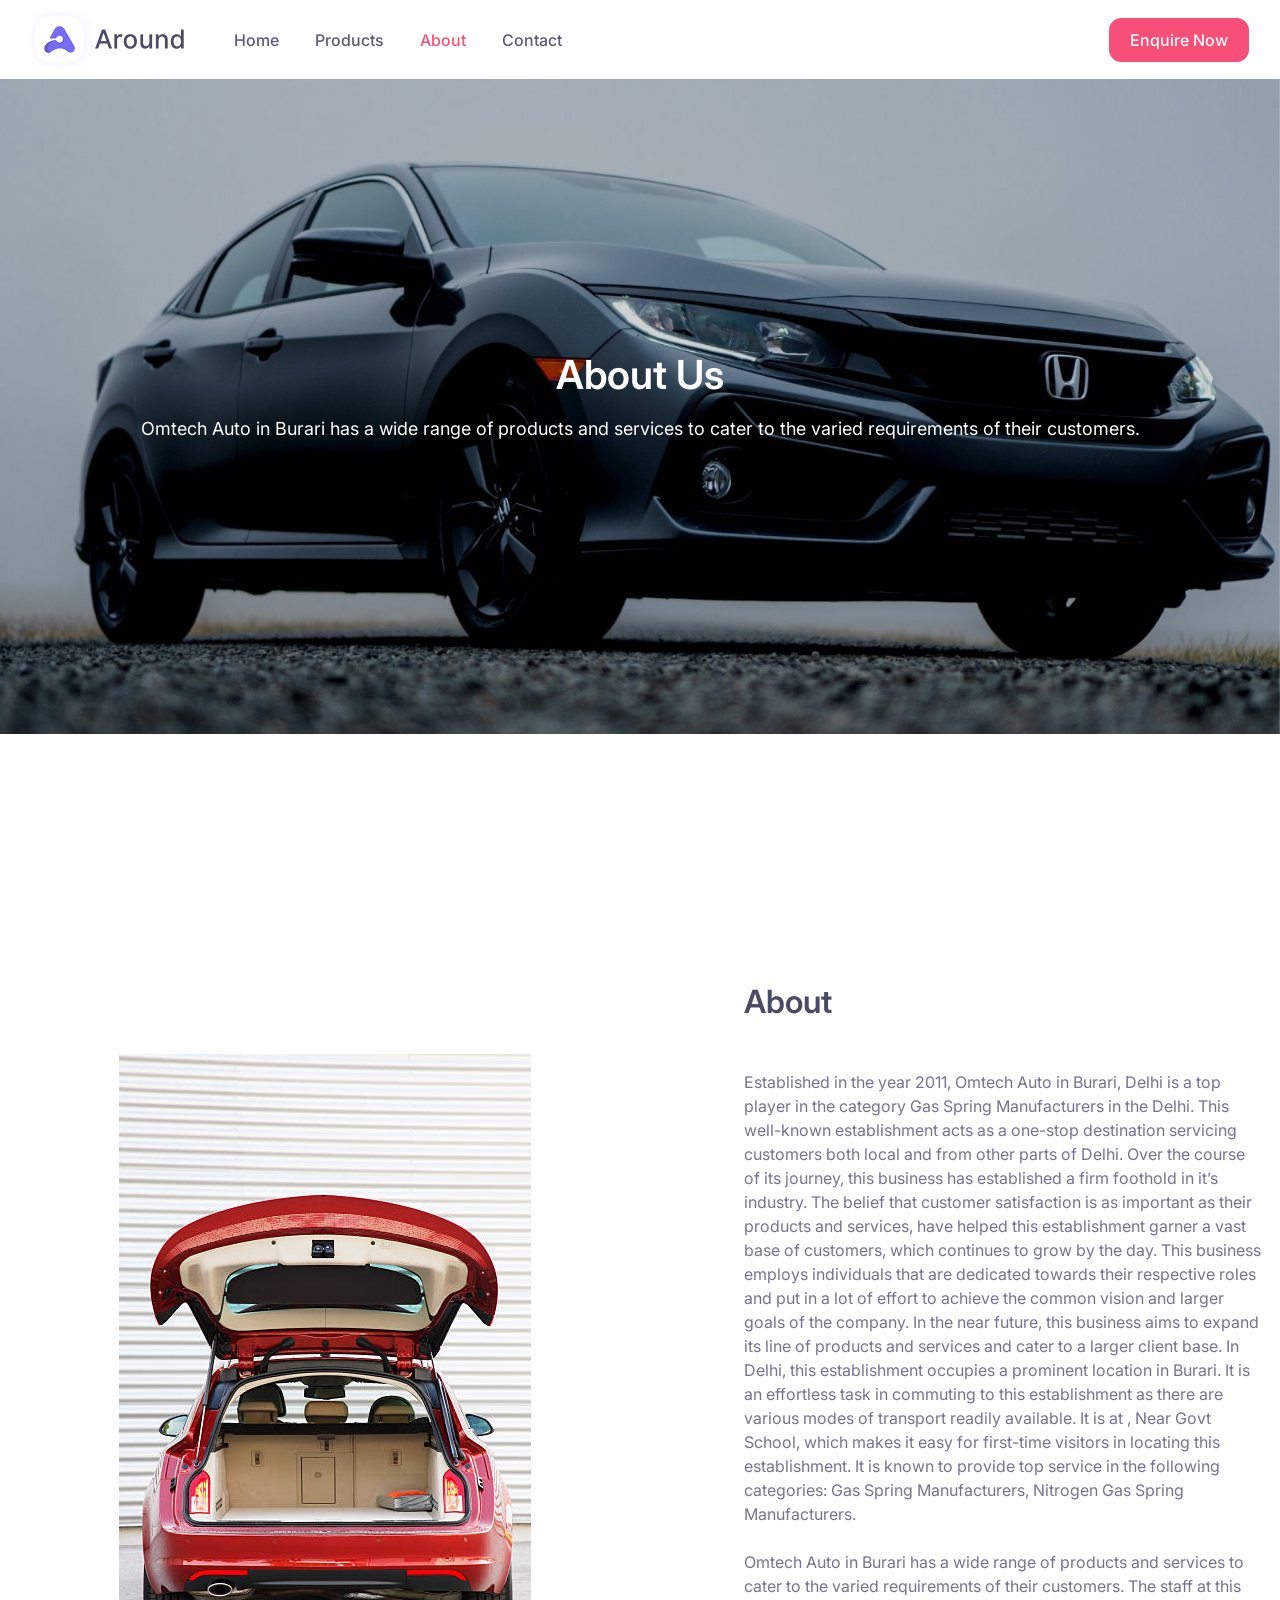
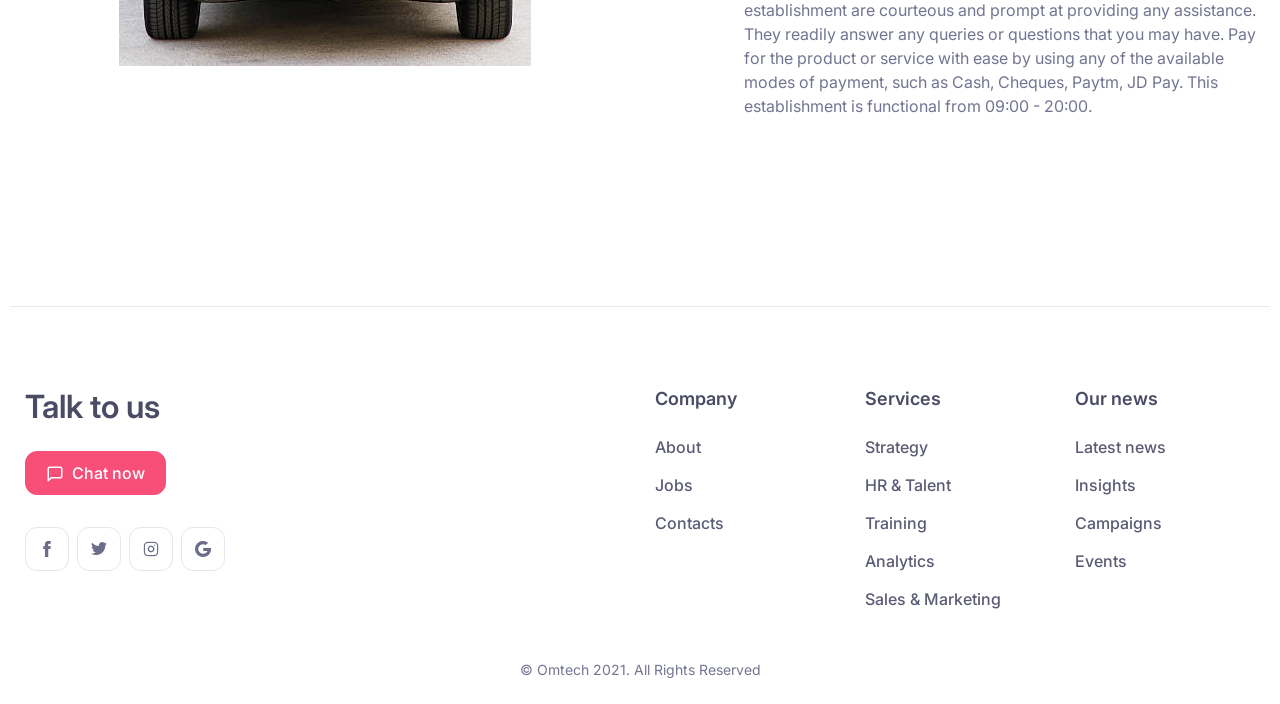
<file: about.html>
<!DOCTYPE html>
<html lang="en">
  <head>
    <meta charset="utf-8">
    <title>OmTech Auto</title>
    <meta
      name="description"
      content="Dicky /Trunk Shockers | For all car & buses as per OEA specification"
    />
    <meta
      name="keywords"
      content="Dicky shockers, OEA, Omtech auto, Schockers, car shockers, bus shockers, manufacture"
    />
    <meta name="author" content="OmTech Auto" />
    <!-- Viewport-->
    <meta name="viewport" content="width=device-width, initial-scale=1">
    <!-- Favicon and Touch Icons-->
    <link rel="apple-touch-icon" sizes="180x180" href="apple-touch-icon.png">
    <link rel="icon" type="image/png" sizes="32x32" href="favicon-32x32.png">
    <link rel="icon" type="image/png" sizes="16x16" href="favicon-16x16.png">
    <!-- <link rel="manifest" href="site.webmanifest"> -->
    <link rel="mask-icon" color="#5bbad5" href="safari-pinned-tab.svg">
    <meta name="msapplication-TileColor" content="#766df4">
    <meta name="theme-color" content="#ffffff">
    <!-- Page loading styles-->
    <style>
      .page-loading {
        position: fixed;
        top: 0;
        right: 0;
        bottom: 0;
        left: 0;
        width: 100%;
        height: 100%;
        -webkit-transition: all .4s .2s ease-in-out;
        transition: all .4s .2s ease-in-out;
        background-color: #fff;
        opacity: 0;
        visibility: hidden;
        z-index: 9999;
      }
      .page-loading.active {
        opacity: 1;
        visibility: visible;
      }
      .page-loading-inner {
        position: absolute;
        top: 50%;
        left: 0;
        width: 100%;
        text-align: center;
        -webkit-transform: translateY(-50%);
        transform: translateY(-50%);
        -webkit-transition: opacity .2s ease-in-out;
        transition: opacity .2s ease-in-out;
        opacity: 0;
      }
      .page-loading.active > .page-loading-inner {
        opacity: 1;
      }
      .page-loading-inner > span {
        display: block;
        font-family: 'Inter', sans-serif;
        font-size: 1rem;
        font-weight: normal;
        color: #737491;
      }
      .page-spinner {
        display: inline-block;
        width: 2.75rem;
        height: 2.75rem;
        margin-bottom: .75rem;
        vertical-align: text-bottom;
        border: .15em solid #766df4;
        border-right-color: transparent;
        border-radius: 50%;
        -webkit-animation: spinner .75s linear infinite;
        animation: spinner .75s linear infinite;
      }
      @-webkit-keyframes spinner {
        100% {
          -webkit-transform: rotate(360deg);
          transform: rotate(360deg);
        }
      }
      @keyframes spinner {
        100% {
          -webkit-transform: rotate(360deg);
          transform: rotate(360deg);
        }
      }
    </style>
    <!-- Page loading scripts-->
    <script>
      (function () {
        window.onload = function () {
          var preloader = document.querySelector('.page-loading');
          preloader.classList.remove('active');
          setTimeout(function () {
            preloader.remove();
          }, 2000);
        };
      })();
    </script>
    <!-- Vendor Styles-->
    <link rel="stylesheet" media="screen" href="assets/vendor/simplebar/dist/simplebar.min.css"/>
    <link rel="stylesheet" media="screen" href="assets/vendor/tiny-slider/dist/tiny-slider.css"/>
    <!-- Main Theme Styles + Bootstrap-->
    <link rel="stylesheet" media="screen" href="assets/css/theme.min.css">
    <!-- Google Tag Manager-->
    <!-- <script>
      (function(w,d,s,l,i){w[l]=w[l]||[];w[l].push({'gtm.start':
      new Date().getTime(),event:'gtm.js'});var f=d.getElementsByTagName(s)[0],
      j=d.createElement(s),dl=l!='dataLayer'?'&l='+l:'';j.async=true;j.src=
      'https://www.googletagmanager.com/gtm.js?id='+i+dl;f.parentNode.insertBefore(j,f);
      })(window,document,'script','dataLayer','GTM-WKV3GT5');
    </script> -->
  </head>
  <!-- Body-->
  <body>
    <!-- Google Tag Manager (noscript)-->
    <!-- <noscript>
      <iframe src="//www.googletagmanager.com/ns.html?id=GTM-WKV3GT5" height="0" width="0" style="display: none; visibility: hidden;"></iframe>
    </noscript> -->
    <!-- Page loading spinner-->
    <div class="page-loading active">
      <div class="page-loading-inner">
        <div class="page-spinner"></div><span>Loading...</span>
      </div>
    </div>
    <main class="page-wrapper">
      <header class="header navbar navbar-expand-lg navbar-light bg-light navbar-sticky" data-scroll-header="" data-fixed-element="">
        <div class="container px-0 px-xl-3">
          <button class="navbar-toggler ms-n2 me-2" type="button" data-bs-toggle="offcanvas" data-bs-target="#primaryMenu"><span class="navbar-toggler-icon"></span></button><a class="navbar-brand flex-shrink-0 order-lg-1 mx-auto ms-lg-0 pe-lg-2 me-lg-4" href="index.html"><img class="d-none d-lg-block" src="assets/img/logo/logo-dark.png" alt="Around" width="153"><img class="d-lg-none" src="assets/img/logo/logo-icon.png" alt="Around" width="58"></a>
          <div class="d-flex align-items-center order-lg-3 ms-lg-auto"><a href="#modal-signin" data-bs-toggle="modal" data-view="#modal-signup-view" class="btn btn-primary d-none d-lg-inline-block">Enquire Now</a></div>
          <div class="offcanvas offcanvas-collapse order-lg-2" id="primaryMenu">
            <div class="offcanvas-header navbar-shadow">
              <h5 class="mt-1 mb-0">Menu</h5>
              <button class="btn-close lead" type="button" data-bs-dismiss="offcanvas" aria-label="Close"></button>
            </div>
            <div class="offcanvas-body">
              <!-- Menu-->
              <ul class="navbar-nav">
                <li class="nav-item "><a class="nav-link" href="index.html">Home</a></li>
                  <li class="nav-item dropdown">
                    <a class="nav-link dropdown-toggle" href="#" data-bs-toggle="dropdown">Products</a>
                    <ul class="dropdown-menu">
                      <li><a class="dropdown-item" href="#">Action link</a></li>
                      <li class="dropdown"><a class="dropdown-item dropdown-toggle" href="#" data-bs-toggle="dropdown">Dropdown</a>
                        <ul class="dropdown-menu">
                          <li><a class="dropdown-item" href="#">Action link</a></li>
                          <li><a class="dropdown-item" href="#">Another action</a></li>
                          <li><a class="dropdown-item" href="#">Something else here</a></li>
                          <li><a class="dropdown-item" href="#">Yet another link</a></li>
                        </ul>
                      </li>
                      <li><a class="dropdown-item" href="#">Another action</a></li>
                      <li class="dropdown-divider"></li>
                      <li><a class="dropdown-item" href="#">Something else here</a></li>
                    </ul>
                  </li>
                  <li class="nav-item"><a class="nav-link active" href="about.html">About</a></li>

                  <li class="nav-item">
                    <a class="nav-link " href="contact.html">Contact</a>
                  </li>
              </ul>
            </div>
          </div>
        </div>
      </header>
      <!-- Page title-->
      <section class="jarallax py-7" data-jarallax="" data-speed="0.25">
        
        <div class="container py-5 py-sm-7 text-center">
          <div class="py-md-6">
            <h1 class="text-white pb-1">About Us</h1>
            <p class="fs-lg text-white">Omtech Auto in Burari has a wide range of products and services to cater to the varied requirements of their customers. </p>
          </div>
        </div>
      <div style="position: absolute; top: 0px; left: 0px; width: 100%; height: 100%; overflow: hidden; z-index: -100;" id="jarallax-container-0"><div class="jarallax-img" style="background-image: url(&quot;assets/img/about.jpg&quot;); object-fit: cover; object-position: 50% 50%; max-width: none; position: fixed; top: 0px; left: 0px; width: 1908px; height: 522.25px; overflow: hidden; pointer-events: none; transform-style: preserve-3d; backface-visibility: hidden; will-change: transform, opacity; margin-top: -22.125px; transform: translate3d(0px, -34.875px, 0px);" data-jarallax-original-styles="background-image: url(assets/img/about.jpg);"></div></div></section>
      
      <!-- about-->
      <section class="container pt-5 pt-lg-6">
        <!-- RWD Service-->
        <div class="row align-items-center border-bottom py-5">
          <div class="col-md-6 py-3"><img class="d-block mx-auto" src="assets/img/about-car.jpg" alt="Responsive Web Design"></div>
          <div class="col-md-6 px-3 pe-xl-0 ps-lg-5 ps-xl-6 py-2 py-lg-4">
            <div class="ms-sm-4 py-5 my-sm-0 py-md-6 py-lg-7" style="max-width: 520px;">
              <h2 class="mb-5">About</h2>
              <p>

                Established in the year 2011, Omtech Auto in Burari, Delhi is a top player in the category Gas Spring Manufacturers in the Delhi. This well-known establishment acts as a one-stop destination servicing customers both local and from other parts of Delhi. Over the course of its journey, this business has established a firm foothold in it’s industry. The belief that customer satisfaction is as important as their products and services, have helped this establishment garner a vast base of customers, which continues to grow by the day. This business employs individuals that are dedicated towards their respective roles and put in a lot of effort to achieve the common vision and larger goals of the company. In the near future, this business aims to expand its line of products and services and cater to a larger client base. In Delhi, this establishment occupies a prominent location in Burari. It is an effortless task in commuting to this establishment as there are various modes of transport readily available. It is at , Near Govt School, which makes it easy for first-time visitors in locating this establishment. It is known to provide top service in the following categories: Gas Spring Manufacturers, Nitrogen Gas Spring Manufacturers. 
                
                <br> <br>

                Omtech Auto in Burari has a wide range of products and services to cater to the varied requirements of their customers. The staff at this establishment are courteous and prompt at providing any assistance. They readily answer any queries or questions that you may have. Pay for the product or service with ease by using any of the available modes of payment, such as Cash, Cheques, Paytm, JD Pay. This establishment is functional from 09:00 - 20:00. 

              </p>
            </div>
          </div>
        </div>
      </section>
    </main>
    <!-- Footer-->
    <footer class="footer container pt-5 pt-md-6">
      <div class="row">
        <div class="col-xl-6 col-lg-5 col-md-4 mb-5 text-center text-md-start">
          <h2 class="mb-4">Talk to us</h2><a class="btn btn-danger mb-4" href="#"><i class="ai-message-square fs-lg me-2"></i>Chat now</a>
          <div class="pt-2"><a class="btn-social bs-outline bs-lg bs-facebook me-2 mb-2" href="#"><i class="ai-facebook"></i></a><a class="btn-social bs-outline bs-lg bs-twitter me-2 mb-2" href="#"><i class="ai-twitter"></i></a><a class="btn-social bs-outline bs-lg bs-instagram me-2 mb-2" href="#"><i class="ai-instagram"></i></a><a class="btn-social bs-outline bs-lg bs-google me-2 mb-2" href="#"><i class="ai-google"></i></a></div>
        </div>
        <div class="col-xl-6 col-lg-7 col-md-8 mb-5">
          <div class="row">
            <div class="col-6 col-sm-4">
              <div class="widget">
                <h4 class="widget-title">Company</h4>
                <ul>
                  <li><a class="widget-link" href="#">About</a></li>
                  <li><a class="widget-link" href="#">Jobs</a></li>
                  <li><a class="widget-link" href="#">Contacts</a></li>
                </ul>
              </div>
            </div>
            <div class="col-6 col-sm-4">
              <div class="widget">
                <h4 class="widget-title">Services</h4>
                <ul>
                  <li><a class="widget-link" href="#">Strategy</a></li>
                  <li><a class="widget-link" href="#">HR &amp; Talent</a></li>
                  <li><a class="widget-link" href="#">Training</a></li>
                  <li><a class="widget-link" href="#">Analytics</a></li>
                  <li><a class="widget-link" href="#">Sales &amp; Marketing</a></li>
                </ul>
              </div>
            </div>
            <div class="d-none d-sm-block col-sm-4">
              <div class="widget">
                <h4 class="widget-title">Our news</h4>
                <ul>
                  <li><a class="widget-link" href="#">Latest news</a></li>
                  <li><a class="widget-link" href="#">Insights</a></li>
                  <li><a class="widget-link" href="#">Campaigns</a></li>
                  <li><a class="widget-link" href="#">Events</a></li>
                </ul>
              </div>
            </div>
          </div>
        </div>
      </div>
      <p class="fs-sm text-center pb-4 mt-n1 mb-0"><span >© Omtech 2021. All Rights Reserved </span></p>
    </footer>
    <!-- Back to top button--><a class="btn-scroll-top" href="#top" data-scroll data-fixed-element><span class="btn-scroll-top-tooltip text-muted fs-sm me-2">Top</span><i class="btn-scroll-top-icon ai-arrow-up">   </i></a>
    <!-- Vendor scrits: js libraries and plugins-->
    <script src="assets/vendor/bootstrap/dist/js/bootstrap.bundle.min.js"></script>
    <script src="assets/vendor/simplebar/dist/simplebar.min.js"></script>
    <script src="assets/vendor/smooth-scroll/dist/smooth-scroll.polyfills.min.js"></script>
    <script src="assets/vendor/tiny-slider/dist/min/tiny-slider.js"></script>
    <script src="assets/vendor/jarallax/dist/jarallax.min.js"></script>
    <script src="assets/vendor/imagesloaded/imagesloaded.pkgd.min.js"></script>
    <script src="assets/vendor/shufflejs/dist/shuffle.min.js"></script>
    <!-- Main theme script-->
    <script src="assets/js/theme.min.js"></script>
  </body>
</html>
</file>
<file: assets/vendor/tiny-slider/dist/tiny-slider.css>
.tns-outer{padding:0 !important}.tns-outer [hidden]{display:none !important}.tns-outer [aria-controls],.tns-outer [data-action]{cursor:pointer}.tns-slider{-webkit-transition:all 0s;-moz-transition:all 0s;transition:all 0s}.tns-slider>.tns-item{-webkit-box-sizing:border-box;-moz-box-sizing:border-box;box-sizing:border-box}.tns-horizontal.tns-subpixel{white-space:nowrap}.tns-horizontal.tns-subpixel>.tns-item{display:inline-block;vertical-align:top;white-space:normal}.tns-horizontal.tns-no-subpixel:after{content:'';display:table;clear:both}.tns-horizontal.tns-no-subpixel>.tns-item{float:left}.tns-horizontal.tns-carousel.tns-no-subpixel>.tns-item{margin-right:-100%}.tns-no-calc{position:relative;left:0}.tns-gallery{position:relative;left:0;min-height:1px}.tns-gallery>.tns-item{position:absolute;left:-100%;-webkit-transition:transform 0s, opacity 0s;-moz-transition:transform 0s, opacity 0s;transition:transform 0s, opacity 0s}.tns-gallery>.tns-slide-active{position:relative;left:auto !important}.tns-gallery>.tns-moving{-webkit-transition:all 0.25s;-moz-transition:all 0.25s;transition:all 0.25s}.tns-autowidth{display:inline-block}.tns-lazy-img{-webkit-transition:opacity 0.6s;-moz-transition:opacity 0.6s;transition:opacity 0.6s;opacity:0.6}.tns-lazy-img.tns-complete{opacity:1}.tns-ah{-webkit-transition:height 0s;-moz-transition:height 0s;transition:height 0s}.tns-ovh{overflow:hidden}.tns-visually-hidden{position:absolute;left:-10000em}.tns-transparent{opacity:0;visibility:hidden}.tns-fadeIn{opacity:1;filter:alpha(opacity=100);z-index:0}.tns-normal,.tns-fadeOut{opacity:0;filter:alpha(opacity=0);z-index:-1}.tns-vpfix{white-space:nowrap}.tns-vpfix>div,.tns-vpfix>li{display:inline-block}.tns-t-subp2{margin:0 auto;width:310px;position:relative;height:10px;overflow:hidden}.tns-t-ct{width:2333.3333333%;width:-webkit-calc(100% * 70 / 3);width:-moz-calc(100% * 70 / 3);width:calc(100% * 70 / 3);position:absolute;right:0}.tns-t-ct:after{content:'';display:table;clear:both}.tns-t-ct>div{width:1.4285714%;width:-webkit-calc(100% / 70);width:-moz-calc(100% / 70);width:calc(100% / 70);height:10px;float:left}

/*# sourceMappingURL=sourcemaps/tiny-slider.css.map */
</file>
<file: assets/vendor/simplebar/dist/simplebar.min.css>
[data-simplebar]{position:relative;flex-direction:column;flex-wrap:wrap;justify-content:flex-start;align-content:flex-start;align-items:flex-start}.simplebar-wrapper{overflow:hidden;width:inherit;height:inherit;max-width:inherit;max-height:inherit}.simplebar-mask{direction:inherit;position:absolute;overflow:hidden;padding:0;margin:0;left:0;top:0;bottom:0;right:0;width:auto!important;height:auto!important;z-index:0}.simplebar-offset{direction:inherit!important;box-sizing:inherit!important;resize:none!important;position:absolute;top:0;left:0;bottom:0;right:0;padding:0;margin:0;-webkit-overflow-scrolling:touch}.simplebar-content-wrapper{direction:inherit;box-sizing:border-box!important;position:relative;display:block;height:100%;width:auto;max-width:100%;max-height:100%;scrollbar-width:none;-ms-overflow-style:none}.simplebar-content-wrapper::-webkit-scrollbar,.simplebar-hide-scrollbar::-webkit-scrollbar{width:0;height:0}.simplebar-content:after,.simplebar-content:before{content:' ';display:table}.simplebar-placeholder{max-height:100%;max-width:100%;width:100%;pointer-events:none}.simplebar-height-auto-observer-wrapper{box-sizing:inherit!important;height:100%;width:100%;max-width:1px;position:relative;float:left;max-height:1px;overflow:hidden;z-index:-1;padding:0;margin:0;pointer-events:none;flex-grow:inherit;flex-shrink:0;flex-basis:0}.simplebar-height-auto-observer{box-sizing:inherit;display:block;opacity:0;position:absolute;top:0;left:0;height:1000%;width:1000%;min-height:1px;min-width:1px;overflow:hidden;pointer-events:none;z-index:-1}.simplebar-track{z-index:1;position:absolute;right:0;bottom:0;pointer-events:none;overflow:hidden}[data-simplebar].simplebar-dragging .simplebar-content{pointer-events:none;user-select:none;-webkit-user-select:none}[data-simplebar].simplebar-dragging .simplebar-track{pointer-events:all}.simplebar-scrollbar{position:absolute;left:0;right:0;min-height:10px}.simplebar-scrollbar:before{position:absolute;content:'';background:#000;border-radius:7px;left:2px;right:2px;opacity:0;transition:opacity .2s linear}.simplebar-scrollbar.simplebar-visible:before{opacity:.5;transition:opacity 0s linear}.simplebar-track.simplebar-vertical{top:0;width:11px}.simplebar-track.simplebar-vertical .simplebar-scrollbar:before{top:2px;bottom:2px}.simplebar-track.simplebar-horizontal{left:0;height:11px}.simplebar-track.simplebar-horizontal .simplebar-scrollbar:before{height:100%;left:2px;right:2px}.simplebar-track.simplebar-horizontal .simplebar-scrollbar{right:auto;left:0;top:2px;height:7px;min-height:0;min-width:10px;width:auto}[data-simplebar-direction=rtl] .simplebar-track.simplebar-vertical{right:auto;left:0}.hs-dummy-scrollbar-size{direction:rtl;position:fixed;opacity:0;visibility:hidden;height:500px;width:500px;overflow-y:hidden;overflow-x:scroll}.simplebar-hide-scrollbar{position:fixed;left:0;visibility:hidden;overflow-y:scroll;scrollbar-width:none;-ms-overflow-style:none}
</file>
<file: assets/css/theme.min.css>
@import url("https://fonts.googleapis.com/css?family=Inter:300,400,500,600,700&display=swap");
@font-face {
  font-family: "around-icons";
  src: url("../fonts/around-icons.ttf") format("truetype"),
    url("../fonts/around-icons.woff") format("woff"),
    url("../fonts/around-icons.svg") format("svg");
  font-weight: normal;
  font-style: normal;
  font-display: block;
}
[class^="ai-"],
[class*=" ai-"] {
  display: inline-block;
  font-family: "around-icons" !important;
  speak: never;
  font-style: normal;
  font-weight: normal !important;
  font-variant: normal;
  text-transform: none;
  line-height: 1;
  vertical-align: middle;
  -webkit-font-smoothing: antialiased;
  -moz-osx-font-smoothing: grayscale;
}
.ai-activity:before {
  content: "";
}
.ai-airplay:before {
  content: "";
}
.ai-alert-circle:before {
  content: "";
}
.ai-alert-octagon:before {
  content: "";
}
.ai-alert-triangle:before {
  content: "";
}
.ai-align-center:before {
  content: "";
}
.ai-align-justify:before {
  content: "";
}
.ai-align-left:before {
  content: "";
}
.ai-align-right:before {
  content: "";
}
.ai-anchor:before {
  content: "";
}
.ai-aperture:before {
  content: "";
}
.ai-archive:before {
  content: "";
}
.ai-arrow-down-circle:before {
  content: "";
}
.ai-arrow-down-left:before {
  content: "";
}
.ai-arrow-down-right:before {
  content: "";
}
.ai-arrow-down:before {
  content: "";
}
.ai-arrow-left-circle:before {
  content: "";
}
.ai-arrow-left:before {
  content: "";
}
.ai-arrow-right-circle:before {
  content: "";
}
.ai-arrow-right:before {
  content: "";
}
.ai-arrow-up-circle:before {
  content: "";
}
.ai-arrow-up-left:before {
  content: "";
}
.ai-arrow-up-right:before {
  content: "";
}
.ai-arrow-up:before {
  content: "";
}
.ai-at-sign:before {
  content: "";
}
.ai-award:before {
  content: "";
}
.ai-bar-chart-2:before {
  content: "";
}
.ai-bar-chart:before {
  content: "";
}
.ai-battery-charging:before {
  content: "";
}
.ai-battery:before {
  content: "";
}
.ai-behance:before {
  content: "";
}
.ai-bell-off:before {
  content: "";
}
.ai-bell:before {
  content: "";
}
.ai-bluetooth:before {
  content: "";
}
.ai-bold:before {
  content: "";
}
.ai-book-open:before {
  content: "";
}
.ai-book:before {
  content: "";
}
.ai-bookmark:before {
  content: "";
}
.ai-box:before {
  content: "";
}
.ai-briefcase:before {
  content: "";
}
.ai-calendar:before {
  content: "";
}
.ai-camera-off:before {
  content: "";
}
.ai-camera:before {
  content: "";
}
.ai-cast:before {
  content: "";
}
.ai-check-circle:before {
  content: "";
}
.ai-check-square:before {
  content: "";
}
.ai-check:before {
  content: "";
}
.ai-chevron-down:before {
  content: "";
}
.ai-chevron-left:before {
  content: "";
}
.ai-chevron-right:before {
  content: "";
}
.ai-chevron-up:before {
  content: "";
}
.ai-chevrons-down:before {
  content: "";
}
.ai-chevrons-left:before {
  content: "";
}
.ai-chevrons-right:before {
  content: "";
}
.ai-chevrons-up:before {
  content: "";
}
.ai-chrome:before {
  content: "";
}
.ai-clipboard:before {
  content: "";
}
.ai-clock:before {
  content: "";
}
.ai-cloud-drizzle:before {
  content: "";
}
.ai-cloud-lightning:before {
  content: "";
}
.ai-cloud-off:before {
  content: "";
}
.ai-cloud-rain:before {
  content: "";
}
.ai-cloud-snow:before {
  content: "";
}
.ai-cloud:before {
  content: "";
}
.ai-code:before {
  content: "";
}
.ai-codepen:before {
  content: "";
}
.ai-codesandbox:before {
  content: "";
}
.ai-coffee:before {
  content: "";
}
.ai-columns:before {
  content: "";
}
.ai-command:before {
  content: "";
}
.ai-compass:before {
  content: "";
}
.ai-copy:before {
  content: "";
}
.ai-corner-down-left:before {
  content: "";
}
.ai-corner-down-right:before {
  content: "";
}
.ai-corner-left-down:before {
  content: "";
}
.ai-corner-left-up:before {
  content: "";
}
.ai-corner-right-down:before {
  content: "";
}
.ai-corner-right-up:before {
  content: "";
}
.ai-corner-up-left:before {
  content: "";
}
.ai-corner-up-right:before {
  content: "";
}
.ai-cpu:before {
  content: "";
}
.ai-credit-card:before {
  content: "";
}
.ai-crop:before {
  content: "";
}
.ai-crosshair:before {
  content: "";
}
.ai-database:before {
  content: "";
}
.ai-delete:before {
  content: "";
}
.ai-disc:before {
  content: "";
}
.ai-dollar-sign:before {
  content: "";
}
.ai-download-cloud:before {
  content: "";
}
.ai-download:before {
  content: "";
}
.ai-dribbble:before {
  content: "";
}
.ai-droplet:before {
  content: "";
}
.ai-edit-2:before {
  content: "";
}
.ai-edit-3:before {
  content: "";
}
.ai-edit:before {
  content: "";
}
.ai-external-link:before {
  content: "";
}
.ai-eye-off:before {
  content: "";
}
.ai-eye:before {
  content: "";
}
.ai-facebook:before {
  content: "";
}
.ai-fast-forward:before {
  content: "";
}
.ai-feather:before {
  content: "";
}
.ai-figma:before {
  content: "";
}
.ai-file-minus:before {
  content: "";
}
.ai-file-plus:before {
  content: "";
}
.ai-file-text:before {
  content: "";
}
.ai-file:before {
  content: "";
}
.ai-film:before {
  content: "";
}
.ai-filter-alt:before {
  content: "";
}
.ai-filter:before {
  content: "";
}
.ai-flag:before {
  content: "";
}
.ai-folder-minus:before {
  content: "";
}
.ai-folder-plus:before {
  content: "";
}
.ai-folder:before {
  content: "";
}
.ai-framer:before {
  content: "";
}
.ai-frown:before {
  content: "";
}
.ai-gift:before {
  content: "";
}
.ai-git-branch:before {
  content: "";
}
.ai-git-commit:before {
  content: "";
}
.ai-git-merge:before {
  content: "";
}
.ai-git-pull-request:before {
  content: "";
}
.ai-github:before {
  content: "";
}
.ai-gitlab:before {
  content: "";
}
.ai-globe:before {
  content: "";
}
.ai-google:before {
  content: "";
}
.ai-grid:before {
  content: "";
}
.ai-hangouts:before {
  content: "";
}
.ai-hard-drive:before {
  content: "";
}
.ai-hash:before {
  content: "";
}
.ai-headphones:before {
  content: "";
}
.ai-heart:before {
  content: "";
}
.ai-help-circle:before {
  content: "";
}
.ai-hexagon:before {
  content: "";
}
.ai-home:before {
  content: "";
}
.ai-image:before {
  content: "";
}
.ai-inbox:before {
  content: "";
}
.ai-info:before {
  content: "";
}
.ai-instagram:before {
  content: "";
}
.ai-italic:before {
  content: "";
}
.ai-key:before {
  content: "";
}
.ai-layers:before {
  content: "";
}
.ai-layout:before {
  content: "";
}
.ai-life-buoy:before {
  content: "";
}
.ai-link-2:before {
  content: "";
}
.ai-link:before {
  content: "";
}
.ai-linkedin:before {
  content: "";
}
.ai-list:before {
  content: "";
}
.ai-loader:before {
  content: "";
}
.ai-lock:before {
  content: "";
}
.ai-log-in:before {
  content: "";
}
.ai-log-out:before {
  content: "";
}
.ai-mail:before {
  content: "";
}
.ai-map-pin:before {
  content: "";
}
.ai-map:before {
  content: "";
}
.ai-maximize-2:before {
  content: "";
}
.ai-maximize:before {
  content: "";
}
.ai-meh:before {
  content: "";
}
.ai-menu:before {
  content: "";
}
.ai-message-circle:before {
  content: "";
}
.ai-message-square:before {
  content: "";
}
.ai-messenger:before {
  content: "";
}
.ai-mic-off:before {
  content: "";
}
.ai-mic:before {
  content: "";
}
.ai-minimize-2:before {
  content: "";
}
.ai-minimize:before {
  content: "";
}
.ai-minus-circle:before {
  content: "";
}
.ai-minus-square:before {
  content: "";
}
.ai-minus:before {
  content: "";
}
.ai-monitor:before {
  content: "";
}
.ai-moon:before {
  content: "";
}
.ai-more-horizontal:before {
  content: "";
}
.ai-more-vertical:before {
  content: "";
}
.ai-mouse-pointer:before {
  content: "";
}
.ai-move:before {
  content: "";
}
.ai-music:before {
  content: "";
}
.ai-navigation-2:before {
  content: "";
}
.ai-navigation:before {
  content: "";
}
.ai-octagon:before {
  content: "";
}
.ai-odnoklassniki:before {
  content: "";
}
.ai-package:before {
  content: "";
}
.ai-paperclip:before {
  content: "";
}
.ai-pause-circle:before {
  content: "";
}
.ai-pause:before {
  content: "";
}
.ai-paypal:before {
  content: "";
}
.ai-pen-tool:before {
  content: "";
}
.ai-percent:before {
  content: "";
}
.ai-phone-call:before {
  content: "";
}
.ai-phone-forwarded:before {
  content: "";
}
.ai-phone-incoming:before {
  content: "";
}
.ai-phone-missed:before {
  content: "";
}
.ai-phone-off:before {
  content: "";
}
.ai-phone-outgoing:before {
  content: "";
}
.ai-phone:before {
  content: "";
}
.ai-pie-chart:before {
  content: "";
}
.ai-pinterest:before {
  content: "";
}
.ai-play-circle:before {
  content: "";
}
.ai-play:before {
  content: "";
}
.ai-plus-circle:before {
  content: "";
}
.ai-plus-square:before {
  content: "";
}
.ai-plus:before {
  content: "";
}
.ai-pocket:before {
  content: "";
}
.ai-power:before {
  content: "";
}
.ai-printer:before {
  content: "";
}
.ai-radio:before {
  content: "";
}
.ai-refresh-ccw:before {
  content: "";
}
.ai-refresh-cw:before {
  content: "";
}
.ai-repeat:before {
  content: "";
}
.ai-rewind:before {
  content: "";
}
.ai-rotate-ccw:before {
  content: "";
}
.ai-rotate-cw:before {
  content: "";
}
.ai-rss:before {
  content: "";
}
.ai-save:before {
  content: "";
}
.ai-scissors:before {
  content: "";
}
.ai-search:before {
  content: "";
}
.ai-send:before {
  content: "";
}
.ai-server:before {
  content: "";
}
.ai-settings:before {
  content: "";
}
.ai-share-2:before {
  content: "";
}
.ai-share:before {
  content: "";
}
.ai-shield-off:before {
  content: "";
}
.ai-shield:before {
  content: "";
}
.ai-shopping-bag:before {
  content: "";
}
.ai-shopping-cart:before {
  content: "";
}
.ai-shuffle:before {
  content: "";
}
.ai-sidebar:before {
  content: "";
}
.ai-skip-back:before {
  content: "";
}
.ai-skip-forward:before {
  content: "";
}
.ai-skype:before {
  content: "";
}
.ai-slack:before {
  content: "";
}
.ai-slash:before {
  content: "";
}
.ai-sliders:before {
  content: "";
}
.ai-smartphone:before {
  content: "";
}
.ai-smile:before {
  content: "";
}
.ai-speaker:before {
  content: "";
}
.ai-star:before {
  content: "";
}
.ai-stop-circle:before {
  content: "";
}
.ai-sun:before {
  content: "";
}
.ai-sunrise:before {
  content: "";
}
.ai-sunset:before {
  content: "";
}
.ai-tablet:before {
  content: "";
}
.ai-tag:before {
  content: "";
}
.ai-target:before {
  content: "";
}
.ai-telegram:before {
  content: "";
}
.ai-terminal:before {
  content: "";
}
.ai-thermometer:before {
  content: "";
}
.ai-thumbs-down:before {
  content: "";
}
.ai-thumbs-up:before {
  content: "";
}
.ai-toggle-left:before {
  content: "";
}
.ai-toggle-right:before {
  content: "";
}
.ai-tool:before {
  content: "";
}
.ai-trash-2:before {
  content: "";
}
.ai-trash:before {
  content: "";
}
.ai-trello:before {
  content: "";
}
.ai-trending-down:before {
  content: "";
}
.ai-trending-up:before {
  content: "";
}
.ai-truck:before {
  content: "";
}
.ai-tumblr:before {
  content: "";
}
.ai-tv:before {
  content: "";
}
.ai-twitch:before {
  content: "";
}
.ai-twitter:before {
  content: "";
}
.ai-type:before {
  content: "";
}
.ai-umbrella:before {
  content: "";
}
.ai-underline:before {
  content: "";
}
.ai-unlock:before {
  content: "";
}
.ai-upload-cloud:before {
  content: "";
}
.ai-upload:before {
  content: "";
}
.ai-user-check:before {
  content: "";
}
.ai-user-minus:before {
  content: "";
}
.ai-user-plus:before {
  content: "";
}
.ai-user-x:before {
  content: "";
}
.ai-user:before {
  content: "";
}
.ai-users:before {
  content: "";
}
.ai-viber:before {
  content: "";
}
.ai-video-off:before {
  content: "";
}
.ai-video:before {
  content: "";
}
.ai-vimeo:before {
  content: "";
}
.ai-vk:before {
  content: "";
}
.ai-voicemail:before {
  content: "";
}
.ai-volume-1:before {
  content: "";
}
.ai-volume-2:before {
  content: "";
}
.ai-volume-x:before {
  content: "";
}
.ai-volume:before {
  content: "";
}
.ai-watch:before {
  content: "";
}
.ai-wechat:before {
  content: "";
}
.ai-wifi-off:before {
  content: "";
}
.ai-wifi:before {
  content: "";
}
.ai-wind:before {
  content: "";
}
.ai-x-circle:before {
  content: "";
}
.ai-x-octagon:before {
  content: "";
}
.ai-x-square:before {
  content: "";
}
.ai-x:before {
  content: "";
}
.ai-youtube:before {
  content: "";
}
.ai-zap-off:before {
  content: "";
}
.ai-zap:before {
  content: "";
}
.ai-zoom-in:before {
  content: "";
}
.ai-zoom-out:before {
  content: "";
}
.ai-quotes:before {
  content: "";
}
.ai-star-filled:before {
  content: "";
}
.ai-whatsapp:before {
  content: "";
} /*!
 * Bootstrap v5.0.1 (https://getbootstrap.com/)
 * Copyright 2011-2021 The Bootstrap Authors
 * Copyright 2011-2021 Twitter, Inc.
 * Licensed under MIT (https://github.com/twbs/bootstrap/blob/main/LICENSE)
 */
:root {
  --bs-blue: #0d6efd;
  --bs-indigo: #6610f2;
  --bs-purple: #6f42c1;
  --bs-pink: #d63384;
  --bs-red: #dc3545;
  --bs-orange: #fd7e14;
  --bs-yellow: #ffc107;
  --bs-green: #198754;
  --bs-teal: #20c997;
  --bs-cyan: #0dcaf0;
  --bs-white: #fff;
  --bs-gray: #737491;
  --bs-gray-dark: #4a4b65;
  --bs-primary: #f74f78;
  --bs-secondary: #f7f7fc;
  --bs-success: #16c995;
  --bs-info: #6a9bf4;
  --bs-warning: #ffb15c;
  --bs-danger: #f74f78;
  --bs-light: #fff;
  --bs-dark: #37384e;
  --bs-font-sans-serif: "Inter", sans-serif;
  --bs-font-monospace: SFMono-Regular, Menlo, Monaco, Consolas,
    "Liberation Mono", "Courier New", monospace;
  --bs-gradient: linear-gradient(
    to right,
    #f74f78 0%,
    #f74f78 30%,
    #6a9bf4 100%
  );
}
*,
*::before,
*::after {
  box-sizing: border-box;
}
body {
  margin: 0;
  font-family: var(--bs-font-sans-serif);
  font-size: 1rem;
  font-weight: 400;
  line-height: 1.5;
  color: #737491;
  background-color: #fff;
  -webkit-text-size-adjust: 100%;
  -webkit-tap-highlight-color: rgba(0, 0, 0, 0);
}
hr {
  margin: 1rem 0;
  color: inherit;
  background-color: currentColor;
  border: 0;
  opacity: 0.25;
}
hr:not([size]) {
  height: 1px;
}
h1,
.h1,
h2,
.h2,
h3,
.h3,
h4,
.h4,
h5,
.h5,
h6,
.h6 {
  margin-top: 0;
  margin-bottom: 0.75rem;
  font-weight: 600;
  line-height: 1.2;
  color: #4a4b65;
}
h1,
.h1 {
  font-size: calc(1.375rem + 1.5vw);
}
@media (min-width: 1200px) {
  h1,
  .h1 {
    font-size: 2.5rem;
  }
}
h2,
.h2 {
  font-size: calc(1.325rem + 0.9vw);
}
@media (min-width: 1200px) {
  h2,
  .h2 {
    font-size: 2rem;
  }
}
h3,
.h3 {
  font-size: calc(1.2875rem + 0.45vw);
}
@media (min-width: 1200px) {
  h3,
  .h3 {
    font-size: 1.625rem;
  }
}
h4,
.h4 {
  font-size: calc(1.2625rem + 0.15vw);
}
@media (min-width: 1200px) {
  h4,
  .h4 {
    font-size: 1.375rem;
  }
}
h5,
.h5 {
  font-size: 1.125rem;
}
h6,
.h6 {
  font-size: 1rem;
}
p {
  margin-top: 0;
  margin-bottom: 1.25rem;
}
abbr[title],
abbr[data-bs-original-title] {
  -webkit-text-decoration: underline dotted;
  text-decoration: underline dotted;
  cursor: help;
  -webkit-text-decoration-skip-ink: none;
  text-decoration-skip-ink: none;
}
address {
  margin-bottom: 1rem;
  font-style: normal;
  line-height: inherit;
}
ol,
ul {
  padding-left: 2rem;
}
ol,
ul,
dl {
  margin-top: 0;
  margin-bottom: 1rem;
}
ol ol,
ul ul,
ol ul,
ul ol {
  margin-bottom: 0;
}
dt {
  font-weight: 700;
}
dd {
  margin-bottom: 0.5rem;
  margin-left: 0;
}
blockquote {
  margin: 0 0 1rem;
}
b,
strong {
  font-weight: bolder;
}
small,
.small {
  font-size: 0.875em;
}
mark,
.mark {
  padding: 0.2em;
  background-color: #fcf8e3;
}
sub,
sup {
  position: relative;
  font-size: 0.75em;
  line-height: 0;
  vertical-align: baseline;
}
sub {
  bottom: -0.25em;
}
sup {
  top: -0.5em;
}
a {
  color: #f74f78;
  text-decoration: none;
}
a:hover {
  color: #493ef0;
  text-decoration: underline;
}
a:not([href]):not([class]),
a:not([href]):not([class]):hover {
  color: inherit;
  text-decoration: none;
}
pre,
code,
kbd,
samp {
  font-family: var(--bs-font-monospace);
  font-size: 1em;
  direction: ltr /* rtl:ignore */;
  unicode-bidi: bidi-override;
}
pre {
  display: block;
  margin-top: 0;
  margin-bottom: 1rem;
  overflow: auto;
  font-size: 0.875em;
  color: #4f5067;
}
pre code {
  font-size: inherit;
  color: inherit;
  word-break: normal;
}
code {
  font-size: 0.875em;
  color: #d63384;
  word-wrap: break-word;
}
a > code {
  color: inherit;
}
kbd {
  padding: 0.2rem 0.4rem;
  font-size: 0.875em;
  color: #fff;
  background-color: #4a4b65;
  border-radius: 0.5rem;
}
kbd kbd {
  padding: 0;
  font-size: 1em;
  font-weight: 700;
}
figure {
  margin: 0 0 1rem;
}
img,
svg {
  vertical-align: middle;
}
table {
  caption-side: bottom;
  border-collapse: collapse;
}
caption {
  padding-top: 0.75rem;
  padding-bottom: 0.75rem;
  color: #9e9fb4;
  text-align: left;
}
th {
  font-weight: 600;
  text-align: inherit;
  text-align: -webkit-match-parent;
}
thead,
tbody,
tfoot,
tr,
td,
th {
  border-color: inherit;
  border-style: solid;
  border-width: 0;
}
label {
  display: inline-block;
}
button {
  border-radius: 0;
}
button:focus:not(:focus-visible) {
  outline: 0;
}
input,
button,
select,
optgroup,
textarea {
  margin: 0;
  font-family: inherit;
  font-size: inherit;
  line-height: inherit;
}
button,
select {
  text-transform: none;
}
[role="button"] {
  cursor: pointer;
}
select {
  word-wrap: normal;
}
select:disabled {
  opacity: 1;
}
[list]::-webkit-calendar-picker-indicator {
  display: none;
}
button,
[type="button"],
[type="reset"],
[type="submit"] {
  -webkit-appearance: button;
}
button:not(:disabled),
[type="button"]:not(:disabled),
[type="reset"]:not(:disabled),
[type="submit"]:not(:disabled) {
  cursor: pointer;
}
::-moz-focus-inner {
  padding: 0;
  border-style: none;
}
textarea {
  resize: vertical;
}
fieldset {
  min-width: 0;
  padding: 0;
  margin: 0;
  border: 0;
}
legend {
  float: left;
  width: 100%;
  padding: 0;
  margin-bottom: 0.5rem;
  font-size: calc(1.275rem + 0.3vw);
  line-height: inherit;
}
@media (min-width: 1200px) {
  legend {
    font-size: 1.5rem;
  }
}
legend + * {
  clear: left;
}
::-webkit-datetime-edit-fields-wrapper,
::-webkit-datetime-edit-text,
::-webkit-datetime-edit-minute,
::-webkit-datetime-edit-hour-field,
::-webkit-datetime-edit-day-field,
::-webkit-datetime-edit-month-field,
::-webkit-datetime-edit-year-field {
  padding: 0;
}
::-webkit-inner-spin-button {
  height: auto;
}
[type="search"] {
  outline-offset: -2px;
  -webkit-appearance: textfield;
}
::-webkit-search-decoration {
  -webkit-appearance: none;
}
::-webkit-color-swatch-wrapper {
  padding: 0;
}
::file-selector-button {
  font: inherit;
}
::-webkit-file-upload-button {
  font: inherit;
  -webkit-appearance: button;
}
output {
  display: inline-block;
}
iframe {
  border: 0;
}
summary {
  display: list-item;
  cursor: pointer;
}
progress {
  vertical-align: baseline;
}
[hidden] {
  display: none !important;
}
.lead {
  font-size: calc(1.275rem + 0.3vw);
  font-weight: 400;
}
@media (min-width: 1200px) {
  .lead {
    font-size: 1.5rem;
  }
}
.display-1 {
  font-size: calc(1.575rem + 3.9vw);
  font-weight: 600;
  line-height: 1;
}
@media (min-width: 1200px) {
  .display-1 {
    font-size: 4.5rem;
  }
}
.display-2 {
  font-size: calc(1.525rem + 3.3vw);
  font-weight: 600;
  line-height: 1;
}
@media (min-width: 1200px) {
  .display-2 {
    font-size: 4rem;
  }
}
.display-3 {
  font-size: calc(1.475rem + 2.7vw);
  font-weight: 600;
  line-height: 1;
}
@media (min-width: 1200px) {
  .display-3 {
    font-size: 3.5rem;
  }
}
.display-4 {
  font-size: calc(1.425rem + 2.1vw);
  font-weight: 600;
  line-height: 1;
}
@media (min-width: 1200px) {
  .display-4 {
    font-size: 3rem;
  }
}
.display-5 {
  font-size: calc(1.375rem + 1.5vw);
  font-weight: 600;
  line-height: 1;
}
@media (min-width: 1200px) {
  .display-5 {
    font-size: 2.5rem;
  }
}
.display-6 {
  font-size: calc(1.325rem + 0.9vw);
  font-weight: 600;
  line-height: 1;
}
@media (min-width: 1200px) {
  .display-6 {
    font-size: 2rem;
  }
}
.list-unstyled {
  padding-left: 0;
  list-style: none;
}
.list-inline {
  padding-left: 0;
  list-style: none;
}
.list-inline-item {
  display: inline-block;
}
.list-inline-item:not(:last-child) {
  margin-right: 0.5rem;
}
.initialism {
  font-size: 0.875em;
  text-transform: uppercase;
}
.blockquote {
  margin-bottom: 1rem;
  font-size: 1rem;
}
.blockquote > :last-child {
  margin-bottom: 0;
}
.blockquote-footer {
  margin-top: -1rem;
  margin-bottom: 1rem;
  font-size: 1rem;
  color: #4a4b65;
}
.blockquote-footer::before {
  content: "\2014\00A0";
}
.img-fluid {
  max-width: 100%;
  height: auto;
}
.img-thumbnail {
  padding: 0.25rem;
  background-color: #fff;
  border: 1px solid #e3e3ee;
  border-radius: 1rem;
  box-shadow: none;
  max-width: 100%;
  height: auto;
}
.figure {
  display: inline-block;
}
.figure-img {
  margin-bottom: 0.5rem;
  line-height: 1;
}
.figure-caption {
  font-size: 0.8125rem;
  color: #737491;
}
.container,
.container-fluid,
.container-sm,
.container-md,
.container-lg,
.container-xl {
  width: 100%;
  padding-right: var(--bs-gutter-x, 0.9375rem);
  padding-left: var(--bs-gutter-x, 0.9375rem);
  margin-right: auto;
  margin-left: auto;
}
@media (min-width: 500px) {
  .container,
  .container-sm {
    max-width: 100%;
  }
}
@media (min-width: 768px) {
  .container,
  .container-sm,
  .container-md {
    max-width: 100%;
  }
}
@media (min-width: 992px) {
  .container,
  .container-sm,
  .container-md,
  .container-lg {
    max-width: 100%;
  }
}
@media (min-width: 1280px) {
  .container,
  .container-sm,
  .container-md,
  .container-lg,
  .container-xl {
    max-width: 1260px;
  }
}
.row {
  --bs-gutter-x: 1.875rem;
  --bs-gutter-y: 0;
  display: flex;
  flex-wrap: wrap;
  margin-top: calc(var(--bs-gutter-y) * -1);
  margin-right: calc(var(--bs-gutter-x) / -2);
  margin-left: calc(var(--bs-gutter-x) / -2);
}
.row > * {
  flex-shrink: 0;
  width: 100%;
  max-width: 100%;
  padding-right: calc(var(--bs-gutter-x) / 2);
  padding-left: calc(var(--bs-gutter-x) / 2);
  margin-top: var(--bs-gutter-y);
}
.col {
  flex: 1 0 0%;
}
.row-cols-auto > * {
  flex: 0 0 auto;
  width: auto;
}
.row-cols-1 > * {
  flex: 0 0 auto;
  width: 100%;
}
.row-cols-2 > * {
  flex: 0 0 auto;
  width: 50%;
}
.row-cols-3 > * {
  flex: 0 0 auto;
  width: 33.3333333333%;
}
.row-cols-4 > * {
  flex: 0 0 auto;
  width: 25%;
}
.row-cols-5 > * {
  flex: 0 0 auto;
  width: 20%;
}
.row-cols-6 > * {
  flex: 0 0 auto;
  width: 16.6666666667%;
}
.col-auto {
  flex: 0 0 auto;
  width: auto;
}
.col-1 {
  flex: 0 0 auto;
  width: 8.3333333333%;
}
.col-2 {
  flex: 0 0 auto;
  width: 16.6666666667%;
}
.col-3 {
  flex: 0 0 auto;
  width: 25%;
}
.col-4 {
  flex: 0 0 auto;
  width: 33.3333333333%;
}
.col-5 {
  flex: 0 0 auto;
  width: 41.6666666667%;
}
.col-6 {
  flex: 0 0 auto;
  width: 50%;
}
.col-7 {
  flex: 0 0 auto;
  width: 58.3333333333%;
}
.col-8 {
  flex: 0 0 auto;
  width: 66.6666666667%;
}
.col-9 {
  flex: 0 0 auto;
  width: 75%;
}
.col-10 {
  flex: 0 0 auto;
  width: 83.3333333333%;
}
.col-11 {
  flex: 0 0 auto;
  width: 91.6666666667%;
}
.col-12 {
  flex: 0 0 auto;
  width: 100%;
}
.offset-1 {
  margin-left: 8.3333333333%;
}
.offset-2 {
  margin-left: 16.6666666667%;
}
.offset-3 {
  margin-left: 25%;
}
.offset-4 {
  margin-left: 33.3333333333%;
}
.offset-5 {
  margin-left: 41.6666666667%;
}
.offset-6 {
  margin-left: 50%;
}
.offset-7 {
  margin-left: 58.3333333333%;
}
.offset-8 {
  margin-left: 66.6666666667%;
}
.offset-9 {
  margin-left: 75%;
}
.offset-10 {
  margin-left: 83.3333333333%;
}
.offset-11 {
  margin-left: 91.6666666667%;
}
.g-0,
.gx-0 {
  --bs-gutter-x: 0;
}
.g-0,
.gy-0 {
  --bs-gutter-y: 0;
}
.g-1,
.gx-1 {
  --bs-gutter-x: 0.25rem;
}
.g-1,
.gy-1 {
  --bs-gutter-y: 0.25rem;
}
.g-2,
.gx-2 {
  --bs-gutter-x: 0.5rem;
}
.g-2,
.gy-2 {
  --bs-gutter-y: 0.5rem;
}
.g-3,
.gx-3 {
  --bs-gutter-x: 1rem;
}
.g-3,
.gy-3 {
  --bs-gutter-y: 1rem;
}
.g-4,
.gx-4 {
  --bs-gutter-x: 1.5rem;
}
.g-4,
.gy-4 {
  --bs-gutter-y: 1.5rem;
}
.g-5,
.gx-5 {
  --bs-gutter-x: 3rem;
}
.g-5,
.gy-5 {
  --bs-gutter-y: 3rem;
}
.g-6,
.gx-6 {
  --bs-gutter-x: 5rem;
}
.g-6,
.gy-6 {
  --bs-gutter-y: 5rem;
}
.g-7,
.gx-7 {
  --bs-gutter-x: 6rem;
}
.g-7,
.gy-7 {
  --bs-gutter-y: 6rem;
}
.g-grid-gutter,
.gx-grid-gutter {
  --bs-gutter-x: 1.875rem;
}
.g-grid-gutter,
.gy-grid-gutter {
  --bs-gutter-y: 1.875rem;
}
@media (min-width: 500px) {
  .col-sm {
    flex: 1 0 0%;
  }
  .row-cols-sm-auto > * {
    flex: 0 0 auto;
    width: auto;
  }
  .row-cols-sm-1 > * {
    flex: 0 0 auto;
    width: 100%;
  }
  .row-cols-sm-2 > * {
    flex: 0 0 auto;
    width: 50%;
  }
  .row-cols-sm-3 > * {
    flex: 0 0 auto;
    width: 33.3333333333%;
  }
  .row-cols-sm-4 > * {
    flex: 0 0 auto;
    width: 25%;
  }
  .row-cols-sm-5 > * {
    flex: 0 0 auto;
    width: 20%;
  }
  .row-cols-sm-6 > * {
    flex: 0 0 auto;
    width: 16.6666666667%;
  }
  .col-sm-auto {
    flex: 0 0 auto;
    width: auto;
  }
  .col-sm-1 {
    flex: 0 0 auto;
    width: 8.3333333333%;
  }
  .col-sm-2 {
    flex: 0 0 auto;
    width: 16.6666666667%;
  }
  .col-sm-3 {
    flex: 0 0 auto;
    width: 25%;
  }
  .col-sm-4 {
    flex: 0 0 auto;
    width: 33.3333333333%;
  }
  .col-sm-5 {
    flex: 0 0 auto;
    width: 41.6666666667%;
  }
  .col-sm-6 {
    flex: 0 0 auto;
    width: 50%;
  }
  .col-sm-7 {
    flex: 0 0 auto;
    width: 58.3333333333%;
  }
  .col-sm-8 {
    flex: 0 0 auto;
    width: 66.6666666667%;
  }
  .col-sm-9 {
    flex: 0 0 auto;
    width: 75%;
  }
  .col-sm-10 {
    flex: 0 0 auto;
    width: 83.3333333333%;
  }
  .col-sm-11 {
    flex: 0 0 auto;
    width: 91.6666666667%;
  }
  .col-sm-12 {
    flex: 0 0 auto;
    width: 100%;
  }
  .offset-sm-0 {
    margin-left: 0;
  }
  .offset-sm-1 {
    margin-left: 8.3333333333%;
  }
  .offset-sm-2 {
    margin-left: 16.6666666667%;
  }
  .offset-sm-3 {
    margin-left: 25%;
  }
  .offset-sm-4 {
    margin-left: 33.3333333333%;
  }
  .offset-sm-5 {
    margin-left: 41.6666666667%;
  }
  .offset-sm-6 {
    margin-left: 50%;
  }
  .offset-sm-7 {
    margin-left: 58.3333333333%;
  }
  .offset-sm-8 {
    margin-left: 66.6666666667%;
  }
  .offset-sm-9 {
    margin-left: 75%;
  }
  .offset-sm-10 {
    margin-left: 83.3333333333%;
  }
  .offset-sm-11 {
    margin-left: 91.6666666667%;
  }
  .g-sm-0,
  .gx-sm-0 {
    --bs-gutter-x: 0;
  }
  .g-sm-0,
  .gy-sm-0 {
    --bs-gutter-y: 0;
  }
  .g-sm-1,
  .gx-sm-1 {
    --bs-gutter-x: 0.25rem;
  }
  .g-sm-1,
  .gy-sm-1 {
    --bs-gutter-y: 0.25rem;
  }
  .g-sm-2,
  .gx-sm-2 {
    --bs-gutter-x: 0.5rem;
  }
  .g-sm-2,
  .gy-sm-2 {
    --bs-gutter-y: 0.5rem;
  }
  .g-sm-3,
  .gx-sm-3 {
    --bs-gutter-x: 1rem;
  }
  .g-sm-3,
  .gy-sm-3 {
    --bs-gutter-y: 1rem;
  }
  .g-sm-4,
  .gx-sm-4 {
    --bs-gutter-x: 1.5rem;
  }
  .g-sm-4,
  .gy-sm-4 {
    --bs-gutter-y: 1.5rem;
  }
  .g-sm-5,
  .gx-sm-5 {
    --bs-gutter-x: 3rem;
  }
  .g-sm-5,
  .gy-sm-5 {
    --bs-gutter-y: 3rem;
  }
  .g-sm-6,
  .gx-sm-6 {
    --bs-gutter-x: 5rem;
  }
  .g-sm-6,
  .gy-sm-6 {
    --bs-gutter-y: 5rem;
  }
  .g-sm-7,
  .gx-sm-7 {
    --bs-gutter-x: 6rem;
  }
  .g-sm-7,
  .gy-sm-7 {
    --bs-gutter-y: 6rem;
  }
  .g-sm-grid-gutter,
  .gx-sm-grid-gutter {
    --bs-gutter-x: 1.875rem;
  }
  .g-sm-grid-gutter,
  .gy-sm-grid-gutter {
    --bs-gutter-y: 1.875rem;
  }
}
@media (min-width: 768px) {
  .col-md {
    flex: 1 0 0%;
  }
  .row-cols-md-auto > * {
    flex: 0 0 auto;
    width: auto;
  }
  .row-cols-md-1 > * {
    flex: 0 0 auto;
    width: 100%;
  }
  .row-cols-md-2 > * {
    flex: 0 0 auto;
    width: 50%;
  }
  .row-cols-md-3 > * {
    flex: 0 0 auto;
    width: 33.3333333333%;
  }
  .row-cols-md-4 > * {
    flex: 0 0 auto;
    width: 25%;
  }
  .row-cols-md-5 > * {
    flex: 0 0 auto;
    width: 20%;
  }
  .row-cols-md-6 > * {
    flex: 0 0 auto;
    width: 16.6666666667%;
  }
  .col-md-auto {
    flex: 0 0 auto;
    width: auto;
  }
  .col-md-1 {
    flex: 0 0 auto;
    width: 8.3333333333%;
  }
  .col-md-2 {
    flex: 0 0 auto;
    width: 16.6666666667%;
  }
  .col-md-3 {
    flex: 0 0 auto;
    width: 25%;
  }
  .col-md-4 {
    flex: 0 0 auto;
    width: 33.3333333333%;
  }
  .col-md-5 {
    flex: 0 0 auto;
    width: 41.6666666667%;
  }
  .col-md-6 {
    flex: 0 0 auto;
    width: 50%;
  }
  .col-md-7 {
    flex: 0 0 auto;
    width: 58.3333333333%;
  }
  .col-md-8 {
    flex: 0 0 auto;
    width: 66.6666666667%;
  }
  .col-md-9 {
    flex: 0 0 auto;
    width: 75%;
  }
  .col-md-10 {
    flex: 0 0 auto;
    width: 83.3333333333%;
  }
  .col-md-11 {
    flex: 0 0 auto;
    width: 91.6666666667%;
  }
  .col-md-12 {
    flex: 0 0 auto;
    width: 100%;
  }
  .offset-md-0 {
    margin-left: 0;
  }
  .offset-md-1 {
    margin-left: 8.3333333333%;
  }
  .offset-md-2 {
    margin-left: 16.6666666667%;
  }
  .offset-md-3 {
    margin-left: 25%;
  }
  .offset-md-4 {
    margin-left: 33.3333333333%;
  }
  .offset-md-5 {
    margin-left: 41.6666666667%;
  }
  .offset-md-6 {
    margin-left: 50%;
  }
  .offset-md-7 {
    margin-left: 58.3333333333%;
  }
  .offset-md-8 {
    margin-left: 66.6666666667%;
  }
  .offset-md-9 {
    margin-left: 75%;
  }
  .offset-md-10 {
    margin-left: 83.3333333333%;
  }
  .offset-md-11 {
    margin-left: 91.6666666667%;
  }
  .g-md-0,
  .gx-md-0 {
    --bs-gutter-x: 0;
  }
  .g-md-0,
  .gy-md-0 {
    --bs-gutter-y: 0;
  }
  .g-md-1,
  .gx-md-1 {
    --bs-gutter-x: 0.25rem;
  }
  .g-md-1,
  .gy-md-1 {
    --bs-gutter-y: 0.25rem;
  }
  .g-md-2,
  .gx-md-2 {
    --bs-gutter-x: 0.5rem;
  }
  .g-md-2,
  .gy-md-2 {
    --bs-gutter-y: 0.5rem;
  }
  .g-md-3,
  .gx-md-3 {
    --bs-gutter-x: 1rem;
  }
  .g-md-3,
  .gy-md-3 {
    --bs-gutter-y: 1rem;
  }
  .g-md-4,
  .gx-md-4 {
    --bs-gutter-x: 1.5rem;
  }
  .g-md-4,
  .gy-md-4 {
    --bs-gutter-y: 1.5rem;
  }
  .g-md-5,
  .gx-md-5 {
    --bs-gutter-x: 3rem;
  }
  .g-md-5,
  .gy-md-5 {
    --bs-gutter-y: 3rem;
  }
  .g-md-6,
  .gx-md-6 {
    --bs-gutter-x: 5rem;
  }
  .g-md-6,
  .gy-md-6 {
    --bs-gutter-y: 5rem;
  }
  .g-md-7,
  .gx-md-7 {
    --bs-gutter-x: 6rem;
  }
  .g-md-7,
  .gy-md-7 {
    --bs-gutter-y: 6rem;
  }
  .g-md-grid-gutter,
  .gx-md-grid-gutter {
    --bs-gutter-x: 1.875rem;
  }
  .g-md-grid-gutter,
  .gy-md-grid-gutter {
    --bs-gutter-y: 1.875rem;
  }
}
@media (min-width: 992px) {
  .col-lg {
    flex: 1 0 0%;
  }
  .row-cols-lg-auto > * {
    flex: 0 0 auto;
    width: auto;
  }
  .row-cols-lg-1 > * {
    flex: 0 0 auto;
    width: 100%;
  }
  .row-cols-lg-2 > * {
    flex: 0 0 auto;
    width: 50%;
  }
  .row-cols-lg-3 > * {
    flex: 0 0 auto;
    width: 33.3333333333%;
  }
  .row-cols-lg-4 > * {
    flex: 0 0 auto;
    width: 25%;
  }
  .row-cols-lg-5 > * {
    flex: 0 0 auto;
    width: 20%;
  }
  .row-cols-lg-6 > * {
    flex: 0 0 auto;
    width: 16.6666666667%;
  }
  .col-lg-auto {
    flex: 0 0 auto;
    width: auto;
  }
  .col-lg-1 {
    flex: 0 0 auto;
    width: 8.3333333333%;
  }
  .col-lg-2 {
    flex: 0 0 auto;
    width: 16.6666666667%;
  }
  .col-lg-3 {
    flex: 0 0 auto;
    width: 25%;
  }
  .col-lg-4 {
    flex: 0 0 auto;
    width: 33.3333333333%;
  }
  .col-lg-5 {
    flex: 0 0 auto;
    width: 41.6666666667%;
  }
  .col-lg-6 {
    flex: 0 0 auto;
    width: 50%;
  }
  .col-lg-7 {
    flex: 0 0 auto;
    width: 58.3333333333%;
  }
  .col-lg-8 {
    flex: 0 0 auto;
    width: 66.6666666667%;
  }
  .col-lg-9 {
    flex: 0 0 auto;
    width: 75%;
  }
  .col-lg-10 {
    flex: 0 0 auto;
    width: 83.3333333333%;
  }
  .col-lg-11 {
    flex: 0 0 auto;
    width: 91.6666666667%;
  }
  .col-lg-12 {
    flex: 0 0 auto;
    width: 100%;
  }
  .offset-lg-0 {
    margin-left: 0;
  }
  .offset-lg-1 {
    margin-left: 8.3333333333%;
  }
  .offset-lg-2 {
    margin-left: 16.6666666667%;
  }
  .offset-lg-3 {
    margin-left: 25%;
  }
  .offset-lg-4 {
    margin-left: 33.3333333333%;
  }
  .offset-lg-5 {
    margin-left: 41.6666666667%;
  }
  .offset-lg-6 {
    margin-left: 50%;
  }
  .offset-lg-7 {
    margin-left: 58.3333333333%;
  }
  .offset-lg-8 {
    margin-left: 66.6666666667%;
  }
  .offset-lg-9 {
    margin-left: 75%;
  }
  .offset-lg-10 {
    margin-left: 83.3333333333%;
  }
  .offset-lg-11 {
    margin-left: 91.6666666667%;
  }
  .g-lg-0,
  .gx-lg-0 {
    --bs-gutter-x: 0;
  }
  .g-lg-0,
  .gy-lg-0 {
    --bs-gutter-y: 0;
  }
  .g-lg-1,
  .gx-lg-1 {
    --bs-gutter-x: 0.25rem;
  }
  .g-lg-1,
  .gy-lg-1 {
    --bs-gutter-y: 0.25rem;
  }
  .g-lg-2,
  .gx-lg-2 {
    --bs-gutter-x: 0.5rem;
  }
  .g-lg-2,
  .gy-lg-2 {
    --bs-gutter-y: 0.5rem;
  }
  .g-lg-3,
  .gx-lg-3 {
    --bs-gutter-x: 1rem;
  }
  .g-lg-3,
  .gy-lg-3 {
    --bs-gutter-y: 1rem;
  }
  .g-lg-4,
  .gx-lg-4 {
    --bs-gutter-x: 1.5rem;
  }
  .g-lg-4,
  .gy-lg-4 {
    --bs-gutter-y: 1.5rem;
  }
  .g-lg-5,
  .gx-lg-5 {
    --bs-gutter-x: 3rem;
  }
  .g-lg-5,
  .gy-lg-5 {
    --bs-gutter-y: 3rem;
  }
  .g-lg-6,
  .gx-lg-6 {
    --bs-gutter-x: 5rem;
  }
  .g-lg-6,
  .gy-lg-6 {
    --bs-gutter-y: 5rem;
  }
  .g-lg-7,
  .gx-lg-7 {
    --bs-gutter-x: 6rem;
  }
  .g-lg-7,
  .gy-lg-7 {
    --bs-gutter-y: 6rem;
  }
  .g-lg-grid-gutter,
  .gx-lg-grid-gutter {
    --bs-gutter-x: 1.875rem;
  }
  .g-lg-grid-gutter,
  .gy-lg-grid-gutter {
    --bs-gutter-y: 1.875rem;
  }
}
@media (min-width: 1280px) {
  .col-xl {
    flex: 1 0 0%;
  }
  .row-cols-xl-auto > * {
    flex: 0 0 auto;
    width: auto;
  }
  .row-cols-xl-1 > * {
    flex: 0 0 auto;
    width: 100%;
  }
  .row-cols-xl-2 > * {
    flex: 0 0 auto;
    width: 50%;
  }
  .row-cols-xl-3 > * {
    flex: 0 0 auto;
    width: 33.3333333333%;
  }
  .row-cols-xl-4 > * {
    flex: 0 0 auto;
    width: 25%;
  }
  .row-cols-xl-5 > * {
    flex: 0 0 auto;
    width: 20%;
  }
  .row-cols-xl-6 > * {
    flex: 0 0 auto;
    width: 16.6666666667%;
  }
  .col-xl-auto {
    flex: 0 0 auto;
    width: auto;
  }
  .col-xl-1 {
    flex: 0 0 auto;
    width: 8.3333333333%;
  }
  .col-xl-2 {
    flex: 0 0 auto;
    width: 16.6666666667%;
  }
  .col-xl-3 {
    flex: 0 0 auto;
    width: 25%;
  }
  .col-xl-4 {
    flex: 0 0 auto;
    width: 33.3333333333%;
  }
  .col-xl-5 {
    flex: 0 0 auto;
    width: 41.6666666667%;
  }
  .col-xl-6 {
    flex: 0 0 auto;
    width: 50%;
  }
  .col-xl-7 {
    flex: 0 0 auto;
    width: 58.3333333333%;
  }
  .col-xl-8 {
    flex: 0 0 auto;
    width: 66.6666666667%;
  }
  .col-xl-9 {
    flex: 0 0 auto;
    width: 75%;
  }
  .col-xl-10 {
    flex: 0 0 auto;
    width: 83.3333333333%;
  }
  .col-xl-11 {
    flex: 0 0 auto;
    width: 91.6666666667%;
  }
  .col-xl-12 {
    flex: 0 0 auto;
    width: 100%;
  }
  .offset-xl-0 {
    margin-left: 0;
  }
  .offset-xl-1 {
    margin-left: 8.3333333333%;
  }
  .offset-xl-2 {
    margin-left: 16.6666666667%;
  }
  .offset-xl-3 {
    margin-left: 25%;
  }
  .offset-xl-4 {
    margin-left: 33.3333333333%;
  }
  .offset-xl-5 {
    margin-left: 41.6666666667%;
  }
  .offset-xl-6 {
    margin-left: 50%;
  }
  .offset-xl-7 {
    margin-left: 58.3333333333%;
  }
  .offset-xl-8 {
    margin-left: 66.6666666667%;
  }
  .offset-xl-9 {
    margin-left: 75%;
  }
  .offset-xl-10 {
    margin-left: 83.3333333333%;
  }
  .offset-xl-11 {
    margin-left: 91.6666666667%;
  }
  .g-xl-0,
  .gx-xl-0 {
    --bs-gutter-x: 0;
  }
  .g-xl-0,
  .gy-xl-0 {
    --bs-gutter-y: 0;
  }
  .g-xl-1,
  .gx-xl-1 {
    --bs-gutter-x: 0.25rem;
  }
  .g-xl-1,
  .gy-xl-1 {
    --bs-gutter-y: 0.25rem;
  }
  .g-xl-2,
  .gx-xl-2 {
    --bs-gutter-x: 0.5rem;
  }
  .g-xl-2,
  .gy-xl-2 {
    --bs-gutter-y: 0.5rem;
  }
  .g-xl-3,
  .gx-xl-3 {
    --bs-gutter-x: 1rem;
  }
  .g-xl-3,
  .gy-xl-3 {
    --bs-gutter-y: 1rem;
  }
  .g-xl-4,
  .gx-xl-4 {
    --bs-gutter-x: 1.5rem;
  }
  .g-xl-4,
  .gy-xl-4 {
    --bs-gutter-y: 1.5rem;
  }
  .g-xl-5,
  .gx-xl-5 {
    --bs-gutter-x: 3rem;
  }
  .g-xl-5,
  .gy-xl-5 {
    --bs-gutter-y: 3rem;
  }
  .g-xl-6,
  .gx-xl-6 {
    --bs-gutter-x: 5rem;
  }
  .g-xl-6,
  .gy-xl-6 {
    --bs-gutter-y: 5rem;
  }
  .g-xl-7,
  .gx-xl-7 {
    --bs-gutter-x: 6rem;
  }
  .g-xl-7,
  .gy-xl-7 {
    --bs-gutter-y: 6rem;
  }
  .g-xl-grid-gutter,
  .gx-xl-grid-gutter {
    --bs-gutter-x: 1.875rem;
  }
  .g-xl-grid-gutter,
  .gy-xl-grid-gutter {
    --bs-gutter-y: 1.875rem;
  }
}
@media (min-width: 1400px) {
  .col-xxl {
    flex: 1 0 0%;
  }
  .row-cols-xxl-auto > * {
    flex: 0 0 auto;
    width: auto;
  }
  .row-cols-xxl-1 > * {
    flex: 0 0 auto;
    width: 100%;
  }
  .row-cols-xxl-2 > * {
    flex: 0 0 auto;
    width: 50%;
  }
  .row-cols-xxl-3 > * {
    flex: 0 0 auto;
    width: 33.3333333333%;
  }
  .row-cols-xxl-4 > * {
    flex: 0 0 auto;
    width: 25%;
  }
  .row-cols-xxl-5 > * {
    flex: 0 0 auto;
    width: 20%;
  }
  .row-cols-xxl-6 > * {
    flex: 0 0 auto;
    width: 16.6666666667%;
  }
  .col-xxl-auto {
    flex: 0 0 auto;
    width: auto;
  }
  .col-xxl-1 {
    flex: 0 0 auto;
    width: 8.3333333333%;
  }
  .col-xxl-2 {
    flex: 0 0 auto;
    width: 16.6666666667%;
  }
  .col-xxl-3 {
    flex: 0 0 auto;
    width: 25%;
  }
  .col-xxl-4 {
    flex: 0 0 auto;
    width: 33.3333333333%;
  }
  .col-xxl-5 {
    flex: 0 0 auto;
    width: 41.6666666667%;
  }
  .col-xxl-6 {
    flex: 0 0 auto;
    width: 50%;
  }
  .col-xxl-7 {
    flex: 0 0 auto;
    width: 58.3333333333%;
  }
  .col-xxl-8 {
    flex: 0 0 auto;
    width: 66.6666666667%;
  }
  .col-xxl-9 {
    flex: 0 0 auto;
    width: 75%;
  }
  .col-xxl-10 {
    flex: 0 0 auto;
    width: 83.3333333333%;
  }
  .col-xxl-11 {
    flex: 0 0 auto;
    width: 91.6666666667%;
  }
  .col-xxl-12 {
    flex: 0 0 auto;
    width: 100%;
  }
  .offset-xxl-0 {
    margin-left: 0;
  }
  .offset-xxl-1 {
    margin-left: 8.3333333333%;
  }
  .offset-xxl-2 {
    margin-left: 16.6666666667%;
  }
  .offset-xxl-3 {
    margin-left: 25%;
  }
  .offset-xxl-4 {
    margin-left: 33.3333333333%;
  }
  .offset-xxl-5 {
    margin-left: 41.6666666667%;
  }
  .offset-xxl-6 {
    margin-left: 50%;
  }
  .offset-xxl-7 {
    margin-left: 58.3333333333%;
  }
  .offset-xxl-8 {
    margin-left: 66.6666666667%;
  }
  .offset-xxl-9 {
    margin-left: 75%;
  }
  .offset-xxl-10 {
    margin-left: 83.3333333333%;
  }
  .offset-xxl-11 {
    margin-left: 91.6666666667%;
  }
  .g-xxl-0,
  .gx-xxl-0 {
    --bs-gutter-x: 0;
  }
  .g-xxl-0,
  .gy-xxl-0 {
    --bs-gutter-y: 0;
  }
  .g-xxl-1,
  .gx-xxl-1 {
    --bs-gutter-x: 0.25rem;
  }
  .g-xxl-1,
  .gy-xxl-1 {
    --bs-gutter-y: 0.25rem;
  }
  .g-xxl-2,
  .gx-xxl-2 {
    --bs-gutter-x: 0.5rem;
  }
  .g-xxl-2,
  .gy-xxl-2 {
    --bs-gutter-y: 0.5rem;
  }
  .g-xxl-3,
  .gx-xxl-3 {
    --bs-gutter-x: 1rem;
  }
  .g-xxl-3,
  .gy-xxl-3 {
    --bs-gutter-y: 1rem;
  }
  .g-xxl-4,
  .gx-xxl-4 {
    --bs-gutter-x: 1.5rem;
  }
  .g-xxl-4,
  .gy-xxl-4 {
    --bs-gutter-y: 1.5rem;
  }
  .g-xxl-5,
  .gx-xxl-5 {
    --bs-gutter-x: 3rem;
  }
  .g-xxl-5,
  .gy-xxl-5 {
    --bs-gutter-y: 3rem;
  }
  .g-xxl-6,
  .gx-xxl-6 {
    --bs-gutter-x: 5rem;
  }
  .g-xxl-6,
  .gy-xxl-6 {
    --bs-gutter-y: 5rem;
  }
  .g-xxl-7,
  .gx-xxl-7 {
    --bs-gutter-x: 6rem;
  }
  .g-xxl-7,
  .gy-xxl-7 {
    --bs-gutter-y: 6rem;
  }
  .g-xxl-grid-gutter,
  .gx-xxl-grid-gutter {
    --bs-gutter-x: 1.875rem;
  }
  .g-xxl-grid-gutter,
  .gy-xxl-grid-gutter {
    --bs-gutter-y: 1.875rem;
  }
}
.table {
  --bs-table-bg: rgba(0, 0, 0, 0);
  --bs-table-accent-bg: rgba(0, 0, 0, 0);
  --bs-table-striped-color: #737491;
  --bs-table-striped-bg: rgba(0, 0, 0, 0.0375);
  --bs-table-active-color: #737491;
  --bs-table-active-bg: rgba(0, 0, 0, 0.05);
  --bs-table-hover-color: #737491;
  --bs-table-hover-bg: rgba(0, 0, 0, 0.05);
  width: 100%;
  margin-bottom: 1rem;
  color: #737491;
  vertical-align: top;
  border-color: #e9e9f2;
}
.table > :not(caption) > * > * {
  padding: 0.75rem 0.75rem;
  background-color: var(--bs-table-bg);
  border-bottom-width: 1px;
  box-shadow: inset 0 0 0 9999px var(--bs-table-accent-bg);
}
.table > tbody {
  vertical-align: inherit;
}
.table > thead {
  vertical-align: bottom;
}
.table > :not(:last-child) > :last-child > * {
  border-bottom-color: currentColor;
}
.caption-top {
  caption-side: top;
}
.table-sm > :not(caption) > * > * {
  padding: 0.375rem 0.375rem;
}
.table-bordered > :not(caption) > * {
  border-width: 1px 0;
}
.table-bordered > :not(caption) > * > * {
  border-width: 0 1px;
}
.table-borderless > :not(caption) > * > * {
  border-bottom-width: 0;
}
.table-striped > tbody > tr:nth-of-type(odd) {
  --bs-table-accent-bg: var(--bs-table-striped-bg);
  color: var(--bs-table-striped-color);
}
.table-active {
  --bs-table-accent-bg: var(--bs-table-active-bg);
  color: var(--bs-table-active-color);
}
.table-hover > tbody > tr:hover {
  --bs-table-accent-bg: var(--bs-table-hover-bg);
  color: var(--bs-table-hover-color);
}
.table-primary {
  --bs-table-bg: #f1f0fe;
  --bs-table-striped-bg: #e8e7f4;
  --bs-table-striped-color: #000;
  --bs-table-active-bg: #e5e4f1;
  --bs-table-active-color: #000;
  --bs-table-hover-bg: #e5e4f1;
  --bs-table-hover-color: #000;
  color: #000;
  border-color: #d9d8e5;
}
.table-secondary {
  --bs-table-bg: #f7f7fc;
  --bs-table-striped-bg: #eeeef3;
  --bs-table-striped-color: #000;
  --bs-table-active-bg: #ebebef;
  --bs-table-active-color: #000;
  --bs-table-hover-bg: #ebebef;
  --bs-table-hover-color: #000;
  color: #000;
  border-color: #dedee3;
}
.table-success {
  --bs-table-bg: #e8faf4;
  --bs-table-striped-bg: #dff1eb;
  --bs-table-striped-color: #000;
  --bs-table-active-bg: #dceee8;
  --bs-table-active-color: #000;
  --bs-table-hover-bg: #dceee8;
  --bs-table-hover-color: #000;
  color: #000;
  border-color: #d1e1dc;
}
.table-info {
  --bs-table-bg: #f0f5fe;
  --bs-table-striped-bg: #e7ecf4;
  --bs-table-striped-color: #000;
  --bs-table-active-bg: #e4e9f1;
  --bs-table-active-color: #000;
  --bs-table-hover-bg: #e4e9f1;
  --bs-table-hover-color: #000;
  color: #000;
  border-color: #d8dde5;
}
.table-warning {
  --bs-table-bg: #fff7ef;
  --bs-table-striped-bg: #f5eee6;
  --bs-table-striped-color: #000;
  --bs-table-active-bg: #f2ebe3;
  --bs-table-active-color: #000;
  --bs-table-hover-bg: #f2ebe3;
  --bs-table-hover-color: #000;
  color: #000;
  border-color: #e6ded7;
}
.table-danger {
  --bs-table-bg: #feedf2;
  --bs-table-striped-bg: #f4e4e9;
  --bs-table-striped-color: #000;
  --bs-table-active-bg: #f1e1e6;
  --bs-table-active-color: #000;
  --bs-table-hover-bg: #f1e1e6;
  --bs-table-hover-color: #000;
  color: #000;
  border-color: #e5d5da;
}
.table-dark {
  --bs-table-bg: #37384e;
  --bs-table-striped-bg: #3f3f55;
  --bs-table-striped-color: #fff;
  --bs-table-active-bg: #414257;
  --bs-table-active-color: #fff;
  --bs-table-hover-bg: #414257;
  --bs-table-hover-color: #fff;
  color: #fff;
  border-color: #4b4c60;
}
.table-light {
  --bs-table-bg: #fff;
  --bs-table-striped-bg: #f5f5f5;
  --bs-table-striped-color: #000;
  --bs-table-active-bg: #f2f2f2;
  --bs-table-active-color: #000;
  --bs-table-hover-bg: #f2f2f2;
  --bs-table-hover-color: #000;
  color: #000;
  border-color: #e6e6e6;
}
.table-responsive {
  overflow-x: auto;
  -webkit-overflow-scrolling: touch;
}
@media (max-width: 499.98px) {
  .table-responsive-sm {
    overflow-x: auto;
    -webkit-overflow-scrolling: touch;
  }
}
@media (max-width: 767.98px) {
  .table-responsive-md {
    overflow-x: auto;
    -webkit-overflow-scrolling: touch;
  }
}
@media (max-width: 991.98px) {
  .table-responsive-lg {
    overflow-x: auto;
    -webkit-overflow-scrolling: touch;
  }
}
@media (max-width: 1279.98px) {
  .table-responsive-xl {
    overflow-x: auto;
    -webkit-overflow-scrolling: touch;
  }
}
@media (max-width: 1399.98px) {
  .table-responsive-xxl {
    overflow-x: auto;
    -webkit-overflow-scrolling: touch;
  }
}
.form-label {
  margin-bottom: 0.375rem;
  font-size: 0.875rem;
  font-weight: 500;
  color: #4a4b65;
}
.col-form-label {
  padding-top: calc(0.5625rem + 1px);
  padding-bottom: calc(0.5625rem + 1px);
  margin-bottom: 0;
  font-size: inherit;
  font-weight: 500;
  line-height: 1.5;
  color: #4a4b65;
}
.col-form-label-lg {
  padding-top: calc(0.75rem + 1px);
  padding-bottom: calc(0.75rem + 1px);
  font-size: 1.125rem;
}
.col-form-label-sm {
  padding-top: calc(0.425rem + 1px);
  padding-bottom: calc(0.425rem + 1px);
  font-size: 0.875rem;
}
.form-text {
  margin-top: 0.375rem;
  font-size: 0.75rem;
  color: #9e9fb4;
}
.form-control {
  display: block;
  width: 100%;
  padding: 0.5625rem 1.125rem;
  font-size: 1rem;
  font-weight: 400;
  line-height: 1.5;
  color: #737491;
  background-color: #fff;
  background-clip: padding-box;
  border: 1px solid #dfdfeb;
  -webkit-appearance: none;
  -moz-appearance: none;
  appearance: none;
  border-radius: 0.75rem;
  box-shadow: 0 0 0 0 transparent;
  transition: border-color 0.2s ease-in-out, box-shadow 0.2s ease-in-out;
}
@media (prefers-reduced-motion: reduce) {
  .form-control {
    transition: none;
  }
}
.form-control[type="file"] {
  overflow: hidden;
}
.form-control[type="file"]:not(:disabled):not([readonly]) {
  cursor: pointer;
}
.form-control:focus {
  color: #737491;
  background-color: #fff;
  border-color: rgba(118, 109, 244, 0.35);
  outline: 0;
  box-shadow: 0 0 0 0 transparent,
    0 0.375rem 0.625rem -0.3125rem rgba(118, 109, 244, 0.15);
}
.form-control::-webkit-date-and-time-value {
  height: 1.5em;
}
.form-control::-webkit-input-placeholder {
  color: #9e9fb4;
  opacity: 1;
}
.form-control::-moz-placeholder {
  color: #9e9fb4;
  opacity: 1;
}
.form-control::placeholder {
  color: #9e9fb4;
  opacity: 1;
}
.form-control:disabled,
.form-control[readonly] {
  background-color: #f3f3f9;
  opacity: 1;
}
.form-control::file-selector-button {
  padding: 0.5625rem 1.125rem;
  margin: -0.5625rem -1.125rem;
  -webkit-margin-end: 1.125rem;
  margin-inline-end: 1.125rem;
  color: #4a4b65;
  background-color: #f7f7fc;
  pointer-events: none;
  border-color: inherit;
  border-style: solid;
  border-width: 0;
  border-inline-end-width: 1px;
  border-radius: 0;
  transition: color 0.25s ease-in-out, background-color 0.25s ease-in-out,
    border-color 0.25s ease-in-out;
}
@media (prefers-reduced-motion: reduce) {
  .form-control::file-selector-button {
    transition: none;
  }
}
.form-control:hover:not(:disabled):not([readonly])::file-selector-button {
  background-color: #f7f7fc;
}
.form-control::-webkit-file-upload-button {
  padding: 0.5625rem 1.125rem;
  margin: -0.5625rem -1.125rem;
  -webkit-margin-end: 1.125rem;
  margin-inline-end: 1.125rem;
  color: #4a4b65;
  background-color: #f7f7fc;
  pointer-events: none;
  border-color: inherit;
  border-style: solid;
  border-width: 0;
  border-inline-end-width: 1px;
  border-radius: 0;
  -webkit-transition: color 0.25s ease-in-out,
    background-color 0.25s ease-in-out, border-color 0.25s ease-in-out;
  transition: color 0.25s ease-in-out, background-color 0.25s ease-in-out,
    border-color 0.25s ease-in-out;
}
@media (prefers-reduced-motion: reduce) {
  .form-control::-webkit-file-upload-button {
    -webkit-transition: none;
    transition: none;
  }
}
.form-control:hover:not(:disabled):not([readonly])::-webkit-file-upload-button {
  background-color: #f7f7fc;
}
.form-control-plaintext {
  display: block;
  width: 100%;
  padding: 0.5625rem 0;
  margin-bottom: 0;
  line-height: 1.5;
  color: #737491;
  background-color: transparent;
  border: solid transparent;
  border-width: 1px 0;
}
.form-control-plaintext.form-control-sm,
.form-control-plaintext.form-control-lg {
  padding-right: 0;
  padding-left: 0;
}
.form-control-sm {
  min-height: calc(1.5em + 0.85rem + 2px);
  padding: 0.425rem 1rem;
  font-size: 0.875rem;
  border-radius: 0.5rem;
}
.form-control-sm::file-selector-button {
  padding: 0.425rem 1rem;
  margin: -0.425rem -1rem;
  -webkit-margin-end: 1rem;
  margin-inline-end: 1rem;
}
.form-control-sm::-webkit-file-upload-button {
  padding: 0.425rem 1rem;
  margin: -0.425rem -1rem;
  -webkit-margin-end: 1rem;
  margin-inline-end: 1rem;
}
.form-control-lg {
  min-height: calc(1.5em + 1.5rem + 2px);
  padding: 0.75rem 1.25rem;
  font-size: 1.125rem;
  border-radius: 1rem;
}
.form-control-lg::file-selector-button {
  padding: 0.75rem 1.25rem;
  margin: -0.75rem -1.25rem;
  -webkit-margin-end: 1.25rem;
  margin-inline-end: 1.25rem;
}
.form-control-lg::-webkit-file-upload-button {
  padding: 0.75rem 1.25rem;
  margin: -0.75rem -1.25rem;
  -webkit-margin-end: 1.25rem;
  margin-inline-end: 1.25rem;
}
textarea.form-control {
  min-height: calc(1.5em + 1.125rem + 2px);
}
textarea.form-control-sm {
  min-height: calc(1.5em + 0.85rem + 2px);
}
textarea.form-control-lg {
  min-height: calc(1.5em + 1.5rem + 2px);
}
.form-control-color {
  max-width: 3rem;
  height: auto;
  padding: 0.5625rem;
}
.form-control-color:not(:disabled):not([readonly]) {
  cursor: pointer;
}
.form-control-color::-moz-color-swatch {
  height: 1.5em;
  border-radius: 0.75rem;
}
.form-control-color::-webkit-color-swatch {
  height: 1.5em;
  border-radius: 0.75rem;
}
.form-select {
  display: block;
  width: 100%;
  padding: 0.5625rem 2.25rem 0.5625rem 1.125rem;
  font-size: 1rem;
  font-weight: 400;
  line-height: 1.5;
  color: #737491;
  background-color: #fff;
  background-image: url("data:image/svg+xml,%3csvg xmlns='http://www.w3.org/2000/svg' viewBox='0 0 16 16'%3e%3cpath fill='none' stroke='%234a4b65' stroke-linecap='round' stroke-linejoin='round' stroke-width='2' d='M2 5l6 6 6-6'/%3e%3c/svg%3e");
  background-repeat: no-repeat;
  background-position: right 1.125rem center;
  background-size: 16px 12px;
  border: 1px solid #dfdfeb;
  border-radius: 0.75rem;
  box-shadow: inset 0 1px 2px transparent;
  -webkit-appearance: none;
  -moz-appearance: none;
  appearance: none;
}
.form-select:focus {
  border-color: rgba(118, 109, 244, 0.35);
  outline: 0;
  box-shadow: inset 0 1px 2px transparent, 0 0 0 0 rgba(118, 109, 244, 0.25);
}
.form-select[multiple],
.form-select[size]:not([size="1"]) {
  padding-right: 1.125rem;
  background-image: none;
}
.form-select:disabled {
  background-color: #f3f3f9;
}
.form-select:-moz-focusring {
  color: transparent;
  text-shadow: 0 0 0 #737491;
}
.form-select-sm {
  padding-top: 0.425rem;
  padding-bottom: 0.425rem;
  padding-left: 1rem;
  font-size: 0.875rem;
}
.form-select-lg {
  padding-top: 0.75rem;
  padding-bottom: 0.75rem;
  padding-left: 1.25rem;
  font-size: 1.125rem;
}
.form-check {
  display: block;
  min-height: 1.5rem;
  padding-left: 1.5em;
  margin-bottom: 0.125rem;
}
.form-check .form-check-input {
  float: left;
  margin-left: -1.5em;
}
.form-check-input {
  width: 1em;
  height: 1em;
  margin-top: 0.25em;
  vertical-align: top;
  background-color: #e6e6f0;
  background-repeat: no-repeat;
  background-position: center;
  background-size: contain;
  border: 1px solid #e6e6f0;
  -webkit-appearance: none;
  -moz-appearance: none;
  appearance: none;
  -webkit-print-color-adjust: exact;
  color-adjust: exact;
}
.form-check-input[type="checkbox"] {
  border-radius: 0.375em;
}
.form-check-input[type="radio"] {
  border-radius: 50%;
}
.form-check-input:active {
  filter: 0;
}
.form-check-input:focus {
  border-color: 1px solid #e6e6f0;
  outline: 0;
  box-shadow: 0;
}
.form-check-input:checked {
  background-color: #f74f78;
  border-color: #f74f78;
}
.form-check-input:checked[type="checkbox"] {
  background-image: url("data:image/svg+xml,%3csvg xmlns='http://www.w3.org/2000/svg' viewBox='0 0 20 20'%3e%3cpath fill='none' stroke='%23fff' stroke-linecap='round' stroke-linejoin='round' stroke-width='3' d='M6 10l3 3l6-6'/%3e%3c/svg%3e");
}
.form-check-input:checked[type="radio"] {
  background-image: url("data:image/svg+xml,%3csvg xmlns='http://www.w3.org/2000/svg' viewBox='-4 -4 8 8'%3e%3ccircle r='2' fill='%23fff'/%3e%3c/svg%3e");
}
.form-check-input[type="checkbox"]:indeterminate {
  background-color: #f74f78;
  border-color: #f74f78;
  background-image: url("data:image/svg+xml,%3csvg xmlns='http://www.w3.org/2000/svg' viewBox='0 0 20 20'%3e%3cpath fill='none' stroke='%23fff' stroke-linecap='round' stroke-linejoin='round' stroke-width='3' d='M6 10h8'/%3e%3c/svg%3e");
}
.form-check-input:disabled {
  pointer-events: none;
  filter: none;
  opacity: 0.5;
}
.form-check-input[disabled] ~ .form-check-label,
.form-check-input:disabled ~ .form-check-label {
  opacity: 0.5;
}
.form-check-label {
  color: #737491;
}
.form-switch {
  padding-left: 2.75em;
}
.form-switch .form-check-input {
  width: 2.25em;
  margin-left: -2.75em;
  background-image: url("data:image/svg+xml,%3csvg xmlns='http://www.w3.org/2000/svg' viewBox='-4 -4 8 8'%3e%3ccircle r='3' fill='%23fff'/%3e%3c/svg%3e");
  background-position: left center;
  border-radius: 2.25em;
  transition: background-position 0.15s ease-in-out;
}
@media (prefers-reduced-motion: reduce) {
  .form-switch .form-check-input {
    transition: none;
  }
}
.form-switch .form-check-input:focus {
  background-image: url("data:image/svg+xml,%3csvg xmlns='http://www.w3.org/2000/svg' viewBox='-4 -4 8 8'%3e%3ccircle r='3' fill='%23fff'/%3e%3c/svg%3e");
}
.form-switch .form-check-input:checked {
  background-position: right center;
  background-image: url("data:image/svg+xml,%3csvg xmlns='http://www.w3.org/2000/svg' viewBox='-4 -4 8 8'%3e%3ccircle r='3' fill='%23fff'/%3e%3c/svg%3e");
}
.form-check-inline {
  display: inline-block;
  margin-right: 1rem;
}
.btn-check {
  position: absolute;
  clip: rect(0, 0, 0, 0);
  pointer-events: none;
}
.btn-check[disabled] + .btn,
.btn-check:disabled + .btn {
  pointer-events: none;
  filter: none;
  opacity: 0.65;
}
.form-range {
  width: 100%;
  height: 1rem;
  padding: 0;
  background-color: transparent;
  -webkit-appearance: none;
  -moz-appearance: none;
  appearance: none;
}
.form-range:focus {
  outline: 0;
}
.form-range:focus::-webkit-slider-thumb {
  box-shadow: 0 0 0 1px #fff,
    0 0.375rem 0.625rem -0.3125rem rgba(118, 109, 244, 0.15);
}
.form-range:focus::-moz-range-thumb {
  box-shadow: 0 0 0 1px #fff,
    0 0.375rem 0.625rem -0.3125rem rgba(118, 109, 244, 0.15);
}
.form-range::-moz-focus-outer {
  border: 0;
}
.form-range::-webkit-slider-thumb {
  width: 1rem;
  height: 1rem;
  margin-top: -0.25rem;
  background-color: #f74f78;
  border: 0;
  border-radius: 1rem;
  box-shadow: 0 0.1rem 0.25rem rgba(0, 0, 0, 0.1);
  -webkit-transition: background-color 0.15s ease-in-out,
    border-color 0.15s ease-in-out, box-shadow 0.15s ease-in-out;
  transition: background-color 0.15s ease-in-out, border-color 0.15s ease-in-out,
    box-shadow 0.15s ease-in-out;
  -webkit-appearance: none;
  appearance: none;
}
@media (prefers-reduced-motion: reduce) {
  .form-range::-webkit-slider-thumb {
    -webkit-transition: none;
    transition: none;
  }
}
.form-range::-webkit-slider-thumb:active {
  background-color: #4e42f1;
}
.form-range::-webkit-slider-runnable-track {
  width: 100%;
  height: 0.5rem;
  color: transparent;
  cursor: pointer;
  background-color: #e9e9f2;
  border-color: transparent;
  border-radius: 1rem;
  box-shadow: inset 0 1px 2px transparent;
}
.form-range::-moz-range-thumb {
  width: 1rem;
  height: 1rem;
  background-color: #f74f78;
  border: 0;
  border-radius: 1rem;
  box-shadow: 0 0.1rem 0.25rem rgba(0, 0, 0, 0.1);
  -moz-transition: background-color 0.15s ease-in-out,
    border-color 0.15s ease-in-out, box-shadow 0.15s ease-in-out;
  transition: background-color 0.15s ease-in-out, border-color 0.15s ease-in-out,
    box-shadow 0.15s ease-in-out;
  -moz-appearance: none;
  appearance: none;
}
@media (prefers-reduced-motion: reduce) {
  .form-range::-moz-range-thumb {
    -moz-transition: none;
    transition: none;
  }
}
.form-range::-moz-range-thumb:active {
  background-color: #4e42f1;
}
.form-range::-moz-range-track {
  width: 100%;
  height: 0.5rem;
  color: transparent;
  cursor: pointer;
  background-color: #e9e9f2;
  border-color: transparent;
  border-radius: 1rem;
  box-shadow: inset 0 1px 2px transparent;
}
.form-range:disabled {
  pointer-events: none;
}
.form-range:disabled::-webkit-slider-thumb {
  background-color: #9e9fb4;
}
.form-range:disabled::-moz-range-thumb {
  background-color: #9e9fb4;
}
.form-floating {
  position: relative;
}
.form-floating > .form-control,
.form-floating > .form-select {
  height: calc(3.5rem + 2px);
  padding: 1rem 1.125rem;
}
.form-floating > label {
  position: absolute;
  top: 0;
  left: 0;
  height: 100%;
  padding: 1rem 1.125rem;
  pointer-events: none;
  border: 1px solid transparent;
  transform-origin: 0 0;
  transition: opacity 0.1s ease-in-out, transform 0.1s ease-in-out;
}
@media (prefers-reduced-motion: reduce) {
  .form-floating > label {
    transition: none;
  }
}
.form-floating > .form-control::-webkit-input-placeholder {
  color: transparent;
}
.form-floating > .form-control::-moz-placeholder {
  color: transparent;
}
.form-floating > .form-control::placeholder {
  color: transparent;
}
.form-floating > .form-control:not(:-moz-placeholder-shown) {
  padding-top: 1.625rem;
  padding-bottom: 0.625rem;
}
.form-floating > .form-control:focus,
.form-floating > .form-control:not(:placeholder-shown) {
  padding-top: 1.625rem;
  padding-bottom: 0.625rem;
}
.form-floating > .form-control:-webkit-autofill {
  padding-top: 1.625rem;
  padding-bottom: 0.625rem;
}
.form-floating > .form-select {
  padding-top: 1.625rem;
  padding-bottom: 0.625rem;
}
.form-floating > .form-control:not(:-moz-placeholder-shown) ~ label {
  opacity: 0.65;
  transform: scale(0.85) translateY(-0.5rem) translateX(0.15rem);
}
.form-floating > .form-control:focus ~ label,
.form-floating > .form-control:not(:placeholder-shown) ~ label,
.form-floating > .form-select ~ label {
  opacity: 0.65;
  transform: scale(0.85) translateY(-0.5rem) translateX(0.15rem);
}
.form-floating > .form-control:-webkit-autofill ~ label {
  opacity: 0.65;
  transform: scale(0.85) translateY(-0.5rem) translateX(0.15rem);
}
.input-group {
  position: relative;
  display: flex;
  flex-wrap: wrap;
  align-items: stretch;
  width: 100%;
}
.input-group > .form-control,
.input-group > .form-select {
  position: relative;
  flex: 1 1 auto;
  width: 1%;
  min-width: 0;
}
.input-group > .form-control:focus,
.input-group > .form-select:focus {
  z-index: 3;
}
.input-group .btn {
  position: relative;
  z-index: 2;
}
.input-group .btn:focus {
  z-index: 3;
}
.input-group-text {
  display: flex;
  align-items: center;
  padding: 0.5625rem 1.125rem;
  font-size: 1rem;
  font-weight: 500;
  line-height: 1.5;
  color: #737491;
  text-align: center;
  white-space: nowrap;
  background-color: #fff;
  border: 1px solid #dfdfeb;
  border-radius: 0.75rem;
}
.input-group-lg > .form-control,
.input-group-lg > .form-select,
.input-group-lg > .input-group-text,
.input-group-lg > .btn {
  padding: 0.75rem 1.25rem;
  font-size: 1.125rem;
  border-radius: 1rem;
}
.input-group-sm > .form-control,
.input-group-sm > .form-select,
.input-group-sm > .input-group-text,
.input-group-sm > .btn {
  padding: 0.425rem 1rem;
  font-size: 0.875rem;
  border-radius: 0.5rem;
}
.input-group-lg > .form-select,
.input-group-sm > .form-select {
  padding-right: 3.375rem;
}
.input-group:not(.has-validation)
  > :not(:last-child):not(.dropdown-toggle):not(.dropdown-menu),
.input-group:not(.has-validation) > .dropdown-toggle:nth-last-child(n + 3) {
  border-top-right-radius: 0;
  border-bottom-right-radius: 0;
}
.input-group.has-validation
  > :nth-last-child(n + 3):not(.dropdown-toggle):not(.dropdown-menu),
.input-group.has-validation > .dropdown-toggle:nth-last-child(n + 4) {
  border-top-right-radius: 0;
  border-bottom-right-radius: 0;
}
.input-group
  > :not(:first-child):not(.dropdown-menu):not(.valid-tooltip):not(.valid-feedback):not(.invalid-tooltip):not(.invalid-feedback) {
  margin-left: -1px;
  border-top-left-radius: 0;
  border-bottom-left-radius: 0;
}
.valid-feedback {
  display: none;
  width: 100%;
  margin-top: 0.375rem;
  font-size: 0.75rem;
  color: #16c995;
}
.valid-tooltip {
  position: absolute;
  top: 100%;
  z-index: 5;
  display: none;
  max-width: 100%;
  padding: 0.3125rem 0.625rem;
  margin-top: 0.1rem;
  font-size: 0.75rem;
  color: #000;
  background-color: rgba(22, 201, 149, 0.08);
  border-radius: 0.3125rem;
}
.was-validated :valid ~ .valid-feedback,
.was-validated :valid ~ .valid-tooltip,
.is-valid ~ .valid-feedback,
.is-valid ~ .valid-tooltip {
  display: block;
}
.was-validated .form-control:valid,
.form-control.is-valid {
  border-color: #16c995;
  padding-right: calc(1.5em + 1.125rem);
  background-image: url("data:image/svg+xml,%3csvg xmlns='http://www.w3.org/2000/svg' viewBox='0 0 8 8'%3e%3cpath fill='%2316c995' d='M2.3 6.73L.6 4.53c-.4-1.04.46-1.4 1.1-.8l1.1 1.4 3.4-3.8c.6-.63 1.6-.27 1.2.7l-4 4.6c-.43.5-.8.4-1.1.1z'/%3e%3c/svg%3e");
  background-repeat: no-repeat;
  background-position: right calc(0.375em + 0.28125rem) center;
  background-size: calc(0.75em + 0.5625rem) calc(0.75em + 0.5625rem);
}
.was-validated .form-control:valid:focus,
.form-control.is-valid:focus {
  border-color: #16c995;
  box-shadow: 0 0 0 0 rgba(22, 201, 149, 0.25);
}
.was-validated textarea.form-control:valid,
textarea.form-control.is-valid {
  padding-right: calc(1.5em + 1.125rem);
  background-position: top calc(0.375em + 0.28125rem) right
    calc(0.375em + 0.28125rem);
}
.was-validated .form-select:valid,
.form-select.is-valid {
  border-color: #16c995;
}
.was-validated .form-select:valid:not([multiple]):not([size]),
.was-validated .form-select:valid:not([multiple])[size="1"],
.form-select.is-valid:not([multiple]):not([size]),
.form-select.is-valid:not([multiple])[size="1"] {
  padding-right: 5.0625rem;
  background-image: url("data:image/svg+xml,%3csvg xmlns='http://www.w3.org/2000/svg' viewBox='0 0 16 16'%3e%3cpath fill='none' stroke='%234a4b65' stroke-linecap='round' stroke-linejoin='round' stroke-width='2' d='M2 5l6 6 6-6'/%3e%3c/svg%3e"),
    url("data:image/svg+xml,%3csvg xmlns='http://www.w3.org/2000/svg' viewBox='0 0 8 8'%3e%3cpath fill='%2316c995' d='M2.3 6.73L.6 4.53c-.4-1.04.46-1.4 1.1-.8l1.1 1.4 3.4-3.8c.6-.63 1.6-.27 1.2.7l-4 4.6c-.43.5-.8.4-1.1.1z'/%3e%3c/svg%3e");
  background-position: right 1.125rem center, center right 2.25rem;
  background-size: 16px 12px, calc(0.75em + 0.5625rem) calc(0.75em + 0.5625rem);
}
.was-validated .form-select:valid:focus,
.form-select.is-valid:focus {
  border-color: #16c995;
  box-shadow: 0 0 0 0 rgba(22, 201, 149, 0.25);
}
.was-validated .form-check-input:valid,
.form-check-input.is-valid {
  border-color: #16c995;
}
.was-validated .form-check-input:valid:checked,
.form-check-input.is-valid:checked {
  background-color: #16c995;
}
.was-validated .form-check-input:valid:focus,
.form-check-input.is-valid:focus {
  box-shadow: 0 0 0 0 rgba(22, 201, 149, 0.25);
}
.was-validated .form-check-input:valid ~ .form-check-label,
.form-check-input.is-valid ~ .form-check-label {
  color: #16c995;
}
.form-check-inline .form-check-input ~ .valid-feedback {
  margin-left: 0.5em;
}
.was-validated .input-group .form-control:valid,
.input-group .form-control.is-valid,
.was-validated .input-group .form-select:valid,
.input-group .form-select.is-valid {
  z-index: 1;
}
.was-validated .input-group .form-control:valid:focus,
.input-group .form-control.is-valid:focus,
.was-validated .input-group .form-select:valid:focus,
.input-group .form-select.is-valid:focus {
  z-index: 3;
}
.invalid-feedback {
  display: none;
  width: 100%;
  margin-top: 0.375rem;
  font-size: 0.75rem;
  color: #f74f78;
}
.invalid-tooltip {
  position: absolute;
  top: 100%;
  z-index: 5;
  display: none;
  max-width: 100%;
  padding: 0.3125rem 0.625rem;
  margin-top: 0.1rem;
  font-size: 0.75rem;
  color: #000;
  background-color: rgba(247, 79, 120, 0.08);
  border-radius: 0.3125rem;
}
.was-validated :invalid ~ .invalid-feedback,
.was-validated :invalid ~ .invalid-tooltip,
.is-invalid ~ .invalid-feedback,
.is-invalid ~ .invalid-tooltip {
  display: block;
}
.was-validated .form-control:invalid,
.form-control.is-invalid {
  border-color: #f74f78;
  padding-right: calc(1.5em + 1.125rem);
  background-image: url("data:image/svg+xml,%3csvg xmlns='http://www.w3.org/2000/svg' viewBox='0 0 12 12' width='12' height='12' fill='none' stroke='%23f74f78'%3e%3ccircle cx='6' cy='6' r='4.5'/%3e%3cpath stroke-linejoin='round' d='M5.8 3.6h.4L6 6.5z'/%3e%3ccircle cx='6' cy='8.2' r='.6' fill='%23f74f78' stroke='none'/%3e%3c/svg%3e");
  background-repeat: no-repeat;
  background-position: right calc(0.375em + 0.28125rem) center;
  background-size: calc(0.75em + 0.5625rem) calc(0.75em + 0.5625rem);
}
.was-validated .form-control:invalid:focus,
.form-control.is-invalid:focus {
  border-color: #f74f78;
  box-shadow: 0 0 0 0 rgba(247, 79, 120, 0.25);
}
.was-validated textarea.form-control:invalid,
textarea.form-control.is-invalid {
  padding-right: calc(1.5em + 1.125rem);
  background-position: top calc(0.375em + 0.28125rem) right
    calc(0.375em + 0.28125rem);
}
.was-validated .form-select:invalid,
.form-select.is-invalid {
  border-color: #f74f78;
}
.was-validated .form-select:invalid:not([multiple]):not([size]),
.was-validated .form-select:invalid:not([multiple])[size="1"],
.form-select.is-invalid:not([multiple]):not([size]),
.form-select.is-invalid:not([multiple])[size="1"] {
  padding-right: 5.0625rem;
  background-image: url("data:image/svg+xml,%3csvg xmlns='http://www.w3.org/2000/svg' viewBox='0 0 16 16'%3e%3cpath fill='none' stroke='%234a4b65' stroke-linecap='round' stroke-linejoin='round' stroke-width='2' d='M2 5l6 6 6-6'/%3e%3c/svg%3e"),
    url("data:image/svg+xml,%3csvg xmlns='http://www.w3.org/2000/svg' viewBox='0 0 12 12' width='12' height='12' fill='none' stroke='%23f74f78'%3e%3ccircle cx='6' cy='6' r='4.5'/%3e%3cpath stroke-linejoin='round' d='M5.8 3.6h.4L6 6.5z'/%3e%3ccircle cx='6' cy='8.2' r='.6' fill='%23f74f78' stroke='none'/%3e%3c/svg%3e");
  background-position: right 1.125rem center, center right 2.25rem;
  background-size: 16px 12px, calc(0.75em + 0.5625rem) calc(0.75em + 0.5625rem);
}
.was-validated .form-select:invalid:focus,
.form-select.is-invalid:focus {
  border-color: #f74f78;
  box-shadow: 0 0 0 0 rgba(247, 79, 120, 0.25);
}
.was-validated .form-check-input:invalid,
.form-check-input.is-invalid {
  border-color: #f74f78;
}
.was-validated .form-check-input:invalid:checked,
.form-check-input.is-invalid:checked {
  background-color: #f74f78;
}
.was-validated .form-check-input:invalid:focus,
.form-check-input.is-invalid:focus {
  box-shadow: 0 0 0 0 rgba(247, 79, 120, 0.25);
}
.was-validated .form-check-input:invalid ~ .form-check-label,
.form-check-input.is-invalid ~ .form-check-label {
  color: #f74f78;
}
.form-check-inline .form-check-input ~ .invalid-feedback {
  margin-left: 0.5em;
}
.was-validated .input-group .form-control:invalid,
.input-group .form-control.is-invalid,
.was-validated .input-group .form-select:invalid,
.input-group .form-select.is-invalid {
  z-index: 2;
}
.was-validated .input-group .form-control:invalid:focus,
.input-group .form-control.is-invalid:focus,
.was-validated .input-group .form-select:invalid:focus,
.input-group .form-select.is-invalid:focus {
  z-index: 3;
}
.btn {
  display: inline-block;
  font-weight: 500;
  line-height: 1.5;
  color: #737491;
  text-align: center;
  white-space: nowrap;
  vertical-align: middle;
  cursor: pointer;
  -webkit-user-select: none;
  -moz-user-select: none;
  user-select: none;
  background-color: transparent;
  border: 1px solid transparent;
  padding: 0.5625rem 1.25rem;
  font-size: 1rem;
  border-radius: 0.75rem;
  transition: color 0.25s ease-in-out, background-color 0.25s ease-in-out,
    border-color 0.25s ease-in-out;
}
@media (prefers-reduced-motion: reduce) {
  .btn {
    transition: none;
  }
}
.btn:hover {
  color: #737491;
  text-decoration: none;
}
.btn-check:focus + .btn,
.btn:focus {
  outline: 0;
  box-shadow: unset;
}
.btn-check:checked + .btn,
.btn-check:active + .btn,
.btn:active,
.btn.active {
  box-shadow: unset;
}
.btn-check:checked + .btn:focus,
.btn-check:active + .btn:focus,
.btn:active:focus,
.btn.active:focus {
  box-shadow: unset, unset;
}
.btn:disabled,
.btn.disabled,
fieldset:disabled .btn {
  pointer-events: none;
  opacity: 0.65;
  box-shadow: none;
}
.btn-primary {
  color: #000;
  background-color: #f74f78;
  border-color: #f74f78;
  box-shadow: unset;
}
.btn-primary:hover {
  color: #000;
  background-color: #8b83f6;
  border-color: #847cf5;
}
.btn-check:focus + .btn-primary,
.btn-primary:focus {
  color: #000;
  background-color: #8b83f6;
  border-color: #847cf5;
  box-shadow: unset, 0 0 0 0 rgba(100, 93, 207, 0.5);
}
.btn-check:checked + .btn-primary,
.btn-check:active + .btn-primary,
.btn-primary:active,
.btn-primary.active,
.show > .btn-primary.dropdown-toggle {
  color: #000;
  background-color: #918af6;
  border-color: #847cf5;
}
.btn-check:checked + .btn-primary:focus,
.btn-check:active + .btn-primary:focus,
.btn-primary:active:focus,
.btn-primary.active:focus,
.show > .btn-primary.dropdown-toggle:focus {
  box-shadow: unset, 0 0 0 0 rgba(100, 93, 207, 0.5);
}
.btn-primary:disabled,
.btn-primary.disabled {
  color: #000;
  background-color: #f74f78;
  border-color: #f74f78;
}
.btn-secondary {
  color: #000;
  background-color: #f7f7fc;
  border-color: #f7f7fc;
  box-shadow: unset;
}
.btn-secondary:hover {
  color: #000;
  background-color: #f8f8fc;
  border-color: #f8f8fc;
}
.btn-check:focus + .btn-secondary,
.btn-secondary:focus {
  color: #000;
  background-color: #f8f8fc;
  border-color: #f8f8fc;
  box-shadow: unset, 0 0 0 0 rgba(210, 210, 214, 0.5);
}
.btn-check:checked + .btn-secondary,
.btn-check:active + .btn-secondary,
.btn-secondary:active,
.btn-secondary.active,
.show > .btn-secondary.dropdown-toggle {
  color: #000;
  background-color: #f9f9fd;
  border-color: #f8f8fc;
}
.btn-check:checked + .btn-secondary:focus,
.btn-check:active + .btn-secondary:focus,
.btn-secondary:active:focus,
.btn-secondary.active:focus,
.show > .btn-secondary.dropdown-toggle:focus {
  box-shadow: unset, 0 0 0 0 rgba(210, 210, 214, 0.5);
}
.btn-secondary:disabled,
.btn-secondary.disabled {
  color: #000;
  background-color: #f7f7fc;
  border-color: #f7f7fc;
}
.btn-success {
  color: #000;
  background-color: #16c995;
  border-color: #16c995;
  box-shadow: unset;
}
.btn-success:hover {
  color: #000;
  background-color: #39d1a5;
  border-color: #2dcea0;
}
.btn-check:focus + .btn-success,
.btn-success:focus {
  color: #000;
  background-color: #39d1a5;
  border-color: #2dcea0;
  box-shadow: unset, 0 0 0 0 rgba(19, 171, 127, 0.5);
}
.btn-check:checked + .btn-success,
.btn-check:active + .btn-success,
.btn-success:active,
.btn-success.active,
.show > .btn-success.dropdown-toggle {
  color: #000;
  background-color: #45d4aa;
  border-color: #2dcea0;
}
.btn-check:checked + .btn-success:focus,
.btn-check:active + .btn-success:focus,
.btn-success:active:focus,
.btn-success.active:focus,
.show > .btn-success.dropdown-toggle:focus {
  box-shadow: unset, 0 0 0 0 rgba(19, 171, 127, 0.5);
}
.btn-success:disabled,
.btn-success.disabled {
  color: #000;
  background-color: #16c995;
  border-color: #16c995;
}
.btn-info {
  color: #000;
  background-color: #6a9bf4;
  border-color: #6a9bf4;
  box-shadow: unset;
}
.btn-info:hover {
  color: #000;
  background-color: #80aaf6;
  border-color: #79a5f5;
}
.btn-check:focus + .btn-info,
.btn-info:focus {
  color: #000;
  background-color: #80aaf6;
  border-color: #79a5f5;
  box-shadow: unset, 0 0 0 0 rgba(90, 132, 207, 0.5);
}
.btn-check:checked + .btn-info,
.btn-check:active + .btn-info,
.btn-info:active,
.btn-info.active,
.show > .btn-info.dropdown-toggle {
  color: #000;
  background-color: #88aff6;
  border-color: #79a5f5;
}
.btn-check:checked + .btn-info:focus,
.btn-check:active + .btn-info:focus,
.btn-info:active:focus,
.btn-info.active:focus,
.show > .btn-info.dropdown-toggle:focus {
  box-shadow: unset, 0 0 0 0 rgba(90, 132, 207, 0.5);
}
.btn-info:disabled,
.btn-info.disabled {
  color: #000;
  background-color: #6a9bf4;
  border-color: #6a9bf4;
}
.btn-warning {
  color: #000;
  background-color: #ffb15c;
  border-color: #ffb15c;
  box-shadow: unset;
}
.btn-warning:hover {
  color: #000;
  background-color: #ffbd74;
  border-color: #ffb96c;
}
.btn-check:focus + .btn-warning,
.btn-warning:focus {
  color: #000;
  background-color: #ffbd74;
  border-color: #ffb96c;
  box-shadow: unset, 0 0 0 0 rgba(217, 150, 78, 0.5);
}
.btn-check:checked + .btn-warning,
.btn-check:active + .btn-warning,
.btn-warning:active,
.btn-warning.active,
.show > .btn-warning.dropdown-toggle {
  color: #000;
  background-color: #ffc17d;
  border-color: #ffb96c;
}
.btn-check:checked + .btn-warning:focus,
.btn-check:active + .btn-warning:focus,
.btn-warning:active:focus,
.btn-warning.active:focus,
.show > .btn-warning.dropdown-toggle:focus {
  box-shadow: unset, 0 0 0 0 rgba(217, 150, 78, 0.5);
}
.btn-warning:disabled,
.btn-warning.disabled {
  color: #000;
  background-color: #ffb15c;
  border-color: #ffb15c;
}
.btn-danger {
  color: #000;
  background-color: #f74f78;
  border-color: #f74f78;
  box-shadow: unset;
}
.btn-danger:hover {
  color: #000;
  background-color: #f8698c;
  border-color: #f86186;
}
.btn-check:focus + .btn-danger,
.btn-danger:focus {
  color: #000;
  background-color: #f8698c;
  border-color: #f86186;
  box-shadow: unset, 0 0 0 0 rgba(210, 67, 102, 0.5);
}
.btn-check:checked + .btn-danger,
.btn-check:active + .btn-danger,
.btn-danger:active,
.btn-danger.active,
.show > .btn-danger.dropdown-toggle {
  color: #000;
  background-color: #f97293;
  border-color: #f86186;
}
.btn-check:checked + .btn-danger:focus,
.btn-check:active + .btn-danger:focus,
.btn-danger:active:focus,
.btn-danger.active:focus,
.show > .btn-danger.dropdown-toggle:focus {
  box-shadow: unset, 0 0 0 0 rgba(210, 67, 102, 0.5);
}
.btn-danger:disabled,
.btn-danger.disabled {
  color: #000;
  background-color: #f74f78;
  border-color: #f74f78;
}
.btn-light {
  color: #000;
  background-color: #fff;
  border-color: #fff;
  box-shadow: unset;
}
.btn-light:hover {
  color: #000;
  background-color: #fff;
  border-color: #fff;
}
.btn-check:focus + .btn-light,
.btn-light:focus {
  color: #000;
  background-color: #fff;
  border-color: #fff;
  box-shadow: unset, 0 0 0 0 rgba(217, 217, 217, 0.5);
}
.btn-check:checked + .btn-light,
.btn-check:active + .btn-light,
.btn-light:active,
.btn-light.active,
.show > .btn-light.dropdown-toggle {
  color: #000;
  background-color: #fff;
  border-color: #fff;
}
.btn-check:checked + .btn-light:focus,
.btn-check:active + .btn-light:focus,
.btn-light:active:focus,
.btn-light.active:focus,
.show > .btn-light.dropdown-toggle:focus {
  box-shadow: unset, 0 0 0 0 rgba(217, 217, 217, 0.5);
}
.btn-light:disabled,
.btn-light.disabled {
  color: #000;
  background-color: #fff;
  border-color: #fff;
}
.btn-dark {
  color: #fff;
  background-color: #37384e;
  border-color: #37384e;
  box-shadow: unset;
}
.btn-dark:hover {
  color: #fff;
  background-color: #2f3042;
  border-color: #2c2d3e;
}
.btn-check:focus + .btn-dark,
.btn-dark:focus {
  color: #fff;
  background-color: #2f3042;
  border-color: #2c2d3e;
  box-shadow: unset, 0 0 0 0 rgba(85, 86, 105, 0.5);
}
.btn-check:checked + .btn-dark,
.btn-check:active + .btn-dark,
.btn-dark:active,
.btn-dark.active,
.show > .btn-dark.dropdown-toggle {
  color: #fff;
  background-color: #2c2d3e;
  border-color: #292a3b;
}
.btn-check:checked + .btn-dark:focus,
.btn-check:active + .btn-dark:focus,
.btn-dark:active:focus,
.btn-dark.active:focus,
.show > .btn-dark.dropdown-toggle:focus {
  box-shadow: unset, 0 0 0 0 rgba(85, 86, 105, 0.5);
}
.btn-dark:disabled,
.btn-dark.disabled {
  color: #fff;
  background-color: #37384e;
  border-color: #37384e;
}
.btn-outline-primary {
  color: #f74f78;
  border-color: #f74f78;
}
.btn-outline-primary:hover {
  color: #000;
  background-color: #f74f78;
  border-color: #f74f78;
}
.btn-check:focus + .btn-outline-primary,
.btn-outline-primary:focus {
  box-shadow: 0 0 0 0 rgba(118, 109, 244, 0.5);
}
.btn-check:checked + .btn-outline-primary,
.btn-check:active + .btn-outline-primary,
.btn-outline-primary:active,
.btn-outline-primary.active,
.btn-outline-primary.dropdown-toggle.show {
  color: #000;
  background-color: #f74f78;
  border-color: #f74f78;
}
.btn-check:checked + .btn-outline-primary:focus,
.btn-check:active + .btn-outline-primary:focus,
.btn-outline-primary:active:focus,
.btn-outline-primary.active:focus,
.btn-outline-primary.dropdown-toggle.show:focus {
  box-shadow: unset, 0 0 0 0 rgba(118, 109, 244, 0.5);
}
.btn-outline-primary:disabled,
.btn-outline-primary.disabled {
  color: #f74f78;
  background-color: transparent;
}
.btn-outline-secondary {
  color: #f7f7fc;
  border-color: #f7f7fc;
}
.btn-outline-secondary:hover {
  color: #000;
  background-color: #f7f7fc;
  border-color: #f7f7fc;
}
.btn-check:focus + .btn-outline-secondary,
.btn-outline-secondary:focus {
  box-shadow: 0 0 0 0 rgba(247, 247, 252, 0.5);
}
.btn-check:checked + .btn-outline-secondary,
.btn-check:active + .btn-outline-secondary,
.btn-outline-secondary:active,
.btn-outline-secondary.active,
.btn-outline-secondary.dropdown-toggle.show {
  color: #000;
  background-color: #f7f7fc;
  border-color: #f7f7fc;
}
.btn-check:checked + .btn-outline-secondary:focus,
.btn-check:active + .btn-outline-secondary:focus,
.btn-outline-secondary:active:focus,
.btn-outline-secondary.active:focus,
.btn-outline-secondary.dropdown-toggle.show:focus {
  box-shadow: unset, 0 0 0 0 rgba(247, 247, 252, 0.5);
}
.btn-outline-secondary:disabled,
.btn-outline-secondary.disabled {
  color: #f7f7fc;
  background-color: transparent;
}
.btn-outline-success {
  color: #16c995;
  border-color: #16c995;
}
.btn-outline-success:hover {
  color: #000;
  background-color: #16c995;
  border-color: #16c995;
}
.btn-check:focus + .btn-outline-success,
.btn-outline-success:focus {
  box-shadow: 0 0 0 0 rgba(22, 201, 149, 0.5);
}
.btn-check:checked + .btn-outline-success,
.btn-check:active + .btn-outline-success,
.btn-outline-success:active,
.btn-outline-success.active,
.btn-outline-success.dropdown-toggle.show {
  color: #000;
  background-color: #16c995;
  border-color: #16c995;
}
.btn-check:checked + .btn-outline-success:focus,
.btn-check:active + .btn-outline-success:focus,
.btn-outline-success:active:focus,
.btn-outline-success.active:focus,
.btn-outline-success.dropdown-toggle.show:focus {
  box-shadow: unset, 0 0 0 0 rgba(22, 201, 149, 0.5);
}
.btn-outline-success:disabled,
.btn-outline-success.disabled {
  color: #16c995;
  background-color: transparent;
}
.btn-outline-info {
  color: #6a9bf4;
  border-color: #6a9bf4;
}
.btn-outline-info:hover {
  color: #000;
  background-color: #6a9bf4;
  border-color: #6a9bf4;
}
.btn-check:focus + .btn-outline-info,
.btn-outline-info:focus {
  box-shadow: 0 0 0 0 rgba(106, 155, 244, 0.5);
}
.btn-check:checked + .btn-outline-info,
.btn-check:active + .btn-outline-info,
.btn-outline-info:active,
.btn-outline-info.active,
.btn-outline-info.dropdown-toggle.show {
  color: #000;
  background-color: #6a9bf4;
  border-color: #6a9bf4;
}
.btn-check:checked + .btn-outline-info:focus,
.btn-check:active + .btn-outline-info:focus,
.btn-outline-info:active:focus,
.btn-outline-info.active:focus,
.btn-outline-info.dropdown-toggle.show:focus {
  box-shadow: unset, 0 0 0 0 rgba(106, 155, 244, 0.5);
}
.btn-outline-info:disabled,
.btn-outline-info.disabled {
  color: #6a9bf4;
  background-color: transparent;
}
.btn-outline-warning {
  color: #ffb15c;
  border-color: #ffb15c;
}
.btn-outline-warning:hover {
  color: #000;
  background-color: #ffb15c;
  border-color: #ffb15c;
}
.btn-check:focus + .btn-outline-warning,
.btn-outline-warning:focus {
  box-shadow: 0 0 0 0 rgba(255, 177, 92, 0.5);
}
.btn-check:checked + .btn-outline-warning,
.btn-check:active + .btn-outline-warning,
.btn-outline-warning:active,
.btn-outline-warning.active,
.btn-outline-warning.dropdown-toggle.show {
  color: #000;
  background-color: #ffb15c;
  border-color: #ffb15c;
}
.btn-check:checked + .btn-outline-warning:focus,
.btn-check:active + .btn-outline-warning:focus,
.btn-outline-warning:active:focus,
.btn-outline-warning.active:focus,
.btn-outline-warning.dropdown-toggle.show:focus {
  box-shadow: unset, 0 0 0 0 rgba(255, 177, 92, 0.5);
}
.btn-outline-warning:disabled,
.btn-outline-warning.disabled {
  color: #ffb15c;
  background-color: transparent;
}
.btn-outline-danger {
  color: #f74f78;
  border-color: #f74f78;
}
.btn-outline-danger:hover {
  color: #000;
  background-color: #f74f78;
  border-color: #f74f78;
}
.btn-check:focus + .btn-outline-danger,
.btn-outline-danger:focus {
  box-shadow: 0 0 0 0 rgba(247, 79, 120, 0.5);
}
.btn-check:checked + .btn-outline-danger,
.btn-check:active + .btn-outline-danger,
.btn-outline-danger:active,
.btn-outline-danger.active,
.btn-outline-danger.dropdown-toggle.show {
  color: #000;
  background-color: #f74f78;
  border-color: #f74f78;
}
.btn-check:checked + .btn-outline-danger:focus,
.btn-check:active + .btn-outline-danger:focus,
.btn-outline-danger:active:focus,
.btn-outline-danger.active:focus,
.btn-outline-danger.dropdown-toggle.show:focus {
  box-shadow: unset, 0 0 0 0 rgba(247, 79, 120, 0.5);
}
.btn-outline-danger:disabled,
.btn-outline-danger.disabled {
  color: #f74f78;
  background-color: transparent;
}
.btn-outline-light {
  color: #fff;
  border-color: #fff;
}
.btn-outline-light:hover {
  color: #000;
  background-color: #fff;
  border-color: #fff;
}
.btn-check:focus + .btn-outline-light,
.btn-outline-light:focus {
  box-shadow: 0 0 0 0 rgba(255, 255, 255, 0.5);
}
.btn-check:checked + .btn-outline-light,
.btn-check:active + .btn-outline-light,
.btn-outline-light:active,
.btn-outline-light.active,
.btn-outline-light.dropdown-toggle.show {
  color: #000;
  background-color: #fff;
  border-color: #fff;
}
.btn-check:checked + .btn-outline-light:focus,
.btn-check:active + .btn-outline-light:focus,
.btn-outline-light:active:focus,
.btn-outline-light.active:focus,
.btn-outline-light.dropdown-toggle.show:focus {
  box-shadow: unset, 0 0 0 0 rgba(255, 255, 255, 0.5);
}
.btn-outline-light:disabled,
.btn-outline-light.disabled {
  color: #fff;
  background-color: transparent;
}
.btn-outline-dark {
  color: #37384e;
  border-color: #37384e;
}
.btn-outline-dark:hover {
  color: #fff;
  background-color: #37384e;
  border-color: #37384e;
}
.btn-check:focus + .btn-outline-dark,
.btn-outline-dark:focus {
  box-shadow: 0 0 0 0 rgba(55, 56, 78, 0.5);
}
.btn-check:checked + .btn-outline-dark,
.btn-check:active + .btn-outline-dark,
.btn-outline-dark:active,
.btn-outline-dark.active,
.btn-outline-dark.dropdown-toggle.show {
  color: #fff;
  background-color: #37384e;
  border-color: #37384e;
}
.btn-check:checked + .btn-outline-dark:focus,
.btn-check:active + .btn-outline-dark:focus,
.btn-outline-dark:active:focus,
.btn-outline-dark.active:focus,
.btn-outline-dark.dropdown-toggle.show:focus {
  box-shadow: unset, 0 0 0 0 rgba(55, 56, 78, 0.5);
}
.btn-outline-dark:disabled,
.btn-outline-dark.disabled {
  color: #37384e;
  background-color: transparent;
}
.btn-link {
  font-weight: 400;
  color: #f74f78;
  text-decoration: none;
}
.btn-link:hover {
  color: #493ef0;
  text-decoration: underline;
}
.btn-link:focus {
  text-decoration: underline;
}
.btn-link:disabled,
.btn-link.disabled {
  color: #737491;
}
.btn-lg,
.btn-group-lg > .btn {
  padding: 0.75rem 1.5rem;
  font-size: 1.125rem;
  border-radius: 1rem;
}
.btn-sm,
.btn-group-sm > .btn {
  padding: 0.425rem 1rem;
  font-size: 0.875rem;
  border-radius: 0.5rem;
}
.fade {
  transition: opacity 0.15s linear;
}
@media (prefers-reduced-motion: reduce) {
  .fade {
    transition: none;
  }
}
.fade:not(.show) {
  opacity: 0;
}
.collapse:not(.show) {
  display: none;
}
.collapsing {
  height: 0;
  overflow: hidden;
  transition: height 0.35s ease;
}
@media (prefers-reduced-motion: reduce) {
  .collapsing {
    transition: none;
  }
}
.dropup,
.dropend,
.dropdown,
.dropstart {
  position: relative;
}
.dropdown-toggle {
  white-space: nowrap;
}
.dropdown-menu {
  position: absolute;
  z-index: 1000;
  display: none;
  min-width: 10rem;
  padding: 0.5rem 0;
  margin: 0;
  font-size: 1rem;
  color: #737491;
  text-align: left;
  list-style: none;
  background-color: #fff;
  background-clip: padding-box;
  border: 1px solid #e9e9f2;
  border-radius: 0.75rem;
  box-shadow: -0.0625rem 0 0.625rem 0 rgba(0, 0, 0, 0.07),
    0.3125rem 1.25rem 2.5rem 0 rgba(0, 0, 0, 0.04);
}
.dropdown-menu[data-bs-popper] {
  top: 100%;
  left: 0;
  margin-top: 0.125rem;
}
.dropdown-menu-start {
  --bs-position: start;
}
.dropdown-menu-start[data-bs-popper] {
  right: auto /* rtl:ignore */;
  left: 0; /* rtl:ignore */
}
.dropdown-menu-end {
  --bs-position: end;
}
.dropdown-menu-end[data-bs-popper] {
  right: 0 /* rtl:ignore */;
  left: auto; /* rtl:ignore */
}
@media (min-width: 500px) {
  .dropdown-menu-sm-start {
    --bs-position: start;
  }
  .dropdown-menu-sm-start[data-bs-popper] {
    right: auto /* rtl:ignore */;
    left: 0; /* rtl:ignore */
  }
  .dropdown-menu-sm-end {
    --bs-position: end;
  }
  .dropdown-menu-sm-end[data-bs-popper] {
    right: 0 /* rtl:ignore */;
    left: auto; /* rtl:ignore */
  }
}
@media (min-width: 768px) {
  .dropdown-menu-md-start {
    --bs-position: start;
  }
  .dropdown-menu-md-start[data-bs-popper] {
    right: auto /* rtl:ignore */;
    left: 0; /* rtl:ignore */
  }
  .dropdown-menu-md-end {
    --bs-position: end;
  }
  .dropdown-menu-md-end[data-bs-popper] {
    right: 0 /* rtl:ignore */;
    left: auto; /* rtl:ignore */
  }
}
@media (min-width: 992px) {
  .dropdown-menu-lg-start {
    --bs-position: start;
  }
  .dropdown-menu-lg-start[data-bs-popper] {
    right: auto /* rtl:ignore */;
    left: 0; /* rtl:ignore */
  }
  .dropdown-menu-lg-end {
    --bs-position: end;
  }
  .dropdown-menu-lg-end[data-bs-popper] {
    right: 0 /* rtl:ignore */;
    left: auto; /* rtl:ignore */
  }
}
@media (min-width: 1280px) {
  .dropdown-menu-xl-start {
    --bs-position: start;
  }
  .dropdown-menu-xl-start[data-bs-popper] {
    right: auto /* rtl:ignore */;
    left: 0; /* rtl:ignore */
  }
  .dropdown-menu-xl-end {
    --bs-position: end;
  }
  .dropdown-menu-xl-end[data-bs-popper] {
    right: 0 /* rtl:ignore */;
    left: auto; /* rtl:ignore */
  }
}
@media (min-width: 1400px) {
  .dropdown-menu-xxl-start {
    --bs-position: start;
  }
  .dropdown-menu-xxl-start[data-bs-popper] {
    right: auto /* rtl:ignore */;
    left: 0; /* rtl:ignore */
  }
  .dropdown-menu-xxl-end {
    --bs-position: end;
  }
  .dropdown-menu-xxl-end[data-bs-popper] {
    right: 0 /* rtl:ignore */;
    left: auto; /* rtl:ignore */
  }
}
.dropup .dropdown-menu[data-bs-popper] {
  top: auto;
  bottom: 100%;
  margin-top: 0;
  margin-bottom: 0.125rem;
}
.dropend .dropdown-menu[data-bs-popper] {
  top: 0;
  right: auto;
  left: 100%;
  margin-top: 0;
  margin-left: 0.125rem;
}
.dropend .dropdown-toggle::after {
  vertical-align: 0;
}
.dropstart .dropdown-menu[data-bs-popper] {
  top: 0;
  right: 100%;
  left: auto;
  margin-top: 0;
  margin-right: 0.125rem;
}
.dropstart .dropdown-toggle::before {
  vertical-align: 0;
}
.dropdown-divider {
  height: 0;
  margin: 0.5rem 0;
  overflow: hidden;
  border-top: 1px solid #e9e9f2;
}
.dropdown-item {
  display: block;
  width: 100%;
  padding: 0.425rem 1.3rem;
  clear: both;
  font-weight: 400;
  color: #5a5b75;
  text-align: inherit;
  white-space: nowrap;
  background-color: transparent;
  border: 0;
}
.dropdown-item:hover,
.dropdown-item:focus {
  color: #f74f78;
  text-decoration: none;
  background-color: rgba(0, 0, 0, 0);
}
.dropdown-item.active,
.dropdown-item:active {
  color: #f74f78;
  text-decoration: none;
  background-color: rgba(0, 0, 0, 0);
}
.dropdown-item.disabled,
.dropdown-item:disabled {
  color: #9e9fb4;
  pointer-events: none;
  background-color: transparent;
}
.dropdown-menu.show {
  display: block;
}
.dropdown-header {
  display: block;
  padding: 0.5rem 1.3rem;
  margin-bottom: 0;
  font-size: 0.875rem;
  color: #4a4b65;
  white-space: nowrap;
}
.dropdown-item-text {
  display: block;
  padding: 0.425rem 1.3rem;
  color: #5a5b75;
}
.dropdown-menu-dark {
  color: rgba(255, 255, 255, 0.7);
  background-color: #4a4b65;
  border-color: rgba(0, 0, 0, 0);
  box-shadow: none;
}
.dropdown-menu-dark .dropdown-item {
  color: rgba(255, 255, 255, 0.7);
}
.dropdown-menu-dark .dropdown-item:hover,
.dropdown-menu-dark .dropdown-item:focus {
  color: #fff;
  background-color: rgba(0, 0, 0, 0);
}
.dropdown-menu-dark .dropdown-item.active,
.dropdown-menu-dark .dropdown-item:active {
  color: #fff;
  background-color: rgba(0, 0, 0, 0);
}
.dropdown-menu-dark .dropdown-item.disabled,
.dropdown-menu-dark .dropdown-item:disabled {
  color: rgba(255, 255, 255, 0.45);
}
.dropdown-menu-dark .dropdown-divider {
  border-color: rgba(255, 255, 255, 0.14);
}
.dropdown-menu-dark .dropdown-item-text {
  color: rgba(255, 255, 255, 0.7);
}
.dropdown-menu-dark .dropdown-header {
  color: #fff;
}
.btn-group,
.btn-group-vertical {
  position: relative;
  display: inline-flex;
  vertical-align: middle;
}
.btn-group > .btn,
.btn-group-vertical > .btn {
  position: relative;
  flex: 1 1 auto;
}
.btn-group > .btn-check:checked + .btn,
.btn-group > .btn-check:focus + .btn,
.btn-group > .btn:hover,
.btn-group > .btn:focus,
.btn-group > .btn:active,
.btn-group > .btn.active,
.btn-group-vertical > .btn-check:checked + .btn,
.btn-group-vertical > .btn-check:focus + .btn,
.btn-group-vertical > .btn:hover,
.btn-group-vertical > .btn:focus,
.btn-group-vertical > .btn:active,
.btn-group-vertical > .btn.active {
  z-index: 1;
}
.btn-toolbar {
  display: flex;
  flex-wrap: wrap;
  justify-content: flex-start;
}
.btn-toolbar .input-group {
  width: auto;
}
.btn-group > .btn:not(:first-child),
.btn-group > .btn-group:not(:first-child) {
  margin-left: -1px;
}
.btn-group > .btn:not(:last-child):not(.dropdown-toggle),
.btn-group > .btn-group:not(:last-child) > .btn {
  border-top-right-radius: 0;
  border-bottom-right-radius: 0;
}
.btn-group > .btn:nth-child(n + 3),
.btn-group > :not(.btn-check) + .btn,
.btn-group > .btn-group:not(:first-child) > .btn {
  border-top-left-radius: 0;
  border-bottom-left-radius: 0;
}
.dropdown-toggle-split {
  padding-right: 0.9375rem;
  padding-left: 0.9375rem;
}
.dropdown-toggle-split::after,
.dropup .dropdown-toggle-split::after,
.dropend .dropdown-toggle-split::after {
  margin-left: 0;
}
.dropstart .dropdown-toggle-split::before {
  margin-right: 0;
}
.btn-sm + .dropdown-toggle-split,
.btn-group-sm > .btn + .dropdown-toggle-split {
  padding-right: 0.75rem;
  padding-left: 0.75rem;
}
.btn-lg + .dropdown-toggle-split,
.btn-group-lg > .btn + .dropdown-toggle-split {
  padding-right: 1.125rem;
  padding-left: 1.125rem;
}
.btn-group.show .dropdown-toggle {
  box-shadow: unset;
}
.btn-group.show .dropdown-toggle.btn-link {
  box-shadow: none;
}
.btn-group-vertical {
  flex-direction: column;
  align-items: flex-start;
  justify-content: center;
}
.btn-group-vertical > .btn,
.btn-group-vertical > .btn-group {
  width: 100%;
}
.btn-group-vertical > .btn:not(:first-child),
.btn-group-vertical > .btn-group:not(:first-child) {
  margin-top: -1px;
}
.btn-group-vertical > .btn:not(:last-child):not(.dropdown-toggle),
.btn-group-vertical > .btn-group:not(:last-child) > .btn {
  border-bottom-right-radius: 0;
  border-bottom-left-radius: 0;
}
.btn-group-vertical > .btn ~ .btn,
.btn-group-vertical > .btn-group:not(:first-child) > .btn {
  border-top-left-radius: 0;
  border-top-right-radius: 0;
}
.nav {
  display: flex;
  flex-wrap: wrap;
  padding-left: 0;
  margin-bottom: 0;
  list-style: none;
}
.nav-link {
  display: block;
  padding: 0.5625rem 1.25rem;
  font-weight: 500;
  color: #5a5b75;
  transition: color 0.25s ease-in-out, background-color 0.25s ease-in-out,
    box-shadow 0.25s ease-in-out, border-color 0.25s ease-in-out;
}
@media (prefers-reduced-motion: reduce) {
  .nav-link {
    transition: none;
  }
}
.nav-link:hover,
.nav-link:focus {
  color: #f74f78;
  text-decoration: none;
}
.nav-link.disabled {
  color: #9e9fb4;
  pointer-events: none;
  cursor: default;
}
.nav-tabs {
  border-bottom: 1px solid rgba(0, 0, 0, 0);
}
.nav-tabs .nav-link {
  margin-bottom: -1px;
  background: none;
  border: 1px solid transparent;
  border-top-left-radius: 0.75rem;
  border-top-right-radius: 0.75rem;
}
.nav-tabs .nav-link:hover,
.nav-tabs .nav-link:focus {
  border-color: rgba(0, 0, 0, 0);
  isolation: isolate;
}
.nav-tabs .nav-link.disabled {
  color: #9e9fb4;
  background-color: transparent;
  border-color: transparent;
}
.nav-tabs .nav-link.active,
.nav-tabs .nav-item.show .nav-link {
  color: #f74f78;
  background-color: rgba(0, 0, 0, 0);
  border-color: rgba(118, 109, 244, 0.35);
}
.nav-tabs .dropdown-menu {
  margin-top: -1px;
  border-top-left-radius: 0;
  border-top-right-radius: 0;
}
.nav-pills .nav-link {
  background: none;
  border: 0;
  border-radius: 0.75rem;
}
.nav-pills .nav-link.active,
.nav-pills .show > .nav-link {
  color: #fff;
  background-color: #f74f78;
}
.nav-fill > .nav-link,
.nav-fill .nav-item {
  flex: 1 1 auto;
  text-align: center;
}
.nav-justified > .nav-link,
.nav-justified .nav-item {
  flex-basis: 0;
  flex-grow: 1;
  text-align: center;
}
.nav-fill .nav-item .nav-link,
.nav-justified .nav-item .nav-link {
  width: 100%;
}
.tab-content > .tab-pane {
  display: none;
}
.tab-content > .active {
  display: block;
}
.navbar {
  position: relative;
  display: flex;
  flex-wrap: wrap;
  align-items: center;
  justify-content: space-between;
  padding-top: 0.75rem;
  padding-right: 0.9375rem;
  padding-bottom: 0.75rem;
  padding-left: 0.9375rem;
}
.navbar > .container,
.navbar > .container-fluid,
.navbar > .container-sm,
.navbar > .container-md,
.navbar > .container-lg,
.navbar > .container-xl {
  display: flex;
  flex-wrap: inherit;
  align-items: center;
  justify-content: space-between;
}
.navbar-brand {
  padding-top: 0;
  padding-bottom: 0;
  margin-right: 1rem;
  font-size: calc(1.2875rem + 0.45vw);
  white-space: nowrap;
}
@media (min-width: 1200px) {
  .navbar-brand {
    font-size: 1.625rem;
  }
}
.navbar-brand:hover,
.navbar-brand:focus {
  text-decoration: none;
}
.navbar-nav {
  display: flex;
  flex-direction: column;
  padding-left: 0;
  margin-bottom: 0;
  list-style: none;
}
.navbar-nav .nav-link {
  padding-right: 0;
  padding-left: 0;
}
.navbar-nav .dropdown-menu {
  position: static;
}
.navbar-text {
  padding-top: 0.5625rem;
  padding-bottom: 0.5625rem;
}
.navbar-collapse {
  flex-basis: 100%;
  flex-grow: 1;
  align-items: center;
}
.navbar-toggler {
  padding: 0.75rem 0.75rem;
  font-size: 1rem;
  line-height: 1;
  background-color: transparent;
  border: 1px solid transparent;
  border-radius: 0;
  transition: box-shadow 0.15s ease-in-out;
}
@media (prefers-reduced-motion: reduce) {
  .navbar-toggler {
    transition: none;
  }
}
.navbar-toggler:hover {
  text-decoration: none;
}
.navbar-toggler:focus {
  text-decoration: none;
  outline: 0;
  box-shadow: 0 0 0 0;
}
.navbar-toggler-icon {
  display: inline-block;
  width: 1.5em;
  height: 1.5em;
  vertical-align: middle;
  background-repeat: no-repeat;
  background-position: center;
  background-size: 100%;
}
.navbar-nav-scroll {
  max-height: var(--bs-scroll-height, 75vh);
  overflow-y: auto;
}
@media (min-width: 500px) {
  .navbar-expand-sm {
    flex-wrap: nowrap;
    justify-content: flex-start;
  }
  .navbar-expand-sm .navbar-nav {
    flex-direction: row;
  }
  .navbar-expand-sm .navbar-nav .dropdown-menu {
    position: absolute;
  }
  .navbar-expand-sm .navbar-nav .nav-link {
    padding-right: 1.125rem;
    padding-left: 1.125rem;
  }
  .navbar-expand-sm .navbar-nav-scroll {
    overflow: visible;
  }
  .navbar-expand-sm .navbar-collapse {
    display: flex !important;
    flex-basis: auto;
  }
  .navbar-expand-sm .navbar-toggler {
    display: none;
  }
}
@media (min-width: 768px) {
  .navbar-expand-md {
    flex-wrap: nowrap;
    justify-content: flex-start;
  }
  .navbar-expand-md .navbar-nav {
    flex-direction: row;
  }
  .navbar-expand-md .navbar-nav .dropdown-menu {
    position: absolute;
  }
  .navbar-expand-md .navbar-nav .nav-link {
    padding-right: 1.125rem;
    padding-left: 1.125rem;
  }
  .navbar-expand-md .navbar-nav-scroll {
    overflow: visible;
  }
  .navbar-expand-md .navbar-collapse {
    display: flex !important;
    flex-basis: auto;
  }
  .navbar-expand-md .navbar-toggler {
    display: none;
  }
}
@media (min-width: 992px) {
  .navbar-expand-lg {
    flex-wrap: nowrap;
    justify-content: flex-start;
  }
  .navbar-expand-lg .navbar-nav {
    flex-direction: row;
  }
  .navbar-expand-lg .navbar-nav .dropdown-menu {
    position: absolute;
  }
  .navbar-expand-lg .navbar-nav .nav-link {
    padding-right: 1.125rem;
    padding-left: 1.125rem;
  }
  .navbar-expand-lg .navbar-nav-scroll {
    overflow: visible;
  }
  .navbar-expand-lg .navbar-collapse {
    display: flex !important;
    flex-basis: auto;
  }
  .navbar-expand-lg .navbar-toggler {
    display: none;
  }
}
@media (min-width: 1280px) {
  .navbar-expand-xl {
    flex-wrap: nowrap;
    justify-content: flex-start;
  }
  .navbar-expand-xl .navbar-nav {
    flex-direction: row;
  }
  .navbar-expand-xl .navbar-nav .dropdown-menu {
    position: absolute;
  }
  .navbar-expand-xl .navbar-nav .nav-link {
    padding-right: 1.125rem;
    padding-left: 1.125rem;
  }
  .navbar-expand-xl .navbar-nav-scroll {
    overflow: visible;
  }
  .navbar-expand-xl .navbar-collapse {
    display: flex !important;
    flex-basis: auto;
  }
  .navbar-expand-xl .navbar-toggler {
    display: none;
  }
}
@media (min-width: 1400px) {
  .navbar-expand-xxl {
    flex-wrap: nowrap;
    justify-content: flex-start;
  }
  .navbar-expand-xxl .navbar-nav {
    flex-direction: row;
  }
  .navbar-expand-xxl .navbar-nav .dropdown-menu {
    position: absolute;
  }
  .navbar-expand-xxl .navbar-nav .nav-link {
    padding-right: 1.125rem;
    padding-left: 1.125rem;
  }
  .navbar-expand-xxl .navbar-nav-scroll {
    overflow: visible;
  }
  .navbar-expand-xxl .navbar-collapse {
    display: flex !important;
    flex-basis: auto;
  }
  .navbar-expand-xxl .navbar-toggler {
    display: none;
  }
}
.navbar-expand {
  flex-wrap: nowrap;
  justify-content: flex-start;
}
.navbar-expand .navbar-nav {
  flex-direction: row;
}
.navbar-expand .navbar-nav .dropdown-menu {
  position: absolute;
}
.navbar-expand .navbar-nav .nav-link {
  padding-right: 1.125rem;
  padding-left: 1.125rem;
}
.navbar-expand .navbar-nav-scroll {
  overflow: visible;
}
.navbar-expand .navbar-collapse {
  display: flex !important;
  flex-basis: auto;
}
.navbar-expand .navbar-toggler {
  display: none;
}
.navbar-light .navbar-brand {
  color: #4a4b65;
}
.navbar-light .navbar-brand:hover,
.navbar-light .navbar-brand:focus {
  color: #4a4b65;
}
.navbar-light .navbar-nav .nav-link {
  color: #5a5b75;
}
.navbar-light .navbar-nav .nav-link:hover,
.navbar-light .navbar-nav .nav-link:focus {
  color: #f74f78;
}
.navbar-light .navbar-nav .nav-link.disabled {
  color: #9e9fb4;
}
.navbar-light .navbar-nav .show > .nav-link,
.navbar-light .navbar-nav .nav-link.active {
  color: #f74f78;
}
.navbar-light .navbar-toggler {
  color: #5a5b75;
  border-color: rgba(0, 0, 0, 0);
}
.navbar-light .navbar-toggler-icon {
  background-image: url("data:image/svg+xml,%3csvg xmlns='http://www.w3.org/2000/svg' viewBox='0 0 30 30'%3e%3cpath stroke='%235a5b75' stroke-linecap='round' stroke-miterlimit='10' stroke-width='2' d='M4 7h22M4 15h22M4 23h22'/%3e%3c/svg%3e");
}
.navbar-light .navbar-text {
  color: #5a5b75;
}
.navbar-light .navbar-text a,
.navbar-light .navbar-text a:hover,
.navbar-light .navbar-text a:focus {
  color: #f74f78;
}
.navbar-dark .navbar-brand {
  color: #fff;
}
.navbar-dark .navbar-brand:hover,
.navbar-dark .navbar-brand:focus {
  color: #fff;
}
.navbar-dark .navbar-nav .nav-link {
  color: rgba(255, 255, 255, 0.7);
}
.navbar-dark .navbar-nav .nav-link:hover,
.navbar-dark .navbar-nav .nav-link:focus {
  color: #fff;
}
.navbar-dark .navbar-nav .nav-link.disabled {
  color: rgba(255, 255, 255, 0.45);
}
.navbar-dark .navbar-nav .show > .nav-link,
.navbar-dark .navbar-nav .nav-link.active {
  color: #fff;
}
.navbar-dark .navbar-toggler {
  color: rgba(255, 255, 255, 0.7);
  border-color: rgba(0, 0, 0, 0);
}
.navbar-dark .navbar-toggler-icon {
  background-image: url("data:image/svg+xml,%3csvg xmlns='http://www.w3.org/2000/svg' viewBox='0 0 30 30'%3e%3cpath stroke='rgba%28255,255,255,0.7%29' stroke-linecap='round' stroke-miterlimit='10' stroke-width='2' d='M4 7h22M4 15h22M4 23h22'/%3e%3c/svg%3e");
}
.navbar-dark .navbar-text {
  color: rgba(255, 255, 255, 0.7);
}
.navbar-dark .navbar-text a,
.navbar-dark .navbar-text a:hover,
.navbar-dark .navbar-text a:focus {
  color: #fff;
}
.card {
  position: relative;
  display: flex;
  flex-direction: column;
  min-width: 0;
  word-wrap: break-word;
  background-color: #fff;
  background-clip: border-box;
  border: 1px solid rgba(0, 0, 0, 0.085);
  border-radius: 1rem;
}
.card > hr {
  margin-right: 0;
  margin-left: 0;
}
.card > .list-group {
  border-top: inherit;
  border-bottom: inherit;
}
.card > .list-group:first-child {
  border-top-width: 0;
  border-top-left-radius: calc(1rem - 1px);
  border-top-right-radius: calc(1rem - 1px);
}
.card > .list-group:last-child {
  border-bottom-width: 0;
  border-bottom-right-radius: calc(1rem - 1px);
  border-bottom-left-radius: calc(1rem - 1px);
}
.card > .card-header + .list-group,
.card > .list-group + .card-footer {
  border-top: 0;
}
.card-body {
  flex: 1 1 auto;
  padding: 1.5rem 1.5rem;
}
.card-title {
  margin-bottom: 0.5rem;
}
.card-subtitle {
  margin-top: -0.25rem;
  margin-bottom: 0;
}
.card-text:last-child {
  margin-bottom: 0;
}
.card-link:hover {
  text-decoration: none;
}
.card-link + .card-link {
  margin-left: 1.5rem;
}
.card-header {
  padding: 0.75rem 1.5rem;
  margin-bottom: 0;
  background-color: rgba(0, 0, 0, 0);
  border-bottom: 1px solid rgba(0, 0, 0, 0.085);
}
.card-header:first-child {
  border-radius: calc(1rem - 1px) calc(1rem - 1px) 0 0;
}
.card-footer {
  padding: 0.75rem 1.5rem;
  background-color: rgba(0, 0, 0, 0);
  border-top: 1px solid rgba(0, 0, 0, 0.085);
}
.card-footer:last-child {
  border-radius: 0 0 calc(1rem - 1px) calc(1rem - 1px);
}
.card-header-tabs {
  margin-right: -0.75rem;
  margin-bottom: -0.75rem;
  margin-left: -0.75rem;
  border-bottom: 0;
}
.card-header-tabs .nav-link.active {
  background-color: #fff;
  border-bottom-color: #fff;
}
.card-header-pills {
  margin-right: -0.75rem;
  margin-left: -0.75rem;
}
.card-img-overlay {
  position: absolute;
  top: 0;
  right: 0;
  bottom: 0;
  left: 0;
  padding: 1rem;
  border-radius: calc(1rem - 1px);
}
.card-img,
.card-img-top,
.card-img-bottom {
  width: 100%;
}
.card-img,
.card-img-top {
  border-top-left-radius: calc(1rem - 1px);
  border-top-right-radius: calc(1rem - 1px);
}
.card-img,
.card-img-bottom {
  border-bottom-right-radius: calc(1rem - 1px);
  border-bottom-left-radius: calc(1rem - 1px);
}
.card-group > .card {
  margin-bottom: 0.9375rem;
}
@media (min-width: 500px) {
  .card-group {
    display: flex;
    flex-flow: row wrap;
  }
  .card-group > .card {
    flex: 1 0 0%;
    margin-bottom: 0;
  }
  .card-group > .card + .card {
    margin-left: 0;
    border-left: 0;
  }
  .card-group > .card:not(:last-child) {
    border-top-right-radius: 0;
    border-bottom-right-radius: 0;
  }
  .card-group > .card:not(:last-child) .card-img-top,
  .card-group > .card:not(:last-child) .card-header {
    border-top-right-radius: 0;
  }
  .card-group > .card:not(:last-child) .card-img-bottom,
  .card-group > .card:not(:last-child) .card-footer {
    border-bottom-right-radius: 0;
  }
  .card-group > .card:not(:first-child) {
    border-top-left-radius: 0;
    border-bottom-left-radius: 0;
  }
  .card-group > .card:not(:first-child) .card-img-top,
  .card-group > .card:not(:first-child) .card-header {
    border-top-left-radius: 0;
  }
  .card-group > .card:not(:first-child) .card-img-bottom,
  .card-group > .card:not(:first-child) .card-footer {
    border-bottom-left-radius: 0;
  }
}
.accordion-button {
  position: relative;
  display: flex;
  align-items: center;
  width: 100%;
  padding: 1.125rem 1.5rem;
  font-size: 1rem;
  color: #4a4b65;
  text-align: left;
  background-color: rgba(0, 0, 0, 0);
  border: 0;
  border-radius: 0;
  overflow-anchor: none;
  transition: color 0.25s ease-in-out, background-color 0.25s ease-in-out,
    border-color 0.25s ease-in-out, border-radius 0.15s ease;
}
@media (prefers-reduced-motion: reduce) {
  .accordion-button {
    transition: none;
  }
}
.accordion-button:not(.collapsed) {
  color: #f74f78;
  background-color: rgba(0, 0, 0, 0);
  box-shadow: inset 0 -1px 0 #e9e9f2;
}
.accordion-button:not(.collapsed)::after {
  background-image: url("data:image/svg+xml,%3csvg xmlns='http://www.w3.org/2000/svg' width='121.805' height='121.804'%3e%3cpath fill-rule='evenodd' fill='%23f74f78' d='M7.308 68.211h107.188a7.31 7.31 0 0 0 7.309-7.31 7.31 7.31 0 0 0-7.309-7.309H7.308A7.31 7.31 0 0 0 0 60.902a7.31 7.31 0 0 0 7.308 7.309z'/%3e%3c/svg%3e");
  transform: rotate(-180deg);
}
.accordion-button::after {
  flex-shrink: 0;
  width: 0.75rem;
  height: 0.75rem;
  margin-left: auto;
  content: "";
  background-image: url("data:image/svg+xml,%3csvg xmlns='http://www.w3.org/2000/svg' viewBox='0 0 426.667 426.667'%3e%3cpath fill-rule='evenodd' fill='%234a4b65' d='M405.332 192H234.668V21.332C234.668 9.559 225.109 0 213.332 0S192 9.559 192 21.332V192H21.332C9.559 192 0 201.559 0 213.332s9.559 21.336 21.332 21.336H192v170.664c0 11.777 9.559 21.336 21.332 21.336s21.336-9.559 21.336-21.336V234.668h170.664c11.777 0 21.336-9.559 21.336-21.336S417.109 192 405.332 192zm0 0'/%3e%3c/svg%3e");
  background-repeat: no-repeat;
  background-size: 0.75rem;
  transition: none;
}
.accordion-button:hover {
  z-index: 2;
}
.accordion-button:focus {
  z-index: 3;
  border-color: #e9e9f2;
  outline: 0;
  box-shadow: unset;
}
.accordion-header {
  margin-bottom: 0;
}
.accordion-item {
  background-color: rgba(0, 0, 0, 0);
  border: 1px solid #e9e9f2;
}
.accordion-item:first-of-type {
  border-top-left-radius: 1rem;
  border-top-right-radius: 1rem;
}
.accordion-item:first-of-type .accordion-button {
  border-top-left-radius: calc(1rem - 1px);
  border-top-right-radius: calc(1rem - 1px);
}
.accordion-item:not(:first-of-type) {
  border-top: 0;
}
.accordion-item:last-of-type {
  border-bottom-right-radius: 1rem;
  border-bottom-left-radius: 1rem;
}
.accordion-item:last-of-type .accordion-button.collapsed {
  border-bottom-right-radius: calc(1rem - 1px);
  border-bottom-left-radius: calc(1rem - 1px);
}
.accordion-item:last-of-type .accordion-collapse {
  border-bottom-right-radius: 1rem;
  border-bottom-left-radius: 1rem;
}
.accordion-body {
  padding: 1.5rem 1.5rem;
}
.accordion-flush .accordion-collapse {
  border-width: 0;
}
.accordion-flush .accordion-item {
  border-right: 0;
  border-left: 0;
  border-radius: 0;
}
.accordion-flush .accordion-item:first-child {
  border-top: 0;
}
.accordion-flush .accordion-item:last-child {
  border-bottom: 0;
}
.accordion-flush .accordion-item .accordion-button {
  border-radius: 0;
}
.breadcrumb {
  display: flex;
  flex-wrap: wrap;
  padding: 0 0;
  margin-bottom: 0;
  font-size: 0.875rem;
  list-style: none;
  background-color: rgba(0, 0, 0, 0);
}
.breadcrumb-item + .breadcrumb-item {
  padding-left: 0.5rem;
}
.breadcrumb-item + .breadcrumb-item::before {
  float: left;
  padding-right: 0.5rem;
  color: #9e9fb4;
  content: var(
    --bs-breadcrumb-divider,
    ""
  ); /* rtl: var(--bs-breadcrumb-divider, "") */
}
.breadcrumb-item.active {
  color: #9e9fb4;
}
.pagination {
  display: flex;
  padding-left: 0;
  list-style: none;
}
.page-link {
  position: relative;
  display: block;
  color: #5a5b75;
  background-color: rgba(0, 0, 0, 0);
  border: 1px solid rgba(0, 0, 0, 0);
  transition: color 0.25s ease-in-out, border-color 0.25s ease-in-out;
}
@media (prefers-reduced-motion: reduce) {
  .page-link {
    transition: none;
  }
}
.page-link:hover {
  z-index: 2;
  color: #f74f78;
  text-decoration: none;
  background-color: rgba(0, 0, 0, 0);
  border-color: rgba(0, 0, 0, 0);
}
.page-link:focus {
  z-index: 3;
  color: #493ef0;
  background-color: rgba(0, 0, 0, 0);
  outline: 0;
  box-shadow: 0 0 0 0 rgba(118, 109, 244, 0.25);
}
.page-item:not(:first-child) .page-link {
  margin-left: -1px;
}
.page-item.active .page-link {
  z-index: 3;
  color: #f74f78;
  background-color: rgba(0, 0, 0, 0);
  border-color: rgba(118, 109, 244, 0.35);
}
.page-item.disabled .page-link {
  color: #737491;
  pointer-events: none;
  background-color: #fff;
  border-color: #e9e9f2;
}
.page-link {
  padding: 0.5rem 0.75rem;
}
.page-item:first-child .page-link {
  border-top-left-radius: 1rem;
  border-bottom-left-radius: 1rem;
}
.page-item:last-child .page-link {
  border-top-right-radius: 1rem;
  border-bottom-right-radius: 1rem;
}
.pagination-lg .page-link {
  padding: 0.525rem 1rem;
  font-size: 1.125rem;
}
.pagination-lg .page-item:first-child .page-link {
  border-top-left-radius: 1rem;
  border-bottom-left-radius: 1rem;
}
.pagination-lg .page-item:last-child .page-link {
  border-top-right-radius: 1rem;
  border-bottom-right-radius: 1rem;
}
.pagination-sm .page-link {
  padding: 0.275rem 0.625rem;
  font-size: 0.875rem;
}
.pagination-sm .page-item:first-child .page-link {
  border-top-left-radius: 0.5rem;
  border-bottom-left-radius: 0.5rem;
}
.pagination-sm .page-item:last-child .page-link {
  border-top-right-radius: 0.5rem;
  border-bottom-right-radius: 0.5rem;
}
.badge {
  display: inline-block;
  padding: 0.25em 0.5em;
  font-size: 0.75em;
  font-weight: 500;
  line-height: 1;
  color: #fff;
  text-align: center;
  white-space: nowrap;
  vertical-align: baseline;
  border-radius: 0.375rem;
}
.badge:empty {
  display: none;
}
.btn .badge {
  position: relative;
  top: -1px;
}
.alert {
  position: relative;
  padding: 1rem 1.25rem;
  margin-bottom: 1rem;
  border: 1px solid transparent;
  border-radius: 1rem;
}
.alert-heading {
  color: inherit;
}
.alert-link {
  font-weight: 500;
}
.alert-dismissible {
  padding-right: 3.75rem;
}
.alert-dismissible .btn-close {
  position: absolute;
  top: 0;
  right: 0;
  z-index: 2;
  padding: 1.25rem 1.25rem;
}
.alert-primary {
  color: #f74f78;
  background-color: #f4f3fe;
  border-color: #e4e2fd;
}
.alert-primary .alert-link {
  color: #5e57c3;
}
.alert-secondary {
  color: #f7f7fc;
  background-color: #fefeff;
  border-color: #fdfdfe;
}
.alert-secondary .alert-link {
  color: #c6c6ca;
}
.alert-success {
  color: #16c995;
  background-color: #ecfbf7;
  border-color: #d0f4ea;
}
.alert-success .alert-link {
  color: #12a177;
}
.alert-info {
  color: #6a9bf4;
  background-color: #f3f7fe;
  border-color: #e1ebfd;
}
.alert-info .alert-link {
  color: #557cc3;
}
.alert-warning {
  color: #ffb15c;
  background-color: #fff9f2;
  border-color: #ffefde;
}
.alert-warning .alert-link {
  color: #cc8e4a;
}
.alert-danger {
  color: #f74f78;
  background-color: #fef1f4;
  border-color: #fddce4;
}
.alert-danger .alert-link {
  color: #c63f60;
}
.alert-light {
  color: #fff;
  background-color: #fff;
  border-color: #fff;
}
.alert-light .alert-link {
  color: #ccc;
}
.alert-dark {
  color: #37384e;
  background-color: #efeff1;
  border-color: #d7d7dc;
}
.alert-dark .alert-link {
  color: #2c2d3e;
}
@-webkit-keyframes progress-bar-stripes {
  0% {
    background-position-x: 1rem;
  }
}
@keyframes progress-bar-stripes {
  0% {
    background-position-x: 1rem;
  }
}
.progress {
  display: flex;
  height: 1rem;
  overflow: hidden;
  font-size: 0.75rem;
  background-color: #f3f3f9;
  border-radius: 0.75rem;
  box-shadow: none;
}
.progress-bar {
  display: flex;
  flex-direction: column;
  justify-content: center;
  overflow: hidden;
  color: #fff;
  text-align: center;
  white-space: nowrap;
  background-color: #f74f78;
  transition: width 0.6s ease;
}
@media (prefers-reduced-motion: reduce) {
  .progress-bar {
    transition: none;
  }
}
.progress-bar-striped {
  background-image: linear-gradient(
    45deg,
    rgba(255, 255, 255, 0.15) 25%,
    transparent 25%,
    transparent 50%,
    rgba(255, 255, 255, 0.15) 50%,
    rgba(255, 255, 255, 0.15) 75%,
    transparent 75%,
    transparent
  );
  background-size: 1rem 1rem;
}
.progress-bar-animated {
  -webkit-animation: 1s linear infinite progress-bar-stripes;
  animation: 1s linear infinite progress-bar-stripes;
}
@media (prefers-reduced-motion: reduce) {
  .progress-bar-animated {
    -webkit-animation: none;
    animation: none;
  }
}
.list-group {
  display: flex;
  flex-direction: column;
  padding-left: 0;
  margin-bottom: 0;
  border-radius: 1rem;
}
.list-group-numbered {
  list-style-type: none;
  counter-reset: section;
}
.list-group-numbered > li::before {
  content: counters(section, ".") ". ";
  counter-increment: section;
}
.list-group-item-action {
  width: 100%;
  color: #5a5b75;
  text-align: inherit;
}
.list-group-item-action:hover,
.list-group-item-action:focus {
  z-index: 1;
  color: #f74f78;
  text-decoration: none;
  background-color: #fff;
}
.list-group-item-action:active {
  color: #f74f78;
  background-color: #fff;
}
.list-group-item {
  position: relative;
  display: block;
  padding: 0.75rem 1.25rem;
  color: #37384e;
  background-color: #fff;
  border: 1px solid rgba(0, 0, 0, 0.085);
}
.list-group-item:first-child {
  border-top-left-radius: inherit;
  border-top-right-radius: inherit;
}
.list-group-item:last-child {
  border-bottom-right-radius: inherit;
  border-bottom-left-radius: inherit;
}
.list-group-item.disabled,
.list-group-item:disabled {
  color: #9e9fb4;
  pointer-events: none;
  background-color: #fff;
}
.list-group-item.active {
  z-index: 2;
  color: #fff;
  background-color: #f74f78;
  border-color: #f74f78;
}
.list-group-item + .list-group-item {
  border-top-width: 0;
}
.list-group-item + .list-group-item.active {
  margin-top: -1px;
  border-top-width: 1px;
}
.list-group-horizontal {
  flex-direction: row;
}
.list-group-horizontal > .list-group-item:first-child {
  border-bottom-left-radius: 1rem;
  border-top-right-radius: 0;
}
.list-group-horizontal > .list-group-item:last-child {
  border-top-right-radius: 1rem;
  border-bottom-left-radius: 0;
}
.list-group-horizontal > .list-group-item.active {
  margin-top: 0;
}
.list-group-horizontal > .list-group-item + .list-group-item {
  border-top-width: 1px;
  border-left-width: 0;
}
.list-group-horizontal > .list-group-item + .list-group-item.active {
  margin-left: -1px;
  border-left-width: 1px;
}
@media (min-width: 500px) {
  .list-group-horizontal-sm {
    flex-direction: row;
  }
  .list-group-horizontal-sm > .list-group-item:first-child {
    border-bottom-left-radius: 1rem;
    border-top-right-radius: 0;
  }
  .list-group-horizontal-sm > .list-group-item:last-child {
    border-top-right-radius: 1rem;
    border-bottom-left-radius: 0;
  }
  .list-group-horizontal-sm > .list-group-item.active {
    margin-top: 0;
  }
  .list-group-horizontal-sm > .list-group-item + .list-group-item {
    border-top-width: 1px;
    border-left-width: 0;
  }
  .list-group-horizontal-sm > .list-group-item + .list-group-item.active {
    margin-left: -1px;
    border-left-width: 1px;
  }
}
@media (min-width: 768px) {
  .list-group-horizontal-md {
    flex-direction: row;
  }
  .list-group-horizontal-md > .list-group-item:first-child {
    border-bottom-left-radius: 1rem;
    border-top-right-radius: 0;
  }
  .list-group-horizontal-md > .list-group-item:last-child {
    border-top-right-radius: 1rem;
    border-bottom-left-radius: 0;
  }
  .list-group-horizontal-md > .list-group-item.active {
    margin-top: 0;
  }
  .list-group-horizontal-md > .list-group-item + .list-group-item {
    border-top-width: 1px;
    border-left-width: 0;
  }
  .list-group-horizontal-md > .list-group-item + .list-group-item.active {
    margin-left: -1px;
    border-left-width: 1px;
  }
}
@media (min-width: 992px) {
  .list-group-horizontal-lg {
    flex-direction: row;
  }
  .list-group-horizontal-lg > .list-group-item:first-child {
    border-bottom-left-radius: 1rem;
    border-top-right-radius: 0;
  }
  .list-group-horizontal-lg > .list-group-item:last-child {
    border-top-right-radius: 1rem;
    border-bottom-left-radius: 0;
  }
  .list-group-horizontal-lg > .list-group-item.active {
    margin-top: 0;
  }
  .list-group-horizontal-lg > .list-group-item + .list-group-item {
    border-top-width: 1px;
    border-left-width: 0;
  }
  .list-group-horizontal-lg > .list-group-item + .list-group-item.active {
    margin-left: -1px;
    border-left-width: 1px;
  }
}
@media (min-width: 1280px) {
  .list-group-horizontal-xl {
    flex-direction: row;
  }
  .list-group-horizontal-xl > .list-group-item:first-child {
    border-bottom-left-radius: 1rem;
    border-top-right-radius: 0;
  }
  .list-group-horizontal-xl > .list-group-item:last-child {
    border-top-right-radius: 1rem;
    border-bottom-left-radius: 0;
  }
  .list-group-horizontal-xl > .list-group-item.active {
    margin-top: 0;
  }
  .list-group-horizontal-xl > .list-group-item + .list-group-item {
    border-top-width: 1px;
    border-left-width: 0;
  }
  .list-group-horizontal-xl > .list-group-item + .list-group-item.active {
    margin-left: -1px;
    border-left-width: 1px;
  }
}
@media (min-width: 1400px) {
  .list-group-horizontal-xxl {
    flex-direction: row;
  }
  .list-group-horizontal-xxl > .list-group-item:first-child {
    border-bottom-left-radius: 1rem;
    border-top-right-radius: 0;
  }
  .list-group-horizontal-xxl > .list-group-item:last-child {
    border-top-right-radius: 1rem;
    border-bottom-left-radius: 0;
  }
  .list-group-horizontal-xxl > .list-group-item.active {
    margin-top: 0;
  }
  .list-group-horizontal-xxl > .list-group-item + .list-group-item {
    border-top-width: 1px;
    border-left-width: 0;
  }
  .list-group-horizontal-xxl > .list-group-item + .list-group-item.active {
    margin-left: -1px;
    border-left-width: 1px;
  }
}
.list-group-flush {
  border-radius: 0;
}
.list-group-flush > .list-group-item {
  border-width: 0 0 1px;
}
.list-group-flush > .list-group-item:last-child {
  border-bottom-width: 0;
}
.list-group-item-primary {
  color: #f74f78;
  background-color: #f1f0fe;
}
.list-group-item-primary.list-group-item-action:hover,
.list-group-item-primary.list-group-item-action:focus {
  color: #f74f78;
  background-color: #d9d8e5;
}
.list-group-item-primary.list-group-item-action.active {
  color: #fff;
  background-color: #f74f78;
  border-color: #f74f78;
}
.list-group-item-secondary {
  color: #f7f7fc;
  background-color: #fefeff;
}
.list-group-item-secondary.list-group-item-action:hover,
.list-group-item-secondary.list-group-item-action:focus {
  color: #f7f7fc;
  background-color: #e5e5e6;
}
.list-group-item-secondary.list-group-item-action.active {
  color: #fff;
  background-color: #f7f7fc;
  border-color: #f7f7fc;
}
.list-group-item-success {
  color: #16c995;
  background-color: #e8faf4;
}
.list-group-item-success.list-group-item-action:hover,
.list-group-item-success.list-group-item-action:focus {
  color: #16c995;
  background-color: #d1e1dc;
}
.list-group-item-success.list-group-item-action.active {
  color: #fff;
  background-color: #16c995;
  border-color: #16c995;
}
.list-group-item-info {
  color: #6a9bf4;
  background-color: #f0f5fe;
}
.list-group-item-info.list-group-item-action:hover,
.list-group-item-info.list-group-item-action:focus {
  color: #6a9bf4;
  background-color: #d8dde5;
}
.list-group-item-info.list-group-item-action.active {
  color: #fff;
  background-color: #6a9bf4;
  border-color: #6a9bf4;
}
.list-group-item-warning {
  color: #ffb15c;
  background-color: #fff7ef;
}
.list-group-item-warning.list-group-item-action:hover,
.list-group-item-warning.list-group-item-action:focus {
  color: #ffb15c;
  background-color: #e6ded7;
}
.list-group-item-warning.list-group-item-action.active {
  color: #fff;
  background-color: #ffb15c;
  border-color: #ffb15c;
}
.list-group-item-danger {
  color: #f74f78;
  background-color: #feedf2;
}
.list-group-item-danger.list-group-item-action:hover,
.list-group-item-danger.list-group-item-action:focus {
  color: #f74f78;
  background-color: #e5d5da;
}
.list-group-item-danger.list-group-item-action.active {
  color: #fff;
  background-color: #f74f78;
  border-color: #f74f78;
}
.list-group-item-light {
  color: #fff;
  background-color: #fff;
}
.list-group-item-light.list-group-item-action:hover,
.list-group-item-light.list-group-item-action:focus {
  color: #fff;
  background-color: #e6e6e6;
}
.list-group-item-light.list-group-item-action.active {
  color: #fff;
  background-color: #fff;
  border-color: #fff;
}
.list-group-item-dark {
  color: #37384e;
  background-color: #ebebed;
}
.list-group-item-dark.list-group-item-action:hover,
.list-group-item-dark.list-group-item-action:focus {
  color: #37384e;
  background-color: #d4d4d5;
}
.list-group-item-dark.list-group-item-action.active {
  color: #fff;
  background-color: #37384e;
  border-color: #37384e;
}
.btn-close {
  box-sizing: content-box;
  width: 0.625em;
  height: 0.625em;
  padding: 0.25em 0.25em;
  color: #000;
  background: transparent
    url("data:image/svg+xml,%3csvg xmlns='http://www.w3.org/2000/svg' viewBox='0 0 16 16' fill='%23000'%3e%3cpath d='M.293.293a1 1 0 011.414 0L8 6.586 14.293.293a1 1 0 111.414 1.414L9.414 8l6.293 6.293a1 1 0 01-1.414 1.414L8 9.414l-6.293 6.293a1 1 0 01-1.414-1.414L6.586 8 .293 1.707a1 1 0 010-1.414z'/%3e%3c/svg%3e")
    center/.625em auto no-repeat;
  border: 0;
  border-radius: 0.75rem;
  opacity: 0.5;
}
.btn-close:hover {
  color: #000;
  text-decoration: none;
  opacity: 0.75;
}
.btn-close:focus {
  outline: 0;
  box-shadow: 0 0 0 0 rgba(118, 109, 244, 0.25);
  opacity: 1;
}
.btn-close:disabled,
.btn-close.disabled {
  pointer-events: none;
  -webkit-user-select: none;
  -moz-user-select: none;
  user-select: none;
  opacity: 0.25;
}
.btn-close-white {
  filter: invert(1) grayscale(100%) brightness(200%);
}
.toast {
  width: 350px;
  max-width: 100%;
  font-size: 0.875rem;
  pointer-events: auto;
  background-color: #fff;
  background-clip: padding-box;
  border: 1px solid #e9e9f2;
  box-shadow: -0.0625rem 0 0.625rem 0 rgba(0, 0, 0, 0.07),
    0.3125rem 1.25rem 2.5rem 0 rgba(0, 0, 0, 0.04);
  border-radius: 0.75rem;
}
.toast:not(.showing):not(.show) {
  opacity: 0;
}
.toast.hide {
  display: none;
}
.toast-container {
  width: -webkit-max-content;
  width: -moz-max-content;
  width: max-content;
  max-width: 100%;
  pointer-events: none;
}
.toast-container > :not(:last-child) {
  margin-bottom: 0.9375rem;
}
.toast-header {
  display: flex;
  align-items: center;
  padding: 0.5rem 1rem;
  color: #737491;
  background-color: rgba(255, 255, 255, 0.85);
  background-clip: padding-box;
  border-bottom: 1px solid rgba(0, 0, 0, 0.05);
  border-top-left-radius: calc(0.75rem - 1px);
  border-top-right-radius: calc(0.75rem - 1px);
}
.toast-header .btn-close {
  margin-right: -0.5rem;
  margin-left: 1rem;
}
.toast-body {
  padding: 1rem;
  word-wrap: break-word;
}
.modal {
  position: fixed;
  top: 0;
  left: 0;
  z-index: 1060;
  display: none;
  width: 100%;
  height: 100%;
  overflow-x: hidden;
  overflow-y: auto;
  outline: 0;
}
.modal-dialog {
  position: relative;
  width: auto;
  margin: 0.5rem;
  pointer-events: none;
}
.modal.fade .modal-dialog {
  transition: transform 0.2s ease-out;
  transform: scale(0.9);
}
@media (prefers-reduced-motion: reduce) {
  .modal.fade .modal-dialog {
    transition: none;
  }
}
.modal.show .modal-dialog {
  transform: none;
}
.modal.modal-static .modal-dialog {
  transform: scale(1.02);
}
.modal-dialog-scrollable {
  height: calc(100% - 1rem);
}
.modal-dialog-scrollable .modal-content {
  max-height: 100%;
  overflow: hidden;
}
.modal-dialog-scrollable .modal-body {
  overflow-y: auto;
}
.modal-dialog-centered {
  display: flex;
  align-items: center;
  min-height: calc(100% - 1rem);
}
.modal-content {
  position: relative;
  display: flex;
  flex-direction: column;
  width: 100%;
  pointer-events: auto;
  background-color: #fff;
  background-clip: padding-box;
  border: 1px solid #e9e9f2;
  border-radius: 1rem;
  box-shadow: -0.0625rem 0 0.625rem 0 rgba(0, 0, 0, 0.07),
    0.3125rem 1.25rem 2.5rem 0 rgba(0, 0, 0, 0.04);
  outline: 0;
}
.modal-backdrop {
  position: fixed;
  top: 0;
  left: 0;
  z-index: 1040;
  width: 100vw;
  height: 100vh;
  background-color: #000;
}
.modal-backdrop.fade {
  opacity: 0;
}
.modal-backdrop.show {
  opacity: 0.5;
}
.modal-header {
  display: flex;
  flex-shrink: 0;
  align-items: center;
  justify-content: space-between;
  padding: 1rem 1.25rem;
  border-bottom: 1px solid #e9e9f2;
  border-top-left-radius: calc(1rem - 1px);
  border-top-right-radius: calc(1rem - 1px);
}
.modal-header .btn-close {
  padding: 0.5rem 0.625rem;
  margin: -0.5rem -0.625rem -0.5rem auto;
}
.modal-title {
  margin-bottom: 0;
  line-height: 1.5;
}
.modal-body {
  position: relative;
  flex: 1 1 auto;
  padding: 1.25rem;
}
.modal-footer {
  display: flex;
  flex-wrap: wrap;
  flex-shrink: 0;
  align-items: center;
  justify-content: flex-end;
  padding: 1rem;
  border-top: 1px solid #e9e9f2;
  border-bottom-right-radius: calc(1rem - 1px);
  border-bottom-left-radius: calc(1rem - 1px);
}
.modal-footer > * {
  margin: 0.25rem;
}
@media (min-width: 500px) {
  .modal-dialog {
    max-width: 500px;
    margin: 1.75rem auto;
  }
  .modal-dialog-scrollable {
    height: calc(100% - 3.5rem);
  }
  .modal-dialog-centered {
    min-height: calc(100% - 3.5rem);
  }
  .modal-content {
    box-shadow: -0.0625rem 0 0.625rem 0 rgba(0, 0, 0, 0.07),
      0.3125rem 1.25rem 2.5rem 0 rgba(0, 0, 0, 0.04);
  }
  .modal-sm {
    max-width: 300px;
  }
}
@media (min-width: 992px) {
  .modal-lg,
  .modal-xl {
    max-width: 800px;
  }
}
@media (min-width: 1280px) {
  .modal-xl {
    max-width: 1140px;
  }
}
.modal-fullscreen {
  width: 100vw;
  max-width: none;
  height: 100%;
  margin: 0;
}
.modal-fullscreen .modal-content {
  height: 100%;
  border: 0;
  border-radius: 0;
}
.modal-fullscreen .modal-header {
  border-radius: 0;
}
.modal-fullscreen .modal-body {
  overflow-y: auto;
}
.modal-fullscreen .modal-footer {
  border-radius: 0;
}
@media (max-width: 499.98px) {
  .modal-fullscreen-sm-down {
    width: 100vw;
    max-width: none;
    height: 100%;
    margin: 0;
  }
  .modal-fullscreen-sm-down .modal-content {
    height: 100%;
    border: 0;
    border-radius: 0;
  }
  .modal-fullscreen-sm-down .modal-header {
    border-radius: 0;
  }
  .modal-fullscreen-sm-down .modal-body {
    overflow-y: auto;
  }
  .modal-fullscreen-sm-down .modal-footer {
    border-radius: 0;
  }
}
@media (max-width: 767.98px) {
  .modal-fullscreen-md-down {
    width: 100vw;
    max-width: none;
    height: 100%;
    margin: 0;
  }
  .modal-fullscreen-md-down .modal-content {
    height: 100%;
    border: 0;
    border-radius: 0;
  }
  .modal-fullscreen-md-down .modal-header {
    border-radius: 0;
  }
  .modal-fullscreen-md-down .modal-body {
    overflow-y: auto;
  }
  .modal-fullscreen-md-down .modal-footer {
    border-radius: 0;
  }
}
@media (max-width: 991.98px) {
  .modal-fullscreen-lg-down {
    width: 100vw;
    max-width: none;
    height: 100%;
    margin: 0;
  }
  .modal-fullscreen-lg-down .modal-content {
    height: 100%;
    border: 0;
    border-radius: 0;
  }
  .modal-fullscreen-lg-down .modal-header {
    border-radius: 0;
  }
  .modal-fullscreen-lg-down .modal-body {
    overflow-y: auto;
  }
  .modal-fullscreen-lg-down .modal-footer {
    border-radius: 0;
  }
}
@media (max-width: 1279.98px) {
  .modal-fullscreen-xl-down {
    width: 100vw;
    max-width: none;
    height: 100%;
    margin: 0;
  }
  .modal-fullscreen-xl-down .modal-content {
    height: 100%;
    border: 0;
    border-radius: 0;
  }
  .modal-fullscreen-xl-down .modal-header {
    border-radius: 0;
  }
  .modal-fullscreen-xl-down .modal-body {
    overflow-y: auto;
  }
  .modal-fullscreen-xl-down .modal-footer {
    border-radius: 0;
  }
}
@media (max-width: 1399.98px) {
  .modal-fullscreen-xxl-down {
    width: 100vw;
    max-width: none;
    height: 100%;
    margin: 0;
  }
  .modal-fullscreen-xxl-down .modal-content {
    height: 100%;
    border: 0;
    border-radius: 0;
  }
  .modal-fullscreen-xxl-down .modal-header {
    border-radius: 0;
  }
  .modal-fullscreen-xxl-down .modal-body {
    overflow-y: auto;
  }
  .modal-fullscreen-xxl-down .modal-footer {
    border-radius: 0;
  }
}
.tooltip {
  position: absolute;
  z-index: 1080;
  display: block;
  margin: 0.25rem;
  font-family: var(--bs-font-sans-serif);
  font-style: normal;
  font-weight: 400;
  line-height: 1.5;
  text-align: left;
  text-align: start;
  text-decoration: none;
  text-shadow: none;
  text-transform: none;
  letter-spacing: normal;
  word-break: normal;
  word-spacing: normal;
  white-space: normal;
  line-break: auto;
  font-size: 0.75rem;
  word-wrap: break-word;
  opacity: 0;
}
.tooltip.show {
  opacity: 1;
}
.tooltip .tooltip-arrow {
  position: absolute;
  display: block;
  width: 0.8rem;
  height: 0.4rem;
}
.tooltip .tooltip-arrow::before {
  position: absolute;
  content: "";
  border-color: transparent;
  border-style: solid;
}
.bs-tooltip-top,
.bs-tooltip-auto[data-popper-placement^="top"] {
  padding: 0.4rem 0;
}
.bs-tooltip-top .tooltip-arrow,
.bs-tooltip-auto[data-popper-placement^="top"] .tooltip-arrow {
  bottom: 0;
}
.bs-tooltip-top .tooltip-arrow::before,
.bs-tooltip-auto[data-popper-placement^="top"] .tooltip-arrow::before {
  top: -1px;
  border-width: 0.4rem 0.4rem 0;
  border-top-color: #2c2d3f;
}
.bs-tooltip-end,
.bs-tooltip-auto[data-popper-placement^="right"] {
  padding: 0 0.4rem;
}
.bs-tooltip-end .tooltip-arrow,
.bs-tooltip-auto[data-popper-placement^="right"] .tooltip-arrow {
  left: 0;
  width: 0.4rem;
  height: 0.8rem;
}
.bs-tooltip-end .tooltip-arrow::before,
.bs-tooltip-auto[data-popper-placement^="right"] .tooltip-arrow::before {
  right: -1px;
  border-width: 0.4rem 0.4rem 0.4rem 0;
  border-right-color: #2c2d3f;
}
.bs-tooltip-bottom,
.bs-tooltip-auto[data-popper-placement^="bottom"] {
  padding: 0.4rem 0;
}
.bs-tooltip-bottom .tooltip-arrow,
.bs-tooltip-auto[data-popper-placement^="bottom"] .tooltip-arrow {
  top: 0;
}
.bs-tooltip-bottom .tooltip-arrow::before,
.bs-tooltip-auto[data-popper-placement^="bottom"] .tooltip-arrow::before {
  bottom: -1px;
  border-width: 0 0.4rem 0.4rem;
  border-bottom-color: #2c2d3f;
}
.bs-tooltip-start,
.bs-tooltip-auto[data-popper-placement^="left"] {
  padding: 0 0.4rem;
}
.bs-tooltip-start .tooltip-arrow,
.bs-tooltip-auto[data-popper-placement^="left"] .tooltip-arrow {
  right: 0;
  width: 0.4rem;
  height: 0.8rem;
}
.bs-tooltip-start .tooltip-arrow::before,
.bs-tooltip-auto[data-popper-placement^="left"] .tooltip-arrow::before {
  left: -1px;
  border-width: 0.4rem 0 0.4rem 0.4rem;
  border-left-color: #2c2d3f;
}
.tooltip-inner {
  max-width: 200px;
  padding: 0.3125rem 0.625rem;
  color: #fff;
  text-align: center;
  background-color: #2c2d3f;
  border-radius: 0.375rem;
}
.popover {
  position: absolute;
  top: 0;
  left: 0 /* rtl:ignore */;
  z-index: 1070;
  display: block;
  max-width: 276px;
  font-family: var(--bs-font-sans-serif);
  font-style: normal;
  font-weight: 400;
  line-height: 1.5;
  text-align: left;
  text-align: start;
  text-decoration: none;
  text-shadow: none;
  text-transform: none;
  letter-spacing: normal;
  word-break: normal;
  word-spacing: normal;
  white-space: normal;
  line-break: auto;
  font-size: 0.875rem;
  word-wrap: break-word;
  background-color: #fff;
  background-clip: padding-box;
  border: 1px solid #e9e9f2;
  border-radius: 0.75rem;
  box-shadow: -0.0625rem 0 0.625rem 0 rgba(0, 0, 0, 0.07),
    0.3125rem 1.25rem 2.5rem 0 rgba(0, 0, 0, 0.04);
}
.popover .popover-arrow {
  position: absolute;
  display: block;
  width: 1rem;
  height: 0.5rem;
}
.popover .popover-arrow::before,
.popover .popover-arrow::after {
  position: absolute;
  display: block;
  content: "";
  border-color: transparent;
  border-style: solid;
}
.bs-popover-top > .popover-arrow,
.bs-popover-auto[data-popper-placement^="top"] > .popover-arrow {
  bottom: calc(-0.5rem - 1px);
}
.bs-popover-top > .popover-arrow::before,
.bs-popover-auto[data-popper-placement^="top"] > .popover-arrow::before {
  bottom: 0;
  border-width: 0.5rem 0.5rem 0;
  border-top-color: #d9d9e9;
}
.bs-popover-top > .popover-arrow::after,
.bs-popover-auto[data-popper-placement^="top"] > .popover-arrow::after {
  bottom: 1px;
  border-width: 0.5rem 0.5rem 0;
  border-top-color: #fff;
}
.bs-popover-end > .popover-arrow,
.bs-popover-auto[data-popper-placement^="right"] > .popover-arrow {
  left: calc(-0.5rem - 1px);
  width: 0.5rem;
  height: 1rem;
}
.bs-popover-end > .popover-arrow::before,
.bs-popover-auto[data-popper-placement^="right"] > .popover-arrow::before {
  left: 0;
  border-width: 0.5rem 0.5rem 0.5rem 0;
  border-right-color: #d9d9e9;
}
.bs-popover-end > .popover-arrow::after,
.bs-popover-auto[data-popper-placement^="right"] > .popover-arrow::after {
  left: 1px;
  border-width: 0.5rem 0.5rem 0.5rem 0;
  border-right-color: #fff;
}
.bs-popover-bottom > .popover-arrow,
.bs-popover-auto[data-popper-placement^="bottom"] > .popover-arrow {
  top: calc(-0.5rem - 1px);
}
.bs-popover-bottom > .popover-arrow::before,
.bs-popover-auto[data-popper-placement^="bottom"] > .popover-arrow::before {
  top: 0;
  border-width: 0 0.5rem 0.5rem 0.5rem;
  border-bottom-color: #d9d9e9;
}
.bs-popover-bottom > .popover-arrow::after,
.bs-popover-auto[data-popper-placement^="bottom"] > .popover-arrow::after {
  top: 1px;
  border-width: 0 0.5rem 0.5rem 0.5rem;
  border-bottom-color: #fff;
}
.bs-popover-bottom .popover-header::before,
.bs-popover-auto[data-popper-placement^="bottom"] .popover-header::before {
  position: absolute;
  top: 0;
  left: 50%;
  display: block;
  width: 1rem;
  margin-left: -0.5rem;
  content: "";
  border-bottom: 1px solid #fff;
}
.bs-popover-start > .popover-arrow,
.bs-popover-auto[data-popper-placement^="left"] > .popover-arrow {
  right: calc(-0.5rem - 1px);
  width: 0.5rem;
  height: 1rem;
}
.bs-popover-start > .popover-arrow::before,
.bs-popover-auto[data-popper-placement^="left"] > .popover-arrow::before {
  right: 0;
  border-width: 0.5rem 0 0.5rem 0.5rem;
  border-left-color: #d9d9e9;
}
.bs-popover-start > .popover-arrow::after,
.bs-popover-auto[data-popper-placement^="left"] > .popover-arrow::after {
  right: 1px;
  border-width: 0.5rem 0 0.5rem 0.5rem;
  border-left-color: #fff;
}
.popover-header {
  padding: 0.75rem 1rem;
  margin-bottom: 0;
  font-size: 1rem;
  color: #4a4b65;
  background-color: #fff;
  border-bottom: 1px solid #e6e6e6;
  border-top-left-radius: calc(0.75rem - 1px);
  border-top-right-radius: calc(0.75rem - 1px);
}
.popover-header:empty {
  display: none;
}
.popover-body {
  padding: 1rem 1rem;
  color: #737491;
}
.carousel {
  position: relative;
}
.carousel.pointer-event {
  touch-action: pan-y;
}
.carousel-inner {
  position: relative;
  width: 100%;
  overflow: hidden;
}
.carousel-inner::after {
  display: block;
  clear: both;
  content: "";
}
.carousel-item {
  position: relative;
  display: none;
  float: left;
  width: 100%;
  margin-right: -100%;
  -webkit-backface-visibility: hidden;
  backface-visibility: hidden;
  transition: transform 0.6s ease-in-out;
}
@media (prefers-reduced-motion: reduce) {
  .carousel-item {
    transition: none;
  }
}
.carousel-item.active,
.carousel-item-next,
.carousel-item-prev {
  display: block;
}
.carousel-item-next:not(.carousel-item-start),
.active.carousel-item-end {
  transform: translateX(100%);
}
.carousel-item-prev:not(.carousel-item-end),
.active.carousel-item-start {
  transform: translateX(-100%);
}
.carousel-fade .carousel-item {
  opacity: 0;
  transition-property: opacity;
  transform: none;
}
.carousel-fade .carousel-item.active,
.carousel-fade .carousel-item-next.carousel-item-start,
.carousel-fade .carousel-item-prev.carousel-item-end {
  z-index: 1;
  opacity: 1;
}
.carousel-fade .active.carousel-item-start,
.carousel-fade .active.carousel-item-end {
  z-index: 0;
  opacity: 0;
  transition: opacity 0s 0.6s;
}
@media (prefers-reduced-motion: reduce) {
  .carousel-fade .active.carousel-item-start,
  .carousel-fade .active.carousel-item-end {
    transition: none;
  }
}
.carousel-control-prev,
.carousel-control-next {
  position: absolute;
  top: 0;
  bottom: 0;
  z-index: 1;
  display: flex;
  align-items: center;
  justify-content: center;
  width: 15%;
  padding: 0;
  color: #737491;
  text-align: center;
  background: none;
  border: 0;
  opacity: 0.6;
  transition: all 0.3s ease-in-out;
}
@media (prefers-reduced-motion: reduce) {
  .carousel-control-prev,
  .carousel-control-next {
    transition: none;
  }
}
.carousel-control-prev:hover,
.carousel-control-prev:focus,
.carousel-control-next:hover,
.carousel-control-next:focus {
  color: #737491;
  text-decoration: none;
  outline: 0;
  opacity: 1;
}
.carousel-control-prev {
  left: 0;
}
.carousel-control-next {
  right: 0;
}
.carousel-control-prev-icon,
.carousel-control-next-icon {
  display: inline-block;
  width: 2rem;
  height: 2rem;
  background-repeat: no-repeat;
  background-position: 50%;
  background-size: 100% 100%;
}
.carousel-control-prev-icon {
  background-image: url("data:image/svg+xml,%3csvg xmlns='http://www.w3.org/2000/svg' fill='%23fff' width='8' height='8' viewBox='0 0 8 8'%3e%3cpath d='M5.25 0l-4 4 4 4 1.5-1.5L4.25 4l2.5-2.5L5.25 0z'/%3e%3c/svg%3e");
}
.carousel-control-next-icon {
  background-image: url("data:image/svg+xml,%3csvg xmlns='http://www.w3.org/2000/svg' fill='%23fff' width='8' height='8' viewBox='0 0 8 8'%3e%3cpath d='M2.75 0l-1.5 1.5L3.75 4l-2.5 2.5L2.75 8l4-4-4-4z'/%3e%3c/svg%3e");
}
.carousel-indicators {
  position: absolute;
  right: 0;
  bottom: 0;
  left: 0;
  z-index: 2;
  display: flex;
  justify-content: center;
  padding: 0;
  margin-right: 15%;
  margin-bottom: 1rem;
  margin-left: 15%;
  list-style: none;
}
.carousel-indicators [data-bs-target] {
  box-sizing: content-box;
  flex: 0 1 auto;
  width: 30px;
  height: 3px;
  padding: 0;
  margin-right: 3px;
  margin-left: 3px;
  text-indent: -999px;
  cursor: pointer;
  background-color: #fff;
  background-clip: padding-box;
  border: 0;
  border-top: 10px solid transparent;
  border-bottom: 10px solid transparent;
  opacity: 0.5;
  transition: opacity 0.6s ease;
}
@media (prefers-reduced-motion: reduce) {
  .carousel-indicators [data-bs-target] {
    transition: none;
  }
}
.carousel-indicators .active {
  opacity: 1;
}
.carousel-caption {
  position: absolute;
  right: 15%;
  bottom: 1.25rem;
  left: 15%;
  padding-top: 1.25rem;
  padding-bottom: 1.25rem;
  color: #fff;
  text-align: center;
}
.carousel-dark .carousel-control-prev-icon,
.carousel-dark .carousel-control-next-icon {
  filter: invert(1) grayscale(100);
}
.carousel-dark .carousel-indicators [data-bs-target] {
  background-color: #000;
}
.carousel-dark .carousel-caption {
  color: #000;
}
@-webkit-keyframes spinner-border {
  to {
    transform: rotate(360deg); /* rtl:ignore */
  }
}
@keyframes spinner-border {
  to {
    transform: rotate(360deg); /* rtl:ignore */
  }
}
.spinner-border {
  display: inline-block;
  width: 2rem;
  height: 2rem;
  vertical-align: -0.125em;
  border: 0.15em solid currentColor;
  border-right-color: transparent;
  border-radius: 50%;
  -webkit-animation: 0.75s linear infinite spinner-border;
  animation: 0.75s linear infinite spinner-border;
}
.spinner-border-sm {
  width: 1rem;
  height: 1rem;
  border-width: 0.1em;
}
@-webkit-keyframes spinner-grow {
  0% {
    transform: scale(0);
  }
  50% {
    opacity: 1;
    transform: none;
  }
}
@keyframes spinner-grow {
  0% {
    transform: scale(0);
  }
  50% {
    opacity: 1;
    transform: none;
  }
}
.spinner-grow {
  display: inline-block;
  width: 2rem;
  height: 2rem;
  vertical-align: -0.125em;
  background-color: currentColor;
  border-radius: 50%;
  opacity: 0;
  -webkit-animation: 0.75s linear infinite spinner-grow;
  animation: 0.75s linear infinite spinner-grow;
}
.spinner-grow-sm {
  width: 1rem;
  height: 1rem;
}
@media (prefers-reduced-motion: reduce) {
  .spinner-border,
  .spinner-grow {
    -webkit-animation-duration: 1.5s;
    animation-duration: 1.5s;
  }
}
.offcanvas {
  position: fixed;
  bottom: 0;
  z-index: 1080;
  display: flex;
  flex-direction: column;
  max-width: 100%;
  visibility: hidden;
  background-color: #fff;
  background-clip: padding-box;
  outline: 0;
  box-shadow: -0.0625rem 0 0.625rem 0 rgba(0, 0, 0, 0.07),
    0.3125rem 1.25rem 2.5rem 0 rgba(0, 0, 0, 0.04);
  transition: transform 0.3s ease-in-out;
}
@media (prefers-reduced-motion: reduce) {
  .offcanvas {
    transition: none;
  }
}
.offcanvas-header {
  display: flex;
  align-items: center;
  justify-content: space-between;
  padding: 1.25rem 1.5rem;
}
.offcanvas-header .btn-close {
  padding: 0.625rem 0.75rem;
  margin: -0.625rem -0.75rem -0.625rem auto;
}
.offcanvas-title {
  margin-bottom: 0;
  line-height: initial;
}
.offcanvas-body {
  flex-grow: 1;
  padding: 1.25rem 1.5rem;
  overflow-y: auto;
}
.offcanvas-start {
  top: 0;
  left: 0;
  width: 22rem;
  border-right: 0 solid rgba(0, 0, 0, 0);
  transform: translateX(-100%);
}
.offcanvas-end {
  top: 0;
  right: 0;
  width: 22rem;
  border-left: 0 solid rgba(0, 0, 0, 0);
  transform: translateX(100%);
}
.offcanvas-top {
  top: 0;
  right: 0;
  left: 0;
  height: 30vh;
  max-height: 100%;
  border-bottom: 0 solid rgba(0, 0, 0, 0);
  transform: translateY(-100%);
}
.offcanvas-bottom {
  right: 0;
  left: 0;
  height: 30vh;
  max-height: 100%;
  border-top: 0 solid rgba(0, 0, 0, 0);
  transform: translateY(100%);
}
.offcanvas.show {
  transform: none;
}
.clearfix::after {
  display: block;
  clear: both;
  content: "";
}
.link-primary {
  color: #f74f78;
}
.link-primary:hover,
.link-primary:focus {
  color: #918af6;
}
.link-secondary {
  color: #f7f7fc;
}
.link-secondary:hover,
.link-secondary:focus {
  color: #f9f9fd;
}
.link-success {
  color: #16c995;
}
.link-success:hover,
.link-success:focus {
  color: #45d4aa;
}
.link-info {
  color: #6a9bf4;
}
.link-info:hover,
.link-info:focus {
  color: #88aff6;
}
.link-warning {
  color: #ffb15c;
}
.link-warning:hover,
.link-warning:focus {
  color: #ffc17d;
}
.link-danger {
  color: #f74f78;
}
.link-danger:hover,
.link-danger:focus {
  color: #f97293;
}
.link-light {
  color: #fff;
}
.link-light:hover,
.link-light:focus {
  color: #fff;
}
.link-dark {
  color: #37384e;
}
.link-dark:hover,
.link-dark:focus {
  color: #2c2d3e;
}
.ratio {
  position: relative;
  width: 100%;
}
.ratio::before {
  display: block;
  padding-top: var(--bs-aspect-ratio);
  content: "";
}
.ratio > * {
  position: absolute;
  top: 0;
  left: 0;
  width: 100%;
  height: 100%;
}
.ratio-1x1 {
  --bs-aspect-ratio: 100%;
}
.ratio-4x3 {
  --bs-aspect-ratio: calc(3 / 4 * 100%);
}
.ratio-16x9 {
  --bs-aspect-ratio: calc(9 / 16 * 100%);
}
.ratio-21x9 {
  --bs-aspect-ratio: calc(9 / 21 * 100%);
}
.fixed-top {
  position: fixed;
  top: 0;
  right: 0;
  left: 0;
  z-index: 1030;
}
.fixed-bottom {
  position: fixed;
  right: 0;
  bottom: 0;
  left: 0;
  z-index: 1030;
}
.sticky-top {
  position: -webkit-sticky;
  position: sticky;
  top: 0;
  z-index: 1020;
}
@media (min-width: 500px) {
  .sticky-sm-top {
    position: -webkit-sticky;
    position: sticky;
    top: 0;
    z-index: 1020;
  }
}
@media (min-width: 768px) {
  .sticky-md-top {
    position: -webkit-sticky;
    position: sticky;
    top: 0;
    z-index: 1020;
  }
}
@media (min-width: 992px) {
  .sticky-lg-top {
    position: -webkit-sticky;
    position: sticky;
    top: 0;
    z-index: 1020;
  }
}
@media (min-width: 1280px) {
  .sticky-xl-top {
    position: -webkit-sticky;
    position: sticky;
    top: 0;
    z-index: 1020;
  }
}
@media (min-width: 1400px) {
  .sticky-xxl-top {
    position: -webkit-sticky;
    position: sticky;
    top: 0;
    z-index: 1020;
  }
}
.visually-hidden,
.visually-hidden-focusable:not(:focus):not(:focus-within) {
  position: absolute !important;
  width: 1px !important;
  height: 1px !important;
  padding: 0 !important;
  margin: -1px !important;
  overflow: hidden !important;
  clip: rect(0, 0, 0, 0) !important;
  white-space: nowrap !important;
  border: 0 !important;
}
.stretched-link::after {
  position: absolute;
  top: 0;
  right: 0;
  bottom: 0;
  left: 0;
  z-index: 1;
  content: "";
}
.text-truncate {
  overflow: hidden;
  text-overflow: ellipsis;
  white-space: nowrap;
}
.align-baseline {
  vertical-align: baseline !important;
}
.align-top {
  vertical-align: top !important;
}
.align-middle {
  vertical-align: middle !important;
}
.align-bottom {
  vertical-align: bottom !important;
}
.align-text-bottom {
  vertical-align: text-bottom !important;
}
.align-text-top {
  vertical-align: text-top !important;
}
.float-start {
  float: left !important;
}
.float-end {
  float: right !important;
}
.float-none {
  float: none !important;
}
.overflow-auto {
  overflow: auto !important;
}
.overflow-hidden {
  overflow: hidden !important;
}
.overflow-visible {
  overflow: visible !important;
}
.overflow-scroll {
  overflow: scroll !important;
}
.d-inline {
  display: inline !important;
}
.d-inline-block {
  display: inline-block !important;
}
.d-block {
  display: block !important;
}
.d-grid {
  display: grid !important;
}
.d-table {
  display: table !important;
}
.d-table-row {
  display: table-row !important;
}
.d-table-cell {
  display: table-cell !important;
}
.d-flex {
  display: flex !important;
}
.d-inline-flex {
  display: inline-flex !important;
}
.d-none {
  display: none !important;
}
.shadow {
  box-shadow: 0 0 0.625rem -0.1875rem rgba(0, 0, 0, 0.13) !important;
}
.shadow-sm {
  box-shadow: 0 0 0.625rem -0.1875rem rgba(0, 0, 0, 0.13) !important;
}
.shadow-lg {
  box-shadow: -0.0625rem 0 0.625rem 0 rgba(0, 0, 0, 0.07),
    0.3125rem 1.25rem 2.5rem 0 rgba(0, 0, 0, 0.04) !important;
}
.shadow-none {
  box-shadow: none !important;
}
.position-static {
  position: static !important;
}
.position-relative {
  position: relative !important;
}
.position-absolute {
  position: absolute !important;
}
.position-fixed {
  position: fixed !important;
}
.position-sticky {
  position: -webkit-sticky !important;
  position: sticky !important;
}
.top-0 {
  top: 0 !important;
}
.top-50 {
  top: 50% !important;
}
.top-100 {
  top: 100% !important;
}
.bottom-0 {
  bottom: 0 !important;
}
.bottom-50 {
  bottom: 50% !important;
}
.bottom-100 {
  bottom: 100% !important;
}
.start-0 {
  left: 0 !important;
}
.start-50 {
  left: 50% !important;
}
.start-100 {
  left: 100% !important;
}
.end-0 {
  right: 0 !important;
}
.end-50 {
  right: 50% !important;
}
.end-100 {
  right: 100% !important;
}
.translate-middle {
  transform: translate(-50%, -50%) !important;
}
.translate-middle-x {
  transform: translateX(-50%) !important;
}
.translate-middle-y {
  transform: translateY(-50%) !important;
}
.border {
  border: 1px solid #e9e9f2 !important;
}
.border-0 {
  border: 0 !important;
}
.border-top {
  border-top: 1px solid #e9e9f2 !important;
}
.border-top-0 {
  border-top: 0 !important;
}
.border-end {
  border-right: 1px solid #e9e9f2 !important;
}
.border-end-0 {
  border-right: 0 !important;
}
.border-bottom {
  border-bottom: 1px solid #e9e9f2 !important;
}
.border-bottom-0 {
  border-bottom: 0 !important;
}
.border-start {
  border-left: 1px solid #e9e9f2 !important;
}
.border-start-0 {
  border-left: 0 !important;
}
.border-primary {
  border-color: rgba(118, 109, 244, 0.35) !important;
}
.border-success {
  border-color: rgba(22, 201, 149, 0.35) !important;
}
.border-info {
  border-color: rgba(106, 155, 244, 0.35) !important;
}
.border-warning {
  border-color: rgba(255, 177, 92, 0.35) !important;
}
.border-danger {
  border-color: rgba(247, 79, 120, 0.35) !important;
}
.border-light {
  border-color: rgba(255, 255, 255, 0.14) !important;
}
.border-dark {
  border-color: rgba(55, 56, 78, 0.35) !important;
}
.border-1 {
  border-width: 1px !important;
}
.border-2 {
  border-width: 2px !important;
}
.border-3 {
  border-width: 3px !important;
}
.border-4 {
  border-width: 4px !important;
}
.border-5 {
  border-width: 5px !important;
}
.w-25 {
  width: 25% !important;
}
.w-50 {
  width: 50% !important;
}
.w-75 {
  width: 75% !important;
}
.w-100 {
  width: 100% !important;
}
.w-auto {
  width: auto !important;
}
.mw-100 {
  max-width: 100% !important;
}
.vw-100 {
  width: 100vw !important;
}
.min-vw-100 {
  min-width: 100vw !important;
}
.h-25 {
  height: 25% !important;
}
.h-50 {
  height: 50% !important;
}
.h-75 {
  height: 75% !important;
}
.h-100 {
  height: 100% !important;
}
.h-auto {
  height: auto !important;
}
.mh-100 {
  max-height: 100% !important;
}
.vh-100 {
  height: 100vh !important;
}
.min-vh-100 {
  min-height: 100vh !important;
}
.flex-fill {
  flex: 1 1 auto !important;
}
.flex-row {
  flex-direction: row !important;
}
.flex-column {
  flex-direction: column !important;
}
.flex-row-reverse {
  flex-direction: row-reverse !important;
}
.flex-column-reverse {
  flex-direction: column-reverse !important;
}
.flex-grow-0 {
  flex-grow: 0 !important;
}
.flex-grow-1 {
  flex-grow: 1 !important;
}
.flex-shrink-0 {
  flex-shrink: 0 !important;
}
.flex-shrink-1 {
  flex-shrink: 1 !important;
}
.flex-wrap {
  flex-wrap: wrap !important;
}
.flex-nowrap {
  flex-wrap: nowrap !important;
}
.flex-wrap-reverse {
  flex-wrap: wrap-reverse !important;
}
.gap-0 {
  gap: 0 !important;
}
.gap-1 {
  gap: 0.25rem !important;
}
.gap-2 {
  gap: 0.5rem !important;
}
.gap-3 {
  gap: 1rem !important;
}
.gap-4 {
  gap: 1.5rem !important;
}
.gap-5 {
  gap: 3rem !important;
}
.gap-6 {
  gap: 5rem !important;
}
.gap-7 {
  gap: 6rem !important;
}
.gap-grid-gutter {
  gap: 1.875rem !important;
}
.justify-content-start {
  justify-content: flex-start !important;
}
.justify-content-end {
  justify-content: flex-end !important;
}
.justify-content-center {
  justify-content: center !important;
}
.justify-content-between {
  justify-content: space-between !important;
}
.justify-content-around {
  justify-content: space-around !important;
}
.justify-content-evenly {
  justify-content: space-evenly !important;
}
.align-items-start {
  align-items: flex-start !important;
}
.align-items-end {
  align-items: flex-end !important;
}
.align-items-center {
  align-items: center !important;
}
.align-items-baseline {
  align-items: baseline !important;
}
.align-items-stretch {
  align-items: stretch !important;
}
.align-content-start {
  align-content: flex-start !important;
}
.align-content-end {
  align-content: flex-end !important;
}
.align-content-center {
  align-content: center !important;
}
.align-content-between {
  align-content: space-between !important;
}
.align-content-around {
  align-content: space-around !important;
}
.align-content-stretch {
  align-content: stretch !important;
}
.align-self-auto {
  align-self: auto !important;
}
.align-self-start {
  align-self: flex-start !important;
}
.align-self-end {
  align-self: flex-end !important;
}
.align-self-center {
  align-self: center !important;
}
.align-self-baseline {
  align-self: baseline !important;
}
.align-self-stretch {
  align-self: stretch !important;
}
.order-first {
  order: -1 !important;
}
.order-0 {
  order: 0 !important;
}
.order-1 {
  order: 1 !important;
}
.order-2 {
  order: 2 !important;
}
.order-3 {
  order: 3 !important;
}
.order-4 {
  order: 4 !important;
}
.order-5 {
  order: 5 !important;
}
.order-last {
  order: 6 !important;
}
.m-0 {
  margin: 0 !important;
}
.m-1 {
  margin: 0.25rem !important;
}
.m-2 {
  margin: 0.5rem !important;
}
.m-3 {
  margin: 1rem !important;
}
.m-4 {
  margin: 1.5rem !important;
}
.m-5 {
  margin: 3rem !important;
}
.m-6 {
  margin: 5rem !important;
}
.m-7 {
  margin: 6rem !important;
}
.m-grid-gutter {
  margin: 1.875rem !important;
}
.m-auto {
  margin: auto !important;
}
.mx-0 {
  margin-right: 0 !important;
  margin-left: 0 !important;
}
.mx-1 {
  margin-right: 0.25rem !important;
  margin-left: 0.25rem !important;
}
.mx-2 {
  margin-right: 0.5rem !important;
  margin-left: 0.5rem !important;
}
.mx-3 {
  margin-right: 1rem !important;
  margin-left: 1rem !important;
}
.mx-4 {
  margin-right: 1.5rem !important;
  margin-left: 1.5rem !important;
}
.mx-5 {
  margin-right: 3rem !important;
  margin-left: 3rem !important;
}
.mx-6 {
  margin-right: 5rem !important;
  margin-left: 5rem !important;
}
.mx-7 {
  margin-right: 6rem !important;
  margin-left: 6rem !important;
}
.mx-grid-gutter {
  margin-right: 1.875rem !important;
  margin-left: 1.875rem !important;
}
.mx-auto {
  margin-right: auto !important;
  margin-left: auto !important;
}
.my-0 {
  margin-top: 0 !important;
  margin-bottom: 0 !important;
}
.my-1 {
  margin-top: 0.25rem !important;
  margin-bottom: 0.25rem !important;
}
.my-2 {
  margin-top: 0.5rem !important;
  margin-bottom: 0.5rem !important;
}
.my-3 {
  margin-top: 1rem !important;
  margin-bottom: 1rem !important;
}
.my-4 {
  margin-top: 1.5rem !important;
  margin-bottom: 1.5rem !important;
}
.my-5 {
  margin-top: 3rem !important;
  margin-bottom: 3rem !important;
}
.my-6 {
  margin-top: 5rem !important;
  margin-bottom: 5rem !important;
}
.my-7 {
  margin-top: 6rem !important;
  margin-bottom: 6rem !important;
}
.my-grid-gutter {
  margin-top: 1.875rem !important;
  margin-bottom: 1.875rem !important;
}
.my-auto {
  margin-top: auto !important;
  margin-bottom: auto !important;
}
.mt-0 {
  margin-top: 0 !important;
}
.mt-1 {
  margin-top: 0.25rem !important;
}
.mt-2 {
  margin-top: 0.5rem !important;
}
.mt-3 {
  margin-top: 1rem !important;
}
.mt-4 {
  margin-top: 1.5rem !important;
}
.mt-5 {
  margin-top: 3rem !important;
}
.mt-6 {
  margin-top: 5rem !important;
}
.mt-7 {
  margin-top: 6rem !important;
}
.mt-grid-gutter {
  margin-top: 1.875rem !important;
}
.mt-auto {
  margin-top: auto !important;
}
.me-0 {
  margin-right: 0 !important;
}
.me-1 {
  margin-right: 0.25rem !important;
}
.me-2 {
  margin-right: 0.5rem !important;
}
.me-3 {
  margin-right: 1rem !important;
}
.me-4 {
  margin-right: 1.5rem !important;
}
.me-5 {
  margin-right: 3rem !important;
}
.me-6 {
  margin-right: 5rem !important;
}
.me-7 {
  margin-right: 6rem !important;
}
.me-grid-gutter {
  margin-right: 1.875rem !important;
}
.me-auto {
  margin-right: auto !important;
}
.mb-0 {
  margin-bottom: 0 !important;
}
.mb-1 {
  margin-bottom: 0.25rem !important;
}
.mb-2 {
  margin-bottom: 0.5rem !important;
}
.mb-3 {
  margin-bottom: 1rem !important;
}
.mb-4 {
  margin-bottom: 1.5rem !important;
}
.mb-5 {
  margin-bottom: 3rem !important;
}
.mb-6 {
  margin-bottom: 5rem !important;
}
.mb-7 {
  margin-bottom: 6rem !important;
}
.mb-grid-gutter {
  margin-bottom: 1.875rem !important;
}
.mb-auto {
  margin-bottom: auto !important;
}
.ms-0 {
  margin-left: 0 !important;
}
.ms-1 {
  margin-left: 0.25rem !important;
}
.ms-2 {
  margin-left: 0.5rem !important;
}
.ms-3 {
  margin-left: 1rem !important;
}
.ms-4 {
  margin-left: 1.5rem !important;
}
.ms-5 {
  margin-left: 3rem !important;
}
.ms-6 {
  margin-left: 5rem !important;
}
.ms-7 {
  margin-left: 6rem !important;
}
.ms-grid-gutter {
  margin-left: 1.875rem !important;
}
.ms-auto {
  margin-left: auto !important;
}
.m-n1 {
  margin: -0.25rem !important;
}
.m-n2 {
  margin: -0.5rem !important;
}
.m-n3 {
  margin: -1rem !important;
}
.m-n4 {
  margin: -1.5rem !important;
}
.m-n5 {
  margin: -3rem !important;
}
.m-n6 {
  margin: -5rem !important;
}
.m-n7 {
  margin: -6rem !important;
}
.m-ngrid-gutter {
  margin: -1.875rem !important;
}
.mx-n1 {
  margin-right: -0.25rem !important;
  margin-left: -0.25rem !important;
}
.mx-n2 {
  margin-right: -0.5rem !important;
  margin-left: -0.5rem !important;
}
.mx-n3 {
  margin-right: -1rem !important;
  margin-left: -1rem !important;
}
.mx-n4 {
  margin-right: -1.5rem !important;
  margin-left: -1.5rem !important;
}
.mx-n5 {
  margin-right: -3rem !important;
  margin-left: -3rem !important;
}
.mx-n6 {
  margin-right: -5rem !important;
  margin-left: -5rem !important;
}
.mx-n7 {
  margin-right: -6rem !important;
  margin-left: -6rem !important;
}
.mx-ngrid-gutter {
  margin-right: -1.875rem !important;
  margin-left: -1.875rem !important;
}
.my-n1 {
  margin-top: -0.25rem !important;
  margin-bottom: -0.25rem !important;
}
.my-n2 {
  margin-top: -0.5rem !important;
  margin-bottom: -0.5rem !important;
}
.my-n3 {
  margin-top: -1rem !important;
  margin-bottom: -1rem !important;
}
.my-n4 {
  margin-top: -1.5rem !important;
  margin-bottom: -1.5rem !important;
}
.my-n5 {
  margin-top: -3rem !important;
  margin-bottom: -3rem !important;
}
.my-n6 {
  margin-top: -5rem !important;
  margin-bottom: -5rem !important;
}
.my-n7 {
  margin-top: -6rem !important;
  margin-bottom: -6rem !important;
}
.my-ngrid-gutter {
  margin-top: -1.875rem !important;
  margin-bottom: -1.875rem !important;
}
.mt-n1 {
  margin-top: -0.25rem !important;
}
.mt-n2 {
  margin-top: -0.5rem !important;
}
.mt-n3 {
  margin-top: -1rem !important;
}
.mt-n4 {
  margin-top: -1.5rem !important;
}
.mt-n5 {
  margin-top: -3rem !important;
}
.mt-n6 {
  margin-top: -5rem !important;
}
.mt-n7 {
  margin-top: -6rem !important;
}
.mt-ngrid-gutter {
  margin-top: -1.875rem !important;
}
.me-n1 {
  margin-right: -0.25rem !important;
}
.me-n2 {
  margin-right: -0.5rem !important;
}
.me-n3 {
  margin-right: -1rem !important;
}
.me-n4 {
  margin-right: -1.5rem !important;
}
.me-n5 {
  margin-right: -3rem !important;
}
.me-n6 {
  margin-right: -5rem !important;
}
.me-n7 {
  margin-right: -6rem !important;
}
.me-ngrid-gutter {
  margin-right: -1.875rem !important;
}
.mb-n1 {
  margin-bottom: -0.25rem !important;
}
.mb-n2 {
  margin-bottom: -0.5rem !important;
}
.mb-n3 {
  margin-bottom: -1rem !important;
}
.mb-n4 {
  margin-bottom: -1.5rem !important;
}
.mb-n5 {
  margin-bottom: -3rem !important;
}
.mb-n6 {
  margin-bottom: -5rem !important;
}
.mb-n7 {
  margin-bottom: -6rem !important;
}
.mb-ngrid-gutter {
  margin-bottom: -1.875rem !important;
}
.ms-n1 {
  margin-left: -0.25rem !important;
}
.ms-n2 {
  margin-left: -0.5rem !important;
}
.ms-n3 {
  margin-left: -1rem !important;
}
.ms-n4 {
  margin-left: -1.5rem !important;
}
.ms-n5 {
  margin-left: -3rem !important;
}
.ms-n6 {
  margin-left: -5rem !important;
}
.ms-n7 {
  margin-left: -6rem !important;
}
.ms-ngrid-gutter {
  margin-left: -1.875rem !important;
}
.p-0 {
  padding: 0 !important;
}
.p-1 {
  padding: 0.25rem !important;
}
.p-2 {
  padding: 0.5rem !important;
}
.p-3 {
  padding: 1rem !important;
}
.p-4 {
  padding: 1.5rem !important;
}
.p-5 {
  padding: 3rem !important;
}
.p-6 {
  padding: 5rem !important;
}
.p-7 {
  padding: 6rem !important;
}
.p-grid-gutter {
  padding: 1.875rem !important;
}
.px-0 {
  padding-right: 0 !important;
  padding-left: 0 !important;
}
.px-1 {
  padding-right: 0.25rem !important;
  padding-left: 0.25rem !important;
}
.px-2 {
  padding-right: 0.5rem !important;
  padding-left: 0.5rem !important;
}
.px-3 {
  padding-right: 1rem !important;
  padding-left: 1rem !important;
}
.px-4 {
  padding-right: 1.5rem !important;
  padding-left: 1.5rem !important;
}
.px-5 {
  padding-right: 3rem !important;
  padding-left: 3rem !important;
}
.px-6 {
  padding-right: 5rem !important;
  padding-left: 5rem !important;
}
.px-7 {
  padding-right: 6rem !important;
  padding-left: 6rem !important;
}
.px-grid-gutter {
  padding-right: 1.875rem !important;
  padding-left: 1.875rem !important;
}
.py-0 {
  padding-top: 0 !important;
  padding-bottom: 0 !important;
}
.py-1 {
  padding-top: 0.25rem !important;
  padding-bottom: 0.25rem !important;
}
.py-2 {
  padding-top: 0.5rem !important;
  padding-bottom: 0.5rem !important;
}
.py-3 {
  padding-top: 1rem !important;
  padding-bottom: 1rem !important;
}
.py-4 {
  padding-top: 1.5rem !important;
  padding-bottom: 1.5rem !important;
}
.py-5 {
  padding-top: 3rem !important;
  padding-bottom: 3rem !important;
}
.py-6 {
  padding-top: 5rem !important;
  padding-bottom: 5rem !important;
}
.py-7 {
  padding-top: 6rem !important;
  padding-bottom: 6rem !important;
}
.py-grid-gutter {
  padding-top: 1.875rem !important;
  padding-bottom: 1.875rem !important;
}
.pt-0 {
  padding-top: 0 !important;
}
.pt-1 {
  padding-top: 0.25rem !important;
}
.pt-2 {
  padding-top: 0.5rem !important;
}
.pt-3 {
  padding-top: 1rem !important;
}
.pt-4 {
  padding-top: 1.5rem !important;
}
.pt-5 {
  padding-top: 3rem !important;
}
.pt-6 {
  padding-top: 5rem !important;
}
.pt-7 {
  padding-top: 6rem !important;
}
.pt-grid-gutter {
  padding-top: 1.875rem !important;
}
.pe-0 {
  padding-right: 0 !important;
}
.pe-1 {
  padding-right: 0.25rem !important;
}
.pe-2 {
  padding-right: 0.5rem !important;
}
.pe-3 {
  padding-right: 1rem !important;
}
.pe-4 {
  padding-right: 1.5rem !important;
}
.pe-5 {
  padding-right: 3rem !important;
}
.pe-6 {
  padding-right: 5rem !important;
}
.pe-7 {
  padding-right: 6rem !important;
}
.pe-grid-gutter {
  padding-right: 1.875rem !important;
}
.pb-0 {
  padding-bottom: 0 !important;
}
.pb-1 {
  padding-bottom: 0.25rem !important;
}
.pb-2 {
  padding-bottom: 0.5rem !important;
}
.pb-3 {
  padding-bottom: 1rem !important;
}
.pb-4 {
  padding-bottom: 1.5rem !important;
}
.pb-5 {
  padding-bottom: 3rem !important;
}
.pb-6 {
  padding-bottom: 5rem !important;
}
.pb-7 {
  padding-bottom: 6rem !important;
}
.pb-grid-gutter {
  padding-bottom: 1.875rem !important;
}
.ps-0 {
  padding-left: 0 !important;
}
.ps-1 {
  padding-left: 0.25rem !important;
}
.ps-2 {
  padding-left: 0.5rem !important;
}
.ps-3 {
  padding-left: 1rem !important;
}
.ps-4 {
  padding-left: 1.5rem !important;
}
.ps-5 {
  padding-left: 3rem !important;
}
.ps-6 {
  padding-left: 5rem !important;
}
.ps-7 {
  padding-left: 6rem !important;
}
.ps-grid-gutter {
  padding-left: 1.875rem !important;
}
.font-monospace {
  font-family: var(--bs-font-monospace) !important;
}
.fs-1 {
  font-size: calc(1.375rem + 1.5vw) !important;
}
.fs-2 {
  font-size: calc(1.325rem + 0.9vw) !important;
}
.fs-3 {
  font-size: calc(1.2875rem + 0.45vw) !important;
}
.fs-4 {
  font-size: calc(1.2625rem + 0.15vw) !important;
}
.fs-5 {
  font-size: 1.125rem !important;
}
.fs-6 {
  font-size: 1rem !important;
}
.fs-xl {
  font-size: 1.25rem !important;
}
.fs-lg {
  font-size: 1.125rem !important;
}
.fs-base {
  font-size: 1rem !important;
}
.fs-md {
  font-size: 0.9375rem !important;
}
.fs-sm {
  font-size: 0.875rem !important;
}
.fs-ms {
  font-size: 0.8125rem !important;
}
.fs-xs {
  font-size: 0.75rem !important;
}
.fst-italic {
  font-style: italic !important;
}
.fst-normal {
  font-style: normal !important;
}
.fw-light {
  font-weight: 300 !important;
}
.fw-lighter {
  font-weight: lighter !important;
}
.fw-normal {
  font-weight: 400 !important;
}
.fw-bold {
  font-weight: 700 !important;
}
.fw-bolder {
  font-weight: bolder !important;
}
.fw-medium {
  font-weight: 500 !important;
}
.fw-semibold {
  font-weight: 600 !important;
}
.lh-1 {
  line-height: 1 !important;
}
.lh-sm {
  line-height: 1.5 !important;
}
.lh-base {
  line-height: 1.5 !important;
}
.lh-lg {
  line-height: 1.5 !important;
}
.text-start {
  text-align: left !important;
}
.text-end {
  text-align: right !important;
}
.text-center {
  text-align: center !important;
}
.text-decoration-none {
  text-decoration: none !important;
}
.text-decoration-underline {
  text-decoration: underline !important;
}
.text-decoration-line-through {
  text-decoration: line-through !important;
}
.text-lowercase {
  text-transform: lowercase !important;
}
.text-uppercase {
  text-transform: uppercase !important;
}
.text-capitalize {
  text-transform: capitalize !important;
}
.text-wrap {
  white-space: normal !important;
}
.text-nowrap {
  white-space: nowrap !important;
}
.text-break {
  word-wrap: break-word !important;
  word-break: break-word !important;
}
.text-primary {
  color: #f74f78 !important;
}
.text-secondary {
  color: #f7f7fc !important;
}
.text-success {
  color: #16c995 !important;
}
.text-info {
  color: #6a9bf4 !important;
}
.text-warning {
  color: #ffb15c !important;
}
.text-danger {
  color: #f74f78 !important;
}
.text-light {
  color: #fff !important;
}
.text-dark {
  color: #37384e !important;
}
.text-white {
  color: #fff !important;
}
.text-body {
  color: #737491 !important;
}
.text-muted {
  color: #9e9fb4 !important;
}
.text-heading {
  color: #4a4b65 !important;
}
.text-nav {
  color: #5a5b75 !important;
}
.text-border {
  color: #e9e9f2 !important;
}
.text-reset {
  color: inherit !important;
}
.bg-primary {
  background-color: #f74f78 !important;
}
.bg-secondary {
  background-color: #f7f7fc !important;
}
.bg-success {
  background-color: #16c995 !important;
}
.bg-info {
  background-color: #6a9bf4 !important;
}
.bg-warning {
  background-color: #ffb15c !important;
}
.bg-danger {
  background-color: #f74f78 !important;
}
.bg-light {
  background-color: #fff !important;
}
.bg-dark {
  background-color: #37384e !important;
}
.bg-body {
  background-color: #fff !important;
}
.bg-white {
  background-color: #fff !important;
}
.bg-transparent {
  background-color: rgba(0, 0, 0, 0) !important;
}
.bg-darker {
  background-color: #2c2d3f !important;
}
.bg-black {
  background-color: #000 !important;
}
.bg-gradient {
  background-image: var(--bs-gradient) !important;
}
.user-select-all {
  -webkit-user-select: all !important;
  -moz-user-select: all !important;
  user-select: all !important;
}
.user-select-auto {
  -webkit-user-select: auto !important;
  -moz-user-select: auto !important;
  user-select: auto !important;
}
.user-select-none {
  -webkit-user-select: none !important;
  -moz-user-select: none !important;
  user-select: none !important;
}
.pe-none {
  pointer-events: none !important;
}
.pe-auto {
  pointer-events: auto !important;
}
.rounded {
  border-radius: 0.75rem !important;
}
.rounded-0 {
  border-radius: 0 !important;
}
.rounded-1 {
  border-radius: 0.5rem !important;
}
.rounded-2 {
  border-radius: 0.75rem !important;
}
.rounded-3 {
  border-radius: 1rem !important;
}
.rounded-circle {
  border-radius: 50% !important;
}
.rounded-pill {
  border-radius: 50rem !important;
}
.rounded-top {
  border-top-left-radius: 0.75rem !important;
  border-top-right-radius: 0.75rem !important;
}
.rounded-top-0 {
  border-top-left-radius: 0 !important;
  border-top-right-radius: 0 !important;
}
.rounded-end {
  border-top-right-radius: 0.75rem !important;
  border-bottom-right-radius: 0.75rem !important;
}
.rounded-end-0 {
  border-top-right-radius: 0 !important;
  border-bottom-right-radius: 0 !important;
}
.rounded-bottom {
  border-bottom-right-radius: 0.75rem !important;
  border-bottom-left-radius: 0.75rem !important;
}
.rounded-bottom-0 {
  border-bottom-right-radius: 0 !important;
  border-bottom-left-radius: 0 !important;
}
.rounded-start {
  border-bottom-left-radius: 0.75rem !important;
  border-top-left-radius: 0.75rem !important;
}
.rounded-start-0 {
  border-bottom-left-radius: 0 !important;
  border-top-left-radius: 0 !important;
}
.visible {
  visibility: visible !important;
}
.invisible {
  visibility: hidden !important;
}
.bg-none {
  background: none !important;
}
.bg-faded-primary {
  background-color: rgba(118, 109, 244, 0.08) !important;
}
.bg-faded-success {
  background-color: rgba(22, 201, 149, 0.08) !important;
}
.bg-faded-info {
  background-color: rgba(106, 155, 244, 0.08) !important;
}
.bg-faded-warning {
  background-color: rgba(255, 177, 92, 0.08) !important;
}
.bg-faded-danger {
  background-color: rgba(247, 79, 120, 0.08) !important;
}
.bg-faded-light {
  background-color: rgba(255, 255, 255, 0.08) !important;
}
.bg-faded-dark {
  background-color: rgba(55, 56, 78, 0.08) !important;
}
.bg-size-cover {
  background-size: cover !important;
}
.bg-size-contain {
  background-size: contain !important;
}
.bg-position-center {
  background-position: center !important;
}
.bg-position-center-y {
  background-position: left center !important;
}
.bg-position-center-x {
  background-position: center top !important;
}
.bg-position-top-end {
  background-position: top right !important;
}
.bg-position-top-start {
  background-position: top left !important;
}
.bg-position-center-end {
  background-position: center right !important;
}
.bg-position-center-start {
  background-position: center left !important;
}
.bg-position-center-bottom {
  background-position: center bottom !important;
}
.bg-position-bottom-end {
  background-position: bottom right !important;
}
.bg-position-bottom-start {
  background-position: bottom left !important;
}
.bg-position-bottom-center {
  background-position: bottom center !important;
}
.bg-repeat-0 {
  background-repeat: no-repeat !important;
}
.bg-repeat-x {
  background-repeat: repeat-x !important;
}
.bg-repeat-y {
  background-repeat: repeat-y !important;
}
.bg-attachment-fixed {
  background-attachment: fixed !important;
}
.bg-attachment-scroll {
  background-attachment: scroll !important;
}
.opacity-25 {
  opacity: 0.25 !important;
}
.opacity-50 {
  opacity: 0.5 !important;
}
.opacity-60 {
  opacity: 0.6 !important;
}
.opacity-65 {
  opacity: 0.65 !important;
}
.opacity-70 {
  opacity: 0.7 !important;
}
.opacity-75 {
  opacity: 0.75 !important;
}
.opacity-80 {
  opacity: 0.8 !important;
}
.opacity-90 {
  opacity: 0.9 !important;
}
.opacity-100 {
  opacity: 1 !important;
}
.text-shadow {
  text-shadow: 0 0.0625rem rgba(0, 0, 0, 0.5) !important;
}
.table-layout-fixed {
  table-layout: fixed !important;
}
.animation-none {
  -webkit-animation: none !important;
  animation: none !important;
}
.zindex-1 {
  z-index: 1 !important;
}
.zindex-2 {
  z-index: 2 !important;
}
.zindex-3 {
  z-index: 3 !important;
}
.zindex-4 {
  z-index: 4 !important;
}
.zindex-5 {
  z-index: 5 !important;
}
@media (min-width: 500px) {
  .float-sm-start {
    float: left !important;
  }
  .float-sm-end {
    float: right !important;
  }
  .float-sm-none {
    float: none !important;
  }
  .d-sm-inline {
    display: inline !important;
  }
  .d-sm-inline-block {
    display: inline-block !important;
  }
  .d-sm-block {
    display: block !important;
  }
  .d-sm-grid {
    display: grid !important;
  }
  .d-sm-table {
    display: table !important;
  }
  .d-sm-table-row {
    display: table-row !important;
  }
  .d-sm-table-cell {
    display: table-cell !important;
  }
  .d-sm-flex {
    display: flex !important;
  }
  .d-sm-inline-flex {
    display: inline-flex !important;
  }
  .d-sm-none {
    display: none !important;
  }
  .flex-sm-fill {
    flex: 1 1 auto !important;
  }
  .flex-sm-row {
    flex-direction: row !important;
  }
  .flex-sm-column {
    flex-direction: column !important;
  }
  .flex-sm-row-reverse {
    flex-direction: row-reverse !important;
  }
  .flex-sm-column-reverse {
    flex-direction: column-reverse !important;
  }
  .flex-sm-grow-0 {
    flex-grow: 0 !important;
  }
  .flex-sm-grow-1 {
    flex-grow: 1 !important;
  }
  .flex-sm-shrink-0 {
    flex-shrink: 0 !important;
  }
  .flex-sm-shrink-1 {
    flex-shrink: 1 !important;
  }
  .flex-sm-wrap {
    flex-wrap: wrap !important;
  }
  .flex-sm-nowrap {
    flex-wrap: nowrap !important;
  }
  .flex-sm-wrap-reverse {
    flex-wrap: wrap-reverse !important;
  }
  .gap-sm-0 {
    gap: 0 !important;
  }
  .gap-sm-1 {
    gap: 0.25rem !important;
  }
  .gap-sm-2 {
    gap: 0.5rem !important;
  }
  .gap-sm-3 {
    gap: 1rem !important;
  }
  .gap-sm-4 {
    gap: 1.5rem !important;
  }
  .gap-sm-5 {
    gap: 3rem !important;
  }
  .gap-sm-6 {
    gap: 5rem !important;
  }
  .gap-sm-7 {
    gap: 6rem !important;
  }
  .gap-sm-grid-gutter {
    gap: 1.875rem !important;
  }
  .justify-content-sm-start {
    justify-content: flex-start !important;
  }
  .justify-content-sm-end {
    justify-content: flex-end !important;
  }
  .justify-content-sm-center {
    justify-content: center !important;
  }
  .justify-content-sm-between {
    justify-content: space-between !important;
  }
  .justify-content-sm-around {
    justify-content: space-around !important;
  }
  .justify-content-sm-evenly {
    justify-content: space-evenly !important;
  }
  .align-items-sm-start {
    align-items: flex-start !important;
  }
  .align-items-sm-end {
    align-items: flex-end !important;
  }
  .align-items-sm-center {
    align-items: center !important;
  }
  .align-items-sm-baseline {
    align-items: baseline !important;
  }
  .align-items-sm-stretch {
    align-items: stretch !important;
  }
  .align-content-sm-start {
    align-content: flex-start !important;
  }
  .align-content-sm-end {
    align-content: flex-end !important;
  }
  .align-content-sm-center {
    align-content: center !important;
  }
  .align-content-sm-between {
    align-content: space-between !important;
  }
  .align-content-sm-around {
    align-content: space-around !important;
  }
  .align-content-sm-stretch {
    align-content: stretch !important;
  }
  .align-self-sm-auto {
    align-self: auto !important;
  }
  .align-self-sm-start {
    align-self: flex-start !important;
  }
  .align-self-sm-end {
    align-self: flex-end !important;
  }
  .align-self-sm-center {
    align-self: center !important;
  }
  .align-self-sm-baseline {
    align-self: baseline !important;
  }
  .align-self-sm-stretch {
    align-self: stretch !important;
  }
  .order-sm-first {
    order: -1 !important;
  }
  .order-sm-0 {
    order: 0 !important;
  }
  .order-sm-1 {
    order: 1 !important;
  }
  .order-sm-2 {
    order: 2 !important;
  }
  .order-sm-3 {
    order: 3 !important;
  }
  .order-sm-4 {
    order: 4 !important;
  }
  .order-sm-5 {
    order: 5 !important;
  }
  .order-sm-last {
    order: 6 !important;
  }
  .m-sm-0 {
    margin: 0 !important;
  }
  .m-sm-1 {
    margin: 0.25rem !important;
  }
  .m-sm-2 {
    margin: 0.5rem !important;
  }
  .m-sm-3 {
    margin: 1rem !important;
  }
  .m-sm-4 {
    margin: 1.5rem !important;
  }
  .m-sm-5 {
    margin: 3rem !important;
  }
  .m-sm-6 {
    margin: 5rem !important;
  }
  .m-sm-7 {
    margin: 6rem !important;
  }
  .m-sm-grid-gutter {
    margin: 1.875rem !important;
  }
  .m-sm-auto {
    margin: auto !important;
  }
  .mx-sm-0 {
    margin-right: 0 !important;
    margin-left: 0 !important;
  }
  .mx-sm-1 {
    margin-right: 0.25rem !important;
    margin-left: 0.25rem !important;
  }
  .mx-sm-2 {
    margin-right: 0.5rem !important;
    margin-left: 0.5rem !important;
  }
  .mx-sm-3 {
    margin-right: 1rem !important;
    margin-left: 1rem !important;
  }
  .mx-sm-4 {
    margin-right: 1.5rem !important;
    margin-left: 1.5rem !important;
  }
  .mx-sm-5 {
    margin-right: 3rem !important;
    margin-left: 3rem !important;
  }
  .mx-sm-6 {
    margin-right: 5rem !important;
    margin-left: 5rem !important;
  }
  .mx-sm-7 {
    margin-right: 6rem !important;
    margin-left: 6rem !important;
  }
  .mx-sm-grid-gutter {
    margin-right: 1.875rem !important;
    margin-left: 1.875rem !important;
  }
  .mx-sm-auto {
    margin-right: auto !important;
    margin-left: auto !important;
  }
  .my-sm-0 {
    margin-top: 0 !important;
    margin-bottom: 0 !important;
  }
  .my-sm-1 {
    margin-top: 0.25rem !important;
    margin-bottom: 0.25rem !important;
  }
  .my-sm-2 {
    margin-top: 0.5rem !important;
    margin-bottom: 0.5rem !important;
  }
  .my-sm-3 {
    margin-top: 1rem !important;
    margin-bottom: 1rem !important;
  }
  .my-sm-4 {
    margin-top: 1.5rem !important;
    margin-bottom: 1.5rem !important;
  }
  .my-sm-5 {
    margin-top: 3rem !important;
    margin-bottom: 3rem !important;
  }
  .my-sm-6 {
    margin-top: 5rem !important;
    margin-bottom: 5rem !important;
  }
  .my-sm-7 {
    margin-top: 6rem !important;
    margin-bottom: 6rem !important;
  }
  .my-sm-grid-gutter {
    margin-top: 1.875rem !important;
    margin-bottom: 1.875rem !important;
  }
  .my-sm-auto {
    margin-top: auto !important;
    margin-bottom: auto !important;
  }
  .mt-sm-0 {
    margin-top: 0 !important;
  }
  .mt-sm-1 {
    margin-top: 0.25rem !important;
  }
  .mt-sm-2 {
    margin-top: 0.5rem !important;
  }
  .mt-sm-3 {
    margin-top: 1rem !important;
  }
  .mt-sm-4 {
    margin-top: 1.5rem !important;
  }
  .mt-sm-5 {
    margin-top: 3rem !important;
  }
  .mt-sm-6 {
    margin-top: 5rem !important;
  }
  .mt-sm-7 {
    margin-top: 6rem !important;
  }
  .mt-sm-grid-gutter {
    margin-top: 1.875rem !important;
  }
  .mt-sm-auto {
    margin-top: auto !important;
  }
  .me-sm-0 {
    margin-right: 0 !important;
  }
  .me-sm-1 {
    margin-right: 0.25rem !important;
  }
  .me-sm-2 {
    margin-right: 0.5rem !important;
  }
  .me-sm-3 {
    margin-right: 1rem !important;
  }
  .me-sm-4 {
    margin-right: 1.5rem !important;
  }
  .me-sm-5 {
    margin-right: 3rem !important;
  }
  .me-sm-6 {
    margin-right: 5rem !important;
  }
  .me-sm-7 {
    margin-right: 6rem !important;
  }
  .me-sm-grid-gutter {
    margin-right: 1.875rem !important;
  }
  .me-sm-auto {
    margin-right: auto !important;
  }
  .mb-sm-0 {
    margin-bottom: 0 !important;
  }
  .mb-sm-1 {
    margin-bottom: 0.25rem !important;
  }
  .mb-sm-2 {
    margin-bottom: 0.5rem !important;
  }
  .mb-sm-3 {
    margin-bottom: 1rem !important;
  }
  .mb-sm-4 {
    margin-bottom: 1.5rem !important;
  }
  .mb-sm-5 {
    margin-bottom: 3rem !important;
  }
  .mb-sm-6 {
    margin-bottom: 5rem !important;
  }
  .mb-sm-7 {
    margin-bottom: 6rem !important;
  }
  .mb-sm-grid-gutter {
    margin-bottom: 1.875rem !important;
  }
  .mb-sm-auto {
    margin-bottom: auto !important;
  }
  .ms-sm-0 {
    margin-left: 0 !important;
  }
  .ms-sm-1 {
    margin-left: 0.25rem !important;
  }
  .ms-sm-2 {
    margin-left: 0.5rem !important;
  }
  .ms-sm-3 {
    margin-left: 1rem !important;
  }
  .ms-sm-4 {
    margin-left: 1.5rem !important;
  }
  .ms-sm-5 {
    margin-left: 3rem !important;
  }
  .ms-sm-6 {
    margin-left: 5rem !important;
  }
  .ms-sm-7 {
    margin-left: 6rem !important;
  }
  .ms-sm-grid-gutter {
    margin-left: 1.875rem !important;
  }
  .ms-sm-auto {
    margin-left: auto !important;
  }
  .m-sm-n1 {
    margin: -0.25rem !important;
  }
  .m-sm-n2 {
    margin: -0.5rem !important;
  }
  .m-sm-n3 {
    margin: -1rem !important;
  }
  .m-sm-n4 {
    margin: -1.5rem !important;
  }
  .m-sm-n5 {
    margin: -3rem !important;
  }
  .m-sm-n6 {
    margin: -5rem !important;
  }
  .m-sm-n7 {
    margin: -6rem !important;
  }
  .m-sm-ngrid-gutter {
    margin: -1.875rem !important;
  }
  .mx-sm-n1 {
    margin-right: -0.25rem !important;
    margin-left: -0.25rem !important;
  }
  .mx-sm-n2 {
    margin-right: -0.5rem !important;
    margin-left: -0.5rem !important;
  }
  .mx-sm-n3 {
    margin-right: -1rem !important;
    margin-left: -1rem !important;
  }
  .mx-sm-n4 {
    margin-right: -1.5rem !important;
    margin-left: -1.5rem !important;
  }
  .mx-sm-n5 {
    margin-right: -3rem !important;
    margin-left: -3rem !important;
  }
  .mx-sm-n6 {
    margin-right: -5rem !important;
    margin-left: -5rem !important;
  }
  .mx-sm-n7 {
    margin-right: -6rem !important;
    margin-left: -6rem !important;
  }
  .mx-sm-ngrid-gutter {
    margin-right: -1.875rem !important;
    margin-left: -1.875rem !important;
  }
  .my-sm-n1 {
    margin-top: -0.25rem !important;
    margin-bottom: -0.25rem !important;
  }
  .my-sm-n2 {
    margin-top: -0.5rem !important;
    margin-bottom: -0.5rem !important;
  }
  .my-sm-n3 {
    margin-top: -1rem !important;
    margin-bottom: -1rem !important;
  }
  .my-sm-n4 {
    margin-top: -1.5rem !important;
    margin-bottom: -1.5rem !important;
  }
  .my-sm-n5 {
    margin-top: -3rem !important;
    margin-bottom: -3rem !important;
  }
  .my-sm-n6 {
    margin-top: -5rem !important;
    margin-bottom: -5rem !important;
  }
  .my-sm-n7 {
    margin-top: -6rem !important;
    margin-bottom: -6rem !important;
  }
  .my-sm-ngrid-gutter {
    margin-top: -1.875rem !important;
    margin-bottom: -1.875rem !important;
  }
  .mt-sm-n1 {
    margin-top: -0.25rem !important;
  }
  .mt-sm-n2 {
    margin-top: -0.5rem !important;
  }
  .mt-sm-n3 {
    margin-top: -1rem !important;
  }
  .mt-sm-n4 {
    margin-top: -1.5rem !important;
  }
  .mt-sm-n5 {
    margin-top: -3rem !important;
  }
  .mt-sm-n6 {
    margin-top: -5rem !important;
  }
  .mt-sm-n7 {
    margin-top: -6rem !important;
  }
  .mt-sm-ngrid-gutter {
    margin-top: -1.875rem !important;
  }
  .me-sm-n1 {
    margin-right: -0.25rem !important;
  }
  .me-sm-n2 {
    margin-right: -0.5rem !important;
  }
  .me-sm-n3 {
    margin-right: -1rem !important;
  }
  .me-sm-n4 {
    margin-right: -1.5rem !important;
  }
  .me-sm-n5 {
    margin-right: -3rem !important;
  }
  .me-sm-n6 {
    margin-right: -5rem !important;
  }
  .me-sm-n7 {
    margin-right: -6rem !important;
  }
  .me-sm-ngrid-gutter {
    margin-right: -1.875rem !important;
  }
  .mb-sm-n1 {
    margin-bottom: -0.25rem !important;
  }
  .mb-sm-n2 {
    margin-bottom: -0.5rem !important;
  }
  .mb-sm-n3 {
    margin-bottom: -1rem !important;
  }
  .mb-sm-n4 {
    margin-bottom: -1.5rem !important;
  }
  .mb-sm-n5 {
    margin-bottom: -3rem !important;
  }
  .mb-sm-n6 {
    margin-bottom: -5rem !important;
  }
  .mb-sm-n7 {
    margin-bottom: -6rem !important;
  }
  .mb-sm-ngrid-gutter {
    margin-bottom: -1.875rem !important;
  }
  .ms-sm-n1 {
    margin-left: -0.25rem !important;
  }
  .ms-sm-n2 {
    margin-left: -0.5rem !important;
  }
  .ms-sm-n3 {
    margin-left: -1rem !important;
  }
  .ms-sm-n4 {
    margin-left: -1.5rem !important;
  }
  .ms-sm-n5 {
    margin-left: -3rem !important;
  }
  .ms-sm-n6 {
    margin-left: -5rem !important;
  }
  .ms-sm-n7 {
    margin-left: -6rem !important;
  }
  .ms-sm-ngrid-gutter {
    margin-left: -1.875rem !important;
  }
  .p-sm-0 {
    padding: 0 !important;
  }
  .p-sm-1 {
    padding: 0.25rem !important;
  }
  .p-sm-2 {
    padding: 0.5rem !important;
  }
  .p-sm-3 {
    padding: 1rem !important;
  }
  .p-sm-4 {
    padding: 1.5rem !important;
  }
  .p-sm-5 {
    padding: 3rem !important;
  }
  .p-sm-6 {
    padding: 5rem !important;
  }
  .p-sm-7 {
    padding: 6rem !important;
  }
  .p-sm-grid-gutter {
    padding: 1.875rem !important;
  }
  .px-sm-0 {
    padding-right: 0 !important;
    padding-left: 0 !important;
  }
  .px-sm-1 {
    padding-right: 0.25rem !important;
    padding-left: 0.25rem !important;
  }
  .px-sm-2 {
    padding-right: 0.5rem !important;
    padding-left: 0.5rem !important;
  }
  .px-sm-3 {
    padding-right: 1rem !important;
    padding-left: 1rem !important;
  }
  .px-sm-4 {
    padding-right: 1.5rem !important;
    padding-left: 1.5rem !important;
  }
  .px-sm-5 {
    padding-right: 3rem !important;
    padding-left: 3rem !important;
  }
  .px-sm-6 {
    padding-right: 5rem !important;
    padding-left: 5rem !important;
  }
  .px-sm-7 {
    padding-right: 6rem !important;
    padding-left: 6rem !important;
  }
  .px-sm-grid-gutter {
    padding-right: 1.875rem !important;
    padding-left: 1.875rem !important;
  }
  .py-sm-0 {
    padding-top: 0 !important;
    padding-bottom: 0 !important;
  }
  .py-sm-1 {
    padding-top: 0.25rem !important;
    padding-bottom: 0.25rem !important;
  }
  .py-sm-2 {
    padding-top: 0.5rem !important;
    padding-bottom: 0.5rem !important;
  }
  .py-sm-3 {
    padding-top: 1rem !important;
    padding-bottom: 1rem !important;
  }
  .py-sm-4 {
    padding-top: 1.5rem !important;
    padding-bottom: 1.5rem !important;
  }
  .py-sm-5 {
    padding-top: 3rem !important;
    padding-bottom: 3rem !important;
  }
  .py-sm-6 {
    padding-top: 5rem !important;
    padding-bottom: 5rem !important;
  }
  .py-sm-7 {
    padding-top: 6rem !important;
    padding-bottom: 6rem !important;
  }
  .py-sm-grid-gutter {
    padding-top: 1.875rem !important;
    padding-bottom: 1.875rem !important;
  }
  .pt-sm-0 {
    padding-top: 0 !important;
  }
  .pt-sm-1 {
    padding-top: 0.25rem !important;
  }
  .pt-sm-2 {
    padding-top: 0.5rem !important;
  }
  .pt-sm-3 {
    padding-top: 1rem !important;
  }
  .pt-sm-4 {
    padding-top: 1.5rem !important;
  }
  .pt-sm-5 {
    padding-top: 3rem !important;
  }
  .pt-sm-6 {
    padding-top: 5rem !important;
  }
  .pt-sm-7 {
    padding-top: 6rem !important;
  }
  .pt-sm-grid-gutter {
    padding-top: 1.875rem !important;
  }
  .pe-sm-0 {
    padding-right: 0 !important;
  }
  .pe-sm-1 {
    padding-right: 0.25rem !important;
  }
  .pe-sm-2 {
    padding-right: 0.5rem !important;
  }
  .pe-sm-3 {
    padding-right: 1rem !important;
  }
  .pe-sm-4 {
    padding-right: 1.5rem !important;
  }
  .pe-sm-5 {
    padding-right: 3rem !important;
  }
  .pe-sm-6 {
    padding-right: 5rem !important;
  }
  .pe-sm-7 {
    padding-right: 6rem !important;
  }
  .pe-sm-grid-gutter {
    padding-right: 1.875rem !important;
  }
  .pb-sm-0 {
    padding-bottom: 0 !important;
  }
  .pb-sm-1 {
    padding-bottom: 0.25rem !important;
  }
  .pb-sm-2 {
    padding-bottom: 0.5rem !important;
  }
  .pb-sm-3 {
    padding-bottom: 1rem !important;
  }
  .pb-sm-4 {
    padding-bottom: 1.5rem !important;
  }
  .pb-sm-5 {
    padding-bottom: 3rem !important;
  }
  .pb-sm-6 {
    padding-bottom: 5rem !important;
  }
  .pb-sm-7 {
    padding-bottom: 6rem !important;
  }
  .pb-sm-grid-gutter {
    padding-bottom: 1.875rem !important;
  }
  .ps-sm-0 {
    padding-left: 0 !important;
  }
  .ps-sm-1 {
    padding-left: 0.25rem !important;
  }
  .ps-sm-2 {
    padding-left: 0.5rem !important;
  }
  .ps-sm-3 {
    padding-left: 1rem !important;
  }
  .ps-sm-4 {
    padding-left: 1.5rem !important;
  }
  .ps-sm-5 {
    padding-left: 3rem !important;
  }
  .ps-sm-6 {
    padding-left: 5rem !important;
  }
  .ps-sm-7 {
    padding-left: 6rem !important;
  }
  .ps-sm-grid-gutter {
    padding-left: 1.875rem !important;
  }
  .text-sm-start {
    text-align: left !important;
  }
  .text-sm-end {
    text-align: right !important;
  }
  .text-sm-center {
    text-align: center !important;
  }
  .text-sm-wrap {
    white-space: normal !important;
  }
  .text-sm-nowrap {
    white-space: nowrap !important;
  }
}
@media (min-width: 768px) {
  .float-md-start {
    float: left !important;
  }
  .float-md-end {
    float: right !important;
  }
  .float-md-none {
    float: none !important;
  }
  .d-md-inline {
    display: inline !important;
  }
  .d-md-inline-block {
    display: inline-block !important;
  }
  .d-md-block {
    display: block !important;
  }
  .d-md-grid {
    display: grid !important;
  }
  .d-md-table {
    display: table !important;
  }
  .d-md-table-row {
    display: table-row !important;
  }
  .d-md-table-cell {
    display: table-cell !important;
  }
  .d-md-flex {
    display: flex !important;
  }
  .d-md-inline-flex {
    display: inline-flex !important;
  }
  .d-md-none {
    display: none !important;
  }
  .flex-md-fill {
    flex: 1 1 auto !important;
  }
  .flex-md-row {
    flex-direction: row !important;
  }
  .flex-md-column {
    flex-direction: column !important;
  }
  .flex-md-row-reverse {
    flex-direction: row-reverse !important;
  }
  .flex-md-column-reverse {
    flex-direction: column-reverse !important;
  }
  .flex-md-grow-0 {
    flex-grow: 0 !important;
  }
  .flex-md-grow-1 {
    flex-grow: 1 !important;
  }
  .flex-md-shrink-0 {
    flex-shrink: 0 !important;
  }
  .flex-md-shrink-1 {
    flex-shrink: 1 !important;
  }
  .flex-md-wrap {
    flex-wrap: wrap !important;
  }
  .flex-md-nowrap {
    flex-wrap: nowrap !important;
  }
  .flex-md-wrap-reverse {
    flex-wrap: wrap-reverse !important;
  }
  .gap-md-0 {
    gap: 0 !important;
  }
  .gap-md-1 {
    gap: 0.25rem !important;
  }
  .gap-md-2 {
    gap: 0.5rem !important;
  }
  .gap-md-3 {
    gap: 1rem !important;
  }
  .gap-md-4 {
    gap: 1.5rem !important;
  }
  .gap-md-5 {
    gap: 3rem !important;
  }
  .gap-md-6 {
    gap: 5rem !important;
  }
  .gap-md-7 {
    gap: 6rem !important;
  }
  .gap-md-grid-gutter {
    gap: 1.875rem !important;
  }
  .justify-content-md-start {
    justify-content: flex-start !important;
  }
  .justify-content-md-end {
    justify-content: flex-end !important;
  }
  .justify-content-md-center {
    justify-content: center !important;
  }
  .justify-content-md-between {
    justify-content: space-between !important;
  }
  .justify-content-md-around {
    justify-content: space-around !important;
  }
  .justify-content-md-evenly {
    justify-content: space-evenly !important;
  }
  .align-items-md-start {
    align-items: flex-start !important;
  }
  .align-items-md-end {
    align-items: flex-end !important;
  }
  .align-items-md-center {
    align-items: center !important;
  }
  .align-items-md-baseline {
    align-items: baseline !important;
  }
  .align-items-md-stretch {
    align-items: stretch !important;
  }
  .align-content-md-start {
    align-content: flex-start !important;
  }
  .align-content-md-end {
    align-content: flex-end !important;
  }
  .align-content-md-center {
    align-content: center !important;
  }
  .align-content-md-between {
    align-content: space-between !important;
  }
  .align-content-md-around {
    align-content: space-around !important;
  }
  .align-content-md-stretch {
    align-content: stretch !important;
  }
  .align-self-md-auto {
    align-self: auto !important;
  }
  .align-self-md-start {
    align-self: flex-start !important;
  }
  .align-self-md-end {
    align-self: flex-end !important;
  }
  .align-self-md-center {
    align-self: center !important;
  }
  .align-self-md-baseline {
    align-self: baseline !important;
  }
  .align-self-md-stretch {
    align-self: stretch !important;
  }
  .order-md-first {
    order: -1 !important;
  }
  .order-md-0 {
    order: 0 !important;
  }
  .order-md-1 {
    order: 1 !important;
  }
  .order-md-2 {
    order: 2 !important;
  }
  .order-md-3 {
    order: 3 !important;
  }
  .order-md-4 {
    order: 4 !important;
  }
  .order-md-5 {
    order: 5 !important;
  }
  .order-md-last {
    order: 6 !important;
  }
  .m-md-0 {
    margin: 0 !important;
  }
  .m-md-1 {
    margin: 0.25rem !important;
  }
  .m-md-2 {
    margin: 0.5rem !important;
  }
  .m-md-3 {
    margin: 1rem !important;
  }
  .m-md-4 {
    margin: 1.5rem !important;
  }
  .m-md-5 {
    margin: 3rem !important;
  }
  .m-md-6 {
    margin: 5rem !important;
  }
  .m-md-7 {
    margin: 6rem !important;
  }
  .m-md-grid-gutter {
    margin: 1.875rem !important;
  }
  .m-md-auto {
    margin: auto !important;
  }
  .mx-md-0 {
    margin-right: 0 !important;
    margin-left: 0 !important;
  }
  .mx-md-1 {
    margin-right: 0.25rem !important;
    margin-left: 0.25rem !important;
  }
  .mx-md-2 {
    margin-right: 0.5rem !important;
    margin-left: 0.5rem !important;
  }
  .mx-md-3 {
    margin-right: 1rem !important;
    margin-left: 1rem !important;
  }
  .mx-md-4 {
    margin-right: 1.5rem !important;
    margin-left: 1.5rem !important;
  }
  .mx-md-5 {
    margin-right: 3rem !important;
    margin-left: 3rem !important;
  }
  .mx-md-6 {
    margin-right: 5rem !important;
    margin-left: 5rem !important;
  }
  .mx-md-7 {
    margin-right: 6rem !important;
    margin-left: 6rem !important;
  }
  .mx-md-grid-gutter {
    margin-right: 1.875rem !important;
    margin-left: 1.875rem !important;
  }
  .mx-md-auto {
    margin-right: auto !important;
    margin-left: auto !important;
  }
  .my-md-0 {
    margin-top: 0 !important;
    margin-bottom: 0 !important;
  }
  .my-md-1 {
    margin-top: 0.25rem !important;
    margin-bottom: 0.25rem !important;
  }
  .my-md-2 {
    margin-top: 0.5rem !important;
    margin-bottom: 0.5rem !important;
  }
  .my-md-3 {
    margin-top: 1rem !important;
    margin-bottom: 1rem !important;
  }
  .my-md-4 {
    margin-top: 1.5rem !important;
    margin-bottom: 1.5rem !important;
  }
  .my-md-5 {
    margin-top: 3rem !important;
    margin-bottom: 3rem !important;
  }
  .my-md-6 {
    margin-top: 5rem !important;
    margin-bottom: 5rem !important;
  }
  .my-md-7 {
    margin-top: 6rem !important;
    margin-bottom: 6rem !important;
  }
  .my-md-grid-gutter {
    margin-top: 1.875rem !important;
    margin-bottom: 1.875rem !important;
  }
  .my-md-auto {
    margin-top: auto !important;
    margin-bottom: auto !important;
  }
  .mt-md-0 {
    margin-top: 0 !important;
  }
  .mt-md-1 {
    margin-top: 0.25rem !important;
  }
  .mt-md-2 {
    margin-top: 0.5rem !important;
  }
  .mt-md-3 {
    margin-top: 1rem !important;
  }
  .mt-md-4 {
    margin-top: 1.5rem !important;
  }
  .mt-md-5 {
    margin-top: 3rem !important;
  }
  .mt-md-6 {
    margin-top: 5rem !important;
  }
  .mt-md-7 {
    margin-top: 6rem !important;
  }
  .mt-md-grid-gutter {
    margin-top: 1.875rem !important;
  }
  .mt-md-auto {
    margin-top: auto !important;
  }
  .me-md-0 {
    margin-right: 0 !important;
  }
  .me-md-1 {
    margin-right: 0.25rem !important;
  }
  .me-md-2 {
    margin-right: 0.5rem !important;
  }
  .me-md-3 {
    margin-right: 1rem !important;
  }
  .me-md-4 {
    margin-right: 1.5rem !important;
  }
  .me-md-5 {
    margin-right: 3rem !important;
  }
  .me-md-6 {
    margin-right: 5rem !important;
  }
  .me-md-7 {
    margin-right: 6rem !important;
  }
  .me-md-grid-gutter {
    margin-right: 1.875rem !important;
  }
  .me-md-auto {
    margin-right: auto !important;
  }
  .mb-md-0 {
    margin-bottom: 0 !important;
  }
  .mb-md-1 {
    margin-bottom: 0.25rem !important;
  }
  .mb-md-2 {
    margin-bottom: 0.5rem !important;
  }
  .mb-md-3 {
    margin-bottom: 1rem !important;
  }
  .mb-md-4 {
    margin-bottom: 1.5rem !important;
  }
  .mb-md-5 {
    margin-bottom: 3rem !important;
  }
  .mb-md-6 {
    margin-bottom: 5rem !important;
  }
  .mb-md-7 {
    margin-bottom: 6rem !important;
  }
  .mb-md-grid-gutter {
    margin-bottom: 1.875rem !important;
  }
  .mb-md-auto {
    margin-bottom: auto !important;
  }
  .ms-md-0 {
    margin-left: 0 !important;
  }
  .ms-md-1 {
    margin-left: 0.25rem !important;
  }
  .ms-md-2 {
    margin-left: 0.5rem !important;
  }
  .ms-md-3 {
    margin-left: 1rem !important;
  }
  .ms-md-4 {
    margin-left: 1.5rem !important;
  }
  .ms-md-5 {
    margin-left: 3rem !important;
  }
  .ms-md-6 {
    margin-left: 5rem !important;
  }
  .ms-md-7 {
    margin-left: 6rem !important;
  }
  .ms-md-grid-gutter {
    margin-left: 1.875rem !important;
  }
  .ms-md-auto {
    margin-left: auto !important;
  }
  .m-md-n1 {
    margin: -0.25rem !important;
  }
  .m-md-n2 {
    margin: -0.5rem !important;
  }
  .m-md-n3 {
    margin: -1rem !important;
  }
  .m-md-n4 {
    margin: -1.5rem !important;
  }
  .m-md-n5 {
    margin: -3rem !important;
  }
  .m-md-n6 {
    margin: -5rem !important;
  }
  .m-md-n7 {
    margin: -6rem !important;
  }
  .m-md-ngrid-gutter {
    margin: -1.875rem !important;
  }
  .mx-md-n1 {
    margin-right: -0.25rem !important;
    margin-left: -0.25rem !important;
  }
  .mx-md-n2 {
    margin-right: -0.5rem !important;
    margin-left: -0.5rem !important;
  }
  .mx-md-n3 {
    margin-right: -1rem !important;
    margin-left: -1rem !important;
  }
  .mx-md-n4 {
    margin-right: -1.5rem !important;
    margin-left: -1.5rem !important;
  }
  .mx-md-n5 {
    margin-right: -3rem !important;
    margin-left: -3rem !important;
  }
  .mx-md-n6 {
    margin-right: -5rem !important;
    margin-left: -5rem !important;
  }
  .mx-md-n7 {
    margin-right: -6rem !important;
    margin-left: -6rem !important;
  }
  .mx-md-ngrid-gutter {
    margin-right: -1.875rem !important;
    margin-left: -1.875rem !important;
  }
  .my-md-n1 {
    margin-top: -0.25rem !important;
    margin-bottom: -0.25rem !important;
  }
  .my-md-n2 {
    margin-top: -0.5rem !important;
    margin-bottom: -0.5rem !important;
  }
  .my-md-n3 {
    margin-top: -1rem !important;
    margin-bottom: -1rem !important;
  }
  .my-md-n4 {
    margin-top: -1.5rem !important;
    margin-bottom: -1.5rem !important;
  }
  .my-md-n5 {
    margin-top: -3rem !important;
    margin-bottom: -3rem !important;
  }
  .my-md-n6 {
    margin-top: -5rem !important;
    margin-bottom: -5rem !important;
  }
  .my-md-n7 {
    margin-top: -6rem !important;
    margin-bottom: -6rem !important;
  }
  .my-md-ngrid-gutter {
    margin-top: -1.875rem !important;
    margin-bottom: -1.875rem !important;
  }
  .mt-md-n1 {
    margin-top: -0.25rem !important;
  }
  .mt-md-n2 {
    margin-top: -0.5rem !important;
  }
  .mt-md-n3 {
    margin-top: -1rem !important;
  }
  .mt-md-n4 {
    margin-top: -1.5rem !important;
  }
  .mt-md-n5 {
    margin-top: -3rem !important;
  }
  .mt-md-n6 {
    margin-top: -5rem !important;
  }
  .mt-md-n7 {
    margin-top: -6rem !important;
  }
  .mt-md-ngrid-gutter {
    margin-top: -1.875rem !important;
  }
  .me-md-n1 {
    margin-right: -0.25rem !important;
  }
  .me-md-n2 {
    margin-right: -0.5rem !important;
  }
  .me-md-n3 {
    margin-right: -1rem !important;
  }
  .me-md-n4 {
    margin-right: -1.5rem !important;
  }
  .me-md-n5 {
    margin-right: -3rem !important;
  }
  .me-md-n6 {
    margin-right: -5rem !important;
  }
  .me-md-n7 {
    margin-right: -6rem !important;
  }
  .me-md-ngrid-gutter {
    margin-right: -1.875rem !important;
  }
  .mb-md-n1 {
    margin-bottom: -0.25rem !important;
  }
  .mb-md-n2 {
    margin-bottom: -0.5rem !important;
  }
  .mb-md-n3 {
    margin-bottom: -1rem !important;
  }
  .mb-md-n4 {
    margin-bottom: -1.5rem !important;
  }
  .mb-md-n5 {
    margin-bottom: -3rem !important;
  }
  .mb-md-n6 {
    margin-bottom: -5rem !important;
  }
  .mb-md-n7 {
    margin-bottom: -6rem !important;
  }
  .mb-md-ngrid-gutter {
    margin-bottom: -1.875rem !important;
  }
  .ms-md-n1 {
    margin-left: -0.25rem !important;
  }
  .ms-md-n2 {
    margin-left: -0.5rem !important;
  }
  .ms-md-n3 {
    margin-left: -1rem !important;
  }
  .ms-md-n4 {
    margin-left: -1.5rem !important;
  }
  .ms-md-n5 {
    margin-left: -3rem !important;
  }
  .ms-md-n6 {
    margin-left: -5rem !important;
  }
  .ms-md-n7 {
    margin-left: -6rem !important;
  }
  .ms-md-ngrid-gutter {
    margin-left: -1.875rem !important;
  }
  .p-md-0 {
    padding: 0 !important;
  }
  .p-md-1 {
    padding: 0.25rem !important;
  }
  .p-md-2 {
    padding: 0.5rem !important;
  }
  .p-md-3 {
    padding: 1rem !important;
  }
  .p-md-4 {
    padding: 1.5rem !important;
  }
  .p-md-5 {
    padding: 3rem !important;
  }
  .p-md-6 {
    padding: 5rem !important;
  }
  .p-md-7 {
    padding: 6rem !important;
  }
  .p-md-grid-gutter {
    padding: 1.875rem !important;
  }
  .px-md-0 {
    padding-right: 0 !important;
    padding-left: 0 !important;
  }
  .px-md-1 {
    padding-right: 0.25rem !important;
    padding-left: 0.25rem !important;
  }
  .px-md-2 {
    padding-right: 0.5rem !important;
    padding-left: 0.5rem !important;
  }
  .px-md-3 {
    padding-right: 1rem !important;
    padding-left: 1rem !important;
  }
  .px-md-4 {
    padding-right: 1.5rem !important;
    padding-left: 1.5rem !important;
  }
  .px-md-5 {
    padding-right: 3rem !important;
    padding-left: 3rem !important;
  }
  .px-md-6 {
    padding-right: 5rem !important;
    padding-left: 5rem !important;
  }
  .px-md-7 {
    padding-right: 6rem !important;
    padding-left: 6rem !important;
  }
  .px-md-grid-gutter {
    padding-right: 1.875rem !important;
    padding-left: 1.875rem !important;
  }
  .py-md-0 {
    padding-top: 0 !important;
    padding-bottom: 0 !important;
  }
  .py-md-1 {
    padding-top: 0.25rem !important;
    padding-bottom: 0.25rem !important;
  }
  .py-md-2 {
    padding-top: 0.5rem !important;
    padding-bottom: 0.5rem !important;
  }
  .py-md-3 {
    padding-top: 1rem !important;
    padding-bottom: 1rem !important;
  }
  .py-md-4 {
    padding-top: 1.5rem !important;
    padding-bottom: 1.5rem !important;
  }
  .py-md-5 {
    padding-top: 3rem !important;
    padding-bottom: 3rem !important;
  }
  .py-md-6 {
    padding-top: 5rem !important;
    padding-bottom: 5rem !important;
  }
  .py-md-7 {
    padding-top: 6rem !important;
    padding-bottom: 6rem !important;
  }
  .py-md-grid-gutter {
    padding-top: 1.875rem !important;
    padding-bottom: 1.875rem !important;
  }
  .pt-md-0 {
    padding-top: 0 !important;
  }
  .pt-md-1 {
    padding-top: 0.25rem !important;
  }
  .pt-md-2 {
    padding-top: 0.5rem !important;
  }
  .pt-md-3 {
    padding-top: 1rem !important;
  }
  .pt-md-4 {
    padding-top: 1.5rem !important;
  }
  .pt-md-5 {
    padding-top: 3rem !important;
  }
  .pt-md-6 {
    padding-top: 5rem !important;
  }
  .pt-md-7 {
    padding-top: 6rem !important;
  }
  .pt-md-grid-gutter {
    padding-top: 1.875rem !important;
  }
  .pe-md-0 {
    padding-right: 0 !important;
  }
  .pe-md-1 {
    padding-right: 0.25rem !important;
  }
  .pe-md-2 {
    padding-right: 0.5rem !important;
  }
  .pe-md-3 {
    padding-right: 1rem !important;
  }
  .pe-md-4 {
    padding-right: 1.5rem !important;
  }
  .pe-md-5 {
    padding-right: 3rem !important;
  }
  .pe-md-6 {
    padding-right: 5rem !important;
  }
  .pe-md-7 {
    padding-right: 6rem !important;
  }
  .pe-md-grid-gutter {
    padding-right: 1.875rem !important;
  }
  .pb-md-0 {
    padding-bottom: 0 !important;
  }
  .pb-md-1 {
    padding-bottom: 0.25rem !important;
  }
  .pb-md-2 {
    padding-bottom: 0.5rem !important;
  }
  .pb-md-3 {
    padding-bottom: 1rem !important;
  }
  .pb-md-4 {
    padding-bottom: 1.5rem !important;
  }
  .pb-md-5 {
    padding-bottom: 3rem !important;
  }
  .pb-md-6 {
    padding-bottom: 5rem !important;
  }
  .pb-md-7 {
    padding-bottom: 6rem !important;
  }
  .pb-md-grid-gutter {
    padding-bottom: 1.875rem !important;
  }
  .ps-md-0 {
    padding-left: 0 !important;
  }
  .ps-md-1 {
    padding-left: 0.25rem !important;
  }
  .ps-md-2 {
    padding-left: 0.5rem !important;
  }
  .ps-md-3 {
    padding-left: 1rem !important;
  }
  .ps-md-4 {
    padding-left: 1.5rem !important;
  }
  .ps-md-5 {
    padding-left: 3rem !important;
  }
  .ps-md-6 {
    padding-left: 5rem !important;
  }
  .ps-md-7 {
    padding-left: 6rem !important;
  }
  .ps-md-grid-gutter {
    padding-left: 1.875rem !important;
  }
  .text-md-start {
    text-align: left !important;
  }
  .text-md-end {
    text-align: right !important;
  }
  .text-md-center {
    text-align: center !important;
  }
  .text-md-wrap {
    white-space: normal !important;
  }
  .text-md-nowrap {
    white-space: nowrap !important;
  }
}
@media (min-width: 992px) {
  .float-lg-start {
    float: left !important;
  }
  .float-lg-end {
    float: right !important;
  }
  .float-lg-none {
    float: none !important;
  }
  .d-lg-inline {
    display: inline !important;
  }
  .d-lg-inline-block {
    display: inline-block !important;
  }
  .d-lg-block {
    display: block !important;
  }
  .d-lg-grid {
    display: grid !important;
  }
  .d-lg-table {
    display: table !important;
  }
  .d-lg-table-row {
    display: table-row !important;
  }
  .d-lg-table-cell {
    display: table-cell !important;
  }
  .d-lg-flex {
    display: flex !important;
  }
  .d-lg-inline-flex {
    display: inline-flex !important;
  }
  .d-lg-none {
    display: none !important;
  }
  .flex-lg-fill {
    flex: 1 1 auto !important;
  }
  .flex-lg-row {
    flex-direction: row !important;
  }
  .flex-lg-column {
    flex-direction: column !important;
  }
  .flex-lg-row-reverse {
    flex-direction: row-reverse !important;
  }
  .flex-lg-column-reverse {
    flex-direction: column-reverse !important;
  }
  .flex-lg-grow-0 {
    flex-grow: 0 !important;
  }
  .flex-lg-grow-1 {
    flex-grow: 1 !important;
  }
  .flex-lg-shrink-0 {
    flex-shrink: 0 !important;
  }
  .flex-lg-shrink-1 {
    flex-shrink: 1 !important;
  }
  .flex-lg-wrap {
    flex-wrap: wrap !important;
  }
  .flex-lg-nowrap {
    flex-wrap: nowrap !important;
  }
  .flex-lg-wrap-reverse {
    flex-wrap: wrap-reverse !important;
  }
  .gap-lg-0 {
    gap: 0 !important;
  }
  .gap-lg-1 {
    gap: 0.25rem !important;
  }
  .gap-lg-2 {
    gap: 0.5rem !important;
  }
  .gap-lg-3 {
    gap: 1rem !important;
  }
  .gap-lg-4 {
    gap: 1.5rem !important;
  }
  .gap-lg-5 {
    gap: 3rem !important;
  }
  .gap-lg-6 {
    gap: 5rem !important;
  }
  .gap-lg-7 {
    gap: 6rem !important;
  }
  .gap-lg-grid-gutter {
    gap: 1.875rem !important;
  }
  .justify-content-lg-start {
    justify-content: flex-start !important;
  }
  .justify-content-lg-end {
    justify-content: flex-end !important;
  }
  .justify-content-lg-center {
    justify-content: center !important;
  }
  .justify-content-lg-between {
    justify-content: space-between !important;
  }
  .justify-content-lg-around {
    justify-content: space-around !important;
  }
  .justify-content-lg-evenly {
    justify-content: space-evenly !important;
  }
  .align-items-lg-start {
    align-items: flex-start !important;
  }
  .align-items-lg-end {
    align-items: flex-end !important;
  }
  .align-items-lg-center {
    align-items: center !important;
  }
  .align-items-lg-baseline {
    align-items: baseline !important;
  }
  .align-items-lg-stretch {
    align-items: stretch !important;
  }
  .align-content-lg-start {
    align-content: flex-start !important;
  }
  .align-content-lg-end {
    align-content: flex-end !important;
  }
  .align-content-lg-center {
    align-content: center !important;
  }
  .align-content-lg-between {
    align-content: space-between !important;
  }
  .align-content-lg-around {
    align-content: space-around !important;
  }
  .align-content-lg-stretch {
    align-content: stretch !important;
  }
  .align-self-lg-auto {
    align-self: auto !important;
  }
  .align-self-lg-start {
    align-self: flex-start !important;
  }
  .align-self-lg-end {
    align-self: flex-end !important;
  }
  .align-self-lg-center {
    align-self: center !important;
  }
  .align-self-lg-baseline {
    align-self: baseline !important;
  }
  .align-self-lg-stretch {
    align-self: stretch !important;
  }
  .order-lg-first {
    order: -1 !important;
  }
  .order-lg-0 {
    order: 0 !important;
  }
  .order-lg-1 {
    order: 1 !important;
  }
  .order-lg-2 {
    order: 2 !important;
  }
  .order-lg-3 {
    order: 3 !important;
  }
  .order-lg-4 {
    order: 4 !important;
  }
  .order-lg-5 {
    order: 5 !important;
  }
  .order-lg-last {
    order: 6 !important;
  }
  .m-lg-0 {
    margin: 0 !important;
  }
  .m-lg-1 {
    margin: 0.25rem !important;
  }
  .m-lg-2 {
    margin: 0.5rem !important;
  }
  .m-lg-3 {
    margin: 1rem !important;
  }
  .m-lg-4 {
    margin: 1.5rem !important;
  }
  .m-lg-5 {
    margin: 3rem !important;
  }
  .m-lg-6 {
    margin: 5rem !important;
  }
  .m-lg-7 {
    margin: 6rem !important;
  }
  .m-lg-grid-gutter {
    margin: 1.875rem !important;
  }
  .m-lg-auto {
    margin: auto !important;
  }
  .mx-lg-0 {
    margin-right: 0 !important;
    margin-left: 0 !important;
  }
  .mx-lg-1 {
    margin-right: 0.25rem !important;
    margin-left: 0.25rem !important;
  }
  .mx-lg-2 {
    margin-right: 0.5rem !important;
    margin-left: 0.5rem !important;
  }
  .mx-lg-3 {
    margin-right: 1rem !important;
    margin-left: 1rem !important;
  }
  .mx-lg-4 {
    margin-right: 1.5rem !important;
    margin-left: 1.5rem !important;
  }
  .mx-lg-5 {
    margin-right: 3rem !important;
    margin-left: 3rem !important;
  }
  .mx-lg-6 {
    margin-right: 5rem !important;
    margin-left: 5rem !important;
  }
  .mx-lg-7 {
    margin-right: 6rem !important;
    margin-left: 6rem !important;
  }
  .mx-lg-grid-gutter {
    margin-right: 1.875rem !important;
    margin-left: 1.875rem !important;
  }
  .mx-lg-auto {
    margin-right: auto !important;
    margin-left: auto !important;
  }
  .my-lg-0 {
    margin-top: 0 !important;
    margin-bottom: 0 !important;
  }
  .my-lg-1 {
    margin-top: 0.25rem !important;
    margin-bottom: 0.25rem !important;
  }
  .my-lg-2 {
    margin-top: 0.5rem !important;
    margin-bottom: 0.5rem !important;
  }
  .my-lg-3 {
    margin-top: 1rem !important;
    margin-bottom: 1rem !important;
  }
  .my-lg-4 {
    margin-top: 1.5rem !important;
    margin-bottom: 1.5rem !important;
  }
  .my-lg-5 {
    margin-top: 3rem !important;
    margin-bottom: 3rem !important;
  }
  .my-lg-6 {
    margin-top: 5rem !important;
    margin-bottom: 5rem !important;
  }
  .my-lg-7 {
    margin-top: 6rem !important;
    margin-bottom: 6rem !important;
  }
  .my-lg-grid-gutter {
    margin-top: 1.875rem !important;
    margin-bottom: 1.875rem !important;
  }
  .my-lg-auto {
    margin-top: auto !important;
    margin-bottom: auto !important;
  }
  .mt-lg-0 {
    margin-top: 0 !important;
  }
  .mt-lg-1 {
    margin-top: 0.25rem !important;
  }
  .mt-lg-2 {
    margin-top: 0.5rem !important;
  }
  .mt-lg-3 {
    margin-top: 1rem !important;
  }
  .mt-lg-4 {
    margin-top: 1.5rem !important;
  }
  .mt-lg-5 {
    margin-top: 3rem !important;
  }
  .mt-lg-6 {
    margin-top: 5rem !important;
  }
  .mt-lg-7 {
    margin-top: 6rem !important;
  }
  .mt-lg-grid-gutter {
    margin-top: 1.875rem !important;
  }
  .mt-lg-auto {
    margin-top: auto !important;
  }
  .me-lg-0 {
    margin-right: 0 !important;
  }
  .me-lg-1 {
    margin-right: 0.25rem !important;
  }
  .me-lg-2 {
    margin-right: 0.5rem !important;
  }
  .me-lg-3 {
    margin-right: 1rem !important;
  }
  .me-lg-4 {
    margin-right: 1.5rem !important;
  }
  .me-lg-5 {
    margin-right: 3rem !important;
  }
  .me-lg-6 {
    margin-right: 5rem !important;
  }
  .me-lg-7 {
    margin-right: 6rem !important;
  }
  .me-lg-grid-gutter {
    margin-right: 1.875rem !important;
  }
  .me-lg-auto {
    margin-right: auto !important;
  }
  .mb-lg-0 {
    margin-bottom: 0 !important;
  }
  .mb-lg-1 {
    margin-bottom: 0.25rem !important;
  }
  .mb-lg-2 {
    margin-bottom: 0.5rem !important;
  }
  .mb-lg-3 {
    margin-bottom: 1rem !important;
  }
  .mb-lg-4 {
    margin-bottom: 1.5rem !important;
  }
  .mb-lg-5 {
    margin-bottom: 3rem !important;
  }
  .mb-lg-6 {
    margin-bottom: 5rem !important;
  }
  .mb-lg-7 {
    margin-bottom: 6rem !important;
  }
  .mb-lg-grid-gutter {
    margin-bottom: 1.875rem !important;
  }
  .mb-lg-auto {
    margin-bottom: auto !important;
  }
  .ms-lg-0 {
    margin-left: 0 !important;
  }
  .ms-lg-1 {
    margin-left: 0.25rem !important;
  }
  .ms-lg-2 {
    margin-left: 0.5rem !important;
  }
  .ms-lg-3 {
    margin-left: 1rem !important;
  }
  .ms-lg-4 {
    margin-left: 1.5rem !important;
  }
  .ms-lg-5 {
    margin-left: 3rem !important;
  }
  .ms-lg-6 {
    margin-left: 5rem !important;
  }
  .ms-lg-7 {
    margin-left: 6rem !important;
  }
  .ms-lg-grid-gutter {
    margin-left: 1.875rem !important;
  }
  .ms-lg-auto {
    margin-left: auto !important;
  }
  .m-lg-n1 {
    margin: -0.25rem !important;
  }
  .m-lg-n2 {
    margin: -0.5rem !important;
  }
  .m-lg-n3 {
    margin: -1rem !important;
  }
  .m-lg-n4 {
    margin: -1.5rem !important;
  }
  .m-lg-n5 {
    margin: -3rem !important;
  }
  .m-lg-n6 {
    margin: -5rem !important;
  }
  .m-lg-n7 {
    margin: -6rem !important;
  }
  .m-lg-ngrid-gutter {
    margin: -1.875rem !important;
  }
  .mx-lg-n1 {
    margin-right: -0.25rem !important;
    margin-left: -0.25rem !important;
  }
  .mx-lg-n2 {
    margin-right: -0.5rem !important;
    margin-left: -0.5rem !important;
  }
  .mx-lg-n3 {
    margin-right: -1rem !important;
    margin-left: -1rem !important;
  }
  .mx-lg-n4 {
    margin-right: -1.5rem !important;
    margin-left: -1.5rem !important;
  }
  .mx-lg-n5 {
    margin-right: -3rem !important;
    margin-left: -3rem !important;
  }
  .mx-lg-n6 {
    margin-right: -5rem !important;
    margin-left: -5rem !important;
  }
  .mx-lg-n7 {
    margin-right: -6rem !important;
    margin-left: -6rem !important;
  }
  .mx-lg-ngrid-gutter {
    margin-right: -1.875rem !important;
    margin-left: -1.875rem !important;
  }
  .my-lg-n1 {
    margin-top: -0.25rem !important;
    margin-bottom: -0.25rem !important;
  }
  .my-lg-n2 {
    margin-top: -0.5rem !important;
    margin-bottom: -0.5rem !important;
  }
  .my-lg-n3 {
    margin-top: -1rem !important;
    margin-bottom: -1rem !important;
  }
  .my-lg-n4 {
    margin-top: -1.5rem !important;
    margin-bottom: -1.5rem !important;
  }
  .my-lg-n5 {
    margin-top: -3rem !important;
    margin-bottom: -3rem !important;
  }
  .my-lg-n6 {
    margin-top: -5rem !important;
    margin-bottom: -5rem !important;
  }
  .my-lg-n7 {
    margin-top: -6rem !important;
    margin-bottom: -6rem !important;
  }
  .my-lg-ngrid-gutter {
    margin-top: -1.875rem !important;
    margin-bottom: -1.875rem !important;
  }
  .mt-lg-n1 {
    margin-top: -0.25rem !important;
  }
  .mt-lg-n2 {
    margin-top: -0.5rem !important;
  }
  .mt-lg-n3 {
    margin-top: -1rem !important;
  }
  .mt-lg-n4 {
    margin-top: -1.5rem !important;
  }
  .mt-lg-n5 {
    margin-top: -3rem !important;
  }
  .mt-lg-n6 {
    margin-top: -5rem !important;
  }
  .mt-lg-n7 {
    margin-top: -6rem !important;
  }
  .mt-lg-ngrid-gutter {
    margin-top: -1.875rem !important;
  }
  .me-lg-n1 {
    margin-right: -0.25rem !important;
  }
  .me-lg-n2 {
    margin-right: -0.5rem !important;
  }
  .me-lg-n3 {
    margin-right: -1rem !important;
  }
  .me-lg-n4 {
    margin-right: -1.5rem !important;
  }
  .me-lg-n5 {
    margin-right: -3rem !important;
  }
  .me-lg-n6 {
    margin-right: -5rem !important;
  }
  .me-lg-n7 {
    margin-right: -6rem !important;
  }
  .me-lg-ngrid-gutter {
    margin-right: -1.875rem !important;
  }
  .mb-lg-n1 {
    margin-bottom: -0.25rem !important;
  }
  .mb-lg-n2 {
    margin-bottom: -0.5rem !important;
  }
  .mb-lg-n3 {
    margin-bottom: -1rem !important;
  }
  .mb-lg-n4 {
    margin-bottom: -1.5rem !important;
  }
  .mb-lg-n5 {
    margin-bottom: -3rem !important;
  }
  .mb-lg-n6 {
    margin-bottom: -5rem !important;
  }
  .mb-lg-n7 {
    margin-bottom: -6rem !important;
  }
  .mb-lg-ngrid-gutter {
    margin-bottom: -1.875rem !important;
  }
  .ms-lg-n1 {
    margin-left: -0.25rem !important;
  }
  .ms-lg-n2 {
    margin-left: -0.5rem !important;
  }
  .ms-lg-n3 {
    margin-left: -1rem !important;
  }
  .ms-lg-n4 {
    margin-left: -1.5rem !important;
  }
  .ms-lg-n5 {
    margin-left: -3rem !important;
  }
  .ms-lg-n6 {
    margin-left: -5rem !important;
  }
  .ms-lg-n7 {
    margin-left: -6rem !important;
  }
  .ms-lg-ngrid-gutter {
    margin-left: -1.875rem !important;
  }
  .p-lg-0 {
    padding: 0 !important;
  }
  .p-lg-1 {
    padding: 0.25rem !important;
  }
  .p-lg-2 {
    padding: 0.5rem !important;
  }
  .p-lg-3 {
    padding: 1rem !important;
  }
  .p-lg-4 {
    padding: 1.5rem !important;
  }
  .p-lg-5 {
    padding: 3rem !important;
  }
  .p-lg-6 {
    padding: 5rem !important;
  }
  .p-lg-7 {
    padding: 6rem !important;
  }
  .p-lg-grid-gutter {
    padding: 1.875rem !important;
  }
  .px-lg-0 {
    padding-right: 0 !important;
    padding-left: 0 !important;
  }
  .px-lg-1 {
    padding-right: 0.25rem !important;
    padding-left: 0.25rem !important;
  }
  .px-lg-2 {
    padding-right: 0.5rem !important;
    padding-left: 0.5rem !important;
  }
  .px-lg-3 {
    padding-right: 1rem !important;
    padding-left: 1rem !important;
  }
  .px-lg-4 {
    padding-right: 1.5rem !important;
    padding-left: 1.5rem !important;
  }
  .px-lg-5 {
    padding-right: 3rem !important;
    padding-left: 3rem !important;
  }
  .px-lg-6 {
    padding-right: 5rem !important;
    padding-left: 5rem !important;
  }
  .px-lg-7 {
    padding-right: 6rem !important;
    padding-left: 6rem !important;
  }
  .px-lg-grid-gutter {
    padding-right: 1.875rem !important;
    padding-left: 1.875rem !important;
  }
  .py-lg-0 {
    padding-top: 0 !important;
    padding-bottom: 0 !important;
  }
  .py-lg-1 {
    padding-top: 0.25rem !important;
    padding-bottom: 0.25rem !important;
  }
  .py-lg-2 {
    padding-top: 0.5rem !important;
    padding-bottom: 0.5rem !important;
  }
  .py-lg-3 {
    padding-top: 1rem !important;
    padding-bottom: 1rem !important;
  }
  .py-lg-4 {
    padding-top: 1.5rem !important;
    padding-bottom: 1.5rem !important;
  }
  .py-lg-5 {
    padding-top: 3rem !important;
    padding-bottom: 3rem !important;
  }
  .py-lg-6 {
    padding-top: 5rem !important;
    padding-bottom: 5rem !important;
  }
  .py-lg-7 {
    padding-top: 6rem !important;
    padding-bottom: 6rem !important;
  }
  .py-lg-grid-gutter {
    padding-top: 1.875rem !important;
    padding-bottom: 1.875rem !important;
  }
  .pt-lg-0 {
    padding-top: 0 !important;
  }
  .pt-lg-1 {
    padding-top: 0.25rem !important;
  }
  .pt-lg-2 {
    padding-top: 0.5rem !important;
  }
  .pt-lg-3 {
    padding-top: 1rem !important;
  }
  .pt-lg-4 {
    padding-top: 1.5rem !important;
  }
  .pt-lg-5 {
    padding-top: 3rem !important;
  }
  .pt-lg-6 {
    padding-top: 5rem !important;
  }
  .pt-lg-7 {
    padding-top: 6rem !important;
  }
  .pt-lg-grid-gutter {
    padding-top: 1.875rem !important;
  }
  .pe-lg-0 {
    padding-right: 0 !important;
  }
  .pe-lg-1 {
    padding-right: 0.25rem !important;
  }
  .pe-lg-2 {
    padding-right: 0.5rem !important;
  }
  .pe-lg-3 {
    padding-right: 1rem !important;
  }
  .pe-lg-4 {
    padding-right: 1.5rem !important;
  }
  .pe-lg-5 {
    padding-right: 3rem !important;
  }
  .pe-lg-6 {
    padding-right: 5rem !important;
  }
  .pe-lg-7 {
    padding-right: 6rem !important;
  }
  .pe-lg-grid-gutter {
    padding-right: 1.875rem !important;
  }
  .pb-lg-0 {
    padding-bottom: 0 !important;
  }
  .pb-lg-1 {
    padding-bottom: 0.25rem !important;
  }
  .pb-lg-2 {
    padding-bottom: 0.5rem !important;
  }
  .pb-lg-3 {
    padding-bottom: 1rem !important;
  }
  .pb-lg-4 {
    padding-bottom: 1.5rem !important;
  }
  .pb-lg-5 {
    padding-bottom: 3rem !important;
  }
  .pb-lg-6 {
    padding-bottom: 5rem !important;
  }
  .pb-lg-7 {
    padding-bottom: 6rem !important;
  }
  .pb-lg-grid-gutter {
    padding-bottom: 1.875rem !important;
  }
  .ps-lg-0 {
    padding-left: 0 !important;
  }
  .ps-lg-1 {
    padding-left: 0.25rem !important;
  }
  .ps-lg-2 {
    padding-left: 0.5rem !important;
  }
  .ps-lg-3 {
    padding-left: 1rem !important;
  }
  .ps-lg-4 {
    padding-left: 1.5rem !important;
  }
  .ps-lg-5 {
    padding-left: 3rem !important;
  }
  .ps-lg-6 {
    padding-left: 5rem !important;
  }
  .ps-lg-7 {
    padding-left: 6rem !important;
  }
  .ps-lg-grid-gutter {
    padding-left: 1.875rem !important;
  }
  .text-lg-start {
    text-align: left !important;
  }
  .text-lg-end {
    text-align: right !important;
  }
  .text-lg-center {
    text-align: center !important;
  }
  .text-lg-wrap {
    white-space: normal !important;
  }
  .text-lg-nowrap {
    white-space: nowrap !important;
  }
}
@media (min-width: 1280px) {
  .float-xl-start {
    float: left !important;
  }
  .float-xl-end {
    float: right !important;
  }
  .float-xl-none {
    float: none !important;
  }
  .d-xl-inline {
    display: inline !important;
  }
  .d-xl-inline-block {
    display: inline-block !important;
  }
  .d-xl-block {
    display: block !important;
  }
  .d-xl-grid {
    display: grid !important;
  }
  .d-xl-table {
    display: table !important;
  }
  .d-xl-table-row {
    display: table-row !important;
  }
  .d-xl-table-cell {
    display: table-cell !important;
  }
  .d-xl-flex {
    display: flex !important;
  }
  .d-xl-inline-flex {
    display: inline-flex !important;
  }
  .d-xl-none {
    display: none !important;
  }
  .flex-xl-fill {
    flex: 1 1 auto !important;
  }
  .flex-xl-row {
    flex-direction: row !important;
  }
  .flex-xl-column {
    flex-direction: column !important;
  }
  .flex-xl-row-reverse {
    flex-direction: row-reverse !important;
  }
  .flex-xl-column-reverse {
    flex-direction: column-reverse !important;
  }
  .flex-xl-grow-0 {
    flex-grow: 0 !important;
  }
  .flex-xl-grow-1 {
    flex-grow: 1 !important;
  }
  .flex-xl-shrink-0 {
    flex-shrink: 0 !important;
  }
  .flex-xl-shrink-1 {
    flex-shrink: 1 !important;
  }
  .flex-xl-wrap {
    flex-wrap: wrap !important;
  }
  .flex-xl-nowrap {
    flex-wrap: nowrap !important;
  }
  .flex-xl-wrap-reverse {
    flex-wrap: wrap-reverse !important;
  }
  .gap-xl-0 {
    gap: 0 !important;
  }
  .gap-xl-1 {
    gap: 0.25rem !important;
  }
  .gap-xl-2 {
    gap: 0.5rem !important;
  }
  .gap-xl-3 {
    gap: 1rem !important;
  }
  .gap-xl-4 {
    gap: 1.5rem !important;
  }
  .gap-xl-5 {
    gap: 3rem !important;
  }
  .gap-xl-6 {
    gap: 5rem !important;
  }
  .gap-xl-7 {
    gap: 6rem !important;
  }
  .gap-xl-grid-gutter {
    gap: 1.875rem !important;
  }
  .justify-content-xl-start {
    justify-content: flex-start !important;
  }
  .justify-content-xl-end {
    justify-content: flex-end !important;
  }
  .justify-content-xl-center {
    justify-content: center !important;
  }
  .justify-content-xl-between {
    justify-content: space-between !important;
  }
  .justify-content-xl-around {
    justify-content: space-around !important;
  }
  .justify-content-xl-evenly {
    justify-content: space-evenly !important;
  }
  .align-items-xl-start {
    align-items: flex-start !important;
  }
  .align-items-xl-end {
    align-items: flex-end !important;
  }
  .align-items-xl-center {
    align-items: center !important;
  }
  .align-items-xl-baseline {
    align-items: baseline !important;
  }
  .align-items-xl-stretch {
    align-items: stretch !important;
  }
  .align-content-xl-start {
    align-content: flex-start !important;
  }
  .align-content-xl-end {
    align-content: flex-end !important;
  }
  .align-content-xl-center {
    align-content: center !important;
  }
  .align-content-xl-between {
    align-content: space-between !important;
  }
  .align-content-xl-around {
    align-content: space-around !important;
  }
  .align-content-xl-stretch {
    align-content: stretch !important;
  }
  .align-self-xl-auto {
    align-self: auto !important;
  }
  .align-self-xl-start {
    align-self: flex-start !important;
  }
  .align-self-xl-end {
    align-self: flex-end !important;
  }
  .align-self-xl-center {
    align-self: center !important;
  }
  .align-self-xl-baseline {
    align-self: baseline !important;
  }
  .align-self-xl-stretch {
    align-self: stretch !important;
  }
  .order-xl-first {
    order: -1 !important;
  }
  .order-xl-0 {
    order: 0 !important;
  }
  .order-xl-1 {
    order: 1 !important;
  }
  .order-xl-2 {
    order: 2 !important;
  }
  .order-xl-3 {
    order: 3 !important;
  }
  .order-xl-4 {
    order: 4 !important;
  }
  .order-xl-5 {
    order: 5 !important;
  }
  .order-xl-last {
    order: 6 !important;
  }
  .m-xl-0 {
    margin: 0 !important;
  }
  .m-xl-1 {
    margin: 0.25rem !important;
  }
  .m-xl-2 {
    margin: 0.5rem !important;
  }
  .m-xl-3 {
    margin: 1rem !important;
  }
  .m-xl-4 {
    margin: 1.5rem !important;
  }
  .m-xl-5 {
    margin: 3rem !important;
  }
  .m-xl-6 {
    margin: 5rem !important;
  }
  .m-xl-7 {
    margin: 6rem !important;
  }
  .m-xl-grid-gutter {
    margin: 1.875rem !important;
  }
  .m-xl-auto {
    margin: auto !important;
  }
  .mx-xl-0 {
    margin-right: 0 !important;
    margin-left: 0 !important;
  }
  .mx-xl-1 {
    margin-right: 0.25rem !important;
    margin-left: 0.25rem !important;
  }
  .mx-xl-2 {
    margin-right: 0.5rem !important;
    margin-left: 0.5rem !important;
  }
  .mx-xl-3 {
    margin-right: 1rem !important;
    margin-left: 1rem !important;
  }
  .mx-xl-4 {
    margin-right: 1.5rem !important;
    margin-left: 1.5rem !important;
  }
  .mx-xl-5 {
    margin-right: 3rem !important;
    margin-left: 3rem !important;
  }
  .mx-xl-6 {
    margin-right: 5rem !important;
    margin-left: 5rem !important;
  }
  .mx-xl-7 {
    margin-right: 6rem !important;
    margin-left: 6rem !important;
  }
  .mx-xl-grid-gutter {
    margin-right: 1.875rem !important;
    margin-left: 1.875rem !important;
  }
  .mx-xl-auto {
    margin-right: auto !important;
    margin-left: auto !important;
  }
  .my-xl-0 {
    margin-top: 0 !important;
    margin-bottom: 0 !important;
  }
  .my-xl-1 {
    margin-top: 0.25rem !important;
    margin-bottom: 0.25rem !important;
  }
  .my-xl-2 {
    margin-top: 0.5rem !important;
    margin-bottom: 0.5rem !important;
  }
  .my-xl-3 {
    margin-top: 1rem !important;
    margin-bottom: 1rem !important;
  }
  .my-xl-4 {
    margin-top: 1.5rem !important;
    margin-bottom: 1.5rem !important;
  }
  .my-xl-5 {
    margin-top: 3rem !important;
    margin-bottom: 3rem !important;
  }
  .my-xl-6 {
    margin-top: 5rem !important;
    margin-bottom: 5rem !important;
  }
  .my-xl-7 {
    margin-top: 6rem !important;
    margin-bottom: 6rem !important;
  }
  .my-xl-grid-gutter {
    margin-top: 1.875rem !important;
    margin-bottom: 1.875rem !important;
  }
  .my-xl-auto {
    margin-top: auto !important;
    margin-bottom: auto !important;
  }
  .mt-xl-0 {
    margin-top: 0 !important;
  }
  .mt-xl-1 {
    margin-top: 0.25rem !important;
  }
  .mt-xl-2 {
    margin-top: 0.5rem !important;
  }
  .mt-xl-3 {
    margin-top: 1rem !important;
  }
  .mt-xl-4 {
    margin-top: 1.5rem !important;
  }
  .mt-xl-5 {
    margin-top: 3rem !important;
  }
  .mt-xl-6 {
    margin-top: 5rem !important;
  }
  .mt-xl-7 {
    margin-top: 6rem !important;
  }
  .mt-xl-grid-gutter {
    margin-top: 1.875rem !important;
  }
  .mt-xl-auto {
    margin-top: auto !important;
  }
  .me-xl-0 {
    margin-right: 0 !important;
  }
  .me-xl-1 {
    margin-right: 0.25rem !important;
  }
  .me-xl-2 {
    margin-right: 0.5rem !important;
  }
  .me-xl-3 {
    margin-right: 1rem !important;
  }
  .me-xl-4 {
    margin-right: 1.5rem !important;
  }
  .me-xl-5 {
    margin-right: 3rem !important;
  }
  .me-xl-6 {
    margin-right: 5rem !important;
  }
  .me-xl-7 {
    margin-right: 6rem !important;
  }
  .me-xl-grid-gutter {
    margin-right: 1.875rem !important;
  }
  .me-xl-auto {
    margin-right: auto !important;
  }
  .mb-xl-0 {
    margin-bottom: 0 !important;
  }
  .mb-xl-1 {
    margin-bottom: 0.25rem !important;
  }
  .mb-xl-2 {
    margin-bottom: 0.5rem !important;
  }
  .mb-xl-3 {
    margin-bottom: 1rem !important;
  }
  .mb-xl-4 {
    margin-bottom: 1.5rem !important;
  }
  .mb-xl-5 {
    margin-bottom: 3rem !important;
  }
  .mb-xl-6 {
    margin-bottom: 5rem !important;
  }
  .mb-xl-7 {
    margin-bottom: 6rem !important;
  }
  .mb-xl-grid-gutter {
    margin-bottom: 1.875rem !important;
  }
  .mb-xl-auto {
    margin-bottom: auto !important;
  }
  .ms-xl-0 {
    margin-left: 0 !important;
  }
  .ms-xl-1 {
    margin-left: 0.25rem !important;
  }
  .ms-xl-2 {
    margin-left: 0.5rem !important;
  }
  .ms-xl-3 {
    margin-left: 1rem !important;
  }
  .ms-xl-4 {
    margin-left: 1.5rem !important;
  }
  .ms-xl-5 {
    margin-left: 3rem !important;
  }
  .ms-xl-6 {
    margin-left: 5rem !important;
  }
  .ms-xl-7 {
    margin-left: 6rem !important;
  }
  .ms-xl-grid-gutter {
    margin-left: 1.875rem !important;
  }
  .ms-xl-auto {
    margin-left: auto !important;
  }
  .m-xl-n1 {
    margin: -0.25rem !important;
  }
  .m-xl-n2 {
    margin: -0.5rem !important;
  }
  .m-xl-n3 {
    margin: -1rem !important;
  }
  .m-xl-n4 {
    margin: -1.5rem !important;
  }
  .m-xl-n5 {
    margin: -3rem !important;
  }
  .m-xl-n6 {
    margin: -5rem !important;
  }
  .m-xl-n7 {
    margin: -6rem !important;
  }
  .m-xl-ngrid-gutter {
    margin: -1.875rem !important;
  }
  .mx-xl-n1 {
    margin-right: -0.25rem !important;
    margin-left: -0.25rem !important;
  }
  .mx-xl-n2 {
    margin-right: -0.5rem !important;
    margin-left: -0.5rem !important;
  }
  .mx-xl-n3 {
    margin-right: -1rem !important;
    margin-left: -1rem !important;
  }
  .mx-xl-n4 {
    margin-right: -1.5rem !important;
    margin-left: -1.5rem !important;
  }
  .mx-xl-n5 {
    margin-right: -3rem !important;
    margin-left: -3rem !important;
  }
  .mx-xl-n6 {
    margin-right: -5rem !important;
    margin-left: -5rem !important;
  }
  .mx-xl-n7 {
    margin-right: -6rem !important;
    margin-left: -6rem !important;
  }
  .mx-xl-ngrid-gutter {
    margin-right: -1.875rem !important;
    margin-left: -1.875rem !important;
  }
  .my-xl-n1 {
    margin-top: -0.25rem !important;
    margin-bottom: -0.25rem !important;
  }
  .my-xl-n2 {
    margin-top: -0.5rem !important;
    margin-bottom: -0.5rem !important;
  }
  .my-xl-n3 {
    margin-top: -1rem !important;
    margin-bottom: -1rem !important;
  }
  .my-xl-n4 {
    margin-top: -1.5rem !important;
    margin-bottom: -1.5rem !important;
  }
  .my-xl-n5 {
    margin-top: -3rem !important;
    margin-bottom: -3rem !important;
  }
  .my-xl-n6 {
    margin-top: -5rem !important;
    margin-bottom: -5rem !important;
  }
  .my-xl-n7 {
    margin-top: -6rem !important;
    margin-bottom: -6rem !important;
  }
  .my-xl-ngrid-gutter {
    margin-top: -1.875rem !important;
    margin-bottom: -1.875rem !important;
  }
  .mt-xl-n1 {
    margin-top: -0.25rem !important;
  }
  .mt-xl-n2 {
    margin-top: -0.5rem !important;
  }
  .mt-xl-n3 {
    margin-top: -1rem !important;
  }
  .mt-xl-n4 {
    margin-top: -1.5rem !important;
  }
  .mt-xl-n5 {
    margin-top: -3rem !important;
  }
  .mt-xl-n6 {
    margin-top: -5rem !important;
  }
  .mt-xl-n7 {
    margin-top: -6rem !important;
  }
  .mt-xl-ngrid-gutter {
    margin-top: -1.875rem !important;
  }
  .me-xl-n1 {
    margin-right: -0.25rem !important;
  }
  .me-xl-n2 {
    margin-right: -0.5rem !important;
  }
  .me-xl-n3 {
    margin-right: -1rem !important;
  }
  .me-xl-n4 {
    margin-right: -1.5rem !important;
  }
  .me-xl-n5 {
    margin-right: -3rem !important;
  }
  .me-xl-n6 {
    margin-right: -5rem !important;
  }
  .me-xl-n7 {
    margin-right: -6rem !important;
  }
  .me-xl-ngrid-gutter {
    margin-right: -1.875rem !important;
  }
  .mb-xl-n1 {
    margin-bottom: -0.25rem !important;
  }
  .mb-xl-n2 {
    margin-bottom: -0.5rem !important;
  }
  .mb-xl-n3 {
    margin-bottom: -1rem !important;
  }
  .mb-xl-n4 {
    margin-bottom: -1.5rem !important;
  }
  .mb-xl-n5 {
    margin-bottom: -3rem !important;
  }
  .mb-xl-n6 {
    margin-bottom: -5rem !important;
  }
  .mb-xl-n7 {
    margin-bottom: -6rem !important;
  }
  .mb-xl-ngrid-gutter {
    margin-bottom: -1.875rem !important;
  }
  .ms-xl-n1 {
    margin-left: -0.25rem !important;
  }
  .ms-xl-n2 {
    margin-left: -0.5rem !important;
  }
  .ms-xl-n3 {
    margin-left: -1rem !important;
  }
  .ms-xl-n4 {
    margin-left: -1.5rem !important;
  }
  .ms-xl-n5 {
    margin-left: -3rem !important;
  }
  .ms-xl-n6 {
    margin-left: -5rem !important;
  }
  .ms-xl-n7 {
    margin-left: -6rem !important;
  }
  .ms-xl-ngrid-gutter {
    margin-left: -1.875rem !important;
  }
  .p-xl-0 {
    padding: 0 !important;
  }
  .p-xl-1 {
    padding: 0.25rem !important;
  }
  .p-xl-2 {
    padding: 0.5rem !important;
  }
  .p-xl-3 {
    padding: 1rem !important;
  }
  .p-xl-4 {
    padding: 1.5rem !important;
  }
  .p-xl-5 {
    padding: 3rem !important;
  }
  .p-xl-6 {
    padding: 5rem !important;
  }
  .p-xl-7 {
    padding: 6rem !important;
  }
  .p-xl-grid-gutter {
    padding: 1.875rem !important;
  }
  .px-xl-0 {
    padding-right: 0 !important;
    padding-left: 0 !important;
  }
  .px-xl-1 {
    padding-right: 0.25rem !important;
    padding-left: 0.25rem !important;
  }
  .px-xl-2 {
    padding-right: 0.5rem !important;
    padding-left: 0.5rem !important;
  }
  .px-xl-3 {
    padding-right: 1rem !important;
    padding-left: 1rem !important;
  }
  .px-xl-4 {
    padding-right: 1.5rem !important;
    padding-left: 1.5rem !important;
  }
  .px-xl-5 {
    padding-right: 3rem !important;
    padding-left: 3rem !important;
  }
  .px-xl-6 {
    padding-right: 5rem !important;
    padding-left: 5rem !important;
  }
  .px-xl-7 {
    padding-right: 6rem !important;
    padding-left: 6rem !important;
  }
  .px-xl-grid-gutter {
    padding-right: 1.875rem !important;
    padding-left: 1.875rem !important;
  }
  .py-xl-0 {
    padding-top: 0 !important;
    padding-bottom: 0 !important;
  }
  .py-xl-1 {
    padding-top: 0.25rem !important;
    padding-bottom: 0.25rem !important;
  }
  .py-xl-2 {
    padding-top: 0.5rem !important;
    padding-bottom: 0.5rem !important;
  }
  .py-xl-3 {
    padding-top: 1rem !important;
    padding-bottom: 1rem !important;
  }
  .py-xl-4 {
    padding-top: 1.5rem !important;
    padding-bottom: 1.5rem !important;
  }
  .py-xl-5 {
    padding-top: 3rem !important;
    padding-bottom: 3rem !important;
  }
  .py-xl-6 {
    padding-top: 5rem !important;
    padding-bottom: 5rem !important;
  }
  .py-xl-7 {
    padding-top: 6rem !important;
    padding-bottom: 6rem !important;
  }
  .py-xl-grid-gutter {
    padding-top: 1.875rem !important;
    padding-bottom: 1.875rem !important;
  }
  .pt-xl-0 {
    padding-top: 0 !important;
  }
  .pt-xl-1 {
    padding-top: 0.25rem !important;
  }
  .pt-xl-2 {
    padding-top: 0.5rem !important;
  }
  .pt-xl-3 {
    padding-top: 1rem !important;
  }
  .pt-xl-4 {
    padding-top: 1.5rem !important;
  }
  .pt-xl-5 {
    padding-top: 3rem !important;
  }
  .pt-xl-6 {
    padding-top: 5rem !important;
  }
  .pt-xl-7 {
    padding-top: 6rem !important;
  }
  .pt-xl-grid-gutter {
    padding-top: 1.875rem !important;
  }
  .pe-xl-0 {
    padding-right: 0 !important;
  }
  .pe-xl-1 {
    padding-right: 0.25rem !important;
  }
  .pe-xl-2 {
    padding-right: 0.5rem !important;
  }
  .pe-xl-3 {
    padding-right: 1rem !important;
  }
  .pe-xl-4 {
    padding-right: 1.5rem !important;
  }
  .pe-xl-5 {
    padding-right: 3rem !important;
  }
  .pe-xl-6 {
    padding-right: 5rem !important;
  }
  .pe-xl-7 {
    padding-right: 6rem !important;
  }
  .pe-xl-grid-gutter {
    padding-right: 1.875rem !important;
  }
  .pb-xl-0 {
    padding-bottom: 0 !important;
  }
  .pb-xl-1 {
    padding-bottom: 0.25rem !important;
  }
  .pb-xl-2 {
    padding-bottom: 0.5rem !important;
  }
  .pb-xl-3 {
    padding-bottom: 1rem !important;
  }
  .pb-xl-4 {
    padding-bottom: 1.5rem !important;
  }
  .pb-xl-5 {
    padding-bottom: 3rem !important;
  }
  .pb-xl-6 {
    padding-bottom: 5rem !important;
  }
  .pb-xl-7 {
    padding-bottom: 6rem !important;
  }
  .pb-xl-grid-gutter {
    padding-bottom: 1.875rem !important;
  }
  .ps-xl-0 {
    padding-left: 0 !important;
  }
  .ps-xl-1 {
    padding-left: 0.25rem !important;
  }
  .ps-xl-2 {
    padding-left: 0.5rem !important;
  }
  .ps-xl-3 {
    padding-left: 1rem !important;
  }
  .ps-xl-4 {
    padding-left: 1.5rem !important;
  }
  .ps-xl-5 {
    padding-left: 3rem !important;
  }
  .ps-xl-6 {
    padding-left: 5rem !important;
  }
  .ps-xl-7 {
    padding-left: 6rem !important;
  }
  .ps-xl-grid-gutter {
    padding-left: 1.875rem !important;
  }
  .text-xl-start {
    text-align: left !important;
  }
  .text-xl-end {
    text-align: right !important;
  }
  .text-xl-center {
    text-align: center !important;
  }
  .text-xl-wrap {
    white-space: normal !important;
  }
  .text-xl-nowrap {
    white-space: nowrap !important;
  }
}
@media (min-width: 1400px) {
  .float-xxl-start {
    float: left !important;
  }
  .float-xxl-end {
    float: right !important;
  }
  .float-xxl-none {
    float: none !important;
  }
  .d-xxl-inline {
    display: inline !important;
  }
  .d-xxl-inline-block {
    display: inline-block !important;
  }
  .d-xxl-block {
    display: block !important;
  }
  .d-xxl-grid {
    display: grid !important;
  }
  .d-xxl-table {
    display: table !important;
  }
  .d-xxl-table-row {
    display: table-row !important;
  }
  .d-xxl-table-cell {
    display: table-cell !important;
  }
  .d-xxl-flex {
    display: flex !important;
  }
  .d-xxl-inline-flex {
    display: inline-flex !important;
  }
  .d-xxl-none {
    display: none !important;
  }
  .flex-xxl-fill {
    flex: 1 1 auto !important;
  }
  .flex-xxl-row {
    flex-direction: row !important;
  }
  .flex-xxl-column {
    flex-direction: column !important;
  }
  .flex-xxl-row-reverse {
    flex-direction: row-reverse !important;
  }
  .flex-xxl-column-reverse {
    flex-direction: column-reverse !important;
  }
  .flex-xxl-grow-0 {
    flex-grow: 0 !important;
  }
  .flex-xxl-grow-1 {
    flex-grow: 1 !important;
  }
  .flex-xxl-shrink-0 {
    flex-shrink: 0 !important;
  }
  .flex-xxl-shrink-1 {
    flex-shrink: 1 !important;
  }
  .flex-xxl-wrap {
    flex-wrap: wrap !important;
  }
  .flex-xxl-nowrap {
    flex-wrap: nowrap !important;
  }
  .flex-xxl-wrap-reverse {
    flex-wrap: wrap-reverse !important;
  }
  .gap-xxl-0 {
    gap: 0 !important;
  }
  .gap-xxl-1 {
    gap: 0.25rem !important;
  }
  .gap-xxl-2 {
    gap: 0.5rem !important;
  }
  .gap-xxl-3 {
    gap: 1rem !important;
  }
  .gap-xxl-4 {
    gap: 1.5rem !important;
  }
  .gap-xxl-5 {
    gap: 3rem !important;
  }
  .gap-xxl-6 {
    gap: 5rem !important;
  }
  .gap-xxl-7 {
    gap: 6rem !important;
  }
  .gap-xxl-grid-gutter {
    gap: 1.875rem !important;
  }
  .justify-content-xxl-start {
    justify-content: flex-start !important;
  }
  .justify-content-xxl-end {
    justify-content: flex-end !important;
  }
  .justify-content-xxl-center {
    justify-content: center !important;
  }
  .justify-content-xxl-between {
    justify-content: space-between !important;
  }
  .justify-content-xxl-around {
    justify-content: space-around !important;
  }
  .justify-content-xxl-evenly {
    justify-content: space-evenly !important;
  }
  .align-items-xxl-start {
    align-items: flex-start !important;
  }
  .align-items-xxl-end {
    align-items: flex-end !important;
  }
  .align-items-xxl-center {
    align-items: center !important;
  }
  .align-items-xxl-baseline {
    align-items: baseline !important;
  }
  .align-items-xxl-stretch {
    align-items: stretch !important;
  }
  .align-content-xxl-start {
    align-content: flex-start !important;
  }
  .align-content-xxl-end {
    align-content: flex-end !important;
  }
  .align-content-xxl-center {
    align-content: center !important;
  }
  .align-content-xxl-between {
    align-content: space-between !important;
  }
  .align-content-xxl-around {
    align-content: space-around !important;
  }
  .align-content-xxl-stretch {
    align-content: stretch !important;
  }
  .align-self-xxl-auto {
    align-self: auto !important;
  }
  .align-self-xxl-start {
    align-self: flex-start !important;
  }
  .align-self-xxl-end {
    align-self: flex-end !important;
  }
  .align-self-xxl-center {
    align-self: center !important;
  }
  .align-self-xxl-baseline {
    align-self: baseline !important;
  }
  .align-self-xxl-stretch {
    align-self: stretch !important;
  }
  .order-xxl-first {
    order: -1 !important;
  }
  .order-xxl-0 {
    order: 0 !important;
  }
  .order-xxl-1 {
    order: 1 !important;
  }
  .order-xxl-2 {
    order: 2 !important;
  }
  .order-xxl-3 {
    order: 3 !important;
  }
  .order-xxl-4 {
    order: 4 !important;
  }
  .order-xxl-5 {
    order: 5 !important;
  }
  .order-xxl-last {
    order: 6 !important;
  }
  .m-xxl-0 {
    margin: 0 !important;
  }
  .m-xxl-1 {
    margin: 0.25rem !important;
  }
  .m-xxl-2 {
    margin: 0.5rem !important;
  }
  .m-xxl-3 {
    margin: 1rem !important;
  }
  .m-xxl-4 {
    margin: 1.5rem !important;
  }
  .m-xxl-5 {
    margin: 3rem !important;
  }
  .m-xxl-6 {
    margin: 5rem !important;
  }
  .m-xxl-7 {
    margin: 6rem !important;
  }
  .m-xxl-grid-gutter {
    margin: 1.875rem !important;
  }
  .m-xxl-auto {
    margin: auto !important;
  }
  .mx-xxl-0 {
    margin-right: 0 !important;
    margin-left: 0 !important;
  }
  .mx-xxl-1 {
    margin-right: 0.25rem !important;
    margin-left: 0.25rem !important;
  }
  .mx-xxl-2 {
    margin-right: 0.5rem !important;
    margin-left: 0.5rem !important;
  }
  .mx-xxl-3 {
    margin-right: 1rem !important;
    margin-left: 1rem !important;
  }
  .mx-xxl-4 {
    margin-right: 1.5rem !important;
    margin-left: 1.5rem !important;
  }
  .mx-xxl-5 {
    margin-right: 3rem !important;
    margin-left: 3rem !important;
  }
  .mx-xxl-6 {
    margin-right: 5rem !important;
    margin-left: 5rem !important;
  }
  .mx-xxl-7 {
    margin-right: 6rem !important;
    margin-left: 6rem !important;
  }
  .mx-xxl-grid-gutter {
    margin-right: 1.875rem !important;
    margin-left: 1.875rem !important;
  }
  .mx-xxl-auto {
    margin-right: auto !important;
    margin-left: auto !important;
  }
  .my-xxl-0 {
    margin-top: 0 !important;
    margin-bottom: 0 !important;
  }
  .my-xxl-1 {
    margin-top: 0.25rem !important;
    margin-bottom: 0.25rem !important;
  }
  .my-xxl-2 {
    margin-top: 0.5rem !important;
    margin-bottom: 0.5rem !important;
  }
  .my-xxl-3 {
    margin-top: 1rem !important;
    margin-bottom: 1rem !important;
  }
  .my-xxl-4 {
    margin-top: 1.5rem !important;
    margin-bottom: 1.5rem !important;
  }
  .my-xxl-5 {
    margin-top: 3rem !important;
    margin-bottom: 3rem !important;
  }
  .my-xxl-6 {
    margin-top: 5rem !important;
    margin-bottom: 5rem !important;
  }
  .my-xxl-7 {
    margin-top: 6rem !important;
    margin-bottom: 6rem !important;
  }
  .my-xxl-grid-gutter {
    margin-top: 1.875rem !important;
    margin-bottom: 1.875rem !important;
  }
  .my-xxl-auto {
    margin-top: auto !important;
    margin-bottom: auto !important;
  }
  .mt-xxl-0 {
    margin-top: 0 !important;
  }
  .mt-xxl-1 {
    margin-top: 0.25rem !important;
  }
  .mt-xxl-2 {
    margin-top: 0.5rem !important;
  }
  .mt-xxl-3 {
    margin-top: 1rem !important;
  }
  .mt-xxl-4 {
    margin-top: 1.5rem !important;
  }
  .mt-xxl-5 {
    margin-top: 3rem !important;
  }
  .mt-xxl-6 {
    margin-top: 5rem !important;
  }
  .mt-xxl-7 {
    margin-top: 6rem !important;
  }
  .mt-xxl-grid-gutter {
    margin-top: 1.875rem !important;
  }
  .mt-xxl-auto {
    margin-top: auto !important;
  }
  .me-xxl-0 {
    margin-right: 0 !important;
  }
  .me-xxl-1 {
    margin-right: 0.25rem !important;
  }
  .me-xxl-2 {
    margin-right: 0.5rem !important;
  }
  .me-xxl-3 {
    margin-right: 1rem !important;
  }
  .me-xxl-4 {
    margin-right: 1.5rem !important;
  }
  .me-xxl-5 {
    margin-right: 3rem !important;
  }
  .me-xxl-6 {
    margin-right: 5rem !important;
  }
  .me-xxl-7 {
    margin-right: 6rem !important;
  }
  .me-xxl-grid-gutter {
    margin-right: 1.875rem !important;
  }
  .me-xxl-auto {
    margin-right: auto !important;
  }
  .mb-xxl-0 {
    margin-bottom: 0 !important;
  }
  .mb-xxl-1 {
    margin-bottom: 0.25rem !important;
  }
  .mb-xxl-2 {
    margin-bottom: 0.5rem !important;
  }
  .mb-xxl-3 {
    margin-bottom: 1rem !important;
  }
  .mb-xxl-4 {
    margin-bottom: 1.5rem !important;
  }
  .mb-xxl-5 {
    margin-bottom: 3rem !important;
  }
  .mb-xxl-6 {
    margin-bottom: 5rem !important;
  }
  .mb-xxl-7 {
    margin-bottom: 6rem !important;
  }
  .mb-xxl-grid-gutter {
    margin-bottom: 1.875rem !important;
  }
  .mb-xxl-auto {
    margin-bottom: auto !important;
  }
  .ms-xxl-0 {
    margin-left: 0 !important;
  }
  .ms-xxl-1 {
    margin-left: 0.25rem !important;
  }
  .ms-xxl-2 {
    margin-left: 0.5rem !important;
  }
  .ms-xxl-3 {
    margin-left: 1rem !important;
  }
  .ms-xxl-4 {
    margin-left: 1.5rem !important;
  }
  .ms-xxl-5 {
    margin-left: 3rem !important;
  }
  .ms-xxl-6 {
    margin-left: 5rem !important;
  }
  .ms-xxl-7 {
    margin-left: 6rem !important;
  }
  .ms-xxl-grid-gutter {
    margin-left: 1.875rem !important;
  }
  .ms-xxl-auto {
    margin-left: auto !important;
  }
  .m-xxl-n1 {
    margin: -0.25rem !important;
  }
  .m-xxl-n2 {
    margin: -0.5rem !important;
  }
  .m-xxl-n3 {
    margin: -1rem !important;
  }
  .m-xxl-n4 {
    margin: -1.5rem !important;
  }
  .m-xxl-n5 {
    margin: -3rem !important;
  }
  .m-xxl-n6 {
    margin: -5rem !important;
  }
  .m-xxl-n7 {
    margin: -6rem !important;
  }
  .m-xxl-ngrid-gutter {
    margin: -1.875rem !important;
  }
  .mx-xxl-n1 {
    margin-right: -0.25rem !important;
    margin-left: -0.25rem !important;
  }
  .mx-xxl-n2 {
    margin-right: -0.5rem !important;
    margin-left: -0.5rem !important;
  }
  .mx-xxl-n3 {
    margin-right: -1rem !important;
    margin-left: -1rem !important;
  }
  .mx-xxl-n4 {
    margin-right: -1.5rem !important;
    margin-left: -1.5rem !important;
  }
  .mx-xxl-n5 {
    margin-right: -3rem !important;
    margin-left: -3rem !important;
  }
  .mx-xxl-n6 {
    margin-right: -5rem !important;
    margin-left: -5rem !important;
  }
  .mx-xxl-n7 {
    margin-right: -6rem !important;
    margin-left: -6rem !important;
  }
  .mx-xxl-ngrid-gutter {
    margin-right: -1.875rem !important;
    margin-left: -1.875rem !important;
  }
  .my-xxl-n1 {
    margin-top: -0.25rem !important;
    margin-bottom: -0.25rem !important;
  }
  .my-xxl-n2 {
    margin-top: -0.5rem !important;
    margin-bottom: -0.5rem !important;
  }
  .my-xxl-n3 {
    margin-top: -1rem !important;
    margin-bottom: -1rem !important;
  }
  .my-xxl-n4 {
    margin-top: -1.5rem !important;
    margin-bottom: -1.5rem !important;
  }
  .my-xxl-n5 {
    margin-top: -3rem !important;
    margin-bottom: -3rem !important;
  }
  .my-xxl-n6 {
    margin-top: -5rem !important;
    margin-bottom: -5rem !important;
  }
  .my-xxl-n7 {
    margin-top: -6rem !important;
    margin-bottom: -6rem !important;
  }
  .my-xxl-ngrid-gutter {
    margin-top: -1.875rem !important;
    margin-bottom: -1.875rem !important;
  }
  .mt-xxl-n1 {
    margin-top: -0.25rem !important;
  }
  .mt-xxl-n2 {
    margin-top: -0.5rem !important;
  }
  .mt-xxl-n3 {
    margin-top: -1rem !important;
  }
  .mt-xxl-n4 {
    margin-top: -1.5rem !important;
  }
  .mt-xxl-n5 {
    margin-top: -3rem !important;
  }
  .mt-xxl-n6 {
    margin-top: -5rem !important;
  }
  .mt-xxl-n7 {
    margin-top: -6rem !important;
  }
  .mt-xxl-ngrid-gutter {
    margin-top: -1.875rem !important;
  }
  .me-xxl-n1 {
    margin-right: -0.25rem !important;
  }
  .me-xxl-n2 {
    margin-right: -0.5rem !important;
  }
  .me-xxl-n3 {
    margin-right: -1rem !important;
  }
  .me-xxl-n4 {
    margin-right: -1.5rem !important;
  }
  .me-xxl-n5 {
    margin-right: -3rem !important;
  }
  .me-xxl-n6 {
    margin-right: -5rem !important;
  }
  .me-xxl-n7 {
    margin-right: -6rem !important;
  }
  .me-xxl-ngrid-gutter {
    margin-right: -1.875rem !important;
  }
  .mb-xxl-n1 {
    margin-bottom: -0.25rem !important;
  }
  .mb-xxl-n2 {
    margin-bottom: -0.5rem !important;
  }
  .mb-xxl-n3 {
    margin-bottom: -1rem !important;
  }
  .mb-xxl-n4 {
    margin-bottom: -1.5rem !important;
  }
  .mb-xxl-n5 {
    margin-bottom: -3rem !important;
  }
  .mb-xxl-n6 {
    margin-bottom: -5rem !important;
  }
  .mb-xxl-n7 {
    margin-bottom: -6rem !important;
  }
  .mb-xxl-ngrid-gutter {
    margin-bottom: -1.875rem !important;
  }
  .ms-xxl-n1 {
    margin-left: -0.25rem !important;
  }
  .ms-xxl-n2 {
    margin-left: -0.5rem !important;
  }
  .ms-xxl-n3 {
    margin-left: -1rem !important;
  }
  .ms-xxl-n4 {
    margin-left: -1.5rem !important;
  }
  .ms-xxl-n5 {
    margin-left: -3rem !important;
  }
  .ms-xxl-n6 {
    margin-left: -5rem !important;
  }
  .ms-xxl-n7 {
    margin-left: -6rem !important;
  }
  .ms-xxl-ngrid-gutter {
    margin-left: -1.875rem !important;
  }
  .p-xxl-0 {
    padding: 0 !important;
  }
  .p-xxl-1 {
    padding: 0.25rem !important;
  }
  .p-xxl-2 {
    padding: 0.5rem !important;
  }
  .p-xxl-3 {
    padding: 1rem !important;
  }
  .p-xxl-4 {
    padding: 1.5rem !important;
  }
  .p-xxl-5 {
    padding: 3rem !important;
  }
  .p-xxl-6 {
    padding: 5rem !important;
  }
  .p-xxl-7 {
    padding: 6rem !important;
  }
  .p-xxl-grid-gutter {
    padding: 1.875rem !important;
  }
  .px-xxl-0 {
    padding-right: 0 !important;
    padding-left: 0 !important;
  }
  .px-xxl-1 {
    padding-right: 0.25rem !important;
    padding-left: 0.25rem !important;
  }
  .px-xxl-2 {
    padding-right: 0.5rem !important;
    padding-left: 0.5rem !important;
  }
  .px-xxl-3 {
    padding-right: 1rem !important;
    padding-left: 1rem !important;
  }
  .px-xxl-4 {
    padding-right: 1.5rem !important;
    padding-left: 1.5rem !important;
  }
  .px-xxl-5 {
    padding-right: 3rem !important;
    padding-left: 3rem !important;
  }
  .px-xxl-6 {
    padding-right: 5rem !important;
    padding-left: 5rem !important;
  }
  .px-xxl-7 {
    padding-right: 6rem !important;
    padding-left: 6rem !important;
  }
  .px-xxl-grid-gutter {
    padding-right: 1.875rem !important;
    padding-left: 1.875rem !important;
  }
  .py-xxl-0 {
    padding-top: 0 !important;
    padding-bottom: 0 !important;
  }
  .py-xxl-1 {
    padding-top: 0.25rem !important;
    padding-bottom: 0.25rem !important;
  }
  .py-xxl-2 {
    padding-top: 0.5rem !important;
    padding-bottom: 0.5rem !important;
  }
  .py-xxl-3 {
    padding-top: 1rem !important;
    padding-bottom: 1rem !important;
  }
  .py-xxl-4 {
    padding-top: 1.5rem !important;
    padding-bottom: 1.5rem !important;
  }
  .py-xxl-5 {
    padding-top: 3rem !important;
    padding-bottom: 3rem !important;
  }
  .py-xxl-6 {
    padding-top: 5rem !important;
    padding-bottom: 5rem !important;
  }
  .py-xxl-7 {
    padding-top: 6rem !important;
    padding-bottom: 6rem !important;
  }
  .py-xxl-grid-gutter {
    padding-top: 1.875rem !important;
    padding-bottom: 1.875rem !important;
  }
  .pt-xxl-0 {
    padding-top: 0 !important;
  }
  .pt-xxl-1 {
    padding-top: 0.25rem !important;
  }
  .pt-xxl-2 {
    padding-top: 0.5rem !important;
  }
  .pt-xxl-3 {
    padding-top: 1rem !important;
  }
  .pt-xxl-4 {
    padding-top: 1.5rem !important;
  }
  .pt-xxl-5 {
    padding-top: 3rem !important;
  }
  .pt-xxl-6 {
    padding-top: 5rem !important;
  }
  .pt-xxl-7 {
    padding-top: 6rem !important;
  }
  .pt-xxl-grid-gutter {
    padding-top: 1.875rem !important;
  }
  .pe-xxl-0 {
    padding-right: 0 !important;
  }
  .pe-xxl-1 {
    padding-right: 0.25rem !important;
  }
  .pe-xxl-2 {
    padding-right: 0.5rem !important;
  }
  .pe-xxl-3 {
    padding-right: 1rem !important;
  }
  .pe-xxl-4 {
    padding-right: 1.5rem !important;
  }
  .pe-xxl-5 {
    padding-right: 3rem !important;
  }
  .pe-xxl-6 {
    padding-right: 5rem !important;
  }
  .pe-xxl-7 {
    padding-right: 6rem !important;
  }
  .pe-xxl-grid-gutter {
    padding-right: 1.875rem !important;
  }
  .pb-xxl-0 {
    padding-bottom: 0 !important;
  }
  .pb-xxl-1 {
    padding-bottom: 0.25rem !important;
  }
  .pb-xxl-2 {
    padding-bottom: 0.5rem !important;
  }
  .pb-xxl-3 {
    padding-bottom: 1rem !important;
  }
  .pb-xxl-4 {
    padding-bottom: 1.5rem !important;
  }
  .pb-xxl-5 {
    padding-bottom: 3rem !important;
  }
  .pb-xxl-6 {
    padding-bottom: 5rem !important;
  }
  .pb-xxl-7 {
    padding-bottom: 6rem !important;
  }
  .pb-xxl-grid-gutter {
    padding-bottom: 1.875rem !important;
  }
  .ps-xxl-0 {
    padding-left: 0 !important;
  }
  .ps-xxl-1 {
    padding-left: 0.25rem !important;
  }
  .ps-xxl-2 {
    padding-left: 0.5rem !important;
  }
  .ps-xxl-3 {
    padding-left: 1rem !important;
  }
  .ps-xxl-4 {
    padding-left: 1.5rem !important;
  }
  .ps-xxl-5 {
    padding-left: 3rem !important;
  }
  .ps-xxl-6 {
    padding-left: 5rem !important;
  }
  .ps-xxl-7 {
    padding-left: 6rem !important;
  }
  .ps-xxl-grid-gutter {
    padding-left: 1.875rem !important;
  }
  .text-xxl-start {
    text-align: left !important;
  }
  .text-xxl-end {
    text-align: right !important;
  }
  .text-xxl-center {
    text-align: center !important;
  }
  .text-xxl-wrap {
    white-space: normal !important;
  }
  .text-xxl-nowrap {
    white-space: nowrap !important;
  }
}
@media (min-width: 1200px) {
  .fs-1 {
    font-size: 2.5rem !important;
  }
  .fs-2 {
    font-size: 2rem !important;
  }
  .fs-3 {
    font-size: 1.625rem !important;
  }
  .fs-4 {
    font-size: 1.375rem !important;
  }
}
@media print {
  .d-print-inline {
    display: inline !important;
  }
  .d-print-inline-block {
    display: inline-block !important;
  }
  .d-print-block {
    display: block !important;
  }
  .d-print-grid {
    display: grid !important;
  }
  .d-print-table {
    display: table !important;
  }
  .d-print-table-row {
    display: table-row !important;
  }
  .d-print-table-cell {
    display: table-cell !important;
  }
  .d-print-flex {
    display: flex !important;
  }
  .d-print-inline-flex {
    display: inline-flex !important;
  }
  .d-print-none {
    display: none !important;
  }
}
html * {
  -webkit-font-smoothing: antialiased;
  -moz-osx-font-smoothing: grayscale;
}
html,
body {
  height: 100%;
}
body {
  display: flex;
  flex-direction: column;
}
.page-wrapper {
  flex: 1 0 auto;
}
.footer {
  flex-shrink: 0;
}
a:focus {
  outline: none;
}
a {
  transition: color 0.2s ease-in-out;
}
img,
figure {
  max-width: 100%;
  height: auto;
  vertical-align: middle;
}
svg {
  max-width: 100%;
}
iframe {
  width: 100%;
}
.iframe-full-height-wrap {
  min-height: 18rem;
  overflow: hidden;
}
.iframe-full-height {
  position: absolute;
  top: 0;
  right: 0;
  bottom: 0;
  left: 0;
  width: 100%;
  height: 100%;
}
::-moz-selection {
  background: rgba(118, 109, 244, 0.22);
}
::selection {
  background: rgba(118, 109, 244, 0.22);
}
::-moz-selection {
  background: rgba(118, 109, 244, 0.22);
}
@media (min-width: 1280px) {
  .container-fluid,
  .container-sm,
  .container-md,
  .container-lg,
  .container-xl {
    padding-right: 1.875rem;
    padding-left: 1.875rem;
  }
}
small,
.small {
  font-weight: inherit;
}
@media (max-width: 767.98px) {
  body {
    padding-top: 0 !important;
  }
}
button:focus {
  outline: none;
}
.hr-light {
  color: rgba(255, 255, 255, 0.14);
}
h1,
.h1,
.h1 {
  line-height: 1.2;
}
h2,
.h2,
.h2 {
  line-height: 1.25;
}
h3,
.h3,
.h3 {
  line-height: 1.3;
}
h4,
.h4,
.h4 {
  line-height: 1.35;
}
h5,
.h5,
.h5 {
  line-height: 1.4;
}
h6,
.h6,
.h6 {
  line-height: 1.4;
}
ul li,
ol li {
  margin-bottom: 0.3333333333rem;
}
.list-inline-item:not(:last-child) {
  margin-right: 1.25rem;
}
dt {
  color: #4a4b65;
  margin-bottom: 0.25rem;
  font-weight: 600;
}
dd {
  font-size: 0.875rem;
  margin-bottom: 1rem;
}
.blockquote {
  position: relative;
  padding-left: 5.875rem;
}
.blockquote::before {
  display: block;
  position: absolute;
  top: -0.75rem;
  left: 0;
  color: rgba(118, 109, 244, 0.5);
  font-family: "around-icons";
  font-size: 4rem;
  font-weight: normal;
  line-height: 1;
  content: "";
}
.blockquote.text-center,
.text-center .blockquote {
  padding-top: 5rem;
  padding-left: 0;
}
.blockquote.text-center::before,
.text-center .blockquote::before {
  top: 0;
  left: 50%;
  margin-left: -2rem;
}
.blockquote.text-end,
.text-end .blockquote {
  padding-right: 5.875rem;
  padding-left: 0;
}
.blockquote.text-end::before,
.text-end .blockquote::before {
  right: 0;
  left: auto;
}
.blockquote-footer {
  margin-top: 0;
  font-weight: 500;
}
.callout {
  padding-left: 1.5rem;
  border-left: 0.25rem solid #f74f78;
}
:not(pre) > code[class*="language-"],
pre[class*="language-"],
pre {
  margin: 0;
  padding-top: 1.5rem;
  padding-bottom: 1.5rem;
  background-color: #f7f7fc;
  font-size: 0.875em;
}
pre {
  padding-right: 1rem;
  padding-left: 1rem;
}
.code-toolbar :not(pre) > code[class*="language-"],
.code-toolbar pre[class*="language-"] {
  padding-top: 2rem;
}
code[class*="language-"],
pre[class*="language-"],
pre {
  color: #4f5067;
}
.line-numbers .line-numbers-rows {
  border-right: 1px solid #dfdfec;
}
.line-numbers .line-numbers-rows > span::before {
  color: #9e9fb4;
}
div.code-toolbar > .toolbar {
  opacity: 1;
}
div.code-toolbar > .toolbar button {
  display: inline-block;
  margin: 0.375rem 0.5rem;
  padding: 0.25rem 0.75rem;
  transition: color 0.25s ease-in-out, background-color 0.25s ease-in-out,
    border-color 0.25s ease-in-out;
  border-radius: 0.5rem;
  border: 1px solid rgba(118, 109, 244, 0.35);
  background-color: transparent;
  color: #f74f78 !important;
  box-shadow: none;
}
div.code-toolbar > .toolbar button:focus {
  outline: none;
  box-shadow: none;
}
div.code-toolbar > .toolbar button:hover {
  background-color: #f74f78;
  color: #fff !important;
}
.token.boolean,
.token.constant,
.token.deleted,
.token.number,
.token.property,
.token.symbol,
.token.tag {
  color: #4e54c8;
}
.token.cdata,
.token.comment,
.token.doctype,
.token.prolog {
  color: #9596ad;
}
.token.attr-name,
.token.builtin,
.token.char,
.token.inserted,
.token.selector {
  color: #4091e3;
}
.token.atrule,
.token.attr-value,
.token.keyword,
.token.string {
  color: #e3116c;
}
.language-css .token.string,
.style .token.string,
.token.entity,
.token.operator,
.token.url {
  color: #36acaa;
}
.token.class-name,
.token.function {
  color: #36acaa;
}
.masonry-grid[data-columns] {
  margin-right: -0.9375rem;
  margin-left: -0.9375rem;
}
.masonry-grid[data-columns]:not(.overflow-hidden) {
  overflow: visible !important;
}
.masonry-grid[data-columns]::after {
  display: block;
  clear: both;
  content: "";
}
.masonry-grid[data-columns] .masonry-grid-item {
  width: 100%;
  float: left;
  padding-right: 0.9375rem;
  padding-left: 0.9375rem;
  padding-bottom: 1.875rem;
}
.masonry-grid[data-columns="1"] .masonry-grid-item {
  width: 100%;
}
@media (min-width: 480px) {
  .masonry-grid[data-columns="2"] .masonry-grid-item,
  .masonry-grid[data-columns="3"] .masonry-grid-item,
  .masonry-grid[data-columns="4"] .masonry-grid-item,
  .masonry-grid[data-columns="5"] .masonry-grid-item,
  .masonry-grid[data-columns="6"] .masonry-grid-item {
    width: 50%;
  }
}
@media (min-width: 768px) {
  .masonry-grid[data-columns="3"] .masonry-grid-item,
  .masonry-grid[data-columns="4"] .masonry-grid-item,
  .masonry-grid[data-columns="5"] .masonry-grid-item,
  .masonry-grid[data-columns="6"] .masonry-grid-item {
    width: 33.3333333333%;
  }
}
@media (min-width: 992px) {
  .masonry-grid[data-columns="4"] .masonry-grid-item,
  .masonry-grid[data-columns="5"] .masonry-grid-item,
  .masonry-grid[data-columns="6"] .masonry-grid-item {
    width: 25%;
  }
}
@media (min-width: 1280px) {
  .masonry-grid[data-columns="5"] .masonry-grid-item {
    width: 20%;
  }
  .masonry-grid[data-columns="6"] .masonry-grid-item {
    width: 16.6666666667%;
  }
}
.table-dark td {
  color: rgba(255, 255, 255, 0.75);
}
.table-secondary,
.table-secondary > th,
.table-secondary > td {
  background-color: #f7f7fc;
}
.table > :not(:last-child) > :last-child > * {
  border-bottom-color: #b9b9d6;
}
.table.table-dark > :not(:last-child) > :last-child > * {
  border-bottom-color: rgba(255, 255, 255, 0.5);
}
.form-control:disabled,
.form-select:disabled {
  cursor: not-allowed;
}
.form-label-sm {
  padding-left: 1rem;
}
.form-label {
  padding-left: 1.125rem;
}
.form-label-lg {
  padding-left: 1.25rem;
}
.form-check-label {
  font-size: 0.875rem;
}
.col-form-label {
  font-size: 0.875rem;
}
input[type="search"]::-webkit-search-decoration,
input[type="search"]::-webkit-search-cancel-button,
input[type="search"]::-webkit-search-results-button,
input[type="search"]::-webkit-search-results-decoration {
  display: none;
}
.form-switch .form-check-input {
  height: 1.25em;
  border: 0;
  background-color: #e3e3ee;
}
.form-switch .form-check-input:checked {
  background-color: #f74f78;
}
.valid-tooltip,
.invalid-tooltip {
  position: static;
}
.valid-tooltip {
  color: #16c995;
}
.invalid-tooltip {
  color: #f74f78;
}
.was-validated :valid ~ .valid-tooltip,
.was-validated :invalid ~ .invalid-tooltip,
.is-valid ~ .valid-tooltip,
.is-invalid ~ .invalid-tooltip {
  display: inline-block;
}
.was-validated .form-control:invalid ~ .invalid-tooltip,
.was-validated .form-control.is-invalid ~ .invalid-tooltip,
.was-validated .form-check-input:invalid ~ .invalid-tooltip,
.was-validated .form-check-input.is-invalid ~ .invalid-tooltip {
  display: table;
}
.was-validated .form-control:valid ~ .valid-tooltip,
.was-validated .form-control.is-valid ~ .valid-tooltip,
.was-validated .form-check-input:valid ~ .valid-tooltip,
.was-validated .form-check-input.is-valid ~ .valid-tooltip {
  display: table;
}
.was-validated .form-control:valid,
.was-validated .form-control.is-valid,
.was-validated .form-select:valid,
.was-validated .form-select.is-valid {
  border-color: #dfdfeb !important;
}
.was-validated .form-check-input:not(:checked):valid,
.was-validated .form-check-input:not(:checked).is-valid {
  border-color: #dfdfeb !important;
}
.was-validated .form-check-input:invalid:checked,
.form-check-input.is-invalid:checked {
  background-color: transparent;
  border-color: #9e9fb4;
}
.was-validated .form-check-input:valid ~ .form-check-label,
.was-validated .form-check-input.is-valid ~ .form-check-label {
  color: inherit;
}
.was-validated .form-check-input:valid:checked,
.was-validated .form-check-input.is-valid:checked {
  border-color: #f74f78;
  background-color: #f74f78;
  box-shadow: none;
}
.password-toggle {
  position: relative;
}
.password-toggle .form-control {
  padding-right: 3rem;
}
.password-toggle-btn {
  position: absolute;
  top: 50%;
  right: 0.625rem;
  margin-bottom: 0;
  padding: 0.5rem;
  transform: translateY(-50%);
  font-size: 1.125rem;
  line-height: 1;
  cursor: pointer;
}
.password-toggle-btn .password-toggle-indicator {
  transition: color 0.2s ease-in-out;
  color: #9e9fb4;
  font-family: "around-icons";
  font-style: normal;
}
.password-toggle-btn .password-toggle-indicator::before {
  content: "";
}
.password-toggle-btn .password-toggle-indicator:hover {
  color: #737491;
}
.password-toggle-btn .password-toggle-check {
  position: absolute;
  left: 0;
  z-index: -1;
  width: 1rem;
  height: 1.25rem;
  opacity: 0;
}
.password-toggle-btn
  .password-toggle-check:checked
  ~ .password-toggle-indicator::before {
  content: "";
}
.was-validated .password-toggle .form-control:invalid,
.was-validated .password-toggle .form-control.is-invalid,
.was-validated .password-toggle .form-control:valid,
.was-validated .password-toggle .form-control.is-valid {
  padding-right: 4rem;
}
.was-validated .password-toggle .form-control:invalid + .password-toggle-btn,
.was-validated .password-toggle .form-control.is-invalid + .password-toggle-btn,
.was-validated .password-toggle .form-control:valid + .password-toggle-btn,
.was-validated .password-toggle .form-control.is-valid + .password-toggle-btn {
  right: 2.1rem;
}
.form-option {
  padding-left: 0;
}
.form-option.form-check-inline {
  margin-right: 0.25rem;
}
.form-option .form-check-input {
  border: 0;
  background: none;
}
.form-option .form-check-input:checked {
  background-image: none !important;
}
.form-option .form-check-input:disabled ~ .form-option-label {
  color: #9e9fb4;
  pointer-events: none;
}
.form-option-label {
  position: relative;
  margin-bottom: 0;
  padding-top: 0.0625rem;
  padding-right: 0.375rem;
  padding-left: 0.375rem;
  transition: color 0.2s ease-in-out, border-color 0.2s ease-in-out;
  border: 1px solid #e9e9f2;
  border-radius: 0.5rem;
  color: #5a5b75;
  font-size: 0.9375rem;
  font-weight: normal;
  text-align: center;
  line-height: 2.5rem;
  cursor: pointer;
}
.form-option-size .form-option-label {
  min-width: 2.75rem;
  height: 2.75rem;
}
.form-option-size .form-check-input:checked ~ .form-option-label {
  border-color: #f74f78;
  background-color: #fff;
  color: #f74f78;
}
.form-option-size .form-option-label:hover {
  border-color: #cfcfe3;
  color: #4a4b65;
}
.form-option-color .form-option-label {
  min-width: 1.625rem;
  height: 1.625rem;
}
.form-option-color .form-option-label {
  border-color: transparent;
}
.form-option-color .form-check-input:checked ~ .form-option-label {
  border-color: #e9e9f2;
  color: #f74f78;
}
.form-option-color-indicator {
  display: block;
  position: absolute;
  top: 50%;
  left: 50%;
  width: 1rem;
  height: 1rem;
  margin-top: -0.5rem;
  margin-left: -0.5rem;
}
.file-drop-area {
  position: relative;
  padding: 2.5rem 1rem;
  transition: border-color 0.2s ease-in-out, box-shadow 0.2s ease-in-out;
  border: 2px dashed #dfdfeb;
  border-radius: 1rem;
  background-color: #fff;
  text-align: center;
  cursor: pointer;
}
.file-drop-area .file-drop-input {
  display: block;
  position: absolute;
  top: 0;
  left: 0;
  width: 100%;
  height: 100%;
  background-color: transparent;
  opacity: 0;
  outline: none;
  cursor: pointer;
  z-index: 2;
}
.file-drop-area .file-drop-icon {
  display: block;
  margin-bottom: 0.75rem;
  color: #9e9fb4;
  font-size: 1.5rem;
}
.file-drop-area .file-drop-preview {
  max-width: 16rem;
  margin-right: auto;
  margin-bottom: 0.75rem;
  margin-left: auto;
}
.file-drop-area .file-drop-message {
  display: block;
  font-size: 0.875rem;
  margin-bottom: 1.25rem;
}
.file-drop-area .btn {
  position: relative;
  z-index: 3;
}
.file-drop-area:hover {
  border-color: #c9c9dd;
}
.subscription-status {
  display: table;
  border-radius: 0.5rem;
  font-size: 0.8125rem;
  text-align: center;
}
.subscription-status.status-success,
.subscription-status.status-error {
  margin-top: 0.5rem;
  padding: 0.25rem 0.375rem;
}
.subscription-status.status-success {
  background-color: rgba(22, 201, 149, 0.1);
  color: #119b73;
}
.subscription-status.status-error {
  background-color: rgba(247, 79, 120, 0.1);
  color: #f74f78;
}
.signin-form {
  position: relative;
  width: 652px;
  min-height: 556px !important;
  padding-bottom: 40px;
  overflow: hidden;
}
.signin-form::before,
.signin-form::after {
  position: absolute;
  content: "";
}
.signin-form::before {
  left: 0;
  bottom: 0;
  width: 100%;
  height: 556px;
  background-image: url(../img/account/signin-illustration.png);
  background-repeat: no-repeat;
  background-size: cover;
}
.signin-form::after {
  left: 122px;
  bottom: 556px;
  width: 412px;
  height: 100%;
  background-color: #fff;
}
.signin-form .signin-form-inner {
  position: relative;
  max-width: 390px;
  margin: 0 auto;
  padding: 32px 30px 0 30px;
  background-color: #fff;
  z-index: 5;
}
@media (max-width: 499.98px) {
  .signin-form {
    padding-bottom: 0;
    overflow: visible;
  }
  .signin-form::before,
  .signin-form::after {
    display: none;
  }
  .signin-form .signin-form-inner {
    padding: 40px 20px;
    border-radius: 1rem;
    box-shadow: 0 0 0.625rem -0.1875rem rgba(0, 0, 0, 0.13);
  }
}
.btn-primary {
  color: #fff;
}
.btn-primary:hover,
.btn-primary:focus,
.btn-primary:active,
.btn-primary.active,
.btn-primary.show {
  background-color: #5549f1;
  border-color: #5549f1;
  color: #fff;
}
.btn-primary:disabled,
.btn-primary.disabled {
  color: #fff;
}
.btn-secondary {
  color: #fff;
}
.btn-secondary:hover,
.btn-secondary:focus,
.btn-secondary:active,
.btn-secondary.active,
.btn-secondary.show {
  background-color: #dbdbf2;
  border-color: #dbdbf2;
  color: #fff;
}
.btn-secondary:disabled,
.btn-secondary.disabled {
  color: #fff;
}
.btn-success {
  color: #fff;
}
.btn-success:hover,
.btn-success:focus,
.btn-success:active,
.btn-success.active,
.btn-success.show {
  background-color: #12a77b;
  border-color: #12a77b;
  color: #fff;
}
.btn-success:disabled,
.btn-success.disabled {
  color: #fff;
}
.btn-info {
  color: #fff;
}
.btn-info:hover,
.btn-info:focus,
.btn-info:active,
.btn-info.active,
.btn-info.show {
  background-color: #4683f1;
  border-color: #4683f1;
  color: #fff;
}
.btn-info:disabled,
.btn-info.disabled {
  color: #fff;
}
.btn-warning {
  color: #fff;
}
.btn-warning:hover,
.btn-warning:focus,
.btn-warning:active,
.btn-warning.active,
.btn-warning.show {
  background-color: #ff9f36;
  border-color: #ff9f36;
  color: #fff;
}
.btn-warning:disabled,
.btn-warning.disabled {
  color: #fff;
}
.btn-danger {
  color: #fff;
}
.btn-danger:hover,
.btn-danger:focus,
.btn-danger:active,
.btn-danger.active,
.btn-danger.show {
  background-color: #f52a5c;
  border-color: #f52a5c;
  color: #fff;
}
.btn-danger:disabled,
.btn-danger.disabled {
  color: #fff;
}
.btn-dark {
  color: #fff;
}
.btn-dark:hover,
.btn-dark:focus,
.btn-dark:active,
.btn-dark.active,
.btn-dark.show {
  background-color: #272838;
  border-color: #272838;
  color: #fff;
}
.btn-dark:disabled,
.btn-dark.disabled {
  color: #fff;
}
.btn-secondary,
.btn-secondary:hover,
.btn-secondary:focus,
.btn-secondary:active,
.btn-secondary.active,
.btn-secondary.show {
  color: #5a5b75;
}
.btn-secondary:disabled,
.btn-secondary.disabled {
  color: #5a5b75;
}
.btn-light {
  border-color: transparent;
  background-color: #fff;
  color: #5a5b75;
}
.btn-light:hover,
.btn-light:focus,
.btn-light:active,
.btn-light.active {
  border-color: #fff;
  background-color: #fff;
}
[class^="btn-outline-"]:hover,
[class^="btn-outline-"]:active,
[class^="btn-outline-"].active,
[class^="btn-outline-"].dropdown-toggle.show,
[class*=" btn-outline-"]:hover,
[class*=" btn-outline-"]:active,
[class*=" btn-outline-"].active,
[class*=" btn-outline-"].dropdown-toggle.show {
  color: #fff;
}
.btn-outline-primary {
  border-color: rgba(118, 109, 244, 0.35);
}
.btn-outline-success {
  border-color: rgba(22, 201, 149, 0.35);
}
.btn-outline-info {
  border-color: rgba(106, 155, 244, 0.35);
}
.btn-outline-warning {
  border-color: rgba(255, 177, 92, 0.35);
}
.btn-outline-danger {
  border-color: rgba(247, 79, 120, 0.35);
}
.btn-outline-light {
  border-color: rgba(255, 255, 255, 0.14);
}
.btn-outline-dark {
  border-color: rgba(55, 56, 78, 0.35);
}
.btn-outline-secondary {
  border-color: #dfdfeb;
  color: #5a5b75;
}
.btn-outline-secondary:hover,
.btn-outline-secondary:focus,
.btn-outline-secondary:active,
.btn-outline-secondary.active,
.btn-outline-secondary.show {
  border-color: #9e9fb4;
  background-color: transparent;
  color: #4a4b65 !important;
}
.btn-outline-light {
  border-color: rgba(255, 255, 255, 0.35);
}
.btn-outline-light:hover,
.btn-outline-light:focus,
.btn-outline-light:active,
.btn-outline-light.active,
.btn-outline-light.show {
  background-color: #fff;
  color: #4a4b65;
}
.btn-check + .btn-outline-primary:hover,
.btn-check + .btn-outline-primary:active {
  border-color: rgba(118, 109, 244, 0.35);
  background-color: transparent;
  color: #f74f78;
}
.btn-check:checked + .btn-outline-primary {
  border-color: transparent;
  background-color: rgba(118, 109, 244, 0.08);
  color: #f74f78;
}
.btn-check:checked + .btn-outline-primary:active {
  color: #f74f78;
}
[class^="btn-translucent-"]:hover,
[class^="btn-translucent-"]:focus,
[class^="btn-translucent-"]:active,
[class^="btn-translucent-"].active,
[class^="btn-translucent-"].show,
[class*=" btn-translucent-"]:hover,
[class*=" btn-translucent-"]:focus,
[class*=" btn-translucent-"]:active,
[class*=" btn-translucent-"].active,
[class*=" btn-translucent-"].show {
  color: #fff;
}
.btn-translucent-primary {
  background-color: rgba(118, 109, 244, 0.08);
}
.btn-translucent-success {
  background-color: rgba(22, 201, 149, 0.08);
}
.btn-translucent-info {
  background-color: rgba(106, 155, 244, 0.08);
}
.btn-translucent-warning {
  background-color: rgba(255, 177, 92, 0.08);
}
.btn-translucent-danger {
  background-color: rgba(247, 79, 120, 0.08);
}
.btn-translucent-light {
  background-color: rgba(255, 255, 255, 0.08);
}
.btn-translucent-dark {
  background-color: rgba(55, 56, 78, 0.08);
}
.btn-translucent-primary {
  color: #f74f78;
}
.btn-translucent-primary:hover,
.btn-translucent-primary:focus,
.btn-translucent-primary:active,
.btn-translucent-primary.active,
.btn-translucent-primary.show {
  background-color: #f74f78;
}
.btn-translucent-success {
  color: #16c995;
}
.btn-translucent-success:hover,
.btn-translucent-success:focus,
.btn-translucent-success:active,
.btn-translucent-success.active,
.btn-translucent-success.show {
  background-color: #16c995;
}
.btn-translucent-info {
  color: #6a9bf4;
}
.btn-translucent-info:hover,
.btn-translucent-info:focus,
.btn-translucent-info:active,
.btn-translucent-info.active,
.btn-translucent-info.show {
  background-color: #6a9bf4;
}
.btn-translucent-warning {
  color: #ffb15c;
}
.btn-translucent-warning:hover,
.btn-translucent-warning:focus,
.btn-translucent-warning:active,
.btn-translucent-warning.active,
.btn-translucent-warning.show {
  background-color: #ffb15c;
}
.btn-translucent-danger {
  color: #f74f78;
}
.btn-translucent-danger:hover,
.btn-translucent-danger:focus,
.btn-translucent-danger:active,
.btn-translucent-danger.active,
.btn-translucent-danger.show {
  background-color: #f74f78;
}
.btn-translucent-dark {
  color: #37384e;
}
.btn-translucent-dark:hover,
.btn-translucent-dark:focus,
.btn-translucent-dark:active,
.btn-translucent-dark.active,
.btn-translucent-dark.show {
  background-color: #37384e;
}
.btn-translucent-light {
  color: #fff;
}
.btn-translucent-light:hover,
.btn-translucent-light:focus,
.btn-translucent-light:active,
.btn-translucent-light.active,
.btn-translucent-light.show {
  background-color: #fff;
  color: #37384e;
}
.btn-link {
  font-weight: 500;
  text-decoration: none;
}
.btn-link:hover,
.btn-link:focus,
.btn-link:active,
.btn-link.active,
.btn-link.show {
  text-decoration: underline;
}
.btn-gradient {
  background-color: #f74f78;
  background-image: linear-gradient(
    to right,
    #f74f78 0%,
    #f74f78 30%,
    #6a9bf4 100%
  );
}
.btn-gradient,
.btn-gradient:hover,
.btn-gradient:focus,
.btn-gradient:active,
.btn-gradient.active,
.btn-gradient.show {
  color: #fff;
}
.btn > [class^="ai-"],
.btn > [class*=" ai-"] {
  margin-top: -0.125rem;
  vertical-align: middle;
  font-size: 1rem;
}
.btn-icon {
  padding: 0.5625rem 0.7875rem;
}
.btn-market {
  display: inline-block;
  padding: 0.375rem 1rem;
  padding-left: 3rem;
  border-radius: 1rem;
  background-position: center left 0.75rem;
  background-color: #37384e;
  background-size: 1.5rem 1.5rem;
  background-repeat: no-repeat;
  text-decoration: none;
  white-space: nowrap;
}
.btn-market .btn-market-title {
  display: block;
  color: #fff;
  font-size: 1.125rem;
}
.btn-market .btn-market-subtitle {
  display: block;
  margin-bottom: -0.125rem;
  color: rgba(255, 255, 255, 0.6);
  font-size: 0.75rem;
}
.btn-market:hover {
  text-decoration: none;
}
.btn-market.btn-outline {
  transition: background-color 0.25s ease-in-out;
  border: 1px solid rgba(255, 255, 255, 0.15);
  background-color: transparent;
}
.btn-market.btn-outline:hover {
  background-color: rgba(255, 255, 255, 0.08);
}
.btn-apple {
  background-image: url([data-uri]);
}
.btn-google {
  background-image: url([data-uri]);
}
.btn-windows {
  background-image: url([data-uri]);
}
.btn-amazon {
  background-image: url([data-uri]);
}
.btn-scroll-top {
  display: block;
  position: fixed;
  right: -4.125rem;
  bottom: 1.25rem;
  width: 2.75rem;
  height: 2.75rem;
  transition: right 400ms cubic-bezier(0.68, -0.55, 0.265, 1.55), opacity 0.3s,
    background-color 0.25s ease-in-out;
  border-radius: 0.75rem;
  background-color: rgba(55, 56, 78, 0.25);
  color: #fff;
  text-align: center;
  opacity: 0;
  z-index: 1025;
}
.btn-scroll-top > .btn-scroll-top-icon {
  font-size: 1.125rem;
  font-weight: bold;
  line-height: 2.625rem;
}
.btn-scroll-top .btn-scroll-top-tooltip {
  position: absolute;
  top: 50%;
  right: 100%;
  transform: translateY(-50%);
  transition: opacity 0.25s ease-in-out, visibility 0.25s ease-in-out;
  visibility: hidden;
  opacity: 0;
}
.btn-scroll-top:hover {
  background-color: rgba(55, 56, 78, 0.5);
  color: #fff;
}
.btn-scroll-top:hover .btn-scroll-top-tooltip {
  visibility: visible;
  opacity: 1;
}
.btn-scroll-top.show {
  right: 1.25rem;
  opacity: 1;
}
@media (max-width: 499.98px) {
  .btn-scroll-top {
    width: 2.2916666667rem;
    height: 2.2916666667rem;
    bottom: 1rem;
  }
  .btn-scroll-top > .btn-scroll-top-icon {
    line-height: 2.2916666667rem;
  }
  .btn-scroll-top.show {
    right: 1rem;
  }
}
.btn-like,
.btn-dislike {
  display: inline-block;
  padding: 0;
  padding-left: 0.625rem;
  transition: color 0.25s ease-in-out, background-color 0.25s ease-in-out,
    box-shadow 0.25s ease-in-out, border-color 0.25s ease-in-out;
  border: 0;
  background: 0;
  color: #7c7d98;
  font-size: 0.875rem;
  text-decoration: none !important;
  white-space: nowrap;
  vertical-align: middle;
}
.btn-like::before,
.btn-dislike::before {
  display: inline-block;
  margin-right: 0.375rem;
  font-family: "around-icons";
  font-size: 1.25em;
  vertical-align: middle;
}
.btn-like:first-child,
.btn-dislike:first-child {
  padding-right: 0.625rem;
  padding-left: 0;
  border-right: 1px solid #e3e3ee;
}
.btn-like:focus,
.btn-dislike:focus {
  outline: none;
}
.btn-like:hover,
.btn-dislike:hover {
  color: #4a4b65;
}
.btn-like::before {
  margin-top: -0.325rem;
  color: #16c995;
  content: "";
}
.btn-dislike::before {
  color: #f74f78;
  content: "";
}
.btn-social {
  display: inline-block;
  width: 2.25rem;
  height: 2.25rem;
  padding: 0;
  border: 1px solid transparent;
  transition: border-color 0.25s ease-in-out, background-color 0.25s ease-in-out,
    color 0.25s ease-in-out;
  border-radius: 0.5rem;
  background-color: #f3f3f9;
  color: #6c6d89;
  font-size: 0.9375rem;
  text-align: center;
  text-decoration: none !important;
}
.btn-social > i {
  line-height: 2.125rem;
}
.btn-social:hover {
  color: #fff;
}
.btn-social:focus {
  outline: none;
}
.btn-social:active {
  transition: none;
  box-shadow: none !important;
}
.btn-social.bs-light {
  background-color: rgba(255, 255, 255, 0.08);
  color: #fff;
}
.btn-social.bs-light:hover {
  background-color: #fff !important;
  box-shadow: none !important;
}
.bs-lg {
  width: 2.75rem;
  height: 2.75rem;
  border-radius: 0.75rem;
  font-size: 1rem;
}
.bs-lg > i {
  line-height: 2.625rem;
}
.bs-sm {
  width: 1.75rem;
  height: 1.75rem;
  border-radius: 0.5rem;
  font-size: 0.8125rem;
}
.bs-sm > i {
  line-height: 1.625rem;
}
.bs-outline {
  border-color: #e5e5ef;
  background-color: transparent;
}
.bs-outline.bs-light {
  border-color: rgba(255, 255, 255, 0.14);
  background-color: transparent;
}
.bs-outline:hover {
  border-color: transparent;
}
.bs-round {
  border-radius: 50% !important;
}
.bs-facebook:hover {
  background-color: #3b5998;
}
.bs-facebook:hover.bs-light {
  color: #3b5998;
}
.bs-twitter:hover {
  background-color: #1da1f2;
}
.bs-twitter:hover.bs-light {
  color: #1da1f2;
}
.bs-instagram:hover {
  background-color: #5851db;
}
.bs-instagram:hover.bs-light {
  color: #5851db;
}
.bs-google:hover {
  background-color: #ea4335;
}
.bs-google:hover.bs-light {
  color: #ea4335;
}
.bs-linkedin:hover {
  background-color: #0077b5;
}
.bs-linkedin:hover.bs-light {
  color: #0077b5;
}
.bs-pinterest:hover {
  background-color: #bd081c;
}
.bs-pinterest:hover.bs-light {
  color: #bd081c;
}
.bs-tumblr:hover {
  background-color: #35465c;
}
.bs-tumblr:hover.bs-light {
  color: #35465c;
}
.bs-behance:hover {
  background-color: #1769ff;
}
.bs-behance:hover.bs-light {
  color: #1769ff;
}
.bs-dribbble:hover {
  background-color: #ea4c89;
}
.bs-dribbble:hover.bs-light {
  color: #ea4c89;
}
.bs-vk:hover {
  background-color: #45668e;
}
.bs-vk:hover.bs-light {
  color: #45668e;
}
.bs-odnoklassniki:hover {
  background-color: #ed812b;
}
.bs-odnoklassniki:hover.bs-light {
  color: #ed812b;
}
.bs-skype:hover {
  background-color: #00aff0;
}
.bs-skype:hover.bs-light {
  color: #00aff0;
}
.bs-hangouts:hover {
  background-color: #0f9d58;
}
.bs-hangouts:hover.bs-light {
  color: #0f9d58;
}
.bs-messenger:hover {
  background-color: #0084ff;
}
.bs-messenger:hover.bs-light {
  color: #0084ff;
}
.bs-viber:hover {
  background-color: #59267c;
}
.bs-viber:hover.bs-light {
  color: #59267c;
}
.bs-telegram:hover {
  background-color: #0088cc;
}
.bs-telegram:hover.bs-light {
  color: #0088cc;
}
.bs-youtube:hover {
  background-color: #ff0000;
}
.bs-youtube:hover.bs-light {
  color: #ff0000;
}
.bs-figma:hover {
  background-color: #a259ff;
}
.bs-figma:hover.bs-light {
  color: #a259ff;
}
.bs-vimeo:hover {
  background-color: #1ab7ea;
}
.bs-vimeo:hover.bs-light {
  color: #1ab7ea;
}
.bs-wechat:hover {
  background-color: #7bb32e;
}
.bs-wechat:hover.bs-light {
  color: #7bb32e;
}
.bs-github:hover {
  background-color: #4078c0;
}
.bs-github:hover.bs-light {
  color: #4078c0;
}
.bs-gitlab:hover {
  background-color: #fc6d26;
}
.bs-gitlab:hover.bs-light {
  color: #fc6d26;
}
.bs-paypal:hover {
  background-color: #003087;
}
.bs-paypal:hover.bs-light {
  color: #003087;
}
.bs-slack:hover {
  background-color: #3eb991;
}
.bs-slack:hover.bs-light {
  color: #3eb991;
}
.bs-trello:hover {
  background-color: #0079bf;
}
.bs-trello:hover.bs-light {
  color: #0079bf;
}
.bs-twitch:hover {
  background-color: #6441a5;
}
.bs-twitch:hover.bs-light {
  color: #6441a5;
}
.bs-rss:hover {
  background-color: #f26522;
}
.bs-rss:hover.bs-light {
  color: #f26522;
}
.bs-email:hover {
  background-color: #f74f78;
}
.bs-email:hover.bs-light {
  color: #f74f78;
}
.bs-whatsapp:hover {
  background-color: #075e54;
}
.bs-whatsapp:hover.bs-light {
  color: #075e54;
}
.accordion-button {
  font-size: 1.125rem;
  font-weight: 600;
}
.accordion-button:hover {
  color: #f74f78;
}
.accordion-button.no-indicator::after {
  display: none;
}
.accordion:not(.accordion-flush) .accordion-item {
  margin-bottom: 0.75rem;
  border-radius: 1rem;
  border: 1px solid #e9e9f2;
}
.accordion:not(.accordion-flush) .accordion-button {
  border: 0;
}
.accordion:not(.accordion-flush) .accordion-collapse {
  border: 0;
}
.accordion:not(.accordion-flush) .accordion-body {
  padding-top: 0;
}
.dropdown-toggle::after,
.dropdown-toggle::before {
  display: inline-block;
  font-family: "around-icons";
  font-weight: normal;
  vertical-align: middle;
}
.dropdown-toggle::after {
  margin-left: 0.25rem;
  content: "";
}
.dropdown-toggle::before {
  margin-right: 0.25rem;
}
.dropdown-toggle:not(.dropdown-toggle-split)::before {
  margin-left: -0.25rem;
}
.dropdown-toggle:not(.dropdown-toggle-split)::after {
  margin-right: -0.25rem;
}
.dropdown .dropdown-toggle::before,
.dropup .dropdown-toggle::before,
.dropend .dropdown-toggle::before {
  display: none;
}
.dropup .dropdown-toggle::after {
  content: "";
}
.dropend .dropdown-toggle::after {
  content: "";
  vertical-align: bottom;
}
.dropstart .dropdown-toggle::before {
  content: "";
  vertical-align: bottom;
}
.dropstart .dropdown-toggle::after {
  display: none;
}
.dropdown-menu {
  box-shadow: -0.0625rem 0 0.625rem 0 rgba(0, 0, 0, 0.07),
    0.3125rem 1.25rem 2.5rem 0 rgba(0, 0, 0, 0.04);
  border: 0;
}
.dropdown-menu li {
  margin-bottom: 0;
}
.dropdown-menu li:hover > .dropdown-item {
  color: #f74f78;
}
.dropdown-menu .active > .dropdown-item {
  color: #f74f78;
}
.dropdown-menu.dropdown-menu-dark {
  border-width: 0;
  box-shadow: none;
}
.dropdown-menu.dropdown-menu-dark li:hover > .dropdown-item {
  color: #fff;
}
.dropdown-menu.dropdown-menu-dark .active > .dropdown-item {
  color: #fff;
}
.dropdown-header {
  margin-bottom: 0.25rem;
  padding-top: 0.425rem;
  padding-bottom: 0.85rem;
  border-bottom: 1px solid #e9e9f2;
  font-size: 1rem;
  font-weight: 600;
}
.dropdown-menu-dark .dropdown-header {
  border-bottom-color: rgba(255, 255, 255, 0.14);
}
.dropdown-divider {
  margin: 0.25rem 0;
}
.dropdown-item {
  position: relative;
  width: 100%;
  transition: all 0.25s ease-in-out;
  font-size: 0.875rem;
  font-weight: 500;
}
.dropdown-item.active {
  pointer-events: none;
  cursor: default;
}
.dropdown-item > i,
.dropdown-item .badge {
  vertical-align: middle;
}
.dropdown-menu.show {
  -webkit-animation: fade-in 0.25s ease-in-out;
  animation: fade-in 0.25s ease-in-out;
}
.dropdown-toggle-split::after {
  margin-left: -0.0625rem !important;
}
@-webkit-keyframes fade-in {
  from {
    opacity: 0;
  }
  to {
    opacity: 1;
  }
}
@keyframes fade-in {
  from {
    opacity: 0;
  }
  to {
    opacity: 1;
  }
}
@-webkit-keyframes zoom-in {
  from {
    transform: scale(0.85rem);
    opacity: 0;
  }
  to {
    transform: scale(1);
    opacity: 1;
  }
}
@keyframes zoom-in {
  from {
    transform: scale(0.85rem);
    opacity: 0;
  }
  to {
    transform: scale(1);
    opacity: 1;
  }
}
.btn-group .btn-outline-secondary:hover,
.btn-group .btn-outline-secondary:active,
.btn-group .btn-outline-secondary.active {
  border-color: #e9e9f2 !important;
}
.btn-group-toggle .btn.btn-outline-primary.active,
.btn-group-toggle .btn.btn-outline-primary:hover,
.btn-group-toggle .btn.btn-outline-primary:focus {
  border-color: transparent;
  background-color: rgba(118, 109, 244, 0.08);
  color: #f74f78;
}
.btn-group-toggle .btn.btn-outline-light.active,
.btn-group-toggle .btn.btn-outline-light:hover,
.btn-group-toggle .btn.btn-outline-light:focus {
  border-color: transparent;
  background-color: rgba(255, 255, 255, 0.08);
  color: #fff;
}
.input-group .position-absolute {
  z-index: 5;
}
.input-group .position-absolute + .form-control,
.input-group .position-absolute + .password-toggle .form-control {
  padding-left: 2.5rem;
}
.nav-link:not(.dropdown-toggle).active {
  pointer-events: none;
}
.nav-link.active {
  color: #f74f78;
}
.nav-light .nav-link {
  color: rgba(255, 255, 255, 0.7);
}
.nav-light .nav-link:hover {
  color: #fff;
}
.nav-light .nav-link.active {
  color: #fff;
}
.nav-light .nav-link.disabled {
  color: rgba(255, 255, 255, 0.5);
}
.nav-tabs {
  margin-bottom: 1.25rem;
  border: 0;
}
.nav-tabs .nav-link {
  border-radius: 0.75rem;
  color: #5a5b75;
}
.nav-tabs .nav-link:hover {
  color: #f74f78;
}
.nav-tabs .nav-link.active {
  border: 1px solid rgba(118, 109, 244, 0.35);
}
.nav-tabs .nav-link > i {
  margin-top: -0.125rem;
}
.nav-tabs .nav-item {
  margin-bottom: 0;
}
.nav-tabs .nav-item.show .nav-link {
  border-color: rgba(0, 0, 0, 0);
}
.nav-tabs .dropdown-menu {
  margin-top: 0;
  border-radius: 0.75rem;
}
.nav-tabs-light .nav-link {
  color: rgba(255, 255, 255, 0.7);
}
.nav-tabs-light .nav-link:hover {
  color: #fff;
}
.nav-tabs-light .nav-link.active {
  border-color: rgba(255, 255, 255, 0.25);
  color: #fff;
}
.nav-tabs-light .nav-link.disabled {
  color: rgba(255, 255, 255, 0.5);
}
.nav-tabs-light .show .nav-link {
  border-color: rgba(255, 255, 255, 0.25);
  color: #fff !important;
}
.nav-pills .nav-item {
  margin-bottom: 0;
}
.nav-pills .nav-link {
  background-color: #f7f7fc;
  color: #5a5b75;
  font-size: 1rem;
}
.nav-pills .nav-link:hover:not(.active):not([aria-expanded="true"]),
.nav-pills .nav-link.show {
  color: #5a5b75;
  background-color: #e8e8f6;
}
.nav-pills .nav-link.disabled {
  background-color: transparent;
  color: #9e9fb4;
}
.nav-pills .nav-link.disabled:hover:not(.active) {
  background-color: transparent;
}
.nav-pills .nav-link i {
  margin-top: -0.25rem;
}
.nav-tabs:not(.nav-fill):not(.nav-justified) .nav-item,
.nav-pills .nav-item {
  margin-right: 0.75rem;
}
.nav-tabs:not(.nav-fill):not(.nav-justified) .nav-item:last-child,
.nav-pills .nav-item:last-child {
  margin-right: 0;
}
.nav-tabs:not(.nav-fill):not(.nav-justified).justify-content-center .nav-item,
.nav-pills.justify-content-center .nav-item {
  margin-right: 0.375rem;
  margin-left: 0.375rem;
}
.nav-tabs:not(.nav-fill):not(.nav-justified).justify-content-end .nav-item,
.nav-pills.justify-content-end .nav-item {
  margin-right: 0;
  margin-left: 0.75rem;
}
.nav-tabs:not(.nav-fill):not(.nav-justified).flex-column .nav-item,
.nav-pills.flex-column .nav-item {
  margin-right: 0;
  margin-bottom: 0.75rem;
  margin-left: 0;
}
.nav-tabs:not(.nav-fill):not(.nav-justified).flex-column .nav-item:last-child,
.nav-pills.flex-column .nav-item:last-child {
  margin-bottom: 0;
}
.nav-indicator {
  display: inline-block;
  width: 0.3125rem;
  height: 0.3125rem;
  margin-top: -0.5rem;
  margin-left: 0.375rem;
  border-radius: 50%;
  background-color: #16c995;
}
.media-tabs .nav-link {
  padding: 0.625rem;
  transition: background-color 0.25s ease-in-out, border-color 0.25s ease-in-out,
    box-shadow 0.25s ease-in-out;
  border-color: #e9e9f2;
  border-radius: 1rem;
}
.media-tabs .nav-link > div {
  transition: opacity 0.25s ease-in-out;
  opacity: 0.72;
}
.media-tabs .nav-link:hover,
.media-tabs .nav-link.active {
  border-color: rgba(118, 109, 244, 0.35);
  color: #5a5b75;
}
.media-tabs .nav-link:hover > div,
.media-tabs .nav-link.active > div {
  opacity: 1;
}
.media-tabs .nav-link.active {
  background-color: #fff;
  box-shadow: 0.1875rem 0.1875rem 0.625rem -0.125rem rgba(0, 0, 0, 0.09);
}
.media-tabs.media-tabs-light .nav-link {
  border-color: rgba(255, 255, 255, 0.14);
  color: #fff;
}
.media-tabs.media-tabs-light .nav-link:hover {
  border-color: rgba(255, 255, 255, 0.35);
}
.media-tabs.media-tabs-light .nav-link.active {
  color: #5a5b75;
}
@media all and (-ms-high-contrast: none), (-ms-high-contrast: active) {
  .media-tabs .nav-link .media {
    width: 16rem;
  }
  .media-tabs.flex-column .nav-link .media {
    width: 100%;
  }
}
.fancy-tabs {
  justify-content: space-between;
}
.fancy-tabs .nav-link {
  display: block;
  position: relative;
  width: 152px;
  height: 152px;
  border: 0;
  text-align: center;
}
.fancy-tabs .nav-link .fancy-tab-text {
  position: absolute;
  top: 50%;
  left: 0;
  width: 100%;
  padding: 0.5625rem 1.25rem;
  transform: translateY(-50%);
  transition: color 0.25s ease-in-out, opacity 0.25s ease-in-out,
    transform 0.25s ease-in-out;
  color: #9e9fb4;
  line-height: 1.4;
  z-index: 5;
}
.fancy-tabs .nav-link .fancy-tab-shape,
.fancy-tabs .nav-link::before,
.fancy-tabs .nav-link::after {
  display: block;
  position: absolute;
  transition: color 0.25s ease-in-out, opacity 0.25s ease-in-out,
    transform 0.25s ease-in-out;
  background-repeat: no-repeat;
  background-position: center;
  opacity: 0;
  content: "";
}
.fancy-tabs .nav-link .fancy-tab-shape {
  top: 8px;
  left: 9px;
  width: 141px;
  height: 136px;
  background-image: url("data:image/svg+xml,%3csvg xmlns='http://www.w3.org/2000/svg' width='141' height='136' viewBox='0 0 141 136'%3e%3cdefs%3e%3clinearGradient x1='100%' y1='56.7401923%' x2='0%' y2='56.7401923%' id='linearGradient-1'%3e%3cstop stop-color='%236a9bf4' offset='0%'%3e%3c/stop%3e%3cstop stop-color='%23f74f78' offset='67%'%3e%3c/stop%3e%3cstop stop-color='%23f74f78' offset='100%'%3e%3c/stop%3e%3c/linearGradient%3e%3c/defs%3e%3cg stroke='none' stroke-width='1' fill='none' fill-rule='evenodd'%3e%3cg transform='translate%28-900.000000, -3315.000000%29' fill='url%28%23linearGradient-1%29'%3e%3cg transform='translate%282.000000, 3141.000000%29'%3e%3cg transform='translate%28506.000000, 167.000000%29'%3e%3cg transform='translate%28383.000000, 0.000000%29'%3e%3cpath d='M27.2602266,25.9990154 C-9.11920392,72.3295589 12.4827547,135.602003 60.1461146,142.008864 C107.809475,148.415726 150,123.490753 150,75.0878442 C150,26.684936 63.6396571,-20.3315281 27.2602266,25.9990154 Z'%3e%3c/path%3e%3c/g%3e%3c/g%3e%3c/g%3e%3c/g%3e%3c/g%3e%3c/svg%3e");
  background-size: cover;
  z-index: 1;
}
.fancy-tabs .nav-link::before {
  top: 1px;
  left: 8px;
  width: 144px;
  height: 140px;
  transform: scale(0.9);
  background-image: url("data:image/svg+xml,%3csvg xmlns='http://www.w3.org/2000/svg' width='144' height='140' viewBox='0 0 144 140'%3e%3cdefs%3e%3clinearGradient x1='88.6756982%' y1='84.347423%' x2='4.80864136%' y2='26.3388134%' id='linearGradient-1'%3e%3cstop stop-color='%236a9bf4' offset='0%'%3e%3c/stop%3e%3cstop stop-color='%23f74f78' offset='67%'%3e%3c/stop%3e%3cstop stop-color='%23f74f78' offset='100%'%3e%3c/stop%3e%3c/linearGradient%3e%3c/defs%3e%3cg stroke='none' stroke-width='1' fill='none' fill-rule='evenodd'%3e%3cg transform='translate%28-899.000000, -3308.000000%29' fill='url%28%23linearGradient-1%29'%3e%3cg transform='translate%282.000000, 3141.000000%29'%3e%3cg transform='translate%28506.000000, 167.000000%29'%3e%3cg transform='translate%28383.000000, 0.000000%29'%3e%3cpath d='M62.9851149,2.34349468 C7.20709168,21.2388791 -8.98702653,86.0361531 27.6378217,117.472619 C64.2626698,148.909085 126.984793,146.726479 147.304071,115.404978 C167.623349,84.083476 118.763138,-16.5518897 62.9851149,2.34349468 Z'%3e%3c/path%3e%3c/g%3e%3c/g%3e%3c/g%3e%3c/g%3e%3c/g%3e%3c/svg%3e");
  background-size: cover;
  z-index: 2;
}
.fancy-tabs .nav-link::after {
  top: 12px;
  left: 0;
  width: 143px;
  height: 139px;
  transform: scale(0.8);
  background-image: url("data:image/svg+xml,%3csvg xmlns='http://www.w3.org/2000/svg' width='143' height='139' viewBox='0 0 143 139'%3e%3cdefs%3e%3clinearGradient x1='90.1221807%' y1='17.6023579%' x2='18.1882007%' y2='91.5597184%' id='linearGradient-1'%3e%3cstop stop-color='%236a9bf4' offset='0%'%3e%3c/stop%3e%3cstop stop-color='%23f74f78' offset='67%'%3e%3c/stop%3e%3cstop stop-color='%23f74f78' offset='100%'%3e%3c/stop%3e%3c/linearGradient%3e%3c/defs%3e%3cg stroke='none' stroke-width='1' fill='none' fill-rule='evenodd'%3e%3cg transform='translate%28-891.000000, -3319.000000%29' fill='url%28%23linearGradient-1%29'%3e%3cg transform='translate%282.000000, 3141.000000%29'%3e%3cg transform='translate%28506.000000, 167.000000%29'%3e%3cg transform='translate%28383.000000, 0.000000%29'%3e%3cpath d='M0.226545142,78.6428487 C6.07066962,137.350137 65.4934992,167.748638 104.327822,139.07173 C143.162146,110.394823 155.146053,48.6712687 129.232145,21.7826583 C103.318238,-5.10595204 -5.61757933,19.9355606 0.226545142,78.6428487 Z'%3e%3c/path%3e%3c/g%3e%3c/g%3e%3c/g%3e%3c/g%3e%3c/g%3e%3c/svg%3e");
  background-size: cover;
  z-index: 3;
}
.fancy-tabs .nav-link:hover .fancy-tab-text {
  color: #5a5b75;
}
.fancy-tabs .nav-link.active {
  border: 0;
}
.fancy-tabs .nav-link.active .fancy-tab-text {
  color: #fff !important;
}
.fancy-tabs .nav-link.active .fancy-tab-shape {
  opacity: 1;
}
.fancy-tabs .nav-link.active::before,
.fancy-tabs .nav-link.active::after {
  transform: scale(1);
  opacity: 0.49;
}
@media all and (-ms-high-contrast: none), (-ms-high-contrast: active) {
  .fancy-tabs .nav-link .fancy-tab-shape::before,
  .fancy-tabs .nav-link .fancy-tab-shape::after {
    display: none;
  }
  .fancy-tabs .nav-link .fancy-tab-shape {
    width: 140px;
    height: 140px;
    border-radius: 50%;
    background: none;
    background-color: #f74f78;
  }
}
@supports (-ms-ime-align: auto) {
  .fancy-tabs .nav-link .fancy-tab-shape::before,
  .fancy-tabs .nav-link .fancy-tab-shape::after {
    display: none;
  }
  .fancy-tabs .nav-link .fancy-tab-shape {
    width: 140px;
    height: 140px;
    border-radius: 50%;
    background: none;
    background-color: #f74f78;
  }
}
.nav-link-style {
  display: inline-block;
  transition: color 0.25s ease-in-out, background-color 0.25s ease-in-out,
    box-shadow 0.25s ease-in-out, border-color 0.25s ease-in-out;
  color: #5a5b75;
  font-weight: 500;
  text-decoration: none;
}
.nav-link-style > i {
  transition: opacity 0.25s ease-in-out;
}
.nav-link-style:hover {
  color: #f74f78;
  text-decoration: none;
}
.nav-link-style:hover > i {
  opacity: 1 !important;
}
.nav-link-style.active {
  color: #f74f78;
  pointer-events: none;
  cursor: default;
}
.nav-link-style.active > i {
  opacity: 1 !important;
}
.nav-link-style.nav-link-light {
  color: rgba(255, 255, 255, 0.7);
}
.nav-link-style.nav-link-light:hover {
  color: #fff;
}
.nav-link-style.nav-link-light.active {
  color: #fff;
}
.nav-heading,
.nav-heading a,
.nav-heading .nav-heading-title {
  transition: color 0.25s ease-in-out, background-color 0.25s ease-in-out,
    box-shadow 0.25s ease-in-out, border-color 0.25s ease-in-out;
  color: #4a4b65;
  font-weight: 600;
  text-decoration: none;
}
.nav-heading:hover,
.nav-heading:hover .nav-heading-title,
.nav-heading a:hover,
.nav-heading a:hover .nav-heading-title,
.nav-heading .nav-heading-title:hover,
.nav-heading .nav-heading-title:hover .nav-heading-title {
  color: #f74f78;
  text-decoration: none;
}
.nav-heading.active,
.nav-heading a.active,
.nav-heading .nav-heading-title.active {
  color: #f74f78;
  pointer-events: none;
  cursor: default;
}
.fancy-link {
  display: inline-block;
  position: relative;
  color: #f74f78;
  font-weight: 500;
  text-decoration: none;
}
.fancy-link::after {
  position: absolute;
  bottom: 0;
  right: 0;
  width: 100%;
  height: 0.0625rem;
  background-color: #f74f78;
  content: "";
}
.fancy-link:hover {
  color: #f74f78;
  text-decoration: none;
}
.fancy-link:hover::after {
  -webkit-animation: linkUnderline 0.6s ease-in-out;
  animation: linkUnderline 0.6s ease-in-out;
}
.fancy-link.text-light {
  color: #fff;
}
.fancy-link.text-light::after {
  background-color: #fff;
}
.fancy-link.text-light:hover {
  color: #fff;
}
@-webkit-keyframes linkUnderline {
  0% {
    width: 100%;
  }
  50% {
    width: 0;
  }
  100% {
    left: 0;
    width: 100%;
  }
}
@keyframes linkUnderline {
  0% {
    width: 100%;
  }
  50% {
    width: 0;
  }
  100% {
    left: 0;
    width: 100%;
  }
}
.meta-link {
  transition: color 0.2s ease-in-out;
  color: #797a95;
  vertical-align: middle;
  text-decoration: none;
}
.meta-link:not(.media) {
  display: inline-block;
}
.meta-link:hover {
  color: #4d4e64;
  text-decoration: none;
}
.meta-link > i {
  font-size: 1.25em;
  opacity: 0.75;
  vertical-align: middle;
}
.meta-divider {
  display: inline-block;
  width: 1px;
  height: 1rem;
  margin: 0 0.625rem;
  background-color: #dfdfec;
  vertical-align: middle;
}
.radio-tab-pane {
  display: none;
}
.radio-tab-pane.active {
  display: block;
}
.header {
  position: relative;
  z-index: 1030;
}
.navbar {
  padding-top: 0.375rem;
  padding-bottom: 0.375rem;
}
.navbar-shadow {
  box-shadow: 0 0.125rem 0.625rem -0.1875rem rgba(0, 0, 0, 0.1);
}
.navbar-floating {
  position: absolute;
  top: 0;
  left: 0;
  width: 100%;
}
.navbar-brand {
  display: inline-block;
  font-weight: 500;
}
.navbar:not(.navbar-stuck) .navbar-stuck-btn,
.navbar-stuck .navbar-btn {
  position: absolute !important;
  width: 1px !important;
  height: 1px !important;
  padding: 0 !important;
  margin: -1px !important;
  overflow: hidden !important;
  clip: rect(0, 0, 0, 0) !important;
  white-space: nowrap !important;
  border: 0 !important;
}
.navbar-stuck-logo {
  display: none;
}
.navbar-sticky.navbar-stuck {
  position: fixed;
  top: 0;
  left: 0;
  width: 100%;
  -webkit-animation: navbar-show 0.25s;
  animation: navbar-show 0.25s;
  background-color: #fff;
  box-shadow: 0 0.125rem 0.625rem -0.1875rem rgba(0, 0, 0, 0.1);
}
@-webkit-keyframes navbar-show {
  from {
    transform: translateY(-0.75rem);
    opacity: 0;
  }
  to {
    transform: translateY(0);
    opacity: 1;
  }
}
@keyframes navbar-show {
  from {
    transform: translateY(-0.75rem);
    opacity: 0;
  }
  to {
    transform: translateY(0);
    opacity: 1;
  }
}
.navbar-search {
  display: none;
  position: absolute;
  top: 0;
  left: 0;
  width: 100%;
  height: 100%;
  z-index: 1090;
}
.navbar-search .container {
  height: 100%;
  min-height: 100%;
}
.navbar-search .form-control,
.navbar-search .form-select {
  border: 0 !important;
  background-color: transparent !important;
  font-size: 1rem;
  box-shadow: none !important;
}
.navbar-search.show {
  display: block;
  -webkit-animation: fade-in 0.25s ease-in-out;
  animation: fade-in 0.25s ease-in-out;
}
.navbar-nav {
  padding-top: 1rem;
}
.navbar-nav .nav-item {
  margin-bottom: 0;
  border-top: 1px solid #e9e9f2;
}
.navbar-nav .nav-link {
  padding: 0.875rem 1.125rem;
}
.navbar-nav .dropdown-menu {
  min-width: 12.5rem;
  margin: 0;
  margin-top: -0.5rem;
  background-color: transparent;
  border-color: transparent;
  box-shadow: none;
}
.navbar-nav .dropdown-menu .dropdown {
  margin-right: 1.25rem;
  margin-left: 1.25rem;
  border-left: 1px solid #e9e9f2;
}
.navbar-nav .dropdown-menu .dropdown:last-child {
  margin-bottom: 0.5rem;
}
.navbar-nav .dropdown-menu .dropdown .dropdown-toggle::after {
  display: none;
}
.navbar-nav .dropdown-menu .dropdown-menu {
  display: block;
  padding-right: 1rem;
  padding-left: 1rem;
}
.navbar-tool {
  position: relative;
  display: flex;
  align-items: center;
  color: #5a5b75;
}
.navbar-tool > a {
  color: #5a5b75;
  transition: color 0.25s ease-in-out;
  text-decoration: none;
}
.navbar-tool > a:hover {
  color: #37384e;
  text-decoration: none;
}
.navbar-tool:hover > a {
  color: #37384e;
}
.navbar-tool .navbar-tool-icon-box {
  position: relative;
  width: 2.75rem;
  height: 2.75rem;
  font-size: 1.375rem;
  text-align: center;
}
.navbar-tool .navbar-tool-icon-box > i {
  line-height: 2.75rem;
}
.navbar-tool .navbar-tool-icon-box-img {
  padding: 0.125rem;
  border: 1px solid #dfdfec;
  border-radius: 50%;
}
.navbar-tool .navbar-tool-label {
  display: block;
  flex-grow: 0;
  flex-shrink: 0;
  padding-left: 0.625rem;
  transition: color 0.25s ease-in-out;
  font-size: 0.875rem;
  font-weight: 500;
  text-decoration: none !important;
  white-space: nowrap;
}
.navbar-tool .navbar-tool-label > small,
.navbar-tool .navbar-tool-label > .small {
  display: block;
  margin-bottom: -0.125rem;
  font-size: 85%;
  font-weight: normal;
  opacity: 0.75;
}
.navbar-tool .navbar-tool-badge {
  position: absolute;
  top: 0.125rem;
  right: -0.5625rem;
  width: 1.125rem;
  height: 1.125rem;
  border-radius: 50%;
  background-color: #f74f78;
  color: #fff;
  font-size: 0.75rem;
  font-weight: 500;
  text-align: center;
  line-height: 1.125rem;
}
.navbar-tool.dropdown::after {
  position: absolute;
  left: 0;
  bottom: -0.75rem;
  width: 100%;
  height: 0.75rem;
  content: "";
}
.navbar-tool.dropdown .dropdown-toggle::after {
  margin-left: 0.125rem;
  font-size: 1.15em;
}
.navbar-tool .dropdown-menu {
  margin-top: 0.5rem !important;
}
@media (max-width: 767.98px) {
  .navbar-tool .dropdown-menu,
  .navbar-tool.dropdown .dropdown-toggle::after {
    display: none !important;
  }
}
.bg-primary .navbar-tool .navbar-tool-badge {
  color: #f74f78;
  background-color: #fff;
}
.navbar-dark .navbar-nav .nav-item {
  border-color: rgba(255, 255, 255, 0.14) !important;
}
.navbar-dark .navbar-nav .dropdown-menu .dropdown-item {
  color: rgba(255, 255, 255, 0.7);
}
.navbar-dark .navbar-nav .dropdown-menu .dropdown-item:hover {
  color: #fff;
}
.navbar-dark .navbar-nav .dropdown-menu .dropdown-item.active {
  color: #fff;
}
.navbar-dark .navbar-nav .dropdown-menu .dropdown-item.disabled {
  color: rgba(255, 255, 255, 0.45);
}
.navbar-dark .navbar-nav .dropdown-header {
  color: #fff;
  border-color: rgba(255, 255, 255, 0.14);
}
.navbar-dark .nav-link-style {
  color: rgba(255, 255, 255, 0.7);
}
.navbar-dark .nav-link-style:hover {
  color: #fff;
}
.navbar-dark .nav-link-style.active {
  color: #fff;
}
.navbar-dark .navbar-tool {
  color: #fff;
}
.navbar-dark .navbar-tool > a {
  color: #fff;
}
.navbar-dark .navbar-tool:hover > a {
  color: #fff;
}
.navbar-dark .navbar-tool .navbar-tool-icon-box-img {
  border-color: rgba(255, 255, 255, 0.15);
}
@media (min-width: 500px) {
  .navbar-expand-sm.navbar {
    padding-top: 0.75rem;
    padding-bottom: 0.75rem;
  }
  .navbar-expand-sm.navbar .offcanvas-body {
    overflow: visible;
  }
  .navbar-expand-sm.navbar-sticky.navbar-stuck .navbar-floating-logo {
    display: none !important;
  }
  .navbar-expand-sm.navbar-sticky.navbar-stuck .navbar-stuck-logo {
    display: block;
  }
  .navbar-expand-sm .navbar-nav {
    position: relative;
    padding-top: 0;
  }
  .navbar-expand-sm .navbar-nav .nav-item {
    border: 0;
  }
  .navbar-expand-sm .navbar-nav .nav-item:hover > .nav-link:not(.disabled) {
    color: #f74f78;
  }
  .navbar-expand-sm .navbar-nav .nav-item.active > .nav-link:not(.disabled) {
    color: #f74f78;
  }
  .navbar-expand-sm .navbar-nav > .dropdown > .dropdown-toggle::after {
    display: none;
  }
  .navbar-expand-sm .dropdown-menu {
    margin-top: 0;
    box-shadow: -0.0625rem 0 0.625rem 0 rgba(0, 0, 0, 0.07),
      0.3125rem 1.25rem 2.5rem 0 rgba(0, 0, 0, 0.04);
    border-color: #e9e9f2;
    background-color: #fff;
    border-color: #fff;
  }
  .navbar-expand-sm .dropdown-menu .dropdown .dropdown-toggle {
    position: relative;
    padding-right: 1.625rem;
  }
  .navbar-expand-sm .dropdown-menu .dropdown .dropdown-toggle::after {
    display: block;
    position: absolute;
    top: 50%;
    right: 0.8666666667rem;
    transform: translateY(-50%);
    content: "";
  }
  .navbar-expand-sm .dropdown-menu .dropdown {
    margin-right: 0;
    margin-bottom: 0;
    margin-left: 0;
    border-left: 0;
  }
  .navbar-expand-sm .dropdown-menu .dropdown:last-child {
    margin-bottom: 0;
  }
  .navbar-expand-sm .dropdown-menu .dropdown-menu {
    display: none;
    top: 0;
    right: auto;
    left: 100%;
    width: auto;
    margin-top: -0.5rem;
    margin-right: 0;
    margin-left: -0.25rem;
    padding-right: 0;
    padding-left: 0;
    border-radius: 0.75rem;
    background-color: #fff;
  }
  .navbar-expand-sm .dropdown-menu.show {
    display: none;
  }
  .navbar-expand-sm .dropdown-menu.dropdown-menu-end {
    right: 0 /* rtl:ignore */;
    left: auto; /* rtl:ignore */
  }
  .navbar-expand-sm .dropdown:hover > .dropdown-menu {
    display: block;
    -webkit-animation: dropdown-show 0.25s
      cubic-bezier(0.68, -0.55, 0.265, 1.55);
    animation: dropdown-show 0.25s cubic-bezier(0.68, -0.55, 0.265, 1.55);
  }
  .navbar-expand-sm .dropdown-mega {
    position: static;
  }
  .navbar-expand-sm .dropdown-mega > .dropdown-menu {
    width: auto;
    padding: 0 0.75rem;
    overflow: hidden;
  }
  .navbar-expand-sm .dropdown-mega:hover > .dropdown-menu {
    display: flex;
  }
  .navbar-expand-sm .dropdown-mega .dropdown-column {
    display: block;
    width: 15rem;
    min-width: 15rem;
    padding: 1.5rem 0.75rem;
  }
  .navbar-expand-sm .dropdown-mega .dropdown-column.dropdown-column-img {
    margin-right: 0.75rem;
    margin-left: -0.75rem;
    padding-right: 1.5rem;
    padding-left: 1.5rem;
    background-position: center;
    background-repeat: no-repeat;
    background-size: cover;
  }
  .navbar-expand-sm
    .dropdown-mega
    .dropdown-column:last-child.dropdown-column-img {
    margin-right: -0.75rem;
    margin-left: 0.75rem;
  }
  .navbar-expand-sm .dropdown-mega .dropdown-column .dropdown-header {
    padding: 0 0 0.6375rem 0;
  }
  .navbar-expand-sm .dropdown-mega .dropdown-column .dropdown-item {
    padding-right: 0;
    padding-left: 0;
  }
  .navbar-expand-sm.navbar-dark .navbar-nav .nav-item:hover > .nav-link {
    color: #fff;
  }
  .navbar-expand-sm.navbar-dark .navbar-nav .nav-item.active > .nav-link {
    color: #fff;
  }
  .navbar-expand-sm.navbar-dark .navbar-nav .dropdown-menu .dropdown-item {
    color: #5a5b75;
  }
  .navbar-expand-sm.navbar-dark
    .navbar-nav
    .dropdown-menu
    .dropdown-item:hover {
    color: #f74f78;
  }
  .navbar-expand-sm.navbar-dark
    .navbar-nav
    .dropdown-menu
    .dropdown-item.active {
    color: #f74f78;
  }
  .navbar-expand-sm.navbar-dark
    .navbar-nav
    .dropdown-menu
    .dropdown-item.disabled {
    color: #9e9fb4;
  }
  .navbar-expand-sm.navbar-dark
    .navbar-nav
    .dropdown-menu
    .dropdown:hover
    > .dropdown-item {
    color: #f74f78;
  }
  .navbar-expand-sm.navbar-dark .navbar-nav .dropdown-header {
    color: #4a4b65;
    border-color: #e9e9f2;
  }
}
@media (min-width: 768px) {
  .navbar-expand-md.navbar {
    padding-top: 0.75rem;
    padding-bottom: 0.75rem;
  }
  .navbar-expand-md.navbar .offcanvas-body {
    overflow: visible;
  }
  .navbar-expand-md.navbar-sticky.navbar-stuck .navbar-floating-logo {
    display: none !important;
  }
  .navbar-expand-md.navbar-sticky.navbar-stuck .navbar-stuck-logo {
    display: block;
  }
  .navbar-expand-md .navbar-nav {
    position: relative;
    padding-top: 0;
  }
  .navbar-expand-md .navbar-nav .nav-item {
    border: 0;
  }
  .navbar-expand-md .navbar-nav .nav-item:hover > .nav-link:not(.disabled) {
    color: #f74f78;
  }
  .navbar-expand-md .navbar-nav .nav-item.active > .nav-link:not(.disabled) {
    color: #f74f78;
  }
  .navbar-expand-md .navbar-nav > .dropdown > .dropdown-toggle::after {
    display: none;
  }
  .navbar-expand-md .dropdown-menu {
    margin-top: 0;
    box-shadow: -0.0625rem 0 0.625rem 0 rgba(0, 0, 0, 0.07),
      0.3125rem 1.25rem 2.5rem 0 rgba(0, 0, 0, 0.04);
    border-color: #e9e9f2;
    background-color: #fff;
    border-color: #fff;
  }
  .navbar-expand-md .dropdown-menu .dropdown .dropdown-toggle {
    position: relative;
    padding-right: 1.625rem;
  }
  .navbar-expand-md .dropdown-menu .dropdown .dropdown-toggle::after {
    display: block;
    position: absolute;
    top: 50%;
    right: 0.8666666667rem;
    transform: translateY(-50%);
    content: "";
  }
  .navbar-expand-md .dropdown-menu .dropdown {
    margin-right: 0;
    margin-bottom: 0;
    margin-left: 0;
    border-left: 0;
  }
  .navbar-expand-md .dropdown-menu .dropdown:last-child {
    margin-bottom: 0;
  }
  .navbar-expand-md .dropdown-menu .dropdown-menu {
    display: none;
    top: 0;
    right: auto;
    left: 100%;
    width: auto;
    margin-top: -0.5rem;
    margin-right: 0;
    margin-left: -0.25rem;
    padding-right: 0;
    padding-left: 0;
    border-radius: 0.75rem;
    background-color: #fff;
  }
  .navbar-expand-md .dropdown-menu.show {
    display: none;
  }
  .navbar-expand-md .dropdown-menu.dropdown-menu-end {
    right: 0 /* rtl:ignore */;
    left: auto; /* rtl:ignore */
  }
  .navbar-expand-md .dropdown:hover > .dropdown-menu {
    display: block;
    -webkit-animation: dropdown-show 0.25s
      cubic-bezier(0.68, -0.55, 0.265, 1.55);
    animation: dropdown-show 0.25s cubic-bezier(0.68, -0.55, 0.265, 1.55);
  }
  .navbar-expand-md .dropdown-mega {
    position: static;
  }
  .navbar-expand-md .dropdown-mega > .dropdown-menu {
    width: auto;
    padding: 0 0.75rem;
    overflow: hidden;
  }
  .navbar-expand-md .dropdown-mega:hover > .dropdown-menu {
    display: flex;
  }
  .navbar-expand-md .dropdown-mega .dropdown-column {
    display: block;
    width: 15rem;
    min-width: 15rem;
    padding: 1.5rem 0.75rem;
  }
  .navbar-expand-md .dropdown-mega .dropdown-column.dropdown-column-img {
    margin-right: 0.75rem;
    margin-left: -0.75rem;
    padding-right: 1.5rem;
    padding-left: 1.5rem;
    background-position: center;
    background-repeat: no-repeat;
    background-size: cover;
  }
  .navbar-expand-md
    .dropdown-mega
    .dropdown-column:last-child.dropdown-column-img {
    margin-right: -0.75rem;
    margin-left: 0.75rem;
  }
  .navbar-expand-md .dropdown-mega .dropdown-column .dropdown-header {
    padding: 0 0 0.6375rem 0;
  }
  .navbar-expand-md .dropdown-mega .dropdown-column .dropdown-item {
    padding-right: 0;
    padding-left: 0;
  }
  .navbar-expand-md.navbar-dark .navbar-nav .nav-item:hover > .nav-link {
    color: #fff;
  }
  .navbar-expand-md.navbar-dark .navbar-nav .nav-item.active > .nav-link {
    color: #fff;
  }
  .navbar-expand-md.navbar-dark .navbar-nav .dropdown-menu .dropdown-item {
    color: #5a5b75;
  }
  .navbar-expand-md.navbar-dark
    .navbar-nav
    .dropdown-menu
    .dropdown-item:hover {
    color: #f74f78;
  }
  .navbar-expand-md.navbar-dark
    .navbar-nav
    .dropdown-menu
    .dropdown-item.active {
    color: #f74f78;
  }
  .navbar-expand-md.navbar-dark
    .navbar-nav
    .dropdown-menu
    .dropdown-item.disabled {
    color: #9e9fb4;
  }
  .navbar-expand-md.navbar-dark
    .navbar-nav
    .dropdown-menu
    .dropdown:hover
    > .dropdown-item {
    color: #f74f78;
  }
  .navbar-expand-md.navbar-dark .navbar-nav .dropdown-header {
    color: #4a4b65;
    border-color: #e9e9f2;
  }
}
@media (min-width: 992px) {
  .navbar-expand-lg.navbar {
    padding-top: 0.75rem;
    padding-bottom: 0.75rem;
  }
  .navbar-expand-lg.navbar .offcanvas-body {
    overflow: visible;
  }
  .navbar-expand-lg.navbar-sticky.navbar-stuck .navbar-floating-logo {
    display: none !important;
  }
  .navbar-expand-lg.navbar-sticky.navbar-stuck .navbar-stuck-logo {
    display: block;
  }
  .navbar-expand-lg .navbar-nav {
    position: relative;
    padding-top: 0;
  }
  .navbar-expand-lg .navbar-nav .nav-item {
    border: 0;
  }
  .navbar-expand-lg .navbar-nav .nav-item:hover > .nav-link:not(.disabled) {
    color: #f74f78;
  }
  .navbar-expand-lg .navbar-nav .nav-item.active > .nav-link:not(.disabled) {
    color: #f74f78;
  }
  .navbar-expand-lg .navbar-nav > .dropdown > .dropdown-toggle::after {
    display: none;
  }
  .navbar-expand-lg .dropdown-menu {
    margin-top: 0;
    box-shadow: -0.0625rem 0 0.625rem 0 rgba(0, 0, 0, 0.07),
      0.3125rem 1.25rem 2.5rem 0 rgba(0, 0, 0, 0.04);
    border-color: #e9e9f2;
    background-color: #fff;
    border-color: #fff;
  }
  .navbar-expand-lg .dropdown-menu .dropdown .dropdown-toggle {
    position: relative;
    padding-right: 1.625rem;
  }
  .navbar-expand-lg .dropdown-menu .dropdown .dropdown-toggle::after {
    display: block;
    position: absolute;
    top: 50%;
    right: 0.8666666667rem;
    transform: translateY(-50%);
    content: "";
  }
  .navbar-expand-lg .dropdown-menu .dropdown {
    margin-right: 0;
    margin-bottom: 0;
    margin-left: 0;
    border-left: 0;
  }
  .navbar-expand-lg .dropdown-menu .dropdown:last-child {
    margin-bottom: 0;
  }
  .navbar-expand-lg .dropdown-menu .dropdown-menu {
    display: none;
    top: 0;
    right: auto;
    left: 100%;
    width: auto;
    margin-top: -0.5rem;
    margin-right: 0;
    margin-left: -0.25rem;
    padding-right: 0;
    padding-left: 0;
    border-radius: 0.75rem;
    background-color: #fff;
  }
  .navbar-expand-lg .dropdown-menu.show {
    display: none;
  }
  .navbar-expand-lg .dropdown-menu.dropdown-menu-end {
    right: 0 /* rtl:ignore */;
    left: auto; /* rtl:ignore */
  }
  .navbar-expand-lg .dropdown:hover > .dropdown-menu {
    display: block;
    -webkit-animation: dropdown-show 0.25s
      cubic-bezier(0.68, -0.55, 0.265, 1.55);
    animation: dropdown-show 0.25s cubic-bezier(0.68, -0.55, 0.265, 1.55);
  }
  .navbar-expand-lg .dropdown-mega {
    position: static;
  }
  .navbar-expand-lg .dropdown-mega > .dropdown-menu {
    width: auto;
    padding: 0 0.75rem;
    overflow: hidden;
  }
  .navbar-expand-lg .dropdown-mega:hover > .dropdown-menu {
    display: flex;
  }
  .navbar-expand-lg .dropdown-mega .dropdown-column {
    display: block;
    width: 15rem;
    min-width: 15rem;
    padding: 1.5rem 0.75rem;
  }
  .navbar-expand-lg .dropdown-mega .dropdown-column.dropdown-column-img {
    margin-right: 0.75rem;
    margin-left: -0.75rem;
    padding-right: 1.5rem;
    padding-left: 1.5rem;
    background-position: center;
    background-repeat: no-repeat;
    background-size: cover;
  }
  .navbar-expand-lg
    .dropdown-mega
    .dropdown-column:last-child.dropdown-column-img {
    margin-right: -0.75rem;
    margin-left: 0.75rem;
  }
  .navbar-expand-lg .dropdown-mega .dropdown-column .dropdown-header {
    padding: 0 0 0.6375rem 0;
  }
  .navbar-expand-lg .dropdown-mega .dropdown-column .dropdown-item {
    padding-right: 0;
    padding-left: 0;
  }
  .navbar-expand-lg.navbar-dark .navbar-nav .nav-item:hover > .nav-link {
    color: #fff;
  }
  .navbar-expand-lg.navbar-dark .navbar-nav .nav-item.active > .nav-link {
    color: #fff;
  }
  .navbar-expand-lg.navbar-dark .navbar-nav .dropdown-menu .dropdown-item {
    color: #5a5b75;
  }
  .navbar-expand-lg.navbar-dark
    .navbar-nav
    .dropdown-menu
    .dropdown-item:hover {
    color: #f74f78;
  }
  .navbar-expand-lg.navbar-dark
    .navbar-nav
    .dropdown-menu
    .dropdown-item.active {
    color: #f74f78;
  }
  .navbar-expand-lg.navbar-dark
    .navbar-nav
    .dropdown-menu
    .dropdown-item.disabled {
    color: #9e9fb4;
  }
  .navbar-expand-lg.navbar-dark
    .navbar-nav
    .dropdown-menu
    .dropdown:hover
    > .dropdown-item {
    color: #f74f78;
  }
  .navbar-expand-lg.navbar-dark .navbar-nav .dropdown-header {
    color: #4a4b65;
    border-color: #e9e9f2;
  }
}
@media (min-width: 1280px) {
  .navbar-expand-xl.navbar {
    padding-top: 0.75rem;
    padding-bottom: 0.75rem;
  }
  .navbar-expand-xl.navbar .offcanvas-body {
    overflow: visible;
  }
  .navbar-expand-xl.navbar-sticky.navbar-stuck .navbar-floating-logo {
    display: none !important;
  }
  .navbar-expand-xl.navbar-sticky.navbar-stuck .navbar-stuck-logo {
    display: block;
  }
  .navbar-expand-xl .navbar-nav {
    position: relative;
    padding-top: 0;
  }
  .navbar-expand-xl .navbar-nav .nav-item {
    border: 0;
  }
  .navbar-expand-xl .navbar-nav .nav-item:hover > .nav-link:not(.disabled) {
    color: #f74f78;
  }
  .navbar-expand-xl .navbar-nav .nav-item.active > .nav-link:not(.disabled) {
    color: #f74f78;
  }
  .navbar-expand-xl .navbar-nav > .dropdown > .dropdown-toggle::after {
    display: none;
  }
  .navbar-expand-xl .dropdown-menu {
    margin-top: 0;
    box-shadow: -0.0625rem 0 0.625rem 0 rgba(0, 0, 0, 0.07),
      0.3125rem 1.25rem 2.5rem 0 rgba(0, 0, 0, 0.04);
    border-color: #e9e9f2;
    background-color: #fff;
    border-color: #fff;
  }
  .navbar-expand-xl .dropdown-menu .dropdown .dropdown-toggle {
    position: relative;
    padding-right: 1.625rem;
  }
  .navbar-expand-xl .dropdown-menu .dropdown .dropdown-toggle::after {
    display: block;
    position: absolute;
    top: 50%;
    right: 0.8666666667rem;
    transform: translateY(-50%);
    content: "";
  }
  .navbar-expand-xl .dropdown-menu .dropdown {
    margin-right: 0;
    margin-bottom: 0;
    margin-left: 0;
    border-left: 0;
  }
  .navbar-expand-xl .dropdown-menu .dropdown:last-child {
    margin-bottom: 0;
  }
  .navbar-expand-xl .dropdown-menu .dropdown-menu {
    display: none;
    top: 0;
    right: auto;
    left: 100%;
    width: auto;
    margin-top: -0.5rem;
    margin-right: 0;
    margin-left: -0.25rem;
    padding-right: 0;
    padding-left: 0;
    border-radius: 0.75rem;
    background-color: #fff;
  }
  .navbar-expand-xl .dropdown-menu.show {
    display: none;
  }
  .navbar-expand-xl .dropdown-menu.dropdown-menu-end {
    right: 0 /* rtl:ignore */;
    left: auto; /* rtl:ignore */
  }
  .navbar-expand-xl .dropdown:hover > .dropdown-menu {
    display: block;
    -webkit-animation: dropdown-show 0.25s
      cubic-bezier(0.68, -0.55, 0.265, 1.55);
    animation: dropdown-show 0.25s cubic-bezier(0.68, -0.55, 0.265, 1.55);
  }
  .navbar-expand-xl .dropdown-mega {
    position: static;
  }
  .navbar-expand-xl .dropdown-mega > .dropdown-menu {
    width: auto;
    padding: 0 0.75rem;
    overflow: hidden;
  }
  .navbar-expand-xl .dropdown-mega:hover > .dropdown-menu {
    display: flex;
  }
  .navbar-expand-xl .dropdown-mega .dropdown-column {
    display: block;
    width: 15rem;
    min-width: 15rem;
    padding: 1.5rem 0.75rem;
  }
  .navbar-expand-xl .dropdown-mega .dropdown-column.dropdown-column-img {
    margin-right: 0.75rem;
    margin-left: -0.75rem;
    padding-right: 1.5rem;
    padding-left: 1.5rem;
    background-position: center;
    background-repeat: no-repeat;
    background-size: cover;
  }
  .navbar-expand-xl
    .dropdown-mega
    .dropdown-column:last-child.dropdown-column-img {
    margin-right: -0.75rem;
    margin-left: 0.75rem;
  }
  .navbar-expand-xl .dropdown-mega .dropdown-column .dropdown-header {
    padding: 0 0 0.6375rem 0;
  }
  .navbar-expand-xl .dropdown-mega .dropdown-column .dropdown-item {
    padding-right: 0;
    padding-left: 0;
  }
  .navbar-expand-xl.navbar-dark .navbar-nav .nav-item:hover > .nav-link {
    color: #fff;
  }
  .navbar-expand-xl.navbar-dark .navbar-nav .nav-item.active > .nav-link {
    color: #fff;
  }
  .navbar-expand-xl.navbar-dark .navbar-nav .dropdown-menu .dropdown-item {
    color: #5a5b75;
  }
  .navbar-expand-xl.navbar-dark
    .navbar-nav
    .dropdown-menu
    .dropdown-item:hover {
    color: #f74f78;
  }
  .navbar-expand-xl.navbar-dark
    .navbar-nav
    .dropdown-menu
    .dropdown-item.active {
    color: #f74f78;
  }
  .navbar-expand-xl.navbar-dark
    .navbar-nav
    .dropdown-menu
    .dropdown-item.disabled {
    color: #9e9fb4;
  }
  .navbar-expand-xl.navbar-dark
    .navbar-nav
    .dropdown-menu
    .dropdown:hover
    > .dropdown-item {
    color: #f74f78;
  }
  .navbar-expand-xl.navbar-dark .navbar-nav .dropdown-header {
    color: #4a4b65;
    border-color: #e9e9f2;
  }
}
@media (min-width: 1400px) {
  .navbar-expand-xxl.navbar {
    padding-top: 0.75rem;
    padding-bottom: 0.75rem;
  }
  .navbar-expand-xxl.navbar .offcanvas-body {
    overflow: visible;
  }
  .navbar-expand-xxl.navbar-sticky.navbar-stuck .navbar-floating-logo {
    display: none !important;
  }
  .navbar-expand-xxl.navbar-sticky.navbar-stuck .navbar-stuck-logo {
    display: block;
  }
  .navbar-expand-xxl .navbar-nav {
    position: relative;
    padding-top: 0;
  }
  .navbar-expand-xxl .navbar-nav .nav-item {
    border: 0;
  }
  .navbar-expand-xxl .navbar-nav .nav-item:hover > .nav-link:not(.disabled) {
    color: #f74f78;
  }
  .navbar-expand-xxl .navbar-nav .nav-item.active > .nav-link:not(.disabled) {
    color: #f74f78;
  }
  .navbar-expand-xxl .navbar-nav > .dropdown > .dropdown-toggle::after {
    display: none;
  }
  .navbar-expand-xxl .dropdown-menu {
    margin-top: 0;
    box-shadow: -0.0625rem 0 0.625rem 0 rgba(0, 0, 0, 0.07),
      0.3125rem 1.25rem 2.5rem 0 rgba(0, 0, 0, 0.04);
    border-color: #e9e9f2;
    background-color: #fff;
    border-color: #fff;
  }
  .navbar-expand-xxl .dropdown-menu .dropdown .dropdown-toggle {
    position: relative;
    padding-right: 1.625rem;
  }
  .navbar-expand-xxl .dropdown-menu .dropdown .dropdown-toggle::after {
    display: block;
    position: absolute;
    top: 50%;
    right: 0.8666666667rem;
    transform: translateY(-50%);
    content: "";
  }
  .navbar-expand-xxl .dropdown-menu .dropdown {
    margin-right: 0;
    margin-bottom: 0;
    margin-left: 0;
    border-left: 0;
  }
  .navbar-expand-xxl .dropdown-menu .dropdown:last-child {
    margin-bottom: 0;
  }
  .navbar-expand-xxl .dropdown-menu .dropdown-menu {
    display: none;
    top: 0;
    right: auto;
    left: 100%;
    width: auto;
    margin-top: -0.5rem;
    margin-right: 0;
    margin-left: -0.25rem;
    padding-right: 0;
    padding-left: 0;
    border-radius: 0.75rem;
    background-color: #fff;
  }
  .navbar-expand-xxl .dropdown-menu.show {
    display: none;
  }
  .navbar-expand-xxl .dropdown-menu.dropdown-menu-end {
    right: 0 /* rtl:ignore */;
    left: auto; /* rtl:ignore */
  }
  .navbar-expand-xxl .dropdown:hover > .dropdown-menu {
    display: block;
    -webkit-animation: dropdown-show 0.25s
      cubic-bezier(0.68, -0.55, 0.265, 1.55);
    animation: dropdown-show 0.25s cubic-bezier(0.68, -0.55, 0.265, 1.55);
  }
  .navbar-expand-xxl .dropdown-mega {
    position: static;
  }
  .navbar-expand-xxl .dropdown-mega > .dropdown-menu {
    width: auto;
    padding: 0 0.75rem;
    overflow: hidden;
  }
  .navbar-expand-xxl .dropdown-mega:hover > .dropdown-menu {
    display: flex;
  }
  .navbar-expand-xxl .dropdown-mega .dropdown-column {
    display: block;
    width: 15rem;
    min-width: 15rem;
    padding: 1.5rem 0.75rem;
  }
  .navbar-expand-xxl .dropdown-mega .dropdown-column.dropdown-column-img {
    margin-right: 0.75rem;
    margin-left: -0.75rem;
    padding-right: 1.5rem;
    padding-left: 1.5rem;
    background-position: center;
    background-repeat: no-repeat;
    background-size: cover;
  }
  .navbar-expand-xxl
    .dropdown-mega
    .dropdown-column:last-child.dropdown-column-img {
    margin-right: -0.75rem;
    margin-left: 0.75rem;
  }
  .navbar-expand-xxl .dropdown-mega .dropdown-column .dropdown-header {
    padding: 0 0 0.6375rem 0;
  }
  .navbar-expand-xxl .dropdown-mega .dropdown-column .dropdown-item {
    padding-right: 0;
    padding-left: 0;
  }
  .navbar-expand-xxl.navbar-dark .navbar-nav .nav-item:hover > .nav-link {
    color: #fff;
  }
  .navbar-expand-xxl.navbar-dark .navbar-nav .nav-item.active > .nav-link {
    color: #fff;
  }
  .navbar-expand-xxl.navbar-dark .navbar-nav .dropdown-menu .dropdown-item {
    color: #5a5b75;
  }
  .navbar-expand-xxl.navbar-dark
    .navbar-nav
    .dropdown-menu
    .dropdown-item:hover {
    color: #f74f78;
  }
  .navbar-expand-xxl.navbar-dark
    .navbar-nav
    .dropdown-menu
    .dropdown-item.active {
    color: #f74f78;
  }
  .navbar-expand-xxl.navbar-dark
    .navbar-nav
    .dropdown-menu
    .dropdown-item.disabled {
    color: #9e9fb4;
  }
  .navbar-expand-xxl.navbar-dark
    .navbar-nav
    .dropdown-menu
    .dropdown:hover
    > .dropdown-item {
    color: #f74f78;
  }
  .navbar-expand-xxl.navbar-dark .navbar-nav .dropdown-header {
    color: #4a4b65;
    border-color: #e9e9f2;
  }
}
.navbar-expand.navbar {
  padding-top: 0.75rem;
  padding-bottom: 0.75rem;
}
.navbar-expand.navbar .offcanvas-body {
  overflow: visible;
}
.navbar-expand.navbar-sticky.navbar-stuck .navbar-floating-logo {
  display: none !important;
}
.navbar-expand.navbar-sticky.navbar-stuck .navbar-stuck-logo {
  display: block;
}
.navbar-expand .navbar-nav {
  position: relative;
  padding-top: 0;
}
.navbar-expand .navbar-nav .nav-item {
  border: 0;
}
.navbar-expand .navbar-nav .nav-item:hover > .nav-link:not(.disabled) {
  color: #f74f78;
}
.navbar-expand .navbar-nav .nav-item.active > .nav-link:not(.disabled) {
  color: #f74f78;
}
.navbar-expand .navbar-nav > .dropdown > .dropdown-toggle::after {
  display: none;
}
.navbar-expand .dropdown-menu {
  margin-top: 0;
  box-shadow: -0.0625rem 0 0.625rem 0 rgba(0, 0, 0, 0.07),
    0.3125rem 1.25rem 2.5rem 0 rgba(0, 0, 0, 0.04);
  border-color: #e9e9f2;
  background-color: #fff;
  border-color: #fff;
}
.navbar-expand .dropdown-menu .dropdown .dropdown-toggle {
  position: relative;
  padding-right: 1.625rem;
}
.navbar-expand .dropdown-menu .dropdown .dropdown-toggle::after {
  display: block;
  position: absolute;
  top: 50%;
  right: 0.8666666667rem;
  transform: translateY(-50%);
  content: "";
}
.navbar-expand .dropdown-menu .dropdown {
  margin-right: 0;
  margin-bottom: 0;
  margin-left: 0;
  border-left: 0;
}
.navbar-expand .dropdown-menu .dropdown:last-child {
  margin-bottom: 0;
}
.navbar-expand .dropdown-menu .dropdown-menu {
  display: none;
  top: 0;
  right: auto;
  left: 100%;
  width: auto;
  margin-top: -0.5rem;
  margin-right: 0;
  margin-left: -0.25rem;
  padding-right: 0;
  padding-left: 0;
  border-radius: 0.75rem;
  background-color: #fff;
}
.navbar-expand .dropdown-menu.show {
  display: none;
}
.navbar-expand .dropdown-menu.dropdown-menu-end {
  right: 0 /* rtl:ignore */;
  left: auto; /* rtl:ignore */
}
.navbar-expand .dropdown:hover > .dropdown-menu {
  display: block;
  -webkit-animation: dropdown-show 0.25s cubic-bezier(0.68, -0.55, 0.265, 1.55);
  animation: dropdown-show 0.25s cubic-bezier(0.68, -0.55, 0.265, 1.55);
}
.navbar-expand .dropdown-mega {
  position: static;
}
.navbar-expand .dropdown-mega > .dropdown-menu {
  width: auto;
  padding: 0 0.75rem;
  overflow: hidden;
}
.navbar-expand .dropdown-mega:hover > .dropdown-menu {
  display: flex;
}
.navbar-expand .dropdown-mega .dropdown-column {
  display: block;
  width: 15rem;
  min-width: 15rem;
  padding: 1.5rem 0.75rem;
}
.navbar-expand .dropdown-mega .dropdown-column.dropdown-column-img {
  margin-right: 0.75rem;
  margin-left: -0.75rem;
  padding-right: 1.5rem;
  padding-left: 1.5rem;
  background-position: center;
  background-repeat: no-repeat;
  background-size: cover;
}
.navbar-expand .dropdown-mega .dropdown-column:last-child.dropdown-column-img {
  margin-right: -0.75rem;
  margin-left: 0.75rem;
}
.navbar-expand .dropdown-mega .dropdown-column .dropdown-header {
  padding: 0 0 0.6375rem 0;
}
.navbar-expand .dropdown-mega .dropdown-column .dropdown-item {
  padding-right: 0;
  padding-left: 0;
}
.navbar-expand.navbar-dark .navbar-nav .nav-item:hover > .nav-link {
  color: #fff;
}
.navbar-expand.navbar-dark .navbar-nav .nav-item.active > .nav-link {
  color: #fff;
}
.navbar-expand.navbar-dark .navbar-nav .dropdown-menu .dropdown-item {
  color: #5a5b75;
}
.navbar-expand.navbar-dark .navbar-nav .dropdown-menu .dropdown-item:hover {
  color: #f74f78;
}
.navbar-expand.navbar-dark .navbar-nav .dropdown-menu .dropdown-item.active {
  color: #f74f78;
}
.navbar-expand.navbar-dark .navbar-nav .dropdown-menu .dropdown-item.disabled {
  color: #9e9fb4;
}
.navbar-expand.navbar-dark
  .navbar-nav
  .dropdown-menu
  .dropdown:hover
  > .dropdown-item {
  color: #f74f78;
}
.navbar-expand.navbar-dark .navbar-nav .dropdown-header {
  color: #4a4b65;
  border-color: #e9e9f2;
}
.topbar {
  position: relative;
  padding: 0.625rem 0.9375rem;
  color: #6c6d89;
  font-size: 0.875rem;
}
.topbar-link {
  display: inline-block;
  transition: color 0.25s ease-in-out, background-color 0.25s ease-in-out,
    box-shadow 0.25s ease-in-out, border-color 0.25s ease-in-out;
  color: #6c6d89;
  font-weight: 500;
  text-decoration: none;
}
.topbar-link:hover {
  color: #3d3e57;
  text-decoration: none;
}
.topbar-link.active {
  color: #3d3e57;
  -webkit-user-select: none;
  -moz-user-select: none;
  user-select: none;
  cursor: default;
}
.dropdown.show > .topbar-link {
  color: #3d3e57;
}
.topbar-dark {
  color: rgba(255, 255, 255, 0.7);
}
.topbar-dark .topbar-link {
  color: rgba(255, 255, 255, 0.7);
}
.topbar-dark .topbar-link:hover {
  color: #fff;
}
.topbar-dark .topbar-link.active {
  color: #fff;
}
.topbar-dark .dropdown.show > .topbar-link {
  color: #fff;
}
@-webkit-keyframes dropdown-show {
  from {
    transform: scale(0.9);
    opacity: 0;
  }
  to {
    transform: scale(1);
    opacity: 1;
  }
}
@keyframes dropdown-show {
  from {
    transform: scale(0.9);
    opacity: 0;
  }
  to {
    transform: scale(1);
    opacity: 1;
  }
}
a.card:hover,
a.card-body:hover {
  text-decoration: none;
}
.card-img,
.card-img-top,
.card-img-bottom {
  display: block;
  position: relative;
  overflow: hidden;
  z-index: 1;
}
.card-img > img,
.card-img-top > img,
.card-img-bottom > img {
  display: block;
  width: 100%;
}
.card-img-gradient::after,
.card-img-overlay {
  display: block;
  position: absolute;
  top: 0;
  left: 0;
  width: 100%;
  height: 100%;
  transition: opacity 0.3s ease-in-out;
  content: "";
  opacity: 0;
}
.card:hover > .card-img-gradient::after,
.card:hover > .card-img-overlay {
  opacity: 1;
}
.card-img-gradient::after {
  background: rgba(118, 109, 244, 0.3);
  background: linear-gradient(
    to top,
    rgba(118, 109, 244, 0.8) 0%,
    rgba(118, 109, 244, 0.3) 35%,
    rgba(118, 109, 244, 0) 100%
  );
}
.card-img-overlay {
  display: flex;
  flex-direction: column;
  border-radius: 1rem;
  background-color: rgba(74, 75, 101, 0.6);
  z-index: 5;
}
.card-body,
.card-header {
  position: relative;
  z-index: 5;
}
.card-curved-body {
  overflow: hidden;
}
.card-curved-body .card-body {
  padding-top: 0.375rem;
  z-index: 2;
}
.card-curved-body .card-body::before {
  display: block;
  position: absolute;
  top: -20px;
  left: -15%;
  width: 130%;
  height: 90px;
  border-radius: 50%;
  background-color: #fff;
  z-index: -1;
  content: "";
}
.card-hover {
  transition: border-color 0.2s ease-in-out, box-shadow 0.2s ease-in-out;
}
.card.card-hover:hover,
.card.card-active {
  border-color: rgba(118, 109, 244, 0.35) !important;
  box-shadow: 0.1875rem 0.1875rem 0.625rem -0.125rem rgba(0, 0, 0, 0.09) !important;
}
.card-hover.border-0::before,
.card-active.border-0::before {
  display: block;
  position: absolute;
  top: 0;
  left: 0;
  width: 100%;
  height: 100%;
  transition: opacity 0.2s ease-in-out;
  border: 1px solid rgba(118, 109, 244, 0.35);
  border-radius: 1rem;
  content: "";
  z-index: 3;
  opacity: 0;
}
.card-hover.border-0:hover::before,
.card-active.border-0:hover::before {
  opacity: 1;
}
.card-hover.border-0 a.card-img,
.card-hover.border-0 a.card-img-top,
.card-hover.border-0 a.card-img-bottom,
.card-active.border-0 a.card-img,
.card-active.border-0 a.card-img-top,
.card-active.border-0 a.card-img-bottom {
  z-index: 4;
}
.card-active.border-0::before {
  opacity: 1;
}
.card-horizontal .card-img-top,
.card-horizontal .card-img-bottom {
  flex-shrink: 0;
  min-height: 15rem;
  background-position: center;
  background-repeat: no-repeat;
  background-size: cover;
}
@media (min-width: 500px) {
  .card-horizontal {
    flex-direction: row;
  }
  .card-horizontal .card-body {
    padding: 1.9875rem;
  }
  .card-horizontal .card-img-top,
  .card-horizontal .card-img-bottom {
    width: 43%;
  }
  .card-horizontal .card-img-top {
    border-radius: 0;
    border-top-left-radius: calc(1rem - 1px);
    border-bottom-left-radius: calc(1rem - 1px);
  }
  .card-horizontal .card-img-top.order-sm-2 {
    border-radius: 0;
    border-top-right-radius: calc(1rem - 1px);
    border-bottom-right-radius: calc(1rem - 1px);
  }
}
.card-flip {
  border: 0;
  border-radius: 0;
  background-color: transparent;
  perspective: 1000px;
}
.card-flip .card-img,
.card-flip .card-img-top,
.card-flip .card-img-bottom,
.card-flip .card-body {
  position: static;
}
.card-flip-inner {
  position: relative;
  width: 100%;
  height: 100%;
  transition: transform 0.5s ease-in-out;
  transform-style: preserve-3d;
}
.card-flip-front,
.card-flip-back {
  border-radius: 1rem;
  -webkit-backface-visibility: hidden;
  backface-visibility: hidden;
}
.card-flip-back {
  position: absolute;
  top: 0;
  left: 0;
  width: 100%;
  height: 100%;
  transform: rotateY(180deg);
  border: 1px solid rgba(118, 109, 244, 0.35);
  background-color: #fff;
  color: inherit;
  text-decoration: none;
  box-shadow: 0.1875rem 0.1875rem 0.625rem -0.125rem rgba(0, 0, 0, 0.09);
}
.card-flip-back .card-body {
  display: table;
  width: 100%;
  height: 100%;
  min-height: 100%;
}
.card-flip-back .card-body .card-body-inner {
  display: table-cell;
  text-align: center;
  vertical-align: middle;
}
.card-flip-back:hover {
  color: inherit;
  text-decoration: none;
}
.card-flip:hover .card-flip-inner {
  transform: rotateY(180deg);
}
.card-slide {
  border: 0;
}
.card-slide .card-slide-inner {
  border-radius: 1rem;
  overflow: hidden;
  -webkit-mask-image: -webkit-radial-gradient(white, black);
}
.card-slide .card-img {
  transition: transform 0.3s ease-in-out;
}
.card-slide .card-body {
  position: absolute;
  width: 100%;
  bottom: 0;
  left: 0;
  transform: translateY(125%);
  transition: transform 0.3s ease-in-out;
  background-color: #fff;
}
.card-slide:hover .card-body {
  transform: translateY(0);
}
.card-slide:hover .card-img {
  transform: scale(1.06) translateY(-2rem);
}
.card-header-tabs {
  margin-right: -0.75rem;
  margin-bottom: 0;
  margin-left: -0.75rem;
}
.card-floating-icon {
  display: block;
  position: absolute;
  top: 1rem;
  right: 1rem;
  width: 3rem;
  height: 3rem;
  transition: all 0.25s ease-in-out;
  background-color: #fff;
  border: 1px solid #e9e9f2;
  border-radius: 50%;
  box-shadow: 0 0 0.625rem -0.1875rem rgba(0, 0, 0, 0.13);
  border: 0;
  color: #f74f78;
  font-size: 1.1875rem;
  text-align: center;
  text-decoration: none;
  z-index: 5;
}
.card-floating-icon > i {
  line-height: 2.875rem;
  line-height: 3rem;
}
.card-hover .card-floating-icon {
  transform: scale(0.85);
  opacity: 0;
}
.card-hover:hover .card-floating-icon {
  transform: scale(1);
  opacity: 1;
}
a.card-floating-icon:hover {
  color: #493ef0;
}
.card-floating-text {
  position: absolute;
  right: 0;
  bottom: 0;
  padding: 1.5rem;
  transition: opacity 0.25s ease-in-out;
  z-index: 5;
  opacity: 0;
}
.card-floating-text > i {
  margin-top: -0.125rem;
}
.card:hover .card-floating-text {
  opacity: 1;
}
.card-body > .blockquote {
  margin-bottom: 0;
  padding-top: 5rem !important;
  padding-right: 0 !important;
  padding-left: 0 !important;
}
.card-body > .blockquote::before {
  top: 0;
}
.card *,
.flex-column * {
  min-height: 0.01px;
}
@media all and (-ms-high-contrast: none), (-ms-high-contrast: active) {
  .card .card {
    display: block;
  }
}
.breadcrumb-item {
  font-weight: 500;
}
.breadcrumb-item::before {
  margin-top: -0.0625rem;
  font-family: "around-icons";
  font-size: 1.2em;
  font-weight: normal;
  vertical-align: middle;
}
.breadcrumb-item > a {
  transition: color 0.25s ease-in-out, background-color 0.25s ease-in-out,
    box-shadow 0.25s ease-in-out, border-color 0.25s ease-in-out;
  color: #5a5b75;
}
.breadcrumb-item > a:hover {
  color: #f74f78;
  text-decoration: none;
}
.breadcrumb-item > a > i {
  margin-top: -0.0625rem;
  margin-right: 0.325rem;
  font-size: 1.05em;
  vertical-align: middle;
}
.breadcrumb-item.active {
  cursor: default;
}
.breadcrumb-light .breadcrumb-item::before {
  color: rgba(255, 255, 255, 0.5);
}
.breadcrumb-light .breadcrumb-item > a {
  color: #fff;
}
.breadcrumb-light .breadcrumb-item > a:hover {
  color: #fff;
}
.breadcrumb-light .breadcrumb-item.active {
  color: rgba(255, 255, 255, 0.5);
}
.pagination {
  margin-bottom: 0;
  -webkit-user-select: none;
  -moz-user-select: none;
  user-select: none;
}
.page-link {
  position: relative;
  transition: color 0.25s ease-in-out, border-color 0.25s ease-in-out;
  font-weight: 500;
  line-height: 1.25;
}
.page-link.page-link-static:hover {
  border-color: transparent;
  background-color: rgba(0, 0, 0, 0);
  color: #5a5b75;
}
.page-link > i {
  margin-top: -0.125rem;
  font-size: 1.5em;
}
.page-item {
  margin: 0.15rem;
}
.page-item.active {
  cursor: default;
}
.pagination .page-link {
  border-radius: 0.5rem;
  font-size: 0.875rem;
}
.pagination-sm .page-link {
  border-radius: 0.5rem;
  font-size: 0.8125rem;
}
.pagination-lg .page-link {
  border-radius: 0.75rem;
  font-size: 1rem;
}
.pagination-lg .page-link > i {
  margin-top: 0;
}
.entry-nav {
  display: block;
  width: 100%;
  max-width: 16rem;
  text-decoration: none;
}
.entry-nav:hover {
  text-decoration: none;
}
.entry-nav .entry-nav-thumb {
  width: 4rem;
}
.entry-nav .entry-nav-thumb > img {
  display: block;
  width: 100%;
}
.badge {
  color: #fff !important;
}
.badge.bg-secondary,
.badge.bg-light {
  color: #4a4b65 !important;
}
.badge-floating {
  position: absolute;
  top: 1.5rem;
  left: 0;
  z-index: 5;
}
.card:not(.border-0):not(.card-category) .badge-floating {
  left: -1px;
}
.badge-floating:not(.badge-floating-end) {
  border-top-left-radius: 0 !important;
  border-bottom-left-radius: 0 !important;
}
.badge-floating.badge-floating-end {
  left: auto !important;
  right: 0;
  border-top-right-radius: 0 !important;
  border-bottom-right-radius: 0 !important;
}
.card:not(.border-0):not(.card-category) .badge-floating.badge-floating-end {
  right: -1px;
}
.badge-lg {
  padding-top: 0.625rem;
  padding-right: 0.625rem;
  padding-bottom: 0.625rem;
  padding-left: 1rem;
  font-size: 1rem;
  font-weight: 500;
}
.badge-lg:not(.badge-floating-end) {
  border-top-right-radius: 0.5rem;
  border-bottom-right-radius: 0.5rem;
}
.badge-lg.badge-floating-end {
  border-top-left-radius: 0.5rem;
  border-bottom-left-radius: 0.5rem;
}
.alert-secondary {
  border-color: #e9e9f2;
  background-color: #f7f7fc;
}
.alert-secondary,
.alert-light {
  color: #737491;
}
.alert-secondary .alert-link,
.alert-light .alert-link {
  color: #4a4b65;
}
.alert-dark {
  border-color: #37384e;
  background-color: #37384e;
  color: #fff;
}
.alert-dark .alert-link {
  color: #fff;
}
.alert-dismissible {
  padding-right: 3.125rem;
}
.alert-dismissible .btn-close {
  padding: 1.45rem 1.25rem;
}
.alert-link {
  text-decoration: underline;
}
.alert-link:hover {
  text-decoration: none;
}
.alert [class^="ai-"],
.alert [class*=" ai-"] {
  margin-top: 0.125rem;
}
.list-group-item {
  margin-bottom: 0;
}
.list-group-item-action {
  transition: all 0.2s ease-in-out;
}
.list-group-item-action:active {
  transition: none;
}
.list-group-item-action.list-group-item-primary:hover,
.list-group-item-action.list-group-item-primary:active,
.list-group-item-action.list-group-item-primary:focus {
  background-color: rgba(118, 109, 244, 0.2);
}
.list-group-item-primary.active {
  background-color: #f74f78 !important;
  border-color: #f74f78;
  box-shadow: none;
}
.list-group-item-action.list-group-item-secondary:hover,
.list-group-item-action.list-group-item-secondary:active,
.list-group-item-action.list-group-item-secondary:focus {
  background-color: rgba(247, 247, 252, 0.2);
}
.list-group-item-secondary.active {
  background-color: #f7f7fc !important;
  border-color: #f7f7fc;
  box-shadow: none;
}
.list-group-item-action.list-group-item-success:hover,
.list-group-item-action.list-group-item-success:active,
.list-group-item-action.list-group-item-success:focus {
  background-color: rgba(22, 201, 149, 0.2);
}
.list-group-item-success.active {
  background-color: #16c995 !important;
  border-color: #16c995;
  box-shadow: none;
}
.list-group-item-action.list-group-item-info:hover,
.list-group-item-action.list-group-item-info:active,
.list-group-item-action.list-group-item-info:focus {
  background-color: rgba(106, 155, 244, 0.2);
}
.list-group-item-info.active {
  background-color: #6a9bf4 !important;
  border-color: #6a9bf4;
  box-shadow: none;
}
.list-group-item-action.list-group-item-warning:hover,
.list-group-item-action.list-group-item-warning:active,
.list-group-item-action.list-group-item-warning:focus {
  background-color: rgba(255, 177, 92, 0.2);
}
.list-group-item-warning.active {
  background-color: #ffb15c !important;
  border-color: #ffb15c;
  box-shadow: none;
}
.list-group-item-action.list-group-item-danger:hover,
.list-group-item-action.list-group-item-danger:active,
.list-group-item-action.list-group-item-danger:focus {
  background-color: rgba(247, 79, 120, 0.2);
}
.list-group-item-danger.active {
  background-color: #f74f78 !important;
  border-color: #f74f78;
  box-shadow: none;
}
.list-group-item-action.list-group-item-light:hover,
.list-group-item-action.list-group-item-light:active,
.list-group-item-action.list-group-item-light:focus {
  background-color: rgba(255, 255, 255, 0.2);
}
.list-group-item-light.active {
  background-color: #fff !important;
  border-color: #fff;
  box-shadow: none;
}
.list-group-item-action.list-group-item-dark:hover,
.list-group-item-action.list-group-item-dark:active,
.list-group-item-action.list-group-item-dark:focus {
  background-color: rgba(55, 56, 78, 0.2);
}
.list-group-item-dark.active {
  background-color: #37384e !important;
  border-color: #37384e;
  box-shadow: none;
}
.list-group-item-secondary,
.list-group-item-light {
  color: #4a4b65 !important;
}
.list-group-item-secondary {
  background-color: #f7f7fc !important;
}
.list-group-item-light {
  background-color: #fff !important;
}
.list-group-item-dark {
  background-color: #37384e !important;
  color: #fff !important;
}
.toast {
  box-shadow: -0.0625rem 0 0.625rem 0 rgba(0, 0, 0, 0.07),
    0.3125rem 1.25rem 2.5rem 0 rgba(0, 0, 0, 0.04);
  border-color: transparent;
}
.toast-header {
  color: #4a4b65;
  font-weight: 600;
}
.toast-header [class*="ai-"] {
  font-size: 1.25em;
}
.toast-header:not([class*="bg-"]) {
  border-bottom: 1px solid #e9e9f2;
}
.modal-view {
  display: none;
}
.modal-view.active {
  display: block;
  -webkit-animation: fade-in 0.25s ease-in-out;
  animation: fade-in 0.25s ease-in-out;
}
.popover.bs-popover-bottom .arrow::after,
.popover.bs-popover-auto[data-popper-placement^="bottom"] .arrow::after {
  border-bottom-color: #fff;
}
.popover .popover-arrow {
  margin: 0;
}
.popover-header {
  font-size: 1rem;
}
.popover-body {
  font-size: 0.8125rem;
}
.from-top,
.from-bottom,
.from-left,
.from-right,
.scale-up,
.scale-down,
.fade-in {
  transition: all 0.4s 0.3s ease-in-out;
  opacity: 0;
  -webkit-backface-visibility: hidden;
  backface-visibility: hidden;
}
.from-top {
  transform: translateY(-2.25rem);
}
.from-bottom {
  transform: translateY(2.25rem);
}
.from-left {
  transform: translateX(-2.25rem);
}
.from-right {
  transform: translateX(2.25rem);
}
.scale-up {
  transform: scale(0.85);
}
.scale-down {
  transform: scale(1.15);
}
.delay-1 {
  transition-delay: 0.5s;
}
.delay-2 {
  transition-delay: 0.7s;
}
.delay-3 {
  transition-delay: 0.9s;
}
.delay-4 {
  transition-delay: 1.1s;
}
.tns-slide-active .from-top,
.tns-slide-active .from-bottom {
  transform: translateY(0);
  opacity: 1;
}
.tns-slide-active .from-left,
.tns-slide-active .from-right {
  transform: translateX(0);
  opacity: 1;
}
.tns-slide-active .scale-up,
.tns-slide-active .scale-down {
  transform: scale(1);
  opacity: 1;
}
.tns-slide-active .fade-in {
  opacity: 1;
}
.date-picker[readonly] {
  background-color: #fff;
}
.flatpickr-calendar {
  width: 325px;
  padding: 0 0.5rem;
  border-radius: 0.75rem;
  box-shadow: -0.0625rem 0 0.625rem 0 rgba(0, 0, 0, 0.07),
    0.3125rem 1.25rem 2.5rem 0 rgba(0, 0, 0, 0.04);
  border: 0;
}
.flatpickr-innerContainer {
  padding-bottom: 1.125rem;
}
.flatpickr-months {
  padding: 0.75rem 0;
}
.flatpickr-months svg {
  vertical-align: top;
}
.flatpickr-months .flatpickr-prev-month,
.flatpickr-months .flatpickr-next-month {
  top: 0.75rem;
}
.flatpickr-months .flatpickr-prev-month:hover svg,
.flatpickr-months .flatpickr-next-month:hover svg {
  fill: #f74f78;
}
.flatpickr-current-month .flatpickr-monthDropdown-months {
  padding: 0.25rem;
  -webkit-appearance: none;
  -moz-appearance: none;
  appearance: none;
}
.numInputWrapper:hover,
.flatpickr-current-month .flatpickr-monthDropdown-months:hover {
  background-color: #f3f3fb;
}
.flatpickr-day {
  border-radius: 0;
  border-radius: 0.75rem;
}
.flatpickr-day:hover:not(.flatpickr-disabled):not(.today):not(.selected) {
  border-color: #f3f3fb;
  background-color: #f3f3fb;
}
.flatpickr-day.today {
  border-color: rgba(118, 109, 244, 0.5) !important;
  color: #f74f78 !important;
}
.flatpickr-day.today.selected {
  color: #fff !important;
}
.flatpickr-day.today:hover {
  background-color: transparent;
}
.flatpickr-day.selected {
  border-color: #f74f78 !important;
  background-color: #f74f78 !important;
}
.flatpickr-day.flatpickr-disabled {
  color: #ccccdf !important;
}
.flatpickr-day.nextMonthDay {
  color: #9091a9;
}
.flatpickr-day.inRange {
  border-color: #f3f3fb !important;
  background-color: #f3f3fb !important;
  box-shadow: -5px 0 0 #f3f3fb, 5px 0 0 #f3f3fb;
}
.flatpickr-day.startRange,
.flatpickr-day.endRange,
.flatpickr-day.endRange.seleced,
.flatpickr-day.endRange:hover {
  border-color: #f74f78 !important;
  background-color: #f74f78 !important;
}
.flatpickr-day.selected.endRange,
.flatpickr-day.startRange.endRange,
.flatpickr-day.endRange.endRange {
  border-radius: 0;
  border-radius: 0 0.75rem 0.75rem 0;
}
.flatpickr-day.selected.startRange,
.flatpickr-day.startRange.startRange,
.flatpickr-day.endRange.startRange {
  border-radius: 0;
  border-radius: 0.75rem 0 0 0.75rem;
}
.flatpickr-day.selected.startRange + .endRange:not(:nth-child(7n + 1)),
.flatpickr-day.startRange.startRange + .endRange:not(:nth-child(7n + 1)),
.flatpickr-day.endRange.startRange + .endRange:not(:nth-child(7n + 1)) {
  box-shadow: -10px 0 0 #f74f78;
}
.flatpickr-time {
  margin-bottom: 0.5rem;
}
.flatpickr-time input:hover,
.flatpickr-time .flatpickr-am-pm:hover,
.flatpickr-time input:focus,
.flatpickr-time .flatpickr-am-pm:focus {
  background-color: #f3f3fb;
}
.flatpickr-time input.flatpickr-hour {
  font-weight: 600;
}
.tns-carousel-wrapper {
  position: relative;
}
.tns-carousel-wrapper .tns-carousel-inner {
  position: relative;
  display: flex;
  overflow: hidden;
  touch-action: manipulation;
  -webkit-user-select: none;
  -moz-user-select: none;
  user-select: none;
  opacity: 0;
}
.tns-carousel-wrapper .tns-carousel-inner:active {
  cursor: -webkit-grab;
  cursor: grab;
}
.tns-carousel-wrapper .tns-carousel-inner.tns-slider {
  display: block;
  opacity: 1;
}
.tns-carousel-wrapper .tns-carousel-inner > * {
  -webkit-backface-visibility: hidden;
  backface-visibility: hidden;
}
.tns-carousel-wrapper .tns-carousel-inner.tns-horizontal:not(.tns-gallery) {
  display: flex;
}
.tns-carousel-wrapper .tns-outer {
  position: relative;
}
@supports (-ms-ime-align: auto) {
  .tns-carousel-wrapper .tns-carousel-inner.tns-horizontal:not(.tns-gallery) {
    display: block;
  }
}
.tns-carousel-wrapper .tns-nav {
  position: absolute;
  top: 100%;
  width: 100%;
  padding-top: 1.5rem;
  text-align: center;
  white-space: nowrap;
}
.tns-carousel-wrapper .tns-nav ~ .tns-ovh,
.tns-carousel-wrapper .tns-nav ~ .tns-inner {
  margin-bottom: 2.75rem;
}
.tns-carousel-wrapper.tns-nav-inside .tns-nav {
  top: auto;
  bottom: 0;
  padding-top: 0;
  padding-bottom: 1.5rem;
  z-index: 10;
}
.tns-carousel-wrapper.tns-nav-inside .tns-nav ~ .tns-ovh,
.tns-carousel-wrapper.tns-nav-inside .tns-nav ~ .tns-inner {
  margin-bottom: 0;
}
[data-nav] {
  display: inline-block;
  position: relative;
  width: 0.75rem;
  height: 0.75rem;
  margin: 0 0.25rem;
  padding: 0;
  border: 0;
  background: none;
}
[data-nav]:focus {
  outline: none;
}
[data-nav]::before,
[data-nav]::after {
  position: absolute;
  transition: opacity 0.2s ease-in-out, transform 0.2s ease-in-out;
  border-radius: 50%;
  content: "";
}
[data-nav]::before {
  top: 50%;
  left: 50%;
  width: 0.375rem;
  height: 0.375rem;
  margin-top: -0.1875rem;
  margin-left: -0.1875rem;
  background-color: #f74f78;
}
[data-nav]::after {
  top: 0;
  left: 0;
  width: 0.75rem;
  height: 0.75rem;
  transform: scale(0.5);
  border: 0.125rem solid #f74f78;
  opacity: 0;
}
[data-nav].tns-nav-active::before,
[data-nav].active::before {
  opacity: 0;
}
[data-nav].tns-nav-active::after,
[data-nav].active::after {
  transform: scale(1);
  opacity: 1;
}
.tns-nav-light [data-nav]::before {
  background-color: #fff;
}
.tns-nav-light [data-nav]::after {
  border-color: #fff;
}
.tns-carousel-wrapper .tns-controls {
  position: absolute;
  top: 100%;
  width: 100%;
  padding-top: 1.75rem;
  text-align: right;
  white-space: nowrap;
}
.tns-carousel-wrapper .tns-controls:focus {
  outline: none;
}
.tns-carousel-wrapper .tns-controls ~ .tns-ovh,
.tns-carousel-wrapper .tns-controls ~ .tns-inner {
  margin-bottom: 4.5rem !important;
}
.tns-carousel-wrapper.tns-controls-center .tns-controls {
  text-align: center;
}
.tns-carousel-wrapper.tns-controls-left .tns-controls {
  text-align: left;
}
.tns-carousel-wrapper [data-controls] {
  display: inline-flex;
  justify-content: center;
  width: 2.75rem;
  height: 2.75rem;
  transition: all 0.3s ease-in-out;
  border: 1px solid #e9e9f2;
  border-radius: 0.75rem;
  background-color: #fff;
  color: #737491;
  font-size: 1.25rem;
  text-align: center;
}
.tns-carousel-wrapper [data-controls] > i {
  line-height: 2.5rem;
}
.tns-carousel-wrapper [data-controls]:hover {
  border-color: #c9c9df;
  color: #4a4b65;
}
.tns-carousel-wrapper [data-controls][disabled] {
  pointer-events: none;
  opacity: 0.5;
  cursor: default;
}
.tns-carousel-wrapper [data-controls="prev"] {
  margin-right: 0.75rem;
}
.tns-carousel-wrapper.tns-controls-inside .tns-controls {
  position: static;
  width: auto;
  padding: 0 !important;
}
.tns-carousel-wrapper.tns-controls-inside .tns-controls ~ .tns-ovh,
.tns-carousel-wrapper.tns-controls-inside .tns-controls ~ .tns-inner {
  margin: 0 !important;
}
.tns-carousel-wrapper.tns-controls-inside:not(.tns-nav-inside)
  .tns-nav
  ~ .tns-ovh,
.tns-carousel-wrapper.tns-controls-inside:not(.tns-nav-inside)
  .tns-nav
  ~ .tns-inner {
  margin-bottom: 2.75rem !important;
}
.tns-carousel-wrapper.tns-controls-inside [data-controls] {
  position: absolute;
  top: 50%;
  margin-top: -1.375rem;
  margin-right: 0;
  margin-left: 0;
  z-index: 10;
}
.tns-carousel-wrapper.tns-controls-inside [data-controls][disabled] {
  opacity: 0 !important;
}
.tns-carousel-wrapper.tns-controls-inside [data-controls="prev"] {
  left: 1.75rem;
}
.tns-carousel-wrapper.tns-controls-inside [data-controls="next"] {
  right: 1.75rem;
}
.tns-carousel-wrapper.tns-controls-inside.tns-controls-onhover [data-controls] {
  opacity: 0;
}
.tns-carousel-wrapper.tns-controls-inside.tns-controls-onhover
  [data-controls="prev"] {
  transform: translateX(1rem);
}
.tns-carousel-wrapper.tns-controls-inside.tns-controls-onhover
  [data-controls="next"] {
  transform: translateX(-1rem);
}
.tns-carousel-wrapper.tns-controls-inside.tns-controls-onhover:hover
  [data-controls] {
  transform: none;
  opacity: 1;
}
.tns-carousel-progress {
  width: 100%;
  max-width: 10rem;
}
.tns-carousel-progress .progress {
  height: 0.25rem;
}
@media (max-width: 499.98px) {
  .tns-carousel-pager.border-left,
  .tns-carousel-pager.border-right {
    border-top: 1px solid #e9e9f2 !important;
    border-right: 0 !important;
    border-left: 0 !important;
  }
}
.tns-frame-phone .tns-carousel:not(.tns-controls-inside) .tns-controls,
.tns-frame-phone .tns-carousel:not(.tns-controls-inside) .tns-nav,
.tns-frame-browser .tns-carousel:not(.tns-controls-inside) .tns-controls,
.tns-frame-browser .tns-carousel:not(.tns-controls-inside) .tns-nav {
  display: none !important;
}
.tns-frame-phone
  .tns-carousel:not(.tns-controls-inside)
  .tns-controls
  ~ .tns-ovh,
.tns-frame-phone
  .tns-carousel:not(.tns-controls-inside)
  .tns-controls
  ~ .tns-inner,
.tns-frame-phone .tns-carousel:not(.tns-controls-inside) .tns-nav ~ .tns-ovh,
.tns-frame-phone .tns-carousel:not(.tns-controls-inside) .tns-nav ~ .tns-inner,
.tns-frame-browser
  .tns-carousel:not(.tns-controls-inside)
  .tns-controls
  ~ .tns-ovh,
.tns-frame-browser
  .tns-carousel:not(.tns-controls-inside)
  .tns-controls
  ~ .tns-inner,
.tns-frame-browser .tns-carousel:not(.tns-controls-inside) .tns-nav ~ .tns-ovh,
.tns-frame-browser
  .tns-carousel:not(.tns-controls-inside)
  .tns-nav
  ~ .tns-inner {
  margin-bottom: 0 !important;
}
.gallery-item {
  display: block;
  position: relative;
  text-decoration: none !important;
  overflow: hidden;
  -webkit-mask-image: -webkit-radial-gradient(white, black);
}
.gallery-item > img {
  display: block;
  width: 100%;
}
.gallery-item::before {
  display: block;
  position: absolute;
  top: 0;
  left: 0;
  width: 100%;
  height: 100%;
  transition: opacity 0.3s ease-in-out;
  background-color: rgba(55, 56, 78, 0.55);
  content: "";
  opacity: 0;
  z-index: 1;
}
.gallery-item::after {
  display: block;
  position: absolute;
  top: 50%;
  left: 50%;
  width: 2.875rem;
  height: 2.875rem;
  margin-top: -1.4375rem;
  margin-left: -1.4375rem;
  transform: scale(0.3);
  color: #fff;
  font-family: "around-icons";
  font-size: 2rem;
  text-align: center;
  line-height: 2.875rem;
  content: "";
  z-index: 5;
}
.gallery-item .gallery-caption {
  display: block;
  position: absolute;
  left: 0;
  bottom: 0;
  width: 100%;
  padding: 1rem 0.5rem;
  transform: translateY(0.5rem);
  color: #fff;
  font-size: 0.875rem;
  text-align: center;
  z-index: 5;
}
.gallery-item::after,
.gallery-item .gallery-caption {
  transition: all 0.3s ease-in-out;
  opacity: 0;
}
.gallery-item:hover::before,
.gallery-item:hover::after,
.gallery-item:hover .gallery-caption {
  transform: none;
  opacity: 1;
}
.gallery-item.gallery-video::after {
  padding-left: 0.125rem;
  transform: none;
  border-radius: 50%;
  background-color: #fff;
  color: #5a5b75;
  font-size: 0.875rem;
  font-weight: 700;
  opacity: 1;
  box-shadow: 0 0.375rem 1rem -0.25rem rgba(0, 0, 0, 0.2);
  content: "";
}
.map-popup::after {
  display: none;
}
.map-popup .gallery-caption {
  top: 50%;
  bottom: auto;
  transform: translateY(-50%);
  font-size: 1rem;
  font-weight: 500;
}
.map-popup:hover .gallery-caption {
  transform: translateY(-50%);
}
.lg-on {
  overflow: hidden;
}
.lg-item:focus,
.lg:focus,
.lg-outer:focus,
.lg-inner:focus {
  outline: none;
}
.comment:not(.token) {
  margin-bottom: 2rem;
  padding-bottom: 1.875rem;
  border-bottom: 1px solid #e9e9f2;
  font-size: 0.9375rem;
}
.comment:not(.token) > .comment {
  position: relative;
  margin-top: 1.875rem;
  margin-bottom: 0;
  padding-bottom: 0.5rem;
  padding-left: 3.25rem;
  border-bottom: 0;
}
.comment:not(.token) > .comment::before {
  position: absolute;
  top: 0;
  left: 1.125rem;
  width: 0.25rem;
  height: 100%;
  background-color: #e9e9f2;
  content: "";
}
@media (max-width: 499.98px) {
  .comment:not(.token) > .comment {
    padding-left: 2.125rem;
  }
  .comment:not(.token) > .comment::before {
    left: 0;
  }
}
.btn-video {
  display: inline-block;
  flex: 0 0 auto;
  width: 5.625rem;
  height: 5.625rem;
  padding-left: 0.125rem;
  transition: background-color 0.3s ease-in-out, color 0.3s ease-in-out,
    box-shadow 0.3s ease-in-out;
  border-radius: 50%;
  background-color: #fff;
  color: #5a5b75;
  font-size: 1.25rem;
  text-align: center;
  text-decoration: none;
  box-shadow: 0 0.25rem 1rem -0.25rem rgba(55, 56, 78, 0.2);
  vertical-align: middle;
}
.btn-video::before {
  font-family: "around-icons";
  line-height: 5.625rem;
  content: "";
}
.btn-video:hover {
  color: #f74f78;
  text-decoration: none;
  box-shadow: 0 0.375rem 1.125rem -0.5rem rgba(118, 109, 244, 0.7);
}
.btn-video-primary {
  background-color: #f74f78;
  color: #fff;
  box-shadow: none !important;
}
.btn-video-primary:hover {
  background-color: #493ef0;
  color: #fff;
}
.btn-video-sm {
  width: 3.75rem;
  height: 3.75rem;
  font-size: 1rem;
}
.btn-video-sm::before {
  line-height: 3.75rem;
}
.countdown {
  display: flex;
  flex-wrap: wrap;
  font-weight: normal;
  text-align: center;
}
.countdown .countdown-value {
  font-weight: 600;
}
.countdown .countdown-label {
  display: block;
  margin-top: 0.125rem;
  margin-left: 0.125rem;
  font-size: 65%;
}
.countdown .countdown-days,
.countdown .countdown-hours,
.countdown .countdown-minutes,
.countdown .countdown-seconds {
  margin-right: 1rem;
  margin-bottom: 0.75rem;
}
.countdown .countdown-seconds {
  margin-right: 0;
}
.ct-line {
  stroke: #f74f78 !important;
  stroke-width: 0.125rem;
}
.ct-point {
  stroke: #f74f78 !important;
  stroke-width: 0.625rem;
}
.ct-bar {
  stroke: #f74f78 !important;
  stroke-width: 0.625rem;
}
.ct-chart-pie .ct-label {
  fill: #fff;
  font-size: 1rem;
}
.price-switch {
  display: flex;
  align-items: center;
}
.price-label {
  transition: color 0.25s ease-in-out;
  color: #9e9fb4;
  font-size: 0.875rem;
  font-weight: 500;
}
.price-label:first-of-type {
  color: #4a4b65;
}
.price-switch-on .price-label:first-of-type {
  color: #9e9fb4;
}
.price-switch-on .price-label:last-of-type {
  color: #4a4b65;
}
.hotspots {
  position: relative;
}
.hotspots img {
  display: block;
  width: 100%;
}
.hotspot {
  position: absolute;
  width: 3.625rem;
  height: 3.625rem;
  border-radius: 50%;
  z-index: 5;
  cursor: pointer;
}
.hotspot::before,
.hotspot::after {
  position: absolute;
  border-radius: 50%;
}
.hotspot::before {
  top: 50%;
  left: 50%;
  width: 2.375rem;
  height: 2.375rem;
  margin-top: -1.1875rem;
  margin-left: -1.1875rem;
  transition: background-color 0.3s ease-in-out, color 0.3s ease-in-out;
  background-color: #fff;
  color: #f74f78;
  font-family: "around-icons";
  font-size: 1rem;
  text-align: center;
  line-height: 2.375rem;
  box-shadow: 0 0 0.25rem 0 rgba(0, 0, 0, 0.2);
  content: "";
}
.hotspot::after {
  top: 0;
  left: 0;
  width: 100%;
  height: 100%;
  border: 1px solid #fff;
  content: "";
}
.hotspot:hover::before {
  background-color: #f74f78;
  color: #fff;
}
.frame-phone {
  position: relative;
  width: 320px;
  margin: 0 15px 20px 15px;
  border: 6px solid #37384e;
  border-radius: 36px;
}
.frame-phone::after,
.frame-phone::before {
  display: block;
  position: absolute;
  left: -35px;
  bottom: -10px;
  width: 380px;
  height: 12px;
  border-radius: 50%;
  background-color: #000;
  filter: blur(13px);
  opacity: 0.55;
  z-index: -1;
  content: "";
}
.frame-phone::before {
  left: 5px;
  width: 300px;
  filter: blur(10px);
  opacity: 0.18;
}
.frame-phone-body {
  position: relative;
  background-color: #fff;
  min-height: 600px;
  border-radius: 30px;
  overflow: hidden;
  -webkit-mask-image: -webkit-radial-gradient(white, black);
}
.frame-phone-body::before,
.frame-phone-body::after {
  position: absolute;
  background-color: #37384e;
  content: "";
  z-index: 5;
}
.frame-phone-body::before {
  top: -24px;
  left: 50%;
  width: 150px;
  height: 48px;
  margin-left: -75px;
  border-bottom-right-radius: 18px;
  border-bottom-left-radius: 18px;
}
.frame-phone-body::after {
  bottom: 10px;
  left: 50%;
  width: 90px;
  height: 4px;
  margin-left: -45px;
  border-radius: 2px;
}
.frame-phone-body img {
  display: block;
  width: 100%;
  height: 100%;
}
.frame-phone-status-bar {
  display: flex;
  position: absolute;
  justify-content: space-between;
  top: 0;
  left: 0;
  width: 100%;
  padding: 0.5rem 1.125rem;
  font-size: 0.75rem;
  font-weight: 500;
  z-index: 5;
}
.frame-phone-status-bar [class^="fe-"] {
  margin-top: -0.25rem;
  font-size: 1.0625rem;
}
@media (max-width: 499.98px) {
  .frame-phone {
    width: 290px;
  }
  .frame-phone::after,
  .frame-phone::before {
    display: none;
  }
  .frame-phone-body::before {
    width: 120px;
    margin-left: -60px;
  }
}
.frame-browser {
  position: relative;
  padding: 3.5rem 1.5rem 1.5rem 1.5rem;
  border: 1px solid #e3e3ee;
  border-radius: 1.125rem;
}
.frame-browser.border-light {
  border-color: rgba(255, 255, 255, 0.15) !important;
}
.frame-browser-toolbar {
  position: absolute;
  display: flex;
  align-items: center;
  top: 1rem;
  left: 1.375rem;
}
.frame-browser-body {
  position: relative;
  border-radius: 0.75rem;
  background-color: #fff;
  box-shadow: -0.0625rem 0 0.625rem 0 rgba(0, 0, 0, 0.06),
    0.3125rem 1.25rem 2.5rem 0 rgba(0, 0, 0, 0.04);
  overflow: hidden;
}
.frame-browser-body img {
  display: block;
  width: 100%;
}
.frame-browser-button {
  display: inline-block;
  width: 11px;
  height: 11px;
  margin-right: 0.625rem;
  border-radius: 50%;
}
.frame-browser-label {
  position: absolute;
  top: 100%;
  left: 0;
  width: 100%;
  margin-top: -1.40625rem;
  text-align: center;
  z-index: 10;
}
.frame-browser-label .tns-carousel-label {
  display: inline-flex;
  align-items: center;
  padding: 0.75rem 1.125rem;
  border-radius: 0.75rem;
  background-color: #fff;
  color: #5a5b75;
  font-size: 0.875rem;
  box-shadow: -0.0625rem 0 0.625rem 0 rgba(0, 0, 0, 0.07),
    0.3125rem 1.25rem 2.5rem 0 rgba(0, 0, 0, 0.04);
  white-space: nowrap;
}
.frame-browser-label .tns-carousel-label > i {
  margin-right: 0.5rem;
  color: #9e9fb4;
  font-size: 1.3em;
}
@media (min-width: 768px) {
  .frame-browser {
    padding: 4rem 2.5rem 2.5rem 2.5rem;
    border-radius: 1.5rem;
  }
  .frame-browser-toolbar {
    top: 1.25rem;
    left: 1.625rem;
  }
  .frame-browser-body {
    border-radius: 1rem;
  }
}
.simplebar-scrollbar::before {
  background-color: #dfdfeb;
}
.simplebar-scrollbar.simplebar-visible::before {
  opacity: 1;
}
.simplebar-track.simplebar-vertical {
  width: 0.5rem;
}
.simplebar-track.simplebar-horizontal {
  height: 0.5rem;
}
[data-simplebar-inverse] .simplebar-scrollbar::before {
  background-color: rgba(255, 255, 255, 0.3);
}
.jarallax {
  position: relative;
  z-index: 0;
}
.jarallax .jarallax-img {
  position: absolute;
  top: 0;
  left: 0;
  width: 100%;
  height: 100%;
  z-index: -1;
  background-position: center !important;
  background-size: cover !important;
}
@media (max-width: 499.98px) {
  [data-disable-parallax-down="sm"] {
    transform: none !important;
  }
}
@media (max-width: 767.98px) {
  [data-disable-parallax-down="md"] {
    transform: none !important;
  }
}
@media (max-width: 991.98px) {
  [data-disable-parallax-down="lg"] {
    transform: none !important;
  }
}
@media (max-width: 1279.98px) {
  [data-disable-parallax-down="xl"] {
    transform: none !important;
  }
}
@media (max-width: 1399.98px) {
  [data-disable-parallax-down="xxl"] {
    transform: none !important;
  }
}
@media (min-width: 500px) {
  [data-disable-parallax-up="sm"] {
    transform: none !important;
  }
}
@media (min-width: 768px) {
  [data-disable-parallax-up="md"] {
    transform: none !important;
  }
}
@media (min-width: 992px) {
  [data-disable-parallax-up="lg"] {
    transform: none !important;
  }
}
@media (min-width: 1280px) {
  [data-disable-parallax-up="xl"] {
    transform: none !important;
  }
}
@media (min-width: 1400px) {
  [data-disable-parallax-up="xxl"] {
    transform: none !important;
  }
}
_:-ms-lang(x),
.jarallax .jarallax-img {
  margin: 0 !important;
  position: absolute !important;
  transform: none !important;
}
.parallax {
  position: relative;
}
.parallax-layer {
  position: absolute;
  top: 0;
  left: 0;
  width: 100%;
  height: 100%;
}
.parallax-layer > img {
  display: block;
  width: 100%;
}
.offcanvas {
  will-change: transform, box-shadow;
  transition: transform 0.4s cubic-bezier(0.165, 0.84, 0.44, 1),
    box-shadow 0.3s ease;
  box-shadow: none;
  visibility: visible !important;
}
.offcanvas:not(.offcanvas-end):not(.offcanvas-bottom) {
  top: 0;
  left: 0;
  width: 22rem;
  border-right: 0 solid rgba(0, 0, 0, 0);
  transform: translateX(-100%);
}
.offcanvas.show {
  transform: none !important;
  box-shadow: -0.0625rem 0 0.625rem 0 rgba(0, 0, 0, 0.07),
    0.3125rem 1.25rem 2.5rem 0 rgba(0, 0, 0, 0.04) !important;
}
.offcanvas-header,
.offcanvas-footer {
  display: flex;
  justify-content: space-between;
  align-items: center;
  flex-shrink: 0;
  padding: 1.25rem 1.5rem;
}
.bg-dark .offcanvas-header,
.bg-dark .offcanvas-footer {
  background-color: rgba(255, 255, 255, 0.05);
}
.offcanvas-body {
  height: 100%;
}
.offcanvas-body::-webkit-scrollbar {
  width: 0.5rem;
  background-color: transparent;
  opacity: 0;
}
.offcanvas-body::-webkit-scrollbar-thumb {
  background-color: #dfdfeb;
  border-radius: 0.25rem;
}
.offcanvas-body > .simplebar-track {
  display: block;
  background-color: transparent;
}
.offcanvas-body .simplebar-vertical {
  margin-right: 0.1875rem;
}
.sidebar-toggle {
  display: none;
  position: fixed;
  bottom: 0;
  left: 0;
  width: 100%;
  border-radius: 0;
  z-index: 1025;
}
@media (min-width: 992px) {
  .offcanvas-expand {
    transform: none !important;
    z-index: 1031;
  }
  .offcanvas-expand.offcanvas-start,
  .offcanvas-expand.offcanvas-end,
  .offcanvas-expand.offcanvas-bottom {
    transform: none !important;
  }
  .offcanvas-collapse {
    display: block;
    position: static;
    top: auto !important;
    right: auto !important;
    bottom: auto !important;
    left: auto !important;
    width: 100% !important;
    max-width: 100% !important;
    height: auto !important;
    transform: none !important;
    background-color: transparent;
  }
  .offcanvas-collapse .offcanvas-header,
  .offcanvas-collapse .offcanvas-footer {
    display: none;
  }
  .offcanvas-collapse .offcanvas-body {
    padding: 0;
    overflow: initial;
  }
  .offcanvas-enabled-start {
    padding-left: 23.5rem;
  }
  .offcanvas-enabled-end {
    padding-right: 23.5rem;
    padding-left: 0;
  }
}
@media (max-width: 991.98px) {
  .offcanvas-collapse .offcanvas-body .navbar-nav {
    padding-top: 0;
  }
  .offcanvas-collapse .offcanvas-body .navbar-nav .nav-item {
    border-top: 0;
    border-bottom: 1px solid #e9e9f2 !important;
  }
  .offcanvas-collapse .offcanvas-body .navbar-nav .nav-link {
    color: #5a5b75;
  }
  .offcanvas-collapse .offcanvas-body .navbar-nav .nav-link:hover {
    color: #f74f78;
  }
  .offcanvas-collapse .offcanvas-body .navbar-nav .nav-link.active {
    color: #f74f78;
  }
  .offcanvas-collapse .offcanvas-body .navbar-nav .nav-link.disabled {
    color: #9e9fb4;
  }
  .offcanvas-collapse .offcanvas-body .navbar-nav .show > .nav-link,
  .offcanvas-collapse .offcanvas-body .navbar-nav .active > .nav-link {
    color: #f74f78;
  }
  .offcanvas-collapse
    .offcanvas-body
    .navbar-nav
    .dropdown-menu
    .dropdown-item {
    color: #5a5b75;
  }
  .offcanvas-collapse
    .offcanvas-body
    .navbar-nav
    .dropdown-menu
    .dropdown-item:hover {
    color: #f74f78;
  }
  .offcanvas-collapse
    .offcanvas-body
    .navbar-nav
    .dropdown-menu
    .dropdown-item.active {
    color: #f74f78;
  }
  .offcanvas-collapse
    .offcanvas-body
    .navbar-nav
    .dropdown-menu
    .dropdown-item.disabled {
    color: #9e9fb4;
  }
  .offcanvas-collapse .offcanvas-body .navbar-nav .dropdown-header {
    color: #4a4b65;
    border-color: #e9e9f2;
  }
}
.widget-nav .nav-link {
  margin-right: -1.5rem;
  margin-bottom: 0.75rem;
  margin-left: -1.5rem;
  padding: 0 1.5rem;
}
.widget-nav .nav-link.active {
  position: relative;
}
.widget-nav .nav-link.active::before {
  display: block;
  position: absolute;
  top: 0;
  left: 0;
  width: 0.125rem;
  height: 100%;
  background-color: #fff;
  content: "";
}
.sidebar-toggle {
  display: none;
  position: fixed;
  bottom: 0;
  left: 0;
  width: 100%;
  border-radius: 0;
  z-index: 1025;
}
.is-sidebar .footer {
  padding-bottom: 2.25rem;
}
.is-sidebar .sidebar-toggle {
  display: block;
}
@media (max-width: 991.98px) {
  .is-sidebar .btn-scroll-top {
    bottom: 3.25rem;
  }
}
@media (min-width: 992px) {
  .sidebar-enabled {
    position: relative;
  }
  .sidebar-enabled::before {
    display: block;
    position: absolute;
    top: 0;
    left: 0;
    width: 40%;
    height: 100%;
    background-color: #f7f7fc;
    content: "";
  }
  .sidebar-enabled .content {
    position: relative;
    padding-left: 2.5rem;
    background-color: #fff;
    z-index: 2;
  }
  .sidebar-enabled.sidebar-end .content {
    padding-left: 0.9375rem;
    padding-right: 2.5rem;
  }
  .sidebar-enabled.sidebar-end::before {
    right: 0;
    left: auto;
  }
  .sidebar {
    position: relative;
    background-color: #f7f7fc;
    z-index: 5;
  }
  .sidebar-toggle {
    display: none;
  }
  .is-sidebar .footer {
    padding-bottom: 0;
  }
  .is-sidebar .sidebar-toggle {
    display: none;
  }
}
.widget-title {
  margin-bottom: 1.25rem;
  font-size: 1.125rem;
}
.widget ul,
.widget ol {
  margin: 0;
  padding: 0;
  list-style: none;
}
.widget ul > li,
.widget ol > li {
  display: block;
  margin-bottom: 0.375rem;
}
.widget ul > li:last-child,
.widget ol > li:last-child {
  margin-bottom: 0;
}
.widget ul > li ul,
.widget ul > li ol,
.widget ol > li ul,
.widget ol > li ol {
  padding: 0.25rem 0 0.25rem 1.375rem;
}
.widget ul > li ul > li,
.widget ul > li ol > li,
.widget ol > li ul > li,
.widget ol > li ol > li {
  position: relative;
  margin-bottom: 0;
  border-left: 2px solid #e9e9f2;
}
.widget ul > li ul > li > a,
.widget ul > li ol > li > a,
.widget ol > li ul > li > a,
.widget ol > li ol > li > a {
  padding-left: 1.125rem !important;
}
.widget ul > li ul > li > a::after,
.widget ul > li ol > li > a::after,
.widget ol > li ul > li > a::after,
.widget ol > li ol > li > a::after {
  position: absolute;
  left: 0;
  top: 50%;
  width: 0.75rem;
  height: 1px;
  background-color: #d6d6e7;
  content: "";
}
.widget-link {
  display: block;
  position: relative;
  padding: 0.25rem 0;
  transition: color 0.25s ease-in-out;
  color: #5a5b75;
  font-weight: 500;
  text-decoration: none;
}
.widget-link:hover {
  color: #f74f78;
  text-decoration: none;
}
.widget-link.active,
.active > .widget-link {
  color: #f74f78;
  pointer-events: none;
  cursor: default;
}
.widget-link > small,
.widget-link > .small {
  display: inline-block;
  font-size: 75%;
  font-weight: normal;
}
.widget-link + ul > li > .widget-link {
  font-size: 87.5%;
}
.widget-light .widget-title {
  color: #fff;
}
.widget-light .widget-link {
  color: rgba(255, 255, 255, 0.7);
  font-weight: normal;
}
.widget-light .widget-link:hover {
  color: #fff;
}
.widget-light .widget-link.active,
.active > .widget-light .widget-link {
  color: #fff;
}
.widget-categories .widget-link {
  padding-left: 1.25rem;
}
.widget-categories .widget-link::before {
  position: absolute;
  top: 0.0625rem;
  left: -0.1875rem;
  transition: transform 0.25s ease-in-out, opacity 0.15s ease-in-out;
  font-family: "around-icons";
  font-size: 1.25em;
  content: "";
  opacity: 0.5;
}
.widget-categories .widget-link:hover::before,
.widget-categories .widget-link.active::before {
  opacity: 1;
}
.widget-categories .widget-link + ul > li > .widget-link {
  padding-left: inherit;
}
.widget-categories .widget-link + ul > li > .widget-link::before {
  display: none;
}
.widget-categories .active > .widget-link::before {
  opacity: 1;
}
.widget-categories [data-bs-toggle="collapse"] {
  color: #f74f78;
}
.widget-categories [data-bs-toggle="collapse"]::before {
  transform: rotate(90deg);
  opacity: 1;
}
.widget-categories [data-bs-toggle="collapse"].collapsed {
  color: #5a5b75;
}
.widget-categories [data-bs-toggle="collapse"].collapsed::before {
  transform: none;
  opacity: 0.5;
}
.widget-categories [data-bs-toggle="collapse"].collapsed:hover {
  color: #f74f78;
}
.widget-categories [data-bs-toggle="collapse"].collapsed:hover::before {
  opacity: 1;
}
.range-slider-ui {
  height: 0.1875rem;
  margin: 3.5rem 0;
  border: 0;
  background-color: #ececf6;
  box-shadow: none;
}
.range-slider-ui .noUi-connect {
  background-color: #f74f78;
}
.range-slider-ui .noUi-handle {
  top: 50%;
  width: 1.375rem;
  height: 1.375rem;
  margin-top: -0.6875rem;
  border: 1px solid #e9e9f2;
  border-radius: 50%;
  box-shadow: 0 0.1875rem 0.375rem -0.0625rem rgba(0, 0, 0, 0.15);
}
.range-slider-ui .noUi-handle::before,
.range-slider-ui .noUi-handle::after {
  display: none;
}
.range-slider-ui .noUi-handle:focus {
  outline: none;
}
.range-slider-ui .noUi-marker-normal {
  display: none;
}
.range-slider-ui .noUi-marker-horizontal.noUi-marker {
  width: 1px;
  background-color: #d6d6e7;
}
.range-slider-ui .noUi-marker-horizontal.noUi-marker-large {
  height: 0.75rem;
}
.range-slider-ui .noUi-value {
  padding-top: 0.125rem;
  color: #737491;
  font-size: 0.8125rem;
}
.range-slider-ui .noUi-tooltip {
  padding: 0.3125rem 0.625rem;
  border: 0;
  background-color: #2c2d3f;
  color: #fff;
  font-size: 0.75rem;
  line-height: 1.2;
  border-radius: 0.375rem;
}
html:not([dir="rtl"]) .range-slider-ui.noUi-horizontal .noUi-handle {
  right: -0.6875rem;
}
.btn-tag {
  display: inline-block;
  padding: 0.375rem 0.75rem;
  transition: border-color 0.25s ease-in-out, color 0.25s ease-in-out;
  border: 1px solid #e9e9f2;
  border-radius: 0.5rem;
  background-color: #fff;
  color: #737491;
  font-size: 0.8125rem;
  font-weight: 500;
  text-decoration: none;
  white-space: nowrap;
}
.btn-tag:hover {
  border-color: #cfcfe3;
  color: #4a4b65;
  text-decoration: none;
}
.card-product {
  max-width: 20rem;
  margin-right: auto;
  margin-left: auto;
}
.card-product .card-body {
  padding: 0.75rem 1.25rem;
  text-align: center;
}
.card-product .card-footer {
  display: flex;
  justify-content: space-between;
  align-items: center;
  padding-top: 0.5rem;
  padding-right: 1.25rem;
  padding-bottom: 1.375rem;
  padding-left: 1.25rem;
  border: 0;
}
.carousel .card-product {
  max-width: 100%;
}
.card-category {
  border: 0;
}
.card-category .card-body {
  padding: 2.25rem 2.25rem;
}
.card-category .card-title {
  margin-bottom: 0;
}
.star-rating {
  display: inline-block;
  white-space: nowrap;
  line-height: 1;
  vertical-align: middle;
}
.star-rating .sr-star {
  display: inline-block;
  margin-right: 0.125rem;
  color: #bbbbca;
  font-size: 0.8125rem;
  vertical-align: middle;
}
.star-rating .sr-star.active {
  color: #ffb15c;
}
.star-rating.star-rating-lg .sr-star {
  font-size: 0.9375rem;
}
.btn-wishlist,
.btn-addtocart,
.btn-remove,
.btn-details {
  display: inline-block;
  position: relative;
  text-decoration: none;
}
.btn-wishlist .btn-tooltip,
.btn-addtocart .btn-tooltip,
.btn-remove .btn-tooltip,
.btn-details .btn-tooltip {
  position: absolute;
  left: 50%;
  bottom: 100%;
  padding: 0.2083333333rem 0.4166666667rem;
  transform: translateX(-50%);
  transition: opacity 0.2s ease-in-out;
  border-radius: 0.375rem;
  background-color: #37384e;
  color: #fff;
  font-size: 0.75rem;
  white-space: nowrap;
  opacity: 0;
}
.btn-wishlist:hover,
.btn-addtocart:hover,
.btn-remove:hover,
.btn-details:hover {
  text-decoration: none;
}
.btn-wishlist:hover .btn-tooltip,
.btn-addtocart:hover .btn-tooltip,
.btn-remove:hover .btn-tooltip,
.btn-details:hover .btn-tooltip {
  opacity: 1;
}
.btn-wishlist {
  color: #9e9fb4;
  font-size: 1.25rem;
}
.btn-wishlist:hover {
  color: #5a5b75;
}
.btn-addtocart {
  color: #f74f78;
  font-size: 1.375rem;
  white-space: nowrap;
}
.btn-addtocart:hover {
  color: #493ef0;
}
.btn-addtocart::after {
  margin-left: 0.125rem;
  font-size: 0.9em;
  content: "+";
}
.btn-details {
  color: #f74f78;
  font-size: 1.5rem;
}
.btn-details:hover {
  color: #493ef0;
}
.btn-remove {
  position: absolute;
  top: 1rem;
  right: 1rem;
  transition: opacity 0.2s ease-in-out, color 0.25s ease-in-out;
  color: #f74f78;
  font-size: 1.125rem;
  z-index: 5;
}
.btn-remove:hover {
  color: #f51e53;
}
@media (min-width: 500px) {
  .btn-remove {
    opacity: 0;
  }
  .card:hover > .btn-remove {
    opacity: 1;
  }
}
.btn-divider {
  display: inline-block;
  width: 1px;
  height: 1.5rem;
  margin: 0 0.75rem;
  background-color: #e9e9f2;
}
.product-gallery {
  display: flex;
}
.product-gallery-thumblist {
  margin-left: -0.6rem;
}
.product-gallery-thumblist-item {
  display: block;
  position: relative;
  width: 4.375rem;
  height: 4.375rem;
  margin: 0.75rem;
  transition: border-color 0.2s ease-in-out;
  border: 1px solid #e9e9f2;
  border-radius: 1rem;
  text-decoration: none !important;
  overflow: hidden;
}
.product-gallery-thumblist-item > img {
  display: block;
  width: 100%;
  transition: opacity 0.2s ease-in-out;
  border-radius: 1rem;
  opacity: 0.6;
}
.product-gallery-thumblist-item:hover {
  border-color: #cfcfe3;
}
.product-gallery-thumblist-item:hover > img {
  opacity: 1;
}
.product-gallery-thumblist-item.active {
  border-color: rgba(118, 109, 244, 0.35);
  box-shadow: 0.1875rem 0.1875rem 0.625rem -0.125rem rgba(0, 0, 0, 0.09);
  pointer-events: none;
  cursor: default;
}
.product-gallery-thumblist-item.active > img {
  opacity: 1;
}
.product-gallery-preview {
  position: relative;
  width: 100%;
  margin-top: 0.75rem;
}
@media (min-width: 500px) {
  .product-gallery-preview {
    margin-left: 0.75rem;
  }
}
.product-gallery-preview-item {
  position: absolute;
  top: 0;
  left: 0;
  width: 100%;
  height: 100%;
  transition: opacity 0.3s ease-in-out;
  opacity: 0;
  z-index: 1;
}
.product-gallery-preview-item > img {
  display: block;
  width: 100%;
}
.product-gallery-preview-item.active {
  position: relative;
  opacity: 1;
  z-index: 10;
}
@media (max-width: 499.98px) {
  .product-gallery {
    display: block;
  }
  .thumblist {
    display: flex;
    flex-wrap: wrap;
    justify-content: center;
    margin-right: -0.9375rem;
    margin-left: -0.9375rem;
    padding-top: 1rem;
  }
  .thumblist-item {
    margin: 0.375rem;
  }
}
.active-filter {
  display: inline-block;
  padding: 0.375rem 0.75rem;
  transition: background-color 0.25s ease-in-out, color 0.25s ease-in-out;
  border-radius: 0.5rem;
  background-color: #f7f7fc;
  color: #737491;
  white-space: nowrap;
  font-size: 0.875rem;
  font-weight: 500;
  text-decoration: none;
}
.active-filter:hover {
  background-color: #ececf8;
  color: #4a4b65;
  text-decoration: none;
}
.active-filter::after {
  display: inline-block;
  margin-top: -0.125rem;
  margin-left: 0.3125rem;
  font-family: "around-icons";
  font-size: 1.2em;
  vertical-align: middle;
  content: "";
}
@media (min-width: 500px) {
  .order-item {
    width: 18.125rem;
  }
}
.swap-image {
  display: inline-block;
  position: relative;
  -webkit-user-select: none;
  -moz-user-select: none;
  user-select: none;
}
.swap-image .swap-from,
.swap-image .swap-to {
  display: block;
  transition: opacity 0.3s ease-in-out;
}
.swap-image .swap-to {
  position: absolute;
  top: 0;
  left: 0;
  opacity: 0;
  z-index: 0;
}
.swap-image:hover .swap-from,
.swap-image.active .swap-from {
  opacity: 0;
}
.swap-image:hover .swap-to,
.swap-image.active .swap-to {
  opacity: 1;
}
.card.card-hover:hover .swap-image .swap-from,
.card.card-hover:hover .swap-image .swap-to,
.card.card-active .swap-image .swap-from,
.card.card-active .swap-image .swap-to {
  transition-duration: 0.25s;
}
.card.card-hover:hover .swap-image .swap-from,
.card.card-active .swap-image .swap-from {
  opacity: 0;
}
.card.card-hover:hover .swap-image .swap-to,
.card.card-active .swap-image .swap-to {
  opacity: 1;
}
.view {
  display: none;
}
.view.show {
  display: block;
}
.shape {
  position: absolute;
  width: 100%;
  overflow: hidden;
  z-index: 2;
}
.shape svg {
  position: absolute;
  width: 100%;
  height: 100%;
  top: 0;
  left: 0;
  bottom: 0;
}
.shape.bg-light,
.shape.bg-body,
.shape.bg-primary,
.shape.bg-secondary,
.shape.bg-dark,
.shape.bg-darker {
  background-color: transparent !important;
}
.shape.bg-light {
  color: #fff !important;
}
.shape.bg-body {
  color: #fff !important;
}
.shape.bg-primary {
  color: #f74f78 !important;
}
.shape.bg-secondary {
  color: #f7f7fc !important;
}
.shape.bg-dark {
  color: #37384e !important;
}
.shape.bg-darker {
  color: #2c2d3f !important;
}
.shape-top,
.shape-bottom {
  width: 100%;
  left: 0;
}
.shape-right,
.shape-left {
  height: 100%;
  left: 0;
  top: 0;
}
.shape-right svg,
.shape-left svg {
  top: -2px;
  width: auto;
  height: 102%;
  height: calc(100% + 5px);
}
.shape-top {
  top: 0;
  margin-top: -1px;
}
.shape-bottom {
  bottom: 0;
  margin-bottom: -1px;
}
.shape-right svg {
  left: auto;
  right: 0;
  margin-right: -1px;
}
.shape-left svg {
  left: 0;
  right: auto;
  margin-left: -1px;
}
@media all and (-ms-high-contrast: none), (-ms-high-contrast: active) {
  .shape-right,
  .shape-left {
    display: none;
  }
}
.shape-slant {
  padding-bottom: 8.7%;
}
.shape-curve-side {
  padding-bottom: 8.4%;
}
.shape-curve {
  padding-bottom: 6.2%;
}

/*# sourceMappingURL=theme.min.css.map */
</file>
